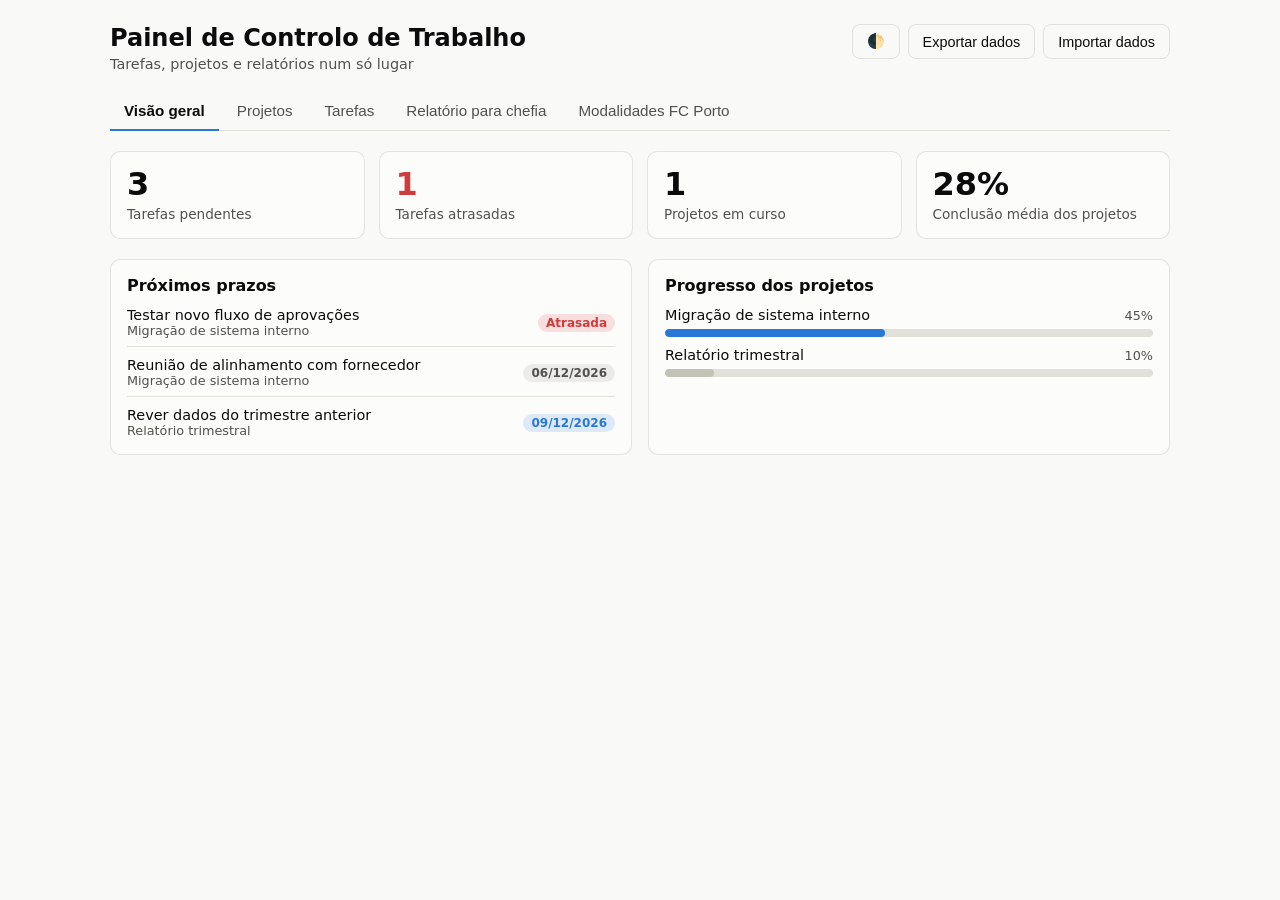
<file: index.html>
<!doctype html>
<html lang="pt-PT">
<head>
<meta charset="UTF-8" />
<meta name="viewport" content="width=device-width, initial-scale=1.0" />
<title>Painel de Controlo de Trabalho</title>
<link rel="stylesheet" href="css/styles.css" />
</head>
<body>
<div class="app">

  <header class="topbar">
    <div class="topbar-title">
      <h1>Painel de Controlo de Trabalho</h1>
      <p class="muted">Tarefas, projetos e relatórios num só lugar</p>
    </div>
    <div class="topbar-actions">
      <button id="btnTheme" class="btn btn-ghost" title="Alternar tema">🌓</button>
      <button id="btnExport" class="btn btn-ghost">Exportar dados</button>
      <button id="btnImport" class="btn btn-ghost">Importar dados</button>
      <input type="file" id="fileImport" accept="application/json" hidden />
    </div>
  </header>

  <nav class="tabs" role="tablist">
    <button class="tab active" data-tab="overview" role="tab" aria-selected="true">Visão geral</button>
    <button class="tab" data-tab="projects" role="tab" aria-selected="false">Projetos</button>
    <button class="tab" data-tab="tasks" role="tab" aria-selected="false">Tarefas</button>
    <button class="tab" data-tab="report" role="tab" aria-selected="false">Relatório para chefia</button>
    <button class="tab" data-tab="fcporto" role="tab" aria-selected="false">Modalidades FC Porto</button>
  </nav>

  <main>

    <!-- OVERVIEW -->
    <section id="tab-overview" class="tab-panel active">
      <div class="kpi-row" id="kpiRow"></div>

      <div class="grid-2">
        <div class="card">
          <h2>Próximos prazos</h2>
          <div id="upcomingList" class="list"></div>
        </div>
        <div class="card">
          <h2>Progresso dos projetos</h2>
          <div id="projectProgressList" class="list"></div>
        </div>
      </div>
    </section>

    <!-- PROJECTS -->
    <section id="tab-projects" class="tab-panel">
      <div class="section-head">
        <h2>Projetos</h2>
        <button id="btnNewProject" class="btn btn-primary">+ Novo projeto</button>
      </div>
      <div id="projectsGrid" class="cards-grid"></div>
    </section>

    <!-- TASKS -->
    <section id="tab-tasks" class="tab-panel">
      <div class="section-head">
        <h2>Tarefas</h2>
        <button id="btnNewTask" class="btn btn-primary">+ Nova tarefa</button>
      </div>

      <div class="filters">
        <select id="filterProject"><option value="">Todos os projetos</option></select>
        <select id="filterStatus">
          <option value="">Todos os estados</option>
          <option value="pendente">Pendente</option>
          <option value="em-curso">Em curso</option>
          <option value="concluida">Concluída</option>
          <option value="bloqueada">Bloqueada</option>
        </select>
        <select id="filterPriority">
          <option value="">Todas as prioridades</option>
          <option value="alta">Alta</option>
          <option value="media">Média</option>
          <option value="baixa">Baixa</option>
        </select>
      </div>

      <div class="table-wrap">
        <table class="task-table">
          <thead>
            <tr>
              <th>Tarefa</th>
              <th>Projeto</th>
              <th>Prioridade</th>
              <th>Prazo</th>
              <th>Estado</th>
              <th></th>
            </tr>
          </thead>
          <tbody id="taskTableBody"></tbody>
        </table>
      </div>
    </section>

    <!-- REPORT -->
    <section id="tab-report" class="tab-panel">
      <div class="section-head no-print">
        <h2>Relatório para chefia</h2>
        <button id="btnPrint" class="btn btn-primary">Imprimir / Exportar PDF</button>
      </div>
      <div id="reportView" class="report"></div>
    </section>

    <!-- FC PORTO MODALITIES -->
    <section id="tab-fcporto" class="tab-panel">
      <div class="section-head">
        <h2>Modalidades FC Porto</h2>
      </div>

      <div class="modality-pills" id="modalityPills"></div>

      <div id="modalityContent"></div>
    </section>

  </main>
</div>

<!-- MANUAL PLAYER MODAL (Futsal / Voleibol) -->
<div id="manualPlayerModal" class="modal-backdrop hidden">
  <div class="modal">
    <h2 id="manualPlayerModalTitle">Novo jogador</h2>
    <form id="manualPlayerForm">
      <input type="hidden" id="manualPlayerId" />
      <label>Número
        <input type="text" id="manualPlayerNumber" />
      </label>
      <label>Nome
        <input type="text" id="manualPlayerName" required />
      </label>
      <label>Posição
        <input type="text" id="manualPlayerPosition" />
      </label>
      <div class="modal-actions">
        <button type="button" class="btn btn-ghost" id="manualPlayerDelete" hidden>Eliminar</button>
        <div class="spacer"></div>
        <button type="button" class="btn btn-ghost" id="manualPlayerCancel">Cancelar</button>
        <button type="submit" class="btn btn-primary">Guardar</button>
      </div>
    </form>
  </div>
</div>

<!-- MANUAL MATCH MODAL (Futsal / Voleibol) -->
<div id="manualMatchModal" class="modal-backdrop hidden">
  <div class="modal">
    <h2 id="manualMatchModalTitle">Novo jogo</h2>
    <form id="manualMatchForm">
      <input type="hidden" id="manualMatchId" />
      <label>Data
        <input type="date" id="manualMatchDate" required />
      </label>
      <label>Adversário
        <input type="text" id="manualMatchOpponent" required />
      </label>
      <div class="form-row">
        <label>Local
          <select id="manualMatchVenue">
            <option value="casa">Casa</option>
            <option value="fora">Fora</option>
          </select>
        </label>
        <label>Competição
          <input type="text" id="manualMatchCompetition" />
        </label>
      </div>
      <label>Resultado (opcional)
        <input type="text" id="manualMatchResult" placeholder="ex: 28-24" />
      </label>
      <div class="modal-actions">
        <button type="button" class="btn btn-ghost" id="manualMatchDelete" hidden>Eliminar</button>
        <div class="spacer"></div>
        <button type="button" class="btn btn-ghost" id="manualMatchCancel">Cancelar</button>
        <button type="submit" class="btn btn-primary">Guardar</button>
      </div>
    </form>
  </div>
</div>

<!-- PERFORMANCE MODAL (histórico por competição/época) -->
<div id="performanceModal" class="modal-backdrop hidden">
  <div class="modal">
    <h2 id="performanceModalTitle">Novo registo de época</h2>
    <form id="performanceForm">
      <input type="hidden" id="performanceId" />
      <div class="form-row">
        <label>Época
          <input type="text" id="performanceSeason" placeholder="ex: 2024/2025" required />
        </label>
        <label>Competição
          <input type="text" id="performanceCompetition" placeholder="ex: Campeonato Andebol 1" required />
        </label>
      </div>
      <label>Resultado final
        <input type="text" id="performanceResult" placeholder="ex: 3º lugar, Campeão, Eliminado nas meias-finais" required />
      </label>
      <div class="form-row">
        <label>Vitórias
          <input type="number" id="performanceWon" min="0" />
        </label>
        <label>Empates
          <input type="number" id="performanceDrawn" min="0" />
        </label>
        <label>Derrotas
          <input type="number" id="performanceLost" min="0" />
        </label>
      </div>
      <div class="modal-actions">
        <button type="button" class="btn btn-ghost" id="performanceDelete" hidden>Eliminar</button>
        <div class="spacer"></div>
        <button type="button" class="btn btn-ghost" id="performanceCancel">Cancelar</button>
        <button type="submit" class="btn btn-primary">Guardar</button>
      </div>
    </form>
  </div>
</div>

<!-- PROJECT MODAL -->
<div id="projectModal" class="modal-backdrop hidden">
  <div class="modal">
    <h2 id="projectModalTitle">Novo projeto</h2>
    <form id="projectForm">
      <input type="hidden" id="projectId" />
      <label>Nome
        <input type="text" id="projectName" required />
      </label>
      <label>Descrição
        <textarea id="projectDesc" rows="2"></textarea>
      </label>
      <div class="form-row">
        <label>Estado
          <select id="projectStatus">
            <option value="planeamento">Planeamento</option>
            <option value="em-curso">Em curso</option>
            <option value="concluido">Concluído</option>
            <option value="bloqueado">Bloqueado</option>
          </select>
        </label>
        <label>Progresso (%)
          <input type="number" id="projectProgress" min="0" max="100" value="0" />
        </label>
      </div>
      <label>Prazo
        <input type="date" id="projectDeadline" />
      </label>
      <div class="modal-actions">
        <button type="button" class="btn btn-ghost" id="projectDelete" hidden>Eliminar</button>
        <div class="spacer"></div>
        <button type="button" class="btn btn-ghost" id="projectCancel">Cancelar</button>
        <button type="submit" class="btn btn-primary">Guardar</button>
      </div>
    </form>
  </div>
</div>

<!-- TASK MODAL -->
<div id="taskModal" class="modal-backdrop hidden">
  <div class="modal">
    <h2 id="taskModalTitle">Nova tarefa</h2>
    <form id="taskForm">
      <input type="hidden" id="taskId" />
      <label>Título
        <input type="text" id="taskTitle" required />
      </label>
      <label>Projeto
        <select id="taskProject"><option value="">— Sem projeto —</option></select>
      </label>
      <div class="form-row">
        <label>Prioridade
          <select id="taskPriority">
            <option value="alta">Alta</option>
            <option value="media" selected>Média</option>
            <option value="baixa">Baixa</option>
          </select>
        </label>
        <label>Estado
          <select id="taskStatus">
            <option value="pendente">Pendente</option>
            <option value="em-curso">Em curso</option>
            <option value="concluida">Concluída</option>
            <option value="bloqueada">Bloqueada</option>
          </select>
        </label>
      </div>
      <label>Prazo
        <input type="date" id="taskDeadline" />
      </label>
      <label>Notas
        <textarea id="taskNotes" rows="2"></textarea>
      </label>
      <div class="modal-actions">
        <button type="button" class="btn btn-ghost" id="taskDelete" hidden>Eliminar</button>
        <div class="spacer"></div>
        <button type="button" class="btn btn-ghost" id="taskCancel">Cancelar</button>
        <button type="submit" class="btn btn-primary">Guardar</button>
      </div>
    </form>
  </div>
</div>

<script src="js/app.js"></script>
<script src="js/modalidades.js"></script>
</body>
</html>
</file>
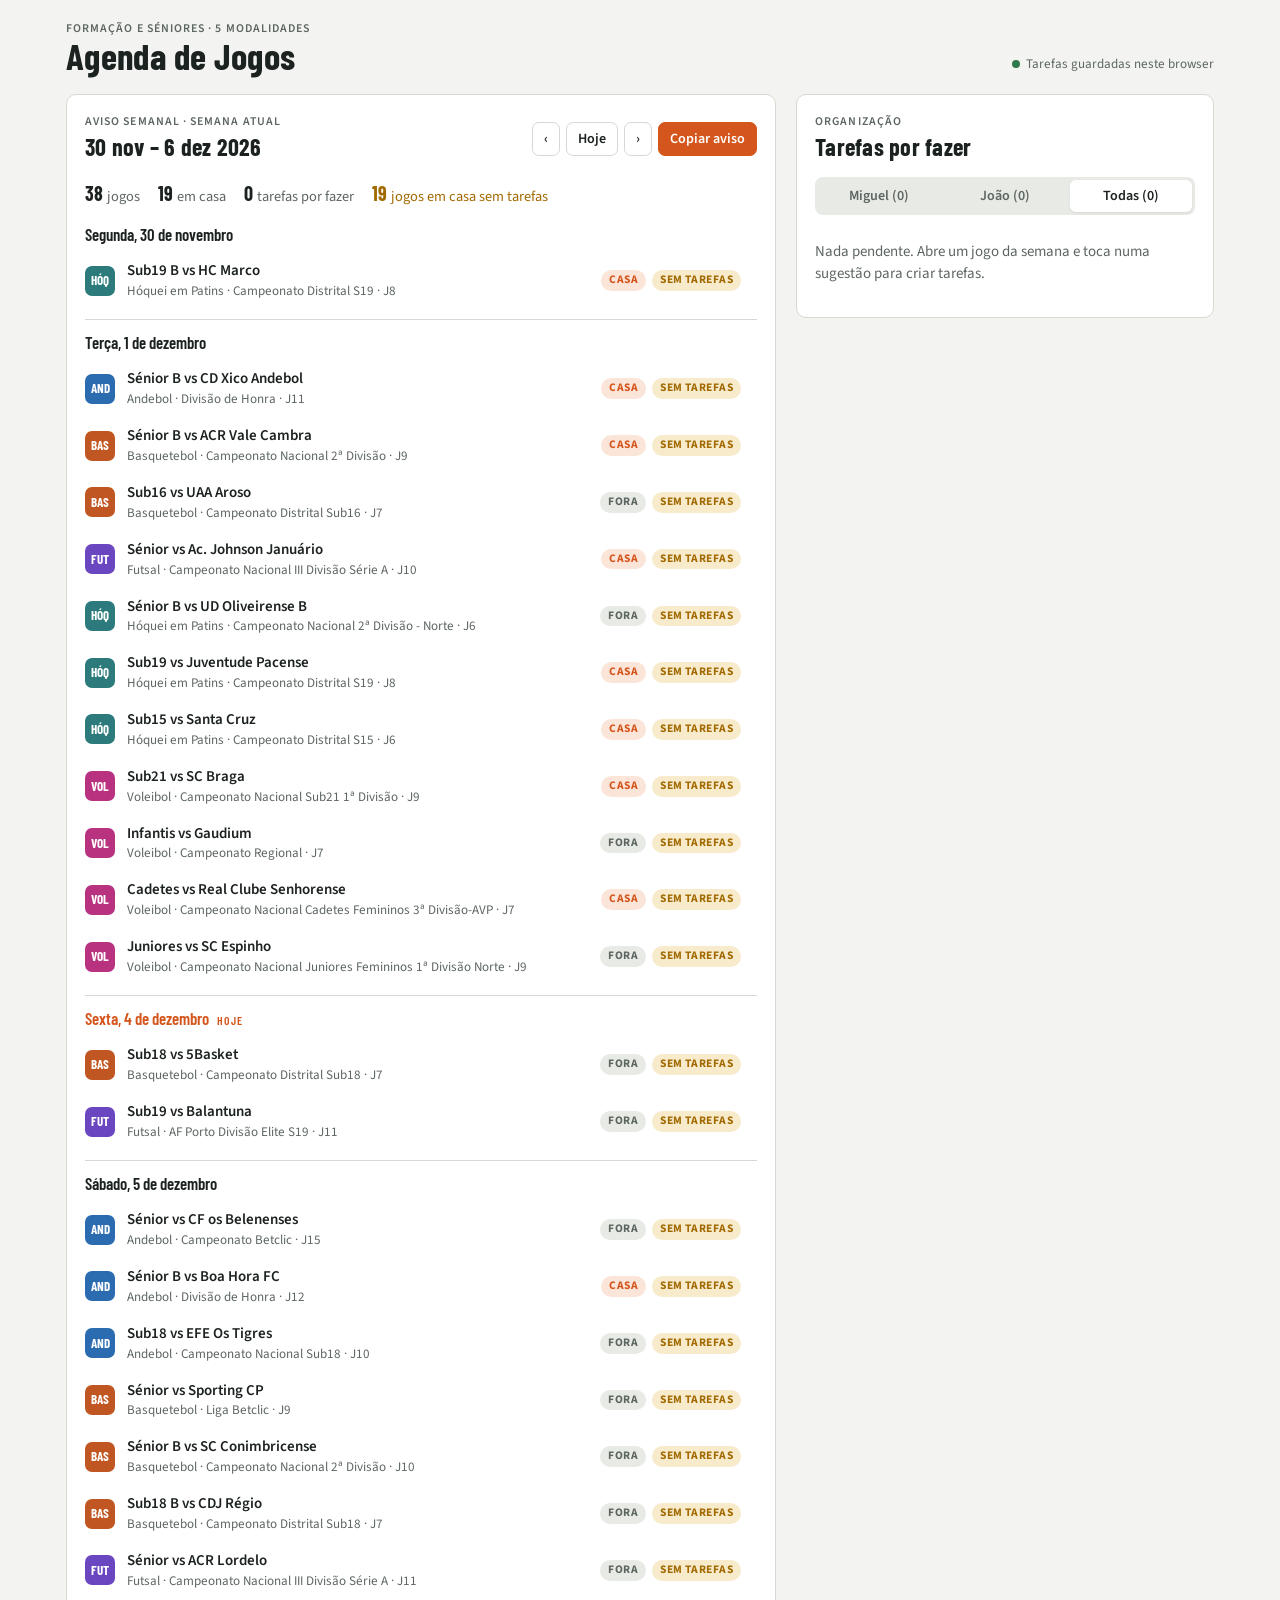
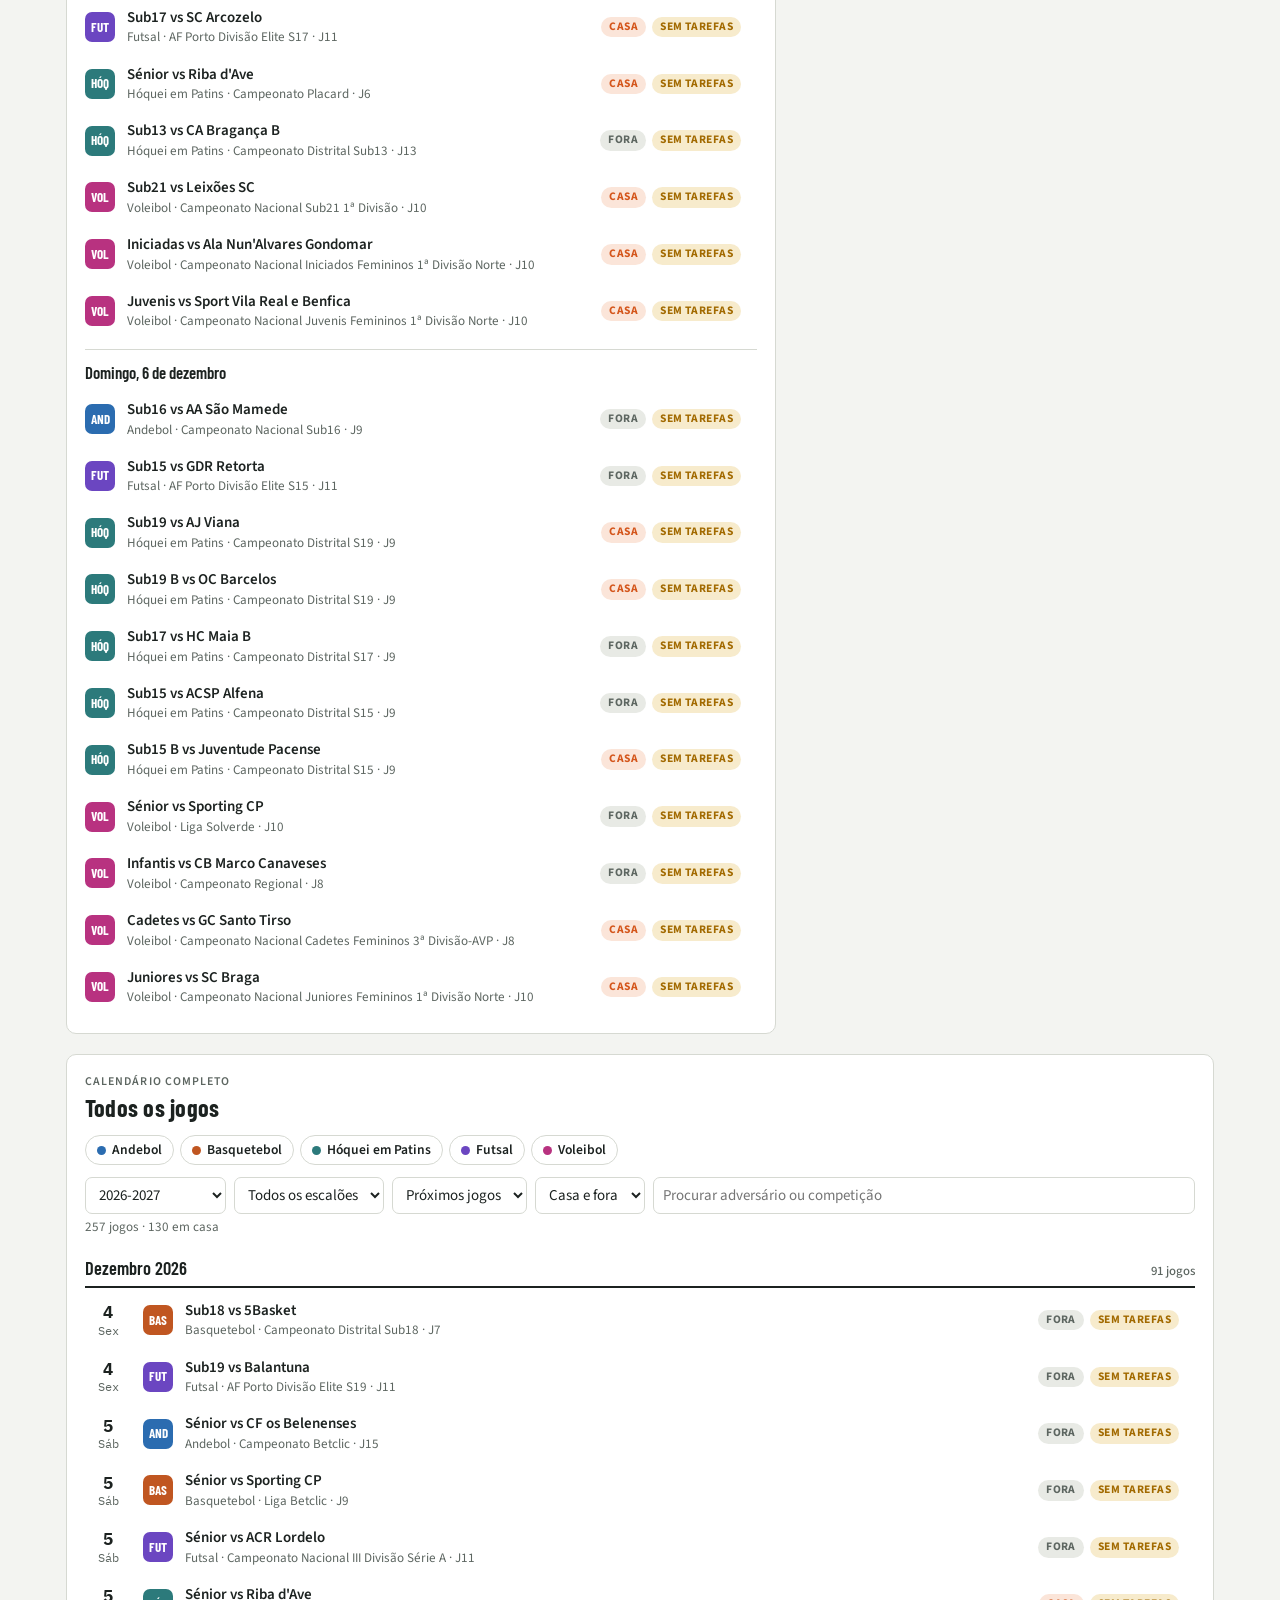
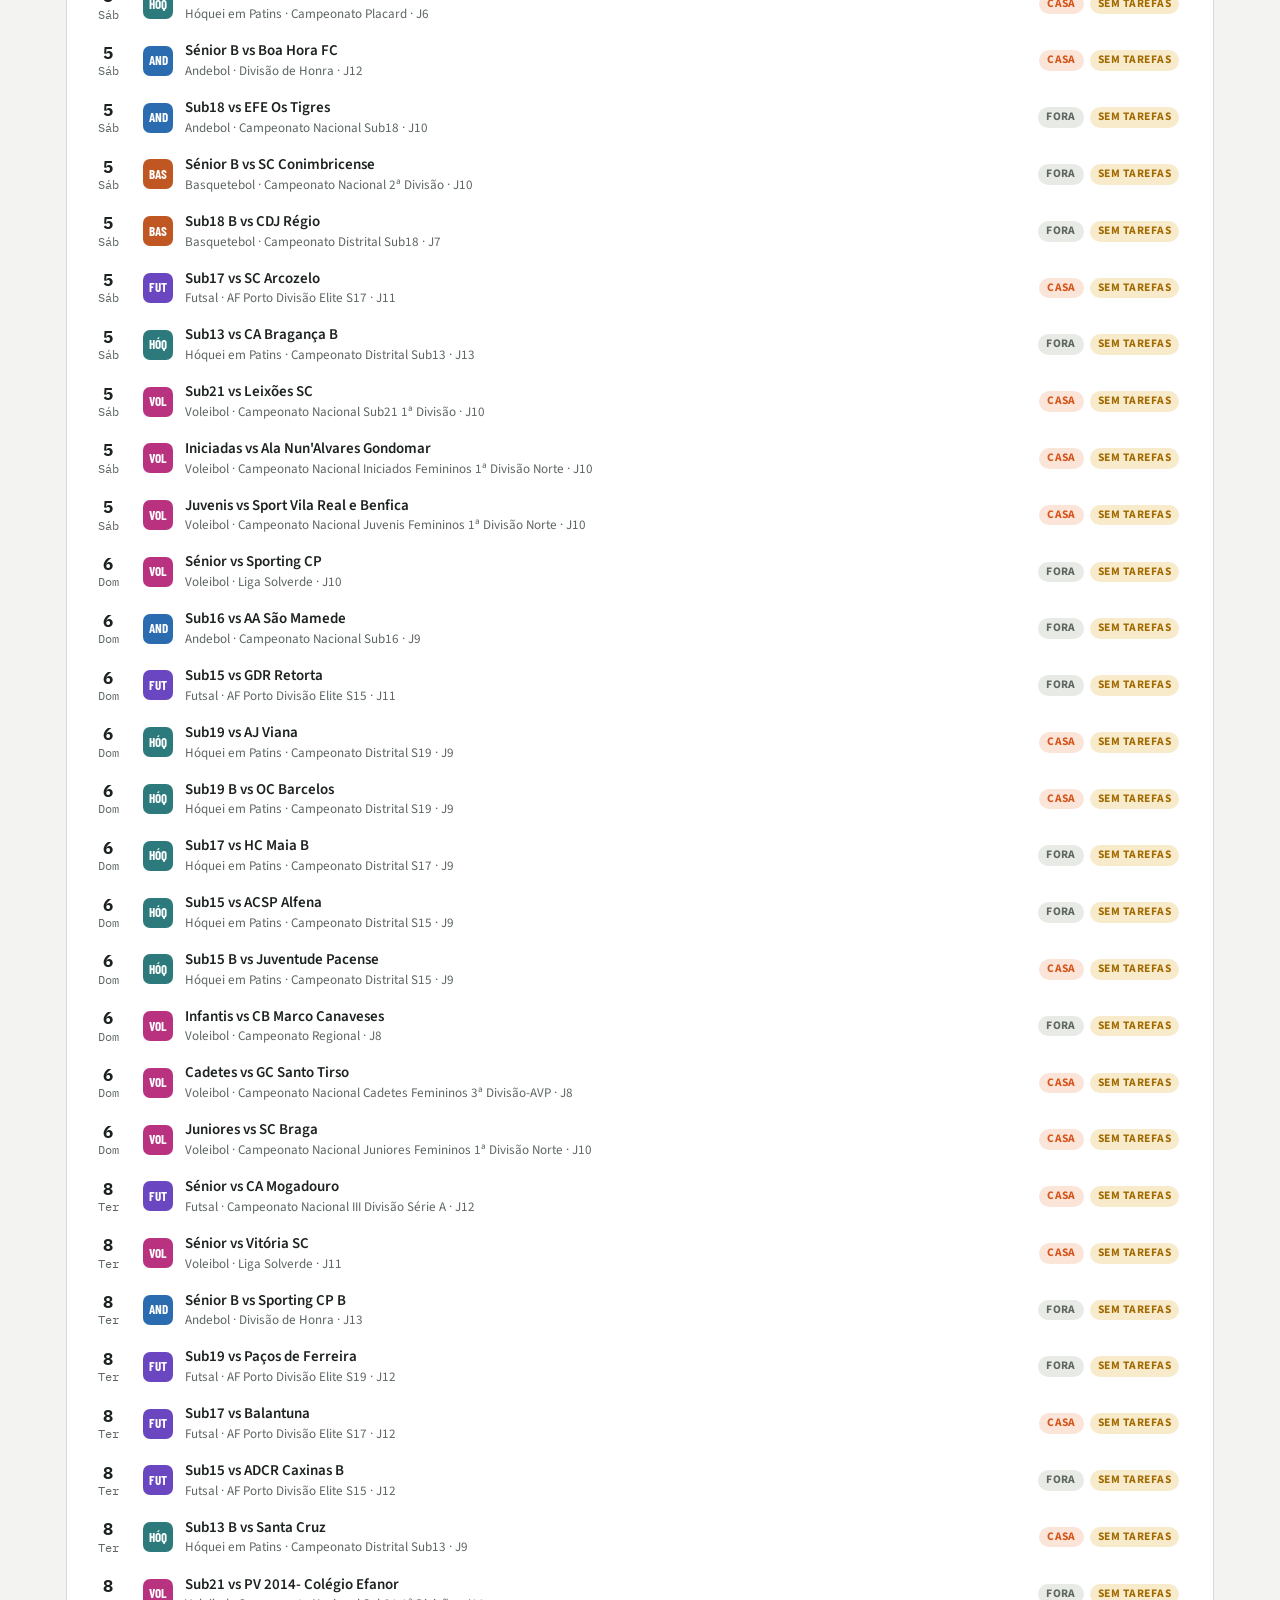
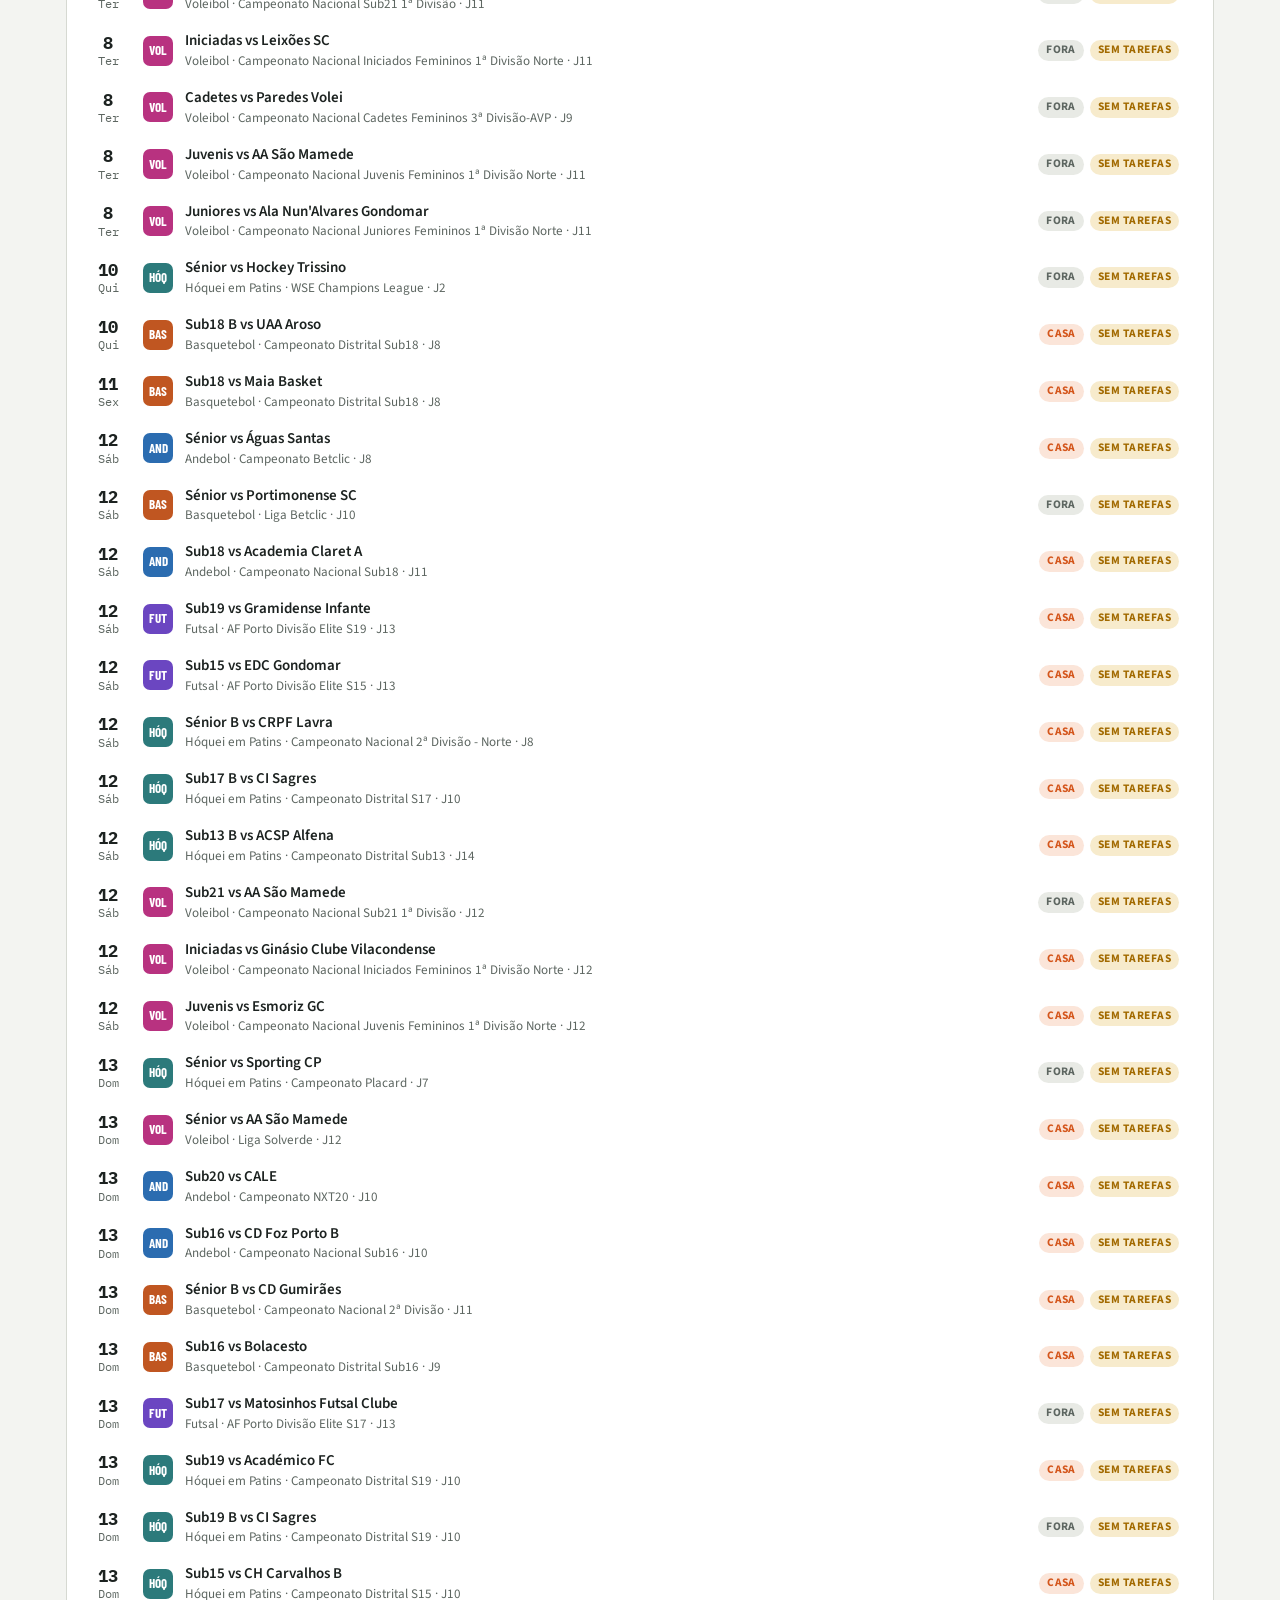
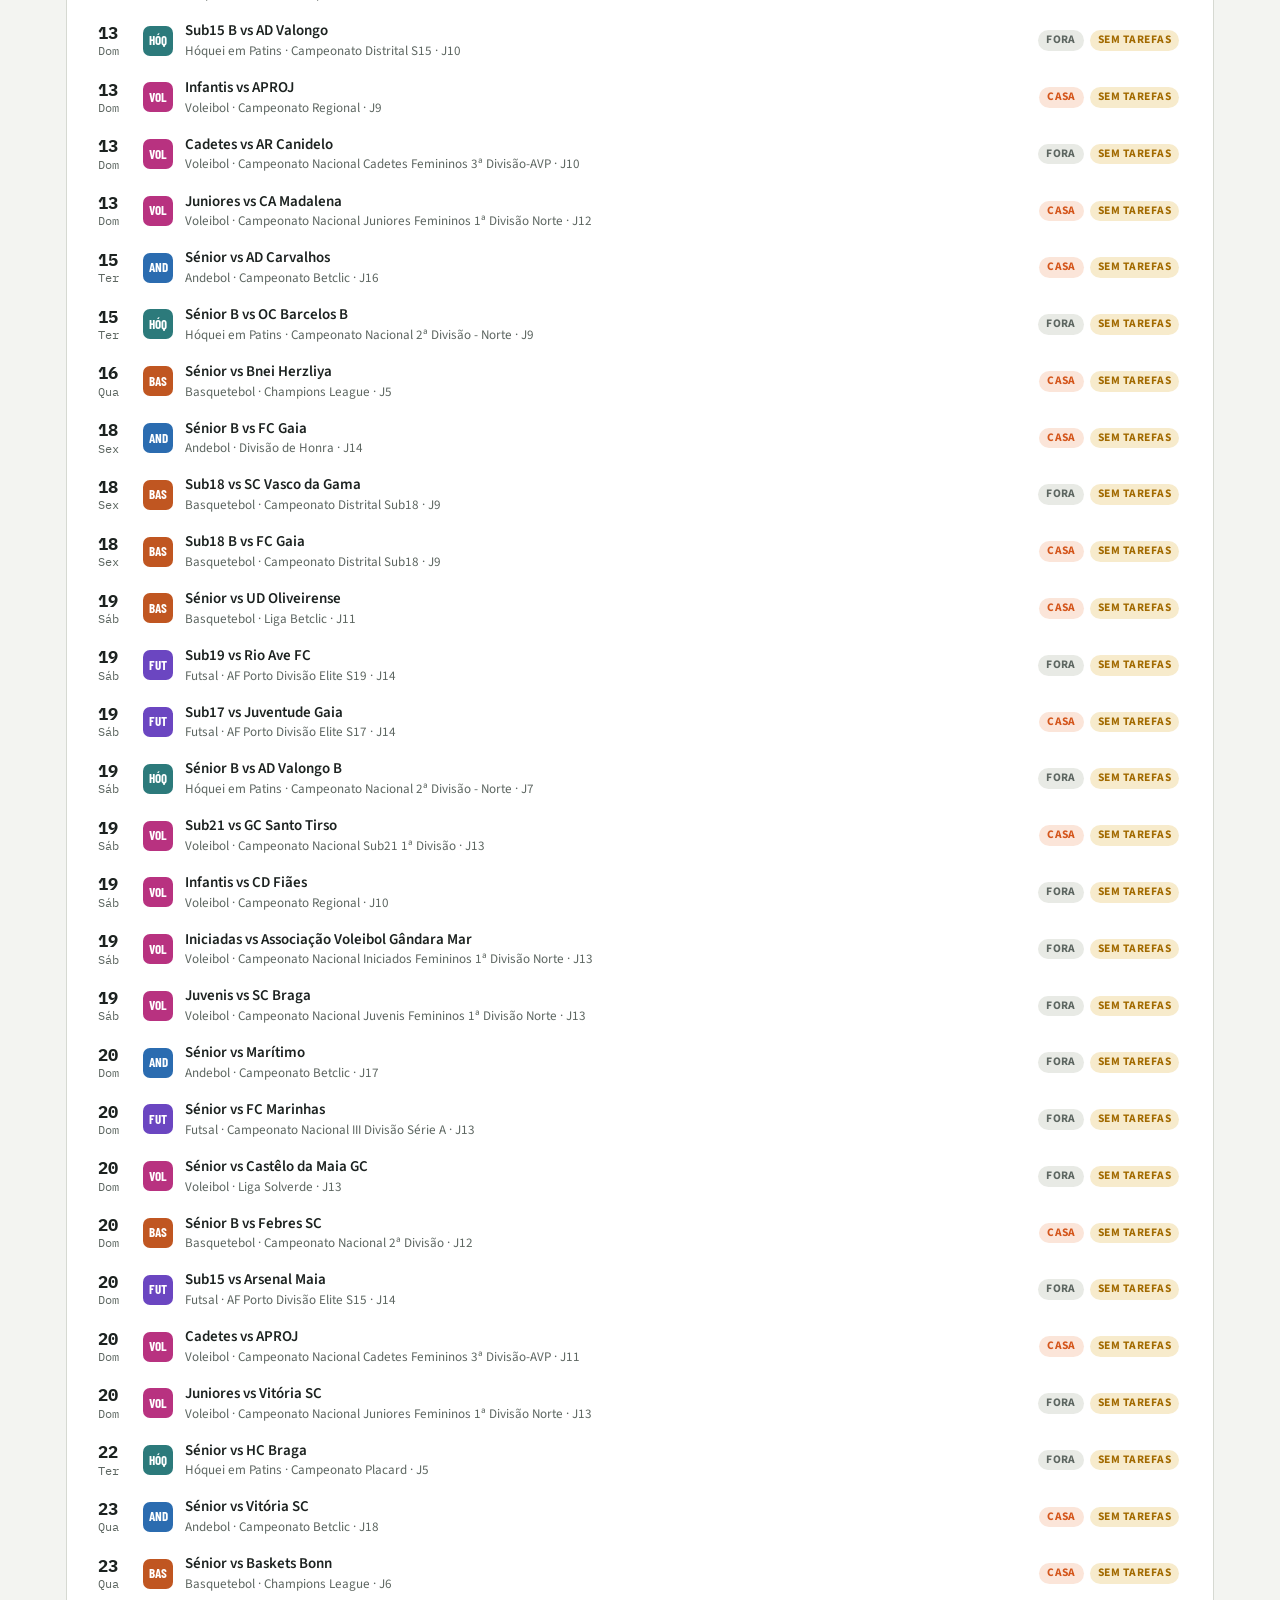
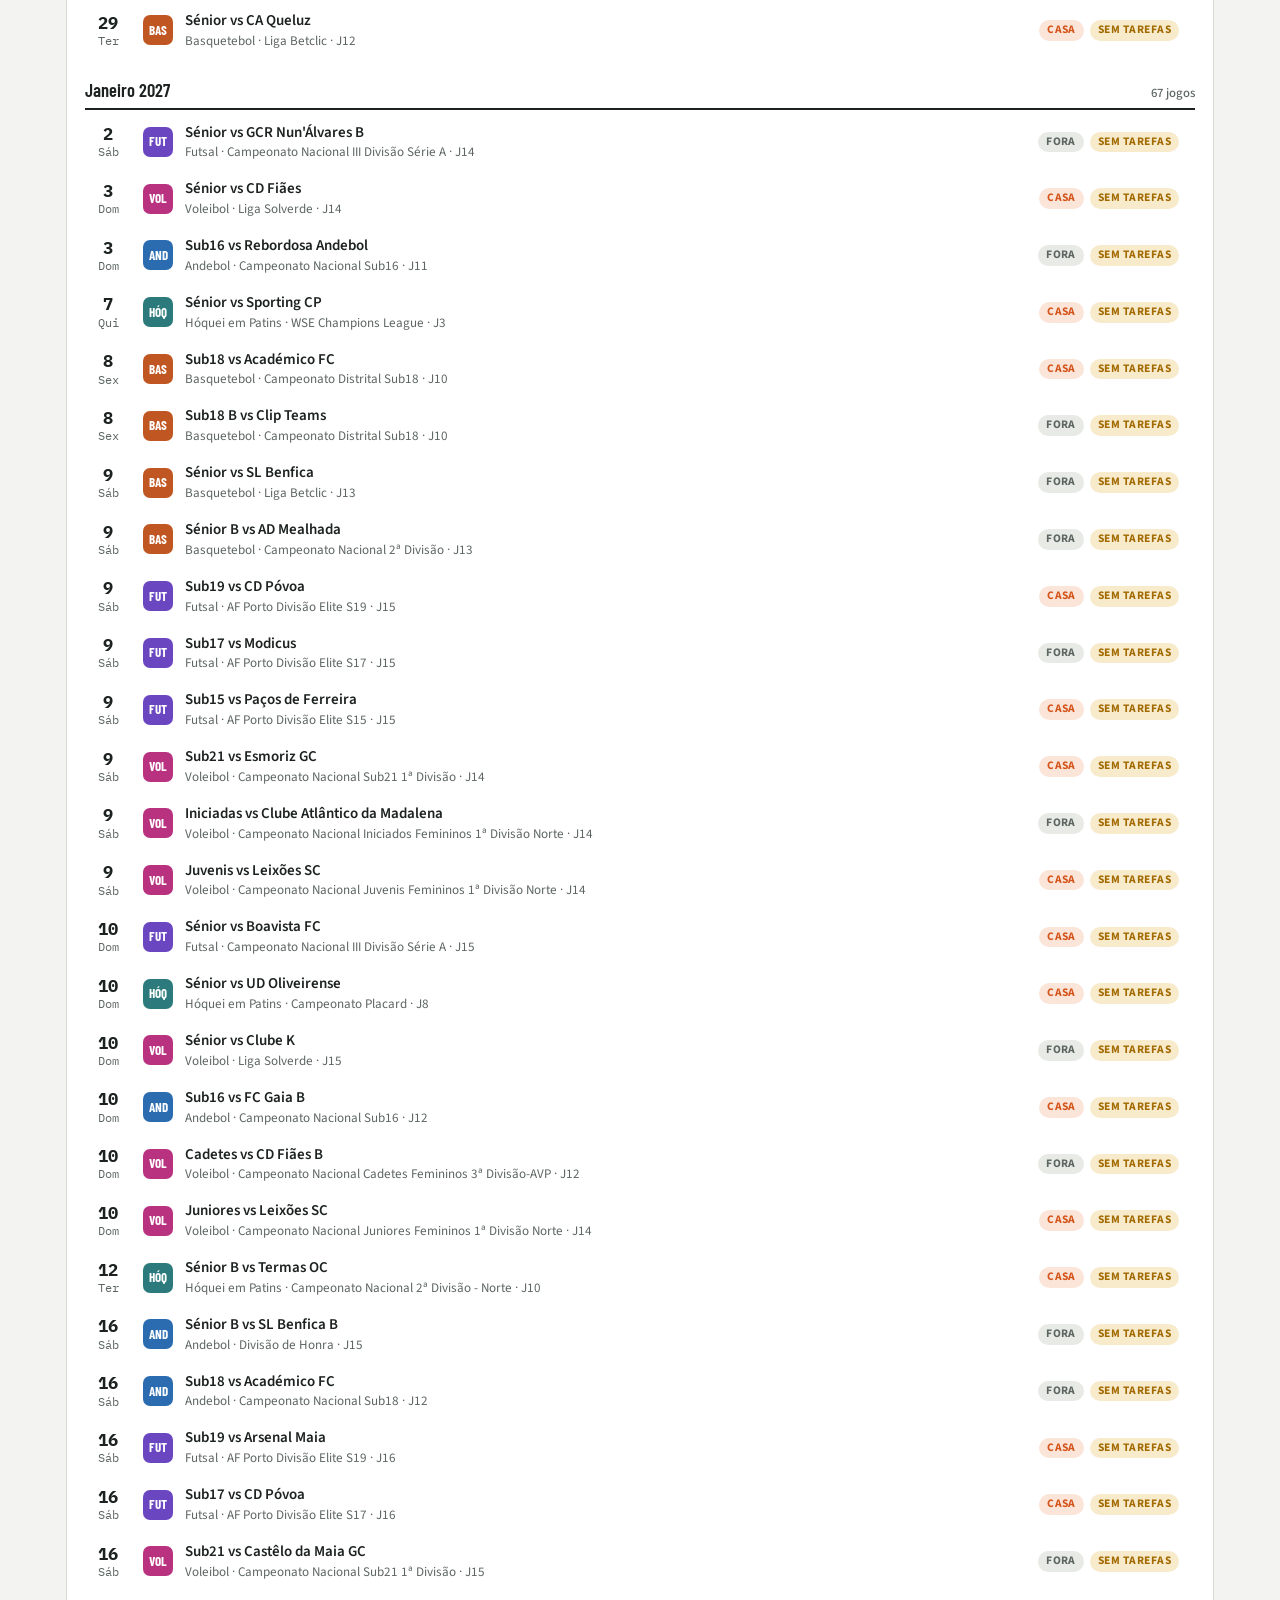
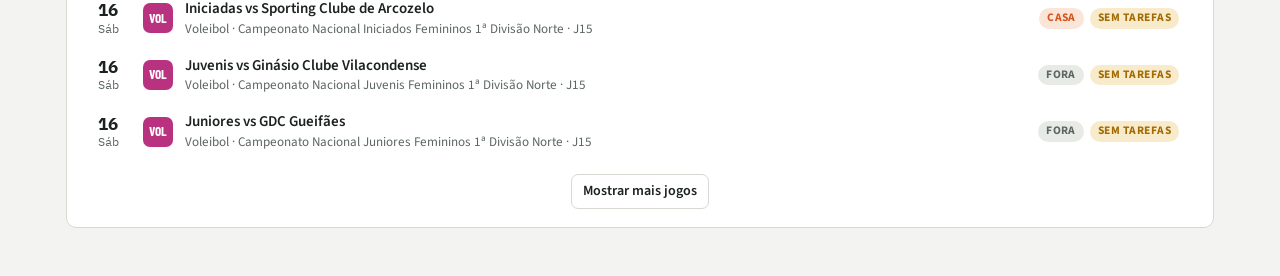
<file: agenda-jogos/index.html>
<!doctype html>
<html lang="pt-PT">
<head>
<meta charset="utf-8">
<meta name="viewport" content="width=device-width,initial-scale=1,viewport-fit=cover">
<style>body{margin:0}[hidden]{display:none!important}</style>
</head>
<body>
<title>Agenda de Jogos</title>
<meta name="claude:viewport-fit-sides" content="cover">
<link rel="preconnect" href="https://fonts.googleapis.com">
<link rel="stylesheet" href="https://fonts.googleapis.com/css2?family=Barlow+Condensed:wght@500;600;700&family=Source+Sans+3:wght@400;500;600;700&family=IBM+Plex+Mono:wght@500&display=swap">
<style>
/* Layout: operations board. Weekly brief on top, task queue beside it, full fixture list below. */
:root{
  --bg:#f3f4f1; --surface:#ffffff; --sunk:#e8eae5; --line:#d6d9d2;
  --fg:#1c2220; --muted:#5d6661; --accent:#d4561c; --accent-ink:#ffffff; --accent-soft:#fbe5d9;
  --ok:#2f7a4b; --ok-soft:#ddefe2; --warn:#a26a00; --warn-soft:#f7ebcc; --bad:#b0352f;
  --m-and:#2b6cb0; --m-bas:#c05621; --m-hoq:#2c7a7b; --m-fut:#6b46c1; --m-vol:#b83280;
  --display:"Barlow Condensed","Arial Narrow",system-ui,sans-serif;
  --body:"Source Sans 3",system-ui,-apple-system,"Segoe UI",sans-serif;
  --mono:"IBM Plex Mono",ui-monospace,Menlo,monospace;
}
@media (prefers-color-scheme:dark){:root:not([data-theme="light"]){
  --bg:#141816; --surface:#1d2220; --sunk:#252b28; --line:#333a36;
  --fg:#e9ece8; --muted:#9aa49e; --accent:#f07a3e; --accent-ink:#1a0e07; --accent-soft:#3a2418;
  --ok:#6cc58c; --ok-soft:#1d3426; --warn:#e3b04b; --warn-soft:#3a2f14; --bad:#ec7a73;
  --m-and:#74a8e6; --m-bas:#f0975a; --m-hoq:#5fc4c2; --m-fut:#a88bec; --m-vol:#e87bb8;
  color-scheme:dark}}
:root[data-theme="dark"]{
  --bg:#141816; --surface:#1d2220; --sunk:#252b28; --line:#333a36;
  --fg:#e9ece8; --muted:#9aa49e; --accent:#f07a3e; --accent-ink:#1a0e07; --accent-soft:#3a2418;
  --ok:#6cc58c; --ok-soft:#1d3426; --warn:#e3b04b; --warn-soft:#3a2f14; --bad:#ec7a73;
  --m-and:#74a8e6; --m-bas:#f0975a; --m-hoq:#5fc4c2; --m-fut:#a88bec; --m-vol:#e87bb8;
  color-scheme:dark}
*{box-sizing:border-box}
body{background:var(--bg);color:var(--fg);font-family:var(--body);font-size:15px;line-height:1.45}
.wrap{max-width:1180px;margin:0 auto;padding-block:20px 48px;padding-left:max(16px,env(safe-area-inset-left,0px));padding-right:max(16px,env(safe-area-inset-right,0px))}
h1,h2,h3{font-family:var(--display);font-weight:700;text-wrap:balance;margin:0;letter-spacing:.01em}
h1{font-size:2.3rem;line-height:1}
h2{font-size:1.5rem}
.eyebrow{font-size:.74rem;text-transform:uppercase;letter-spacing:.09em;color:var(--muted);font-weight:600}
.mono{font-family:var(--mono);font-variant-numeric:tabular-nums}
button,select,input{font:inherit;color:inherit}
button{cursor:pointer}
:focus-visible{outline:2px solid var(--accent);outline-offset:2px}
header.top{display:flex;flex-wrap:wrap;align-items:flex-end;justify-content:space-between;gap:12px 24px;margin-bottom:20px}
.sync{font-size:.82rem;color:var(--muted);display:flex;align-items:center;gap:6px}
.dot{width:8px;height:8px;border-radius:50%;background:var(--muted)}
.dot.on{background:var(--ok)} .dot.off{background:var(--bad)}

.grid{display:grid;grid-template-columns:minmax(0,1.7fr) minmax(0,1fr);gap:20px;align-items:start}
@media (max-width:880px){.grid{grid-template-columns:minmax(0,1fr)}}
.panel{background:var(--surface);border:1px solid var(--line);border-radius:10px;padding:18px;min-width:0}

/* weekly brief */
.week-head{display:flex;flex-wrap:wrap;align-items:center;justify-content:space-between;gap:10px;margin-bottom:14px}
.week-nav{display:flex;gap:6px;align-items:center}
.btn{border:1px solid var(--line);background:var(--surface);border-radius:7px;padding:6px 11px;font-weight:600;font-size:.88rem}
.btn:hover{background:var(--sunk)}
.btn.primary{background:var(--accent);border-color:var(--accent);color:var(--accent-ink)}
.btn.primary:hover{filter:brightness(1.07)}
.stats{display:flex;flex-wrap:wrap;gap:8px 18px;margin-bottom:14px;font-size:.9rem;color:var(--muted)}
.stats b{color:var(--fg);font-family:var(--display);font-size:1.25rem;margin-right:4px}
.day{border-top:1px solid var(--line);padding-top:10px;margin-top:10px}
.day:first-of-type{border-top:0;margin-top:0;padding-top:0}
.day-label{font-family:var(--display);font-weight:600;font-size:1.05rem;margin-bottom:6px;display:flex;gap:8px;align-items:baseline}
.day-label.today{color:var(--accent)}
.empty{color:var(--muted);padding:14px 0}

.game{display:grid;grid-template-columns:auto minmax(0,1fr) auto;gap:4px 12px;align-items:center;width:100%;text-align:left;background:transparent;border:0;border-radius:8px;padding:8px 8px;margin:0 -8px}
.game:hover{background:var(--sunk)}
.sport{width:30px;height:30px;border-radius:7px;display:grid;place-items:center;font-family:var(--display);font-weight:700;font-size:.82rem;color:#fff;background:var(--c)}
.g-main{min-width:0}
.g-title{display:block;font-weight:600;overflow:hidden;text-overflow:ellipsis;white-space:nowrap}
.g-sub{display:block;font-size:.82rem;color:var(--muted);overflow:hidden;text-overflow:ellipsis;white-space:nowrap}
.g-side{display:flex;gap:6px;align-items:center;justify-content:flex-end;flex-wrap:wrap}
.pill{font-size:.72rem;font-weight:700;letter-spacing:.04em;text-transform:uppercase;border-radius:999px;padding:2px 8px;white-space:nowrap}
.pill.casa{background:var(--accent-soft);color:var(--accent)}
.pill.fora,.pill.neutro{background:var(--sunk);color:var(--muted)}
.pill.t-none{background:var(--warn-soft);color:var(--warn)}
.pill.t-open{background:var(--sunk);color:var(--fg)}
.pill.t-done{background:var(--ok-soft);color:var(--ok)}
.res{font-family:var(--mono);font-size:.85rem}
.res.w{color:var(--ok)} .res.l{color:var(--bad)} .res.d{color:var(--warn)}

/* task queue */
.tabs{display:flex;gap:4px;background:var(--sunk);padding:3px;border-radius:8px;margin:12px 0}
.tabs button{flex:1;border:0;background:transparent;border-radius:6px;padding:6px 8px;font-weight:600;font-size:.88rem;color:var(--muted)}
.tabs button[aria-pressed="true"]{background:var(--surface);color:var(--fg);box-shadow:0 1px 2px rgb(0 0 0 / .08)}
.q-item{display:grid;grid-template-columns:auto minmax(0,1fr);gap:10px;padding:8px 0;border-top:1px solid var(--line)}
.q-item:first-child{border-top:0}
.q-game{font-size:.8rem;color:var(--muted);background:none;border:0;padding:0;text-align:left;text-decoration:underline;text-decoration-color:var(--line);text-underline-offset:3px}
.chk{width:20px;height:20px;accent-color:var(--ok);margin-top:2px}
.who{font-size:.72rem;font-weight:700;border-radius:4px;padding:1px 6px;margin-left:6px;white-space:nowrap}
.who.Miguel{background:var(--accent-soft);color:var(--accent)}
.who.João{background:color-mix(in srgb,var(--m-and) 18%,transparent);color:var(--m-and)}
.who.Ambos{background:var(--sunk);color:var(--fg)}
.done-t{text-decoration:line-through;color:var(--muted)}

/* all fixtures */
.fixtures{margin-top:20px}
.filters{display:flex;flex-wrap:wrap;gap:8px;margin:12px 0 4px}
.filters select,.filters input{border:1px solid var(--line);background:var(--surface);border-radius:7px;padding:6px 9px;min-width:0}
.filters input{flex:1 1 180px}
.chips{display:flex;flex-wrap:wrap;gap:6px;margin:10px 0}
.chip{border:1px solid var(--line);background:var(--surface);border-radius:999px;padding:4px 11px;font-size:.85rem;font-weight:600;display:inline-flex;align-items:center;gap:6px}
.chip i{width:9px;height:9px;border-radius:50%;background:var(--c)}
.chip[aria-pressed="true"]{border-color:var(--fg);background:var(--fg);color:var(--bg)}
.month{font-family:var(--display);font-weight:600;font-size:1.15rem;margin:18px 0 4px;padding-bottom:4px;border-bottom:2px solid var(--fg);display:flex;justify-content:space-between;align-items:baseline}
.month span{font-family:var(--body);font-size:.8rem;color:var(--muted);font-weight:500}
.row-date{font-family:var(--mono);font-size:.78rem;color:var(--muted);width:46px;text-align:center;line-height:1.15}
.row-date b{display:block;font-size:1.05rem;color:var(--fg)}
.game.rowg{grid-template-columns:auto auto minmax(0,1fr) auto}
.more{margin:14px auto 0;display:block}

/* dialog */
dialog{border:1px solid var(--line);border-radius:12px;padding:0;background:var(--surface);color:var(--fg);width:min(560px,calc(100vw - 24px));max-height:calc(100dvh - 32px)}
dialog::backdrop{background:rgb(10 14 12 / .45)}
.dlg-h{padding:18px 18px 12px;border-bottom:1px solid var(--line);display:flex;gap:12px;align-items:flex-start}
.dlg-b{padding:14px 18px 20px;display:grid;gap:14px}
.meta{display:grid;grid-template-columns:auto 1fr;gap:3px 12px;font-size:.88rem}
.meta dt{color:var(--muted)} .meta dd{margin:0}
.x{margin-left:auto;border:0;background:transparent;font-size:1.5rem;line-height:1;padding:2px 6px;color:var(--muted)}
.tpl{display:flex;flex-wrap:wrap;gap:6px}
.tpl button{border:1px dashed var(--line);background:transparent;border-radius:6px;padding:4px 9px;font-size:.84rem}
.tpl button:hover{border-style:solid;border-color:var(--accent);color:var(--accent)}
.tpl button:disabled{opacity:.4;cursor:default;border-style:solid;color:var(--muted)}
.add{display:flex;flex-wrap:wrap;gap:6px}
.add input{flex:1 1 200px;border:1px solid var(--line);background:var(--bg);border-radius:7px;padding:7px 10px;min-width:0}
.seg{display:inline-flex;border:1px solid var(--line);border-radius:7px;overflow:hidden}
.seg button{border:0;background:var(--surface);padding:6px 10px;font-weight:600;font-size:.85rem;border-left:1px solid var(--line)}
.seg button:first-child{border-left:0}
.seg button[aria-pressed="true"]{background:var(--fg);color:var(--bg)}
.task{display:grid;grid-template-columns:auto minmax(0,1fr) auto auto;gap:8px;align-items:center;padding:7px 0;border-top:1px solid var(--line)}
.task:first-child{border-top:0}
.task select{border:1px solid var(--line);background:var(--surface);border-radius:6px;padding:3px 4px;font-size:.8rem}
.del{border:0;background:transparent;color:var(--muted);font-size:1.1rem;padding:0 4px}
.del:hover{color:var(--bad)}
.note{font-size:.82rem;color:var(--muted)}
.toast{position:fixed;left:50%;bottom:calc(20px + env(safe-area-inset-bottom,0px));transform:translateX(-50%);background:var(--fg);color:var(--bg);padding:8px 14px;border-radius:8px;font-weight:600;font-size:.9rem;z-index:20}
@media (prefers-reduced-motion:no-preference){.game,.btn,.chip{transition:background .12s,border-color .12s}}
</style>

<div class="wrap">
  <header class="top">
    <div>
      <div class="eyebrow">Formação e Séniores · 5 modalidades</div>
      <h1>Agenda de Jogos</h1>
    </div>
    <div class="sync"><span class="dot" id="syncDot"></span><span id="syncTxt">A ligar às tarefas partilhadas…</span></div>
  </header>

  <div class="grid">
    <section class="panel" aria-labelledby="wkTitle">
      <div class="week-head">
        <div>
          <div class="eyebrow" id="wkEyebrow">Aviso semanal</div>
          <h2 id="wkTitle">Esta semana</h2>
        </div>
        <div class="week-nav">
          <button class="btn" id="wkPrev" aria-label="Semana anterior">‹</button>
          <button class="btn" id="wkNow">Hoje</button>
          <button class="btn" id="wkNext" aria-label="Semana seguinte">›</button>
          <button class="btn primary" id="wkCopy">Copiar aviso</button>
        </div>
      </div>
      <div class="stats" id="wkStats"></div>
      <div id="wkList"></div>
    </section>

    <aside class="panel" aria-labelledby="qTitle">
      <div class="eyebrow">Organização</div>
      <h2 id="qTitle">Tarefas por fazer</h2>
      <div class="tabs" role="group" aria-label="Pessoa">
        <button data-q="Miguel" aria-pressed="false">Miguel <span id="cM"></span></button>
        <button data-q="João" aria-pressed="false">João <span id="cJ"></span></button>
        <button data-q="all" aria-pressed="true">Todas <span id="cA"></span></button>
      </div>
      <div id="qList"></div>
    </aside>
  </div>

  <section class="panel fixtures" aria-labelledby="fxTitle">
    <div class="eyebrow">Calendário completo</div>
    <h2 id="fxTitle">Todos os jogos</h2>
    <div class="chips" id="modChips" role="group" aria-label="Modalidade"></div>
    <div class="filters">
      <select id="fSeason" aria-label="Época"></select>
      <select id="fTeam" aria-label="Escalão"></select>
      <select id="fState" aria-label="Estado">
        <option value="next">Próximos jogos</option>
        <option value="past">Já realizados</option>
        <option value="all">Todos</option>
      </select>
      <select id="fVenue" aria-label="Local">
        <option value="">Casa e fora</option>
        <option value="Casa">Só em casa</option>
        <option value="Fora">Só fora</option>
        <option value="Neutro">Neutro</option>
      </select>
      <input id="fSearch" type="search" placeholder="Procurar adversário ou competição">
    </div>
    <div class="note" id="fxCount"></div>
    <div id="fxList"></div>
    <button class="btn more" id="fxMore" hidden>Mostrar mais jogos</button>
  </section>
</div>

<dialog id="dlg" aria-labelledby="dTitle">
  <div class="dlg-h">
    <span class="sport" id="dSport"></span>
    <div style="min-width:0">
      <div class="eyebrow" id="dEyebrow"></div>
      <h2 id="dTitle"></h2>
    </div>
    <button class="x" id="dClose" aria-label="Fechar">×</button>
  </div>
  <div class="dlg-b">
    <dl class="meta" id="dMeta"></dl>
    <div>
      <div class="eyebrow" style="margin-bottom:6px">Tarefas do jogo</div>
      <div id="dTasks"></div>
    </div>
    <div>
      <div class="eyebrow" style="margin-bottom:6px">Atribuir a</div>
      <div class="seg" id="dWho" role="group" aria-label="Responsável">
        <button data-w="Miguel" aria-pressed="true">Miguel</button>
        <button data-w="João" aria-pressed="false">João</button>
        <button data-w="Ambos" aria-pressed="false">Ambos</button>
      </div>
    </div>
    <div>
      <div class="eyebrow" style="margin-bottom:6px">Sugestões — toca para criar</div>
      <div class="tpl" id="dTpl"></div>
    </div>
    <form class="add" id="dAdd">
      <input id="dNew" placeholder="Outra tarefa, ex.: levar bolas extra" maxlength="120" autocomplete="off">
      <button class="btn primary" type="submit">Adicionar</button>
    </form>
    <div class="note" id="dNote"></div>
  </div>
</dialog>

<div class="toast" id="toast" hidden></div>

<script>
const RAW = [["6f8d8a6456","Andebol","2024-2025","Sénior","Supertaça Portugal","Meia Final","-","sl benfica","2024-08-24","Neutro","31-34","Derrotado",""],["b44cee9742","Andebol","2024-2025","Sénior","Supertaça Ibérica","Meia Final","-","Barcelona","2024-08-31","Neutro","39-31","Vencedor",""],["427ee73a43","Andebol","2024-2025","Sénior","Supertaça Ibérica","3º e 4º","-","CB Torrelavega","2024-09-01","Neutro","27-30","Derrotado",""],["a64dab6e1c","Andebol","2024-2025","Sénior","Andebol 1","1ª Fase","2","sl benfica","2024-09-07","Fora","24-27","Vencedor",""],["ddf348bf50","Andebol","2024-2025","Sénior","Andebol 1","1ª Fase","1","Vitória SC","2024-09-11","Casa","42-22","Vencedor",""],["fb3dc85bc5","Andebol","2024-2025","Sénior","Andebol 1","1ª Fase","3","SC Horta","2024-09-14","Casa","35-26","Vencedor",""],["dd79c90ea9","Andebol","2024-2025","Sénior","Andebol 1","1ª Fase","4","Póvoa AC","2024-09-19","Fora","21-36","Vencedor",""],["8974488b90","Voleibol","2024-2025","Sénior","Taça Ibérica","Meia Final","-","Avarca de Menorca","2024-09-21","Neutro","1-3","Derrotado",""],["ba311a9410","Voleibol","2024-2025","Sénior","Taça Ibérica","Final","-","sl benfica","2024-09-22","Neutro","3-1","Vencedor","Vencedor competição"],["3738d1e319","Andebol","2024-2025","Sénior","Andebol 1","1ª Fase","5","Dom Fuas AC","2024-09-27","Casa","44-22","Vencedor",""],["46f849de26","Voleibol","2024-2025","Sénior","Supertaça Portugal","Final","-","sl benfica","2024-09-28","Neutro","1-3","Derrotado",""],["5c35fd8d91","Basquetebol","2024-2025","Sénior","Supertaça Portugal","Final","-","sl benfica","2024-09-28","Neutro","93-97","Derrotado",""],["7434637f40","Voleibol","2024-2025","Sénior","CEV Champions League","Qualificação","1ª Mão","Gran Canária","2024-10-01","Casa","3-0","Vencedor",""],["064dd1c2a2","Andebol","2024-2025","Sénior","Andebol 1","1ª Fase","6","AA Águas Santas","2024-10-02","Fora","24-36","Vencedor",""],["f64b0935b0","Andebol","2024-2025","Sénior","Andebol 1","1ª Fase","7","AA Avanca","2024-10-05","Casa","30-24","Vencedor",""],["eb51d05477","Voleibol","2024-2025","Sénior","I Divisão Feminina","1ª Fase","1","sl benfica","2024-10-06","Casa","3-2","Vencedor",""],["4bdda43d79","Andebol","2024-2025","Sénior","Liga Europeia","Fase de Grupos","1","MT Melsungen","2024-10-08","Casa","24-29","Derrotado",""],["ca5b4f74f2","Voleibol","2024-2025","Sénior","CEV Champions League","Qualificação","2ª Mão","Gran Canária","2024-10-09","Fora","2-3","Vencedor",""],["853de3b1a5","Basquetebol","2024-2025","Sénior","Fiba Europe Cup","Fase de Grupos","1","Szolnoki Olaj","2024-10-09","Casa","77-68","Vencedor",""],["5dcb9548e4","Hóquei em Patins","2024-2025","Sénior","Elite Cup","Quartos de Final","-","OC Barcelos","2024-10-11","Neutro","6-1","Vencedor",""],["e1f40790af","Andebol","2024-2025","Sénior","Andebol 1","1ª Fase","8","Belenenses","2024-10-12","Fora","23-28","Vencedor",""],["018eb22ddc","Hóquei em Patins","2024-2025","Sénior","Elite Cup","Meia Final","-","UD Oliveirense","2024-10-12","Neutro","2-3","Derrotado",""],["b22377080a","Voleibol","2024-2025","Sénior","I Divisão Feminina","1ª Fase","2","Avense 78","2024-10-13","Fora","1-3","Vencedor",""],["f4abab9c54","Andebol","2024-2025","Sénior","Liga Europeia","Fase de Grupos","2","Valur","2024-10-15","Fora","27-27","Empatado",""],["c4c177fde7","Basquetebol","2024-2025","Sénior","Fiba Europe Cup","Fase de Grupos","2","PAOK","2024-10-16","Fora","89-70","Derrotado",""],["472377acae","Basquetebol","2024-2025","Sénior","LPB","1ª Fase","3","Vitória SC","2024-10-19","Casa","88-80","Vencedor",""],["c1a0526907","Andebol","2024-2025","Sénior","Andebol 1","1ª Fase","9","ABC","2024-10-19","Casa","38-28","Vencedor",""],["31e358062d","Hóquei em Patins","2024-2025","Sénior","Supertaça Portugal","Final","-","OC Barcelos","2024-10-19","Neutro","2-3","Derrotado",""],["bb4cb3d100","Voleibol","2024-2025","Sénior","I Divisão Feminina","1ª Fase","3","Clube K","2024-10-20","Casa","3-0","Vencedor",""],["8e48b650a0","Andebol","2024-2025","Sénior","Liga Europeia","Fase de Grupos","3","RK Vardar","2024-10-22","Fora","22-26","Vencedor",""],["40b414ed44","Hóquei em Patins","2024-2025","Sénior","Campeonato Placard","1ª Fase","1","OC Barcelos","2024-10-23","Fora","3-0","Derrotado",""],["55d41d8e50","Basquetebol","2024-2025","Sénior","Fiba Europe Cup","Fase de Grupos","3","Limburg United","2024-10-23","Casa","80-61","Vencedor",""],["a62acf2b27","Basquetebol","2024-2025","Sénior","LPB","1ª Fase","1","CD Póvoa","2024-10-26","Casa","76-64","Vencedor",""],["773221f6ff","Andebol","2024-2025","Sénior","Andebol 1","1ª Fase","10","Marítimo","2024-10-26","Fora","27-40","Vencedor",""],["9e30403ca6","Voleibol","2024-2025","Sénior","I Divisão Feminina","1ª Fase","4","SC Braga","2024-10-27","Fora","3-1","Derrotado",""],["25fcad2aff","Andebol","2024-2025","Sénior","Liga Europeia","Fase de Grupos","4","RK Vardar","2024-10-29","Casa","37-24","Vencedor",""],["1941d8e1e8","Hóquei em Patins","2024-2025","Sénior","Campeonato Placard","1ª Fase","2","UD Oliveirense","2024-10-30","Casa","5-1","Vencedor",""],["468781a7fd","Basquetebol","2024-2025","Sénior","Fiba Europe Cup","Fase de Grupos","4","Szolnoki Olaj","2024-10-30","Fora","71-88","Vencedor",""],["48de2f6a54","Voleibol","2024-2025","Sénior","I Divisão Feminina","1ª Fase","5","Vitória SC","2024-11-01","Casa","3-0","Vencedor",""],["576910dee9","Basquetebol","2024-2025","Sénior","LPB","1ª Fase","4","sl benfica","2024-11-02","Fora","82-77","Derrotado",""],["f718932cb9","Andebol","2024-2025","Sénior","Andebol 1","1ª Fase","11","sporting cp","2024-11-02","Casa","30-31","Derrotado",""],["5c01bb866a","Voleibol","2024-2025","Sénior","I Divisão Feminina","1ª Fase","6","Castêlo da Maia","2024-11-02","Fora","0-3","Vencedor",""],["c4dfe10e97","Hóquei em Patins","2024-2025","Sénior","Campeonato Placard","1ª Fase","3","Riba D´Ave","2024-11-06","Fora","1-2","Vencedor",""],["21b60ae14d","Basquetebol","2024-2025","Sénior","Fiba Europe Cup","Fase de Grupos","5","PAOK","2024-11-06","Casa","99-64","Vencedor",""],["f1b0820123","Voleibol","2024-2025","Sénior","CEV Champions League","Fase de Grupos","1","Vero Volley","2024-11-07","Fora","3-0","Derrotado",""],["7008095841","Hóquei em Patins","2024-2025","Sénior","Campeonato Placard","1ª Fase","5","GRF Murches","2024-11-09","Casa","7-1","Vencedor",""],["908d4c98af","Basquetebol","2024-2025","Sénior","LPB","1ª Fase","5","UD Oliveirense","2024-11-09","Casa","98-95","Vencedor",""],["c2e70555dd","Voleibol","2024-2025","Sénior","I Divisão Feminina","1ª Fase","7","CD Fiães","2024-11-10","Fora","1-3","Vencedor",""],["40e47be9cb","Voleibol","2024-2025","Sénior","CEV Champions League","Fase de Grupos","2","Vakifbank SK","2024-11-12","Casa","0-3","Derrotado",""],["6789debb0e","Basquetebol","2024-2025","Sénior","Fiba Europe Cup","Fase de Grupos","6","Limburg United","2024-11-12","Fora","76-83","Vencedor",""],["d477750f73","Hóquei em Patins","2024-2025","Sénior","Campeonato Placard","1ª Fase","4","SC Tomar","2024-11-13","Casa","2-1","Vencedor",""],["d84c74e868","Hóquei em Patins","2024-2025","Sénior","Campeonato Placard","1ª Fase","6","HC Braga","2024-11-16","Fora","3-8","Vencedor",""],["85f9e39ece","Andebol","2024-2025","Sénior","Andebol 1","1ª Fase","12","Vitória SC","2024-11-16","Fora","21-36","Vencedor",""],["f7a756f35b","Basquetebol","2024-2025","Sénior","LPB","1ª Fase","6","Imortal","2024-11-16","Fora","79-93","Vencedor",""],["cae1f26352","Voleibol","2024-2025","Sénior","I Divisão Feminina","1ª Fase","8","GC Vilacondense","2024-11-17","Casa","3-0","Vencedor",""],["2722f83d60","Andebol","2024-2025","Sénior","Liga Europeia","Fase de Grupos","5","MT Melsungen","2024-11-19","Fora","32-27","Derrotado",""],["2b8a191ecd","Hóquei em Patins","2024-2025","Sénior","WSE Champions League","Fase de Grupos","1","OC Barcelos","2024-11-21","Casa","1-4","Derrotado",""],["31f00627e5","Voleibol","2024-2025","Sénior","I Divisão Feminina","1ª Fase","9","PV Colégio Efanor","2024-11-24","Fora","0-3","Vencedor",""],["19ea088696","Hóquei em Patins","2024-2025","Sénior","Campeonato Placard","1ª Fase","7","sl benfica","2024-11-24","Casa","3-2","Vencedor",""],["34f7823f5a","Andebol","2024-2025","Sénior","Liga Europeia","Fase de Grupos","6","Valur","2024-11-26","Casa","37-29","Vencedor",""],["014e1a071b","Voleibol","2024-2025","Sénior","CEV Champions League","Fase de Grupos","3","Calcit kamnik","2024-11-28","Casa","3-0","Vencedor",""],["5ed1ff5a75","Hóquei em Patins","2024-2025","Sénior","WSE Champions League","Fase de Grupos","2","SCRA Saint-Omer","2024-11-28","Fora","2-3","Vencedor",""],["6eb376a24b","Basquetebol","2024-2025","Sénior","LPB","1ª Fase","2","sporting cp","2024-11-30","Fora","83-87","Vencedor",""],["76144b4aa4","Andebol","2024-2025","Sénior","Andebol 1","1ª Fase","13","SC Horta","2024-11-30","Fora","27-38","Vencedor",""],["a814caf49f","Voleibol","2024-2025","Sénior","I Divisão Feminina","1ª Fase","10","sporting cp","2024-12-01","Casa","0-3","Derrotado",""],["edd9704a88","Hóquei em Patins","2024-2025","Sénior","Taça de Portugal","32 Avos de Final","-","Alenquer e Benfica","2024-12-01","Fora","2-9","Vencedor",""],["55413aab98","Basquetebol","2024-2025","Sénior","Fiba Europe Cup","2ª Ronda","1","Casademont Zaragoza","2024-12-03","Fora","86-70","Derrotado",""],["9f19c2dc0d","Andebol","2024-2025","Sénior","Andebol 1","1ª Fase","14","sl benfica","2024-12-04","Casa","35-29","Vencedor",""],["d149681cc5","Hóquei em Patins","2024-2025","Sénior","WSE Champions League","Fase de Grupos","3","CE Noia","2024-12-05","Fora","4-2","Derrotado",""],["0663bb4a3d","Voleibol","2024-2025","Sénior","I Divisão Feminina","1ª Fase","11","Leixões","2024-12-06","Casa","3-0","Vencedor",""],["e7c946f760","Andebol","2024-2025","Sénior","Andebol 1","1ª Fase","15","Póvoa AC","2024-12-07","Casa","42-22","Vencedor",""],["922090af37","Basquetebol","2024-2025","Sénior","LPB","1ª Fase","7","AD Galomar","2024-12-07","Fora","66-80","Vencedor",""],["b9ab42d56c","Hóquei em Patins","2024-2025","Sénior","Campeonato Placard","1ª Fase","8","Juventude de Viana","2024-12-08","Fora","1-7","Vencedor",""],["9e31b93bcb","Voleibol","2024-2025","Sénior","CEV Champions League","Fase de Grupos","4","Vakifbank SK","2024-12-10","Fora","3-0","Derrotado",""],["406e863d8c","Andebol","2024-2025","Sénior","Andebol 1","1ª Fase","16","Dom Fuas AC","2024-12-11","Fora","29-38","Vencedor",""],["848a24c30a","Basquetebol","2024-2025","Sénior","Fiba Europe Cup","2ª Ronda","2","Tofas","2024-12-11","Casa","87-95","Derrotado",""],["8d64fd9d9f","Hóquei em Patins","2024-2025","Sénior","WSE Champions League","Fase de Grupos","4","Barcelona","2024-12-13","Casa","6-2","Vencedor",""],["bb41afb563","Andebol","2024-2025","Sénior","Andebol 1","1ª Fase","17","AA Águas Santas","2024-12-14","Casa","39-24","Vencedor",""],["dd8e59b8a5","Basquetebol","2024-2025","Sénior","LPB","1ª Fase","8","Esgueira","2024-12-14","Casa","94-83","Vencedor",""],["ccbcdf1672","Voleibol","2024-2025","Sénior","I Divisão Feminina","1ª Fase","12","sl benfica","2024-12-15","Fora","3-0","Derrotado",""],["e2c4ff1ea8","Basquetebol","2024-2025","Sénior","Taça Hugo dos Santos","Fase de Grupos","2","CA Queluz","2024-12-17","Casa","89-75","Vencedor",""],["909dcb616c","Hóquei em Patins","2024-2025","Sénior","Campeonato Placard","1ª Fase","9","AD Sanjoanense","2024-12-19","Casa","5-2","Vencedor",""],["456c8af6d9","Andebol","2024-2025","Sénior","Taça de Portugal","16 avos de Final","-","Alavarium","2024-12-21","Neutro","29-55","Derrotado",""],["9f3ccab5d0","Basquetebol","2024-2025","Sénior","LPB","1ª Fase","9","CA Queluz","2024-12-21","Fora","62-81","Vencedor",""],["7a3d85d79d","Voleibol","2024-2025","Sénior","I Divisão Feminina","1ª Fase","14","Clube K","2025-01-04","Fora","3-2","Derrotado",""],["bd138b1208","Basquetebol","2024-2025","Sénior","LPB","1ª Fase","11","Galitos","2025-01-04","Fora","80-93","Vencedor",""],["769322c64a","Hóquei em Patins","2024-2025","Sénior","Campeonato Placard","1ª Fase","10","AD Valongo","2025-01-04","Fora","4-2","Derrotado",""],["581f173285","Voleibol","2024-2025","Sénior","CEV Champions League","Fase de Grupos","5","Vero Volley","2025-01-08","Casa","0-3","Derrotado",""],["481bb21633","Basquetebol","2024-2025","Sénior","Fiba Europe Cup","2ª Ronda","3","Marousi","2025-01-08","Fora","82-81","Derrotado",""],["65dd70d9ff","Hóquei em Patins","2024-2025","Sénior","WSE Champions League","Fase de Grupos","5","Reus Deportiu","2025-01-09","Fora","5-2","Derrotado",""],["d343a164aa","Voleibol","2024-2025","Sénior","Taça de Portugal","Oitavos de Final","-","Castêlo da Maia","2025-01-10","Casa","3-0","Vencedor",""],["b09731fe56","Basquetebol","2024-2025","Sénior","LPB","1ª Fase","12","CD Póvoa","2025-01-11","Fora","53-93","Vencedor",""],["be00c72d58","Voleibol","2024-2025","Sénior","I Divisão Feminina","1ª Fase","15","SC Braga","2025-01-12","Casa","3-0","Vencedor",""],["53b579d8ad","Hóquei em Patins","2024-2025","Sénior","Taça de Portugal","16 Avos de Final","-","CENAP","2025-01-12","Fora","1-19","Vencedor",""],["81969712ca","Basquetebol","2024-2025","Sénior","Fiba Europe Cup","2ª Ronda","4","Casademont Zaragoza","2025-01-14","Casa","86-75","Vencedor",""],["8c34d7aa30","Voleibol","2024-2025","Sénior","I Divisão Feminina","1ª Fase","13","Avense 78","2025-01-15","Casa","3-0","Vencedor",""],["2e6d7c368a","Hóquei em Patins","2024-2025","Sénior","WSE Champions League","Fase de Grupos","6","Reus Deportiu","2025-01-16","Casa","3-2","Vencedor",""],["5a4ab2361f","Voleibol","2024-2025","Sénior","I Divisão Feminina","1ª Fase","16","Vitória SC","2025-01-19","Fora","3-1","Derrotado",""],["402e2fc182","Basquetebol","2024-2025","Sénior","Taça de Portugal","Oitavos de Final","-","CD Póvoa","2025-01-19","Casa","82-60","Vencedor",""],["8874021bfa","Hóquei em Patins","2024-2025","Sénior","Campeonato Placard","1ª Fase","11","Juventude Pacense","2025-01-19","Casa","5-3","Vencedor",""],["b210f27ce4","Voleibol","2024-2025","Sénior","CEV Champions League","Fase de Grupos","6","Calcit kamnik","2025-01-22","Fora","2-3","Vencedor",""],["18cbd606f0","Basquetebol","2024-2025","Sénior","LPB","1ª Fase","13","sporting cp","2025-01-25","Casa","83-78","Vencedor",""],["9bba5f4452","Hóquei em Patins","2024-2025","Sénior","Campeonato Placard","1ª Fase","12","sporting cp","2025-01-25","Fora","4-0","Derrotado",""],["918cd2cb4b","Voleibol","2024-2025","Sénior","I Divisão Feminina","1ª Fase","17","Castêlo da Maia","2025-01-26","Casa","3-0","Vencedor",""],["a4271f91d4","Basquetebol","2024-2025","Sénior","Fiba Europe Cup","2ª Ronda","5","Tofas","2025-01-29","Fora","82-90","Vencedor",""],["fbe7fffc39","Hóquei em Patins","2024-2025","Sénior","WSE Champions League","Fase de Grupos","7","Barcelona","2025-01-30","Fora","3-3","Empatado",""],["55bdac1469","Voleibol","2024-2025","Sénior","I Divisão Feminina","1ª Fase","18","CD Fiães","2025-02-01","Casa","3-0","Vencedor",""],["4d92efbfba","Basquetebol","2024-2025","Sénior","LPB","1ª Fase","14","Vitória SC","2025-02-02","Fora","100-97","Derrotado",""],["75776211f5","Hóquei em Patins","2024-2025","Sénior","Campeonato Placard","1ª Fase","13","Candelária","2025-02-02","Casa","5-0","Vencedor",""],["0321d5e166","Voleibol","2024-2025","Sénior","CEV CUP","Quartos de Final","1ª Mão","Alba Blaj","2025-02-04","Casa","0-3","Derrotado",""],["7beea8a28c","Basquetebol","2024-2025","Sénior","Fiba Europe Cup","2ª Ronda","6","Marousi","2025-02-05","Casa","80-76","Vencedor",""],["f8f78e65cf","Hóquei em Patins","2024-2025","Sénior","WSE Champions League","Fase de Grupos","8","CE Noia","2025-02-06","Casa","4-3","Vencedor",""],["ec88938a72","Andebol","2024-2025","Sénior","Andebol 1","1ª Fase","19","Belenenses","2025-02-08","Casa","41-33","Vencedor",""],["e79bbffdef","Voleibol","2024-2025","Sénior","I Divisão Feminina","1ª Fase","19","GC Vilacondense","2025-02-09","Fora","1-3","Vencedor",""],["9ea8291b94","Basquetebol","2024-2025","Sénior","Taça de Portugal","Oitavos de Final","-","Ovarense","2025-02-09","Casa","88-77","Vencedor",""],["310bb6694a","Hóquei em Patins","2024-2025","Sénior","Campeonato Placard","1ª Fase","14","OC Barcelos","2025-02-09","Casa","3-0","Vencedor",""],["9dc1c00350","Andebol","2024-2025","Sénior","Liga Europeia","Fase Principal","1","Vojvodina","2025-02-11","Casa","29-20","Vencedor",""],["8a9b846dd9","Voleibol","2024-2025","Sénior","Taça de Portugal","Quartos de Final","-","sporting cp","2025-02-14","Fora","3-1","Derrotado",""],["7b1e29211f","Hóquei em Patins","2024-2025","Sénior","Taça de Portugal","Oitavos de Final","-","Juventude Pacense","2025-02-14","Casa","3-4","Derrotado",""],["27c81bffca","Andebol","2024-2025","Sénior","Andebol 1","1ª Fase","20","ABC","2025-02-15","Fora","22-31","Vencedor",""],["c7705cbea8","Basquetebol","2024-2025","Sénior","LPB","1ª Fase","15","sl benfica","2025-02-15","Casa","103-89","Vencedor",""],["2ab1a7e15f","Voleibol","2024-2025","Sénior","I Divisão Feminina","1ª Fase","20","PV Colégio Efanor","2025-02-16","Casa","3-1","Vencedor",""],["d859c8f9b3","Andebol","2024-2025","Sénior","Liga Europeia","Fase Principal","2","Kiel","2025-02-18","Fora","32-22","Derrotado",""],["ed327eb563","Voleibol","2024-2025","Sénior","CEV CUP","Quartos de Final","2ª Mão","Alba Blaj","2025-02-20","Fora","3-1","Derrotado",""],["3d3406423e","Hóquei em Patins","2024-2025","Sénior","WSE Champions League","Fase de Grupos","9","SCRA Saint-Omer","2025-02-20","Casa","4-1","Vencedor",""],["f085a50039","Andebol","2024-2025","Sénior","Andebol 1","1ª Fase","21","Marítimo","2025-02-22","Casa","39-26","Vencedor",""],["0e279b344b","Hóquei em Patins","2024-2025","Sénior","Campeonato Placard","1ª Fase","15","UD Oliveirense","2025-02-23","Fora","1-2","Vencedor",""],["3f76f13a03","Voleibol","2024-2025","Sénior","I Divisão Feminina","1ª Fase","21","sporting cp","2025-02-24","Fora","3-0","Derrotado",""],["1489d51d73","Andebol","2024-2025","Sénior","Liga Europeia","Fase Principal","3","Kiel","2025-02-25","Casa","30-35","Derrotado",""],["a911625672","Hóquei em Patins","2024-2025","Sénior","WSE Champions League","Fase de Grupos","10","OC Barcelos","2025-02-27","Fora","1-1","Empatado",""],["272657767b","Basquetebol","2024-2025","Sénior","Taça Hugo dos Santos","Fase de Grupos","1","Imortal","2025-03-01","Fora","84-94","Vencedor",""],["130d4e7b73","Andebol","2024-2025","Sénior","Andebol 1","1ª Fase","22","sporting cp","2025-03-01","Fora","30-30","Empatado",""],["c0c970ce53","Voleibol","2024-2025","Sénior","I Divisão Feminina","1ª Fase","22","Leixões","2025-03-02","Fora","0-3","Vencedor",""],["562b88cc22","Andebol","2024-2025","Sénior","Liga Europeia","Fase Principal","4","Vojvodina","2025-03-04","Fora","30-38","Vencedor",""],["1919aa8a7f","Hóquei em Patins","2024-2025","Sénior","Campeonato Placard","1ª Fase","17","SC Tomar","2025-03-05","Fora","2-3","Vencedor",""],["e9bb5b186c","Andebol","2024-2025","Sénior","Andebol 1","1ª Fase","18","AA Avanca","2025-03-08","Fora","19-37","Vencedor",""],["ecde7d6ab5","Basquetebol","2024-2025","Sénior","LPB","1ª Fase","16","UD Oliveirense","2025-03-08","Fora","78-86","Vencedor",""],["771193fc1e","Hóquei em Patins","2024-2025","Sénior","Campeonato Placard","1ª Fase","18","GRF Murches","2025-03-09","Casa","1-8","Derrotado",""],["68a6a604a8","Hóquei em Patins","2024-2025","Sénior","Campeonato Placard","1ª Fase","16","Riba D´Ave","2025-03-13","Casa","8-1","Vencedor",""],["32442d8c19","Basquetebol","2024-2025","Sénior","LPB","1ª Fase","17","Imortal","2025-03-15","Casa","90-83","Vencedor",""],["d57f153c7c","Voleibol","2024-2025","Sénior","I Divisão Feminina","Play-off Quartos final","1","PV Colégio Efanor","2025-03-16","Casa","3-0","Vencedor",""],["b74fe5dc96","Basquetebol","2024-2025","Sénior","LPB","1ª Fase","10","Ovarense","2025-03-18","Casa","75-77","Derrotado",""],["aaaf8a8dda","Hóquei em Patins","2024-2025","Sénior","Campeonato Placard","1ª Fase","19","HC Braga","2025-03-19","Casa","3-1","Vencedor",""],["6629481bc6","Basquetebol","2024-2025","Sénior","Taça de Portugal","Meia Final","-","sl benfica","2025-03-22","Neutro","94-84","Vencedor",""],["ceb44d62ff","Hóquei em Patins","2024-2025","Sénior","Campeonato Placard","1ª Fase","20","sl benfica","2025-03-22","Fora","6-0","Derrotado",""],["86495c08a3","Voleibol","2024-2025","Sénior","I Divisão Feminina","Play-off Quartos final","2","PV Colégio Efanor","2025-03-23","Fora","1-3","Vencedor",""],["fa79540d97","Basquetebol","2024-2025","Sénior","Taça de Portugal","Final","-","sporting cp","2025-03-23","Neutro","94-73","Vencedor","Vencedor competição"],["b0627b8dfd","Andebol","2024-2025","Sénior","Taça de Portugal","Oitavos de Final","-","São Bernardo","2025-03-22","Fora","23-42","Vencedor",""],["159abb21d9","Andebol","2024-2025","Sénior","Liga Europeia","Play-off","1ª Mão","Fenix Toulouse","2025-03-25","Casa","35-28","Vencedor",""],["c0d882daae","Hóquei em Patins","2024-2025","Sub19","Campeonato Distrital S19","Meia Final","-","OC Barcelos","2025-02-15","Neutro","4-6","Derrotado",""],["9d29486ccb","Hóquei em Patins","2024-2025","Sub19","Campeonato Distrital S19","Final","-","AD valongo","2025-02-16","Neutro","6-5","Vencedor","Apuramento campeonato nacional"],["d05198b8e5","Hóquei em Patins","2024-2025","Sub17","Campeonato Distrital S17","Meia Final","-","CH Carvalhos","2025-02-22","Neutro","0-2","Derrotado",""],["d2e0568124","Hóquei em Patins","2024-2025","Sub17","Campeonato Distrital S17","Final","-","AD valongo","2025-02-23","Neutro","2-6","Derrotado","Apuramento campeonato nacional"],["7154ed416b","Hóquei em Patins","2024-2025","Sub15","Campeonato Distrital S15","Meia Final","-","HC Carvalhos","2025-02-15","Neutro","1-2","Derrotado",""],["2b5282d0d7","Hóquei em Patins","2024-2025","Sub15","Campeonato Distrital S15","Final","-","CP Sobreira","2025-02-16","Neutro","1-4","Derrotado","Campeões Distritais"],["54924d43af","Hóquei em Patins","2024-2025","Sub13","Campeonato Distrital S13","Meia Final","-","CH Carvalhos","2025-02-22","Neutro","3-0","Vencedor",""],["bb73792a11","Hóquei em Patins","2024-2025","Sub13","Campeonato Distrital S13","Final","-","AD valongo","2025-02-23","Neutro","2-4","Derrotado","Apuramento campeonato nacional"],["b7b5ba64ce","Hóquei em Patins","2024-2025","Sub19","Campeonato Distrital S19","1ª Fase","1","CP Sobreira","2024-10-06","Fora","4-10","Vencedor",""],["95a4e489a0","Hóquei em Patins","2024-2025","Sub19","Campeonato Distrital S19","1ª Fase","2","CRPF Lavra","2024-10-13","Fora","0-10","Vencedor",""],["66043ffa04","Hóquei em Patins","2024-2025","Sub19","Campeonato Distrital S19","1ª Fase","3","HC Maia","2024-11-05","Casa","7-4","Vencedor",""],["472beacfb6","Hóquei em Patins","2024-2025","Sub19","Campeonato Distrital S19","1ª Fase","4","Académico FC","2024-10-25","Casa","16-2","Vencedor",""],["74bd8de2f6","Hóquei em Patins","2024-2025","Sub19","Campeonato Distrital S19","1ª Fase","5","AD valongo B","2024-11-03","Fora","1-10","Vencedor",""],["4347990587","Hóquei em Patins","2024-2025","Sub19","Campeonato Distrital S19","1ª Fase","6","CP Sobreira","2024-11-17","Casa","12-2","Vencedor",""],["29145eba23","Hóquei em Patins","2024-2025","Sub19","Campeonato Distrital S19","1ª Fase","7","CRPF Lavra","2024-11-23","Casa","16-1","Vencedor",""],["d37463fe88","Hóquei em Patins","2024-2025","Sub19","Campeonato Distrital S19","1ª Fase","8","HC Maia","2024-12-02","Fora","0-5","Vencedor",""],["9adb3cf201","Hóquei em Patins","2024-2025","Sub19","Campeonato Distrital S19","1ª Fase","9","Académico FC","2024-02-09","Fora","2-9","Vencedor",""],["9b39471aeb","Hóquei em Patins","2024-2025","Sub19","Campeonato Distrital S19","1ª Fase","10","AD valongo B","2024-12-15","Casa","2-2","Empatado",""],["eb8727febb","Hóquei em Patins","2024-2025","Sub19","Campeonato Distrital S19","2ª Fase","1","CH Carvalhos","2025-01-05","Casa","4-2","Vencedor",""],["358cc6d303","Hóquei em Patins","2024-2025","Sub19","Campeonato Distrital S19","2ª Fase","2","CI sagres","2025-01-21","Fora","4-5","Vencedor",""],["3845ff1696","Hóquei em Patins","2024-2025","Sub19","Campeonato Distrital S19","2ª Fase","3","AA Espinho","2025-01-17","Casa","8-1","Vencedor",""],["3d11d645e9","Hóquei em Patins","2024-2025","Sub19","Campeonato Distrital S19","2ª Fase","4","CH Carvalhos","2025-02-05","Fora","2-1","Derrotado",""],["29f26f9935","Hóquei em Patins","2024-2025","Sub19","Campeonato Distrital S19","2ª Fase","5","CI sagres","2025-02-04","Casa","3-0","Vencedor",""],["8f025f80e4","Hóquei em Patins","2024-2025","Sub19","Campeonato Distrital S19","2ª Fase","6","AA Espinho","2025-02-09","Fora","0-0","Empatado",""],["4d9feb0054","Hóquei em Patins","2024-2025","Sub17","Campeonato Distrital S17","1ª Fase","1","HC Penafiel","2024-09-28","Fora","0-5","Vencedor",""],["e5b9c13d53","Hóquei em Patins","2024-2025","Sub17","Campeonato Distrital S17","1ª Fase","2","Paredes A","2024-10-08","Casa","8-0","Vencedor",""],["e9e6fa4907","Hóquei em Patins","2024-2025","Sub17","Campeonato Distrital S17","1ª Fase","3","Gulpilhares A","2024-10-12","Fora","2-5","Vencedor",""],["ff98360e44","Hóquei em Patins","2024-2025","Sub17","Campeonato Distrital S17","1ª Fase","4","HC Marco","2024-10-19","Casa","8-0","Vencedor",""],["bf56270c88","Hóquei em Patins","2024-2025","Sub17","Campeonato Distrital S17","1ª Fase","5","AD Valongo B","2024-10-26","Fora","2-5","Vencedor",""],["859a6cb8ff","Hóquei em Patins","2024-2025","Sub17","Campeonato Distrital S17","1ª Fase","6","HC Maia B","2024-11-01","Casa","8-0","Vencedor",""],["17752e1bc4","Hóquei em Patins","2024-2025","Sub17","Campeonato Distrital S17","1ª Fase","7","HC Penafiel","2024-11-10","Casa","9-1","Vencedor",""],["90962d1d5f","Hóquei em Patins","2024-2025","Sub17","Campeonato Distrital S17","1ª Fase","8","Paredes A","2024-11-17","Fora","2-13","Vencedor",""],["f98e73ae77","Hóquei em Patins","2024-2025","Sub17","Campeonato Distrital S17","1ª Fase","9","Gulpilhares A","2024-11-27","Casa","3-2","Vencedor",""],["0bf7df8936","Hóquei em Patins","2024-2025","Sub17","Campeonato Distrital S17","1ª Fase","10","HC Marco","2024-12-02","Fora","2-12","Vencedor",""],["0ba8695401","Hóquei em Patins","2024-2025","Sub17","Campeonato Distrital S17","1ª Fase","11","AD Valongo B","2024-11-29","Casa","12-5","Vencedor",""],["c5dddee3ef","Hóquei em Patins","2024-2025","Sub17","Campeonato Distrital S17","1ª Fase","12","HC Maia B","2024-12-07","Fora","2-13","Vencedor",""],["72357f34af","Hóquei em Patins","2024-2025","Sub17","Campeonato Distrital S17","2ª Fase","1","HC Maia A","2025-01-04","Casa","3-0","Vencedor",""],["f93313e3a8","Hóquei em Patins","2024-2025","Sub17","Campeonato Distrital S17","2ª Fase","2","CI sagres A","2025-01-11","Fora","1-12","Vencedor",""],["f1d5e0a4b6","Hóquei em Patins","2024-2025","Sub17","Campeonato Distrital S17","2ª Fase","3","GDC Fanzeres","2025-01-19","Casa","12-0","Vencedor",""],["f526466a20","Hóquei em Patins","2024-2025","Sub17","Campeonato Distrital S17","2ª Fase","4","HC Maia A","2025-01-26","Casa","1-1","Empatado",""],["07cdab6c99","Hóquei em Patins","2024-2025","Sub17","Campeonato Distrital S17","2ª Fase","5","CI sagres A","2025-02-01","Fora","3-1","Derrotado",""],["fbfaaac46e","Hóquei em Patins","2024-2025","Sub17","Campeonato Distrital S17","2ª Fase","6","GDC Fanzeres","2025-02-08","Casa","0-1","Derrotado",""],["28180de414","Hóquei em Patins","2024-2025","Sub15","Campeonato Distrital S15","1ª Fase","1","USC Paredes","2024-10-06","Fora","0-12","Vencedor",""],["358ef37e13","Hóquei em Patins","2024-2025","Sub15","Campeonato Distrital S15","1ª Fase","2","Santa Cruz","2024-10-12","Casa","27-0","Vencedor",""],["8977a90ef9","Hóquei em Patins","2024-2025","Sub15","Campeonato Distrital S15","1ª Fase","3","CA Bragança","2024-10-19","Fora","1-20","Vencedor",""],["37b450c5d5","Hóquei em Patins","2024-2025","Sub15","Campeonato Distrital S15","1ª Fase","4","AA Espinho B","2024-10-26","Casa","17-0","Vencedor",""],["14f9f0d74f","Hóquei em Patins","2024-2025","Sub15","Campeonato Distrital S15","1ª Fase","5","HC Maia B","2024-11-03","Fora","0-7","Vencedor",""],["8b5c3e94fc","Hóquei em Patins","2024-2025","Sub15","Campeonato Distrital S15","1ª Fase","6","USC Paredes","2024-11-17","Casa","12-0","Vencedor",""],["35487a2ec0","Hóquei em Patins","2024-2025","Sub15","Campeonato Distrital S15","1ª Fase","7","Santa Cruz","2024-11-21","Fora","2-13","Vencedor",""],["a242305d21","Hóquei em Patins","2024-2025","Sub15","Campeonato Distrital S15","1ª Fase","8","CA Bragança","2024-11-30","Casa","16-0","Vencedor",""],["fba27f0023","Hóquei em Patins","2024-2025","Sub15","Campeonato Distrital S15","1ª Fase","9","AA Espinho B","2024-12-06","Fora","0-11","Vencedor",""],["b03d456e9d","Hóquei em Patins","2024-2025","Sub15","Campeonato Distrital S15","1ª Fase","10","HC Maia B","2024-12-15","Casa","15-0","Vencedor",""],["f1bd2fdad1","Hóquei em Patins","2024-2025","Sub15","Campeonato Distrital S15","2ª Fase","1","AD valongo","2025-01-10","Casa","3-2","Vencedor",""],["9beb93e5de","Hóquei em Patins","2024-2025","Sub15","Campeonato Distrital S15","2ª Fase","2","CP Sobreira","2025-01-12","Fora","5-1","Derrotado",""],["30b1046b34","Hóquei em Patins","2024-2025","Sub15","Campeonato Distrital S15","2ª Fase","3","Juventude Pacense","2025-01-19","Casa","8-0","Vencedor",""],["a81680a8f0","Hóquei em Patins","2024-2025","Sub15","Campeonato Distrital S15","2ª Fase","4","AD valongo","2025-01-26","Casa","1-6","Derrotado",""],["94e7274b81","Hóquei em Patins","2024-2025","Sub15","Campeonato Distrital S15","2ª Fase","5","CP Sobreira","2025-02-02","Fora","7-1","Derrotado",""],["8b50ad2649","Hóquei em Patins","2024-2025","Sub15","Campeonato Distrital S15","2ª Fase","6","Juventude Pacense","2025-02-09","Casa","0-8","Derrotado",""],["0825a86514","Hóquei em Patins","2024-2025","Sub13","Campeonato Distrital S13","1ª Fase","1","VB Bispo","2024-10-05","Fora","2-5","Vencedor",""],["345bc429c9","Hóquei em Patins","2024-2025","Sub13","Campeonato Distrital S13","1ª Fase","2","HC Penafiel","2024-10-12","Casa","27-0","Vencedor",""],["ce2127eca0","Hóquei em Patins","2024-2025","Sub13","Campeonato Distrital S13","1ª Fase","3","ACSP Alfena","2024-10-19","Fora","0-15","Vencedor",""],["c30f623815","Hóquei em Patins","2024-2025","Sub13","Campeonato Distrital S13","1ª Fase","4","CI Sagres B","2024-10-26","Casa","13-1","Vencedor",""],["029d310961","Hóquei em Patins","2024-2025","Sub13","Campeonato Distrital S13","1ª Fase","5","AD valongo B","2024-11-01","Fora","3-3","Empatado",""],["47ab224fb6","Hóquei em Patins","2024-2025","Sub13","Campeonato Distrital S13","1ª Fase","6","VB Bispo","2024-11-16","Casa","6-1","Vencedor",""],["1f3b657887","Hóquei em Patins","2024-2025","Sub13","Campeonato Distrital S13","1ª Fase","7","HC Penafiel","2024-11-23","Fora","1-14","Vencedor",""],["29af1475f8","Hóquei em Patins","2024-2025","Sub13","Campeonato Distrital S13","1ª Fase","8","ACSP Alfena","2024-11-30","Casa","10-1","Vencedor",""],["27c5dd4694","Hóquei em Patins","2024-2025","Sub13","Campeonato Distrital S13","1ª Fase","9","CI Sagres B","2024-12-07","Fora","0-1","Vencedor",""],["3532ef09e3","Hóquei em Patins","2024-2025","Sub13","Campeonato Distrital S13","1ª Fase","10","AD valongo B","2024-12-14","Casa","8-0","Vencedor",""],["7e427b7dbc","Hóquei em Patins","2024-2025","Sub13","Campeonato Distrital S13","2ª Fase","1","HC Maia","2025-01-08","Casa","8-0","Vencedor",""],["2f02605739","Hóquei em Patins","2024-2025","Sub13","Campeonato Distrital S13","2ª Fase","2","AD Valongo A","2025-01-11","Casa","7-5","Vencedor",""],["35b941172f","Hóquei em Patins","2024-2025","Sub13","Campeonato Distrital S13","2ª Fase","3","CD Póvoa","2025-01-21","Casa","10-0","Vencedor",""],["ec6acc5048","Hóquei em Patins","2024-2025","Sub13","Campeonato Distrital S13","2ª Fase","4","HC Maia","2025-01-29","Fora","1-9","Vencedor",""],["350a026e8c","Hóquei em Patins","2024-2025","Sub13","Campeonato Distrital S13","2ª Fase","5","AD Valongo A","2025-02-01","Fora","4-3","Derrotado",""],["8754868420","Hóquei em Patins","2024-2025","Sub13","Campeonato Distrital S13","2ª Fase","6","CD Póvoa","2025-02-08","Fora","0-9","Vencedor",""],["cbc21bc897","Hóquei em Patins","2024-2025","Sénior B","Campeonato Nacional 3ª Divisão","Zona Norte","1","GDC Fânzeres","2024-10-05","Fora","2-5","",""],["139fdc02e5","Hóquei em Patins","2024-2025","Sénior B","Campeonato Nacional 3ª Divisão","Zona Norte","2","CRPF Lavra","2024-10-15","Casa","5-6","Derrotado",""],["f09a60385c","Hóquei em Patins","2024-2025","Sénior B","Campeonato Nacional 3ª Divisão","Zona Norte","3","HC Penafiel","2024-10-22","Casa","4-3","Vencedor",""],["6e7d689405","Hóquei em Patins","2024-2025","Sénior B","Campeonato Nacional 3ª Divisão","Zona Norte","4","ED Viana","2024-10-29","Fora","7-8","Vencedor",""],["aaeed6c379","Hóquei em Patins","2024-2025","Sénior B","Campeonato Nacional 3ª Divisão","Zona Norte","5","Académico FC","2024-11-01","Casa","8-4","Vencedor",""],["73be39d435","Hóquei em Patins","2024-2025","Sénior B","Campeonato Nacional 3ª Divisão","Zona Norte","6","Juventude Pacense B","2024-11-10","Fora","6-12","Vencedor",""],["3b4a530dc5","Hóquei em Patins","2024-2025","Sénior B","Campeonato Nacional 3ª Divisão","Zona Norte","7","HC Marco","2024-11-20","Casa","7-5","Vencedor",""],["3349da9761","Hóquei em Patins","2024-2025","Sénior B","Campeonato Nacional 3ª Divisão","Zona Norte","8","HC Fão","2024-11-24","Fora","2-10","Vencedor",""],["1409a77b0a","Hóquei em Patins","2024-2025","Sénior B","Campeonato Nacional 3ª Divisão","Zona Norte","10","HC Maia","2025-01-13","Fora","3-7","Vencedor",""],["e01bc03741","Hóquei em Patins","2024-2025","Sénior B","Campeonato Nacional 3ª Divisão","Zona Norte","11","CAR Taipense","2025-01-07","Casa","5-3","Vencedor",""],["be2106c04f","Hóquei em Patins","2024-2025","Sénior B","Campeonato Nacional 3ª Divisão","Zona Norte","12","USC Paredes B","2025-01-18","Fora","4-7","Vencedor",""],["2b37b94c01","Hóquei em Patins","2024-2025","Sénior B","Campeonato Nacional 3ª Divisão","Zona Norte","13","Riba D´Ave B","2025-02-18","Casa","4-2","Vencedor",""],["4533908041","Hóquei em Patins","2024-2025","Sénior B","Campeonato Nacional 3ª Divisão","Zona Norte","14","OC Barcelos B","2025-01-31","Fora","2-2","Empatado",""],["111503d534","Hóquei em Patins","2024-2025","Sénior B","Campeonato Nacional 3ª Divisão","Zona Norte","15","ADJ Vila Praia","2025-02-11","Casa","2-3","Derrotado",""],["327ef2ecfd","Hóquei em Patins","2024-2025","Sénior B","Campeonato Nacional 3ª Divisão","Zona Norte","16","GDC Fânzeres","2025-02-25","Casa","11-1","Vencedor",""],["e7f2bd351e","Hóquei em Patins","2024-2025","Sénior B","Campeonato Nacional 3ª Divisão","Zona Norte","17","CRPF Lavra","2025-03-02","Fora","3-3","Empatado",""],["7743d89173","Hóquei em Patins","2024-2025","Sénior B","Campeonato Nacional 3ª Divisão","Zona Norte","18","HC Penafiel","2025-03-04","Fora","2-4","Vencedor",""],["90101a8e55","Hóquei em Patins","2024-2025","Sénior B","Campeonato Nacional 3ª Divisão","Zona Norte","19","ED Viana","2025-03-11","Casa","9-4","Vencedor",""],["e4cdb8fd15","Hóquei em Patins","2024-2025","Sénior B","Campeonato Nacional 3ª Divisão","Zona Norte","20","Académico FC","2025-03-23","Fora","1-8","Vencedor",""],["1929acb3a8","Basquetebol","2024-2025","Sub18","Campeonato Distrital Sub18","1ª Fase","1","GD Bolacesto","2024-09-26","Casa","97-15","Vencedor",""],["bf602df98a","Basquetebol","2024-2025","Sub18","Campeonato Distrital Sub18","1ª Fase","2","CD Aves 1930","2024-10-06","Fora","15-103","Vencedor",""],["2471a3680c","Basquetebol","2024-2025","Sub18","Campeonato Distrital Sub18","1ª Fase","3","CD José Régio","2024-10-10","Casa","87-55","Vencedor",""],["3b6804f8ce","Basquetebol","2024-2025","Sub18","Campeonato Distrital Sub18","2ª Fase","1","CLIP Teams","2025-10-25","Casa","80-52","Vencedor",""],["5b9aa2f0d5","Basquetebol","2024-2025","Sub18","Campeonato Distrital Sub18","2ª Fase","2","Club 5Basket Materfut","2024-10-31","Fora","51-50","Derrotado",""],["55f8a5ff03","Basquetebol","2024-2025","Sub18","Campeonato Distrital Sub18","2ª Fase","3","SC Vasco da Gama","2024-11-08","Fora","86-80","Derrotado",""],["7583c3f022","Basquetebol","2024-2025","Sub18","Campeonato Distrital Sub18","2ª Fase","4","FC Gaia","2024-11-14","Casa","85-57","Vencedor",""],["49b1c108db","Basquetebol","2024-2025","Sub18","Campeonato Distrital Sub18","2ª Fase","5","Maia BC","2024-11-22","Fora","57-55","Derrotado",""],["b24b71f81e","Basquetebol","2024-2025","Sub18","Campeonato Distrital Sub18","2ª Fase","6","CLIP Teams","2024-11-27","Fora","54-67","Vencedor",""],["4b82024d82","Basquetebol","2024-2025","Sub18","Campeonato Distrital Sub18","2ª Fase","7","Club 5Basket Materfut","2024-12-05","Casa","85-35","Vencedor",""],["67cad3887c","Basquetebol","2024-2025","Sub18","Campeonato Distrital Sub18","2ª Fase","8","SC Vasco da Gama","2024-12-13","Casa","60-64","Derrotado",""],["1dcb492070","Basquetebol","2024-2025","Sub18","Campeonato Distrital Sub18","2ª Fase","9","FC Gaia","2025-01-03","Fora","63-73","Vencedor",""],["3c7463803d","Basquetebol","2024-2025","Sub18","Campeonato Distrital Sub18","2ª Fase","10","Maia BC","2025-01-10","Casa","51-50","Vencedor",""],["a47b23123b","Basquetebol","2024-2025","Sub18","Campeonato Distrital Sub18","Fase Final Distrital","Quartos de Final","FC Gaia","2025-01-16","Neutro","66-64","Vencedor",""],["c100d71ab5","Basquetebol","2024-2025","Sub18","Campeonato Distrital Sub18","Fase Final Distrital","Meia Final","Maia BC","2025-01-18","Neutro","51-50","Vencedor",""],["521a34e9da","Basquetebol","2024-2025","Sub18","Campeonato Distrital Sub18","Fase Final Distrital","3º e 4º","Club 5Basket Materfut","2025-01-19","Neutro","67-82","Derrotado","Qualificado Taça Nacional S18"],["4908b56ebe","Basquetebol","2024-2025","Sub18","Taça Nacional Sub18","1ª Fase","1","Basket Club Vila Real","2025-02-01","Fora","34-84","Vencedor",""],["1932f65c01","Basquetebol","2024-2025","Sub18","Taça Nacional Sub18","1ª Fase","2","Mirandela BC","2025-02-08","Casa","100-36","Vencedor",""],["26178d14f6","Basquetebol","2024-2025","Sub18","Taça Nacional Sub18","1ª Fase","3","Galitos Smartthink","2025-02-15","Casa","53-47","Vencedor",""],["177fa2d5be","Basquetebol","2024-2025","Sub18","Taça Nacional Sub18","1ª Fase","4","Basket Club Vila Real","2025-02-22","Casa","107-33","Vencedor",""],["2ba6bdfcd9","Basquetebol","2024-2025","Sub18","Taça Nacional Sub18","1ª Fase","5","Mirandela BC","2025-02-23","Fora","48-116","Vencedor",""],["b9f59a12e1","Basquetebol","2024-2025","Sub18","Taça Nacional Sub18","1ª Fase","6","Galitos Smartthink","2025-03-09","Fora","71-67","Derrotado",""],["41d0749794","Basquetebol","2024-2025","Sub18","Taça Nacional Sub18","2ª Fase","1","ESGUEIRA OLI","2025-03-21","Casa","70-66","Vencedor",""],["5629ad5d54","Basquetebol","2024-2025","Sub18","Taça Nacional Sub18","2ª Fase","2","CLIP Teams","2025-03-27","Casa","84-79","Vencedor",""],["595da1478e","Basquetebol","2024-2025","Sub16","Campeonato Distrital Sub16","1ª Fase","1","GD Bolacesto","2024-09-28","Casa","141-18","Vencedor",""],["7a7f508595","Basquetebol","2024-2025","Sub16","Campeonato Distrital Sub16","1ª Fase","2","CAA Salesianos","2024-10-06","Fora","22-122","Vencedor",""],["072ef7a947","Basquetebol","2024-2025","Sub16","Campeonato Distrital Sub16","1ª Fase","3","CD José Régio","2024-10-13","Casa","93-25","Vencedor",""],["ab7ee118ed","Basquetebol","2024-2025","Sub16","Campeonato Distrital Sub16","2ª Fase","1","Club 5Basket Materfut","2024-10-26","Casa","77-43","Vencedor",""],["c457e0a59b","Basquetebol","2024-2025","Sub16","Campeonato Distrital Sub16","2ª Fase","2","Guifões SC","2024-11-02","Fora","59-83","Vencedor",""],["b764fb278a","Basquetebol","2024-2025","Sub16","Campeonato Distrital Sub16","2ª Fase","3","FC Gaia","2024-11-09","Casa","83-50","Vencedor",""],["fc7158a069","Basquetebol","2024-2025","Sub16","Campeonato Distrital Sub16","2ª Fase","4","Académico FC","2024-11-17","Fora","51-76","Vencedor",""],["38438fd861","Basquetebol","2024-2025","Sub16","Campeonato Distrital Sub16","2ª Fase","5","SC Vasco da Gama","2024-11-23","Casa","101-51","Vencedor",""],["4d4ad04aaf","Basquetebol","2024-2025","Sub16","Campeonato Distrital Sub16","2ª Fase","6","Club 5Basket Materfut","2024-12-01","Fora","31-89","Vencedor",""],["1b99340e2f","Basquetebol","2024-2025","Sub16","Campeonato Distrital Sub16","2ª Fase","7","Guifões SC","2024-12-08","Casa","100-50","Vencedor",""],["d622e4be78","Basquetebol","2024-2025","Sub16","Campeonato Distrital Sub16","2ª Fase","8","FC Gaia","2024-12-15","Fora","62-72","Vencedor",""],["0addbadcd4","Basquetebol","2024-2025","Sub16","Campeonato Distrital Sub16","2ª Fase","9","Académico FC","2025-01-05","Casa","91-49","Vencedor",""],["4c38052222","Basquetebol","2024-2025","Sub16","Campeonato Distrital Sub16","2ª Fase","10","SC Vasco da Gama","2025-01-12","Fora","88-67","Derrotado",""],["b854d39959","Basquetebol","2024-2025","Sub16","Campeonato Distrital Sub16","Fase Final Distrital","Meia Final","FC Gaia","2025-01-25","Neutro","84-41","Vencedor",""],["5f2888bf30","Basquetebol","2024-2025","Sub16","Campeonato Distrital Sub16","Fase Final Distrital","Final","Académico FC","2025-01-26","Neutro","50-85","Derrotado","Campeões distritais sub16"],["f0252d3e69","Basquetebol","2024-2025","Sub16","Campeonato Nacional Sub16","Zona Norte","1","FC Gaia","2025-02-09","Casa","81-74","Vencedor",""],["f1ec69c753","Basquetebol","2024-2025","Sub16","Campeonato Nacional Sub16","Zona Norte","2","UD Oliveirense","2025-02-15","Fora","55-76","Vencedor",""],["6b331d31f1","Basquetebol","2024-2025","Sub16","Campeonato Nacional Sub16","Zona Norte","3","Vitória SC","2025-02-16","Casa","89-32","Vencedor",""],["af58680d92","Basquetebol","2024-2025","Sub16","Campeonato Nacional Sub16","Zona Norte","4","Ginásio Figueirense","2025-02-22","Casa","87-54","Vencedor",""],["2775a97fa0","Basquetebol","2024-2025","Sub16","Campeonato Nacional Sub16","Zona Norte","5","SC Vasco da Gama","2025-03-07","Fora","76-71","Derrotado",""],["9123cc8162","Basquetebol","2024-2025","Sub16","Campeonato Nacional Sub16","Zona Norte","6","SC Beira-Mar","2025-03-15","Casa","88-69","Vencedor",""],["60a67ab28d","Basquetebol","2024-2025","Sub16","Campeonato Nacional Sub16","Zona Norte","7","Académico FC","2025-03-22","Fora","46-65","Vencedor",""],["680a3903f6","Basquetebol","2024-2025","Sub16","Campeonato Nacional Sub16","Zona Norte","8","FC Gaia","2025-03-23","Fora","62-75","Vencedor",""],["b05bc9c417","Basquetebol","2024-2025","Sub16","Campeonato Nacional Sub16","Zona Norte","9","UD Oliveirense","2025-03-29","Casa","81-37","Vencedor",""],["d081fc55a0","Basquetebol","2024-2025","Sub14","Campeonato Distrital Sub14","1ª Fase","1","GD Bolacesto","2024-09-28","Casa","83-24","Vencedor",""],["a5771933e7","Basquetebol","2024-2025","Sub14","Campeonato Distrital Sub14","1ª Fase","2","Juvemaia","2024-10-05","Fora","21-123","Vencedor",""],["b56bb94859","Basquetebol","2024-2025","Sub14","Campeonato Distrital Sub14","1ª Fase","3","Zora Basket","2024-10-12","Casa","128-6","Vencedor",""],["d6d589dada","Basquetebol","2024-2025","Sub14","Campeonato Distrital Sub14","1ª Fase","4","SC Vasco da Gama","2024-10-13","Casa","108-22","Vencedor",""],["584a72bb1c","Basquetebol","2024-2025","Sub14","Campeonato Distrital Sub14","1ª Fase","5","UAA Aroso","2024-10-19","Fora","47-86","Vencedor",""],["daf948b84a","Basquetebol","2024-2025","Sub14","Campeonato Distrital Sub14","2ª Fase","1","CD Póvoa","2024-11-01","Fora","21-83","Vencedor",""],["f56746f5e1","Basquetebol","2024-2025","Sub14","Campeonato Distrital Sub14","2ª Fase","2","Maia BC","2024-11-02","Casa","58-52","Vencedor",""],["e5e97f5565","Basquetebol","2024-2025","Sub14","Campeonato Distrital Sub14","2ª Fase","3","Club 5Basket Materfut","2024-11-10","Fora","28-93","Vencedor",""],["c7e5f3fc3c","Basquetebol","2024-2025","Sub14","Campeonato Distrital Sub14","2ª Fase","4","CD Póvoa","2024-11-16","Casa","93-25","Vencedor",""],["20dc02be24","Basquetebol","2024-2025","Sub14","Campeonato Distrital Sub14","2ª Fase","5","Maia BC","2024-11-23","Fora","59-67","Vencedor",""],["197b80a2b7","Basquetebol","2024-2025","Sub14","Campeonato Distrital Sub14","2ª Fase","6","Club 5Basket Materfut","2024-12-01","Casa","81-24","Vencedor",""],["c3aec68c22","Basquetebol","2024-2025","Sub14","Campeonato Distrital Sub14","3ª Fase","1","Académico FC","2024-12-14","Casa","85-41","Vencedor",""],["ea5af70558","Basquetebol","2024-2025","Sub14","Campeonato Distrital Sub14","3ª Fase","2","Club 5Basket Materfut","2024-12-15","Fora","41-76","Vencedor",""],["226c24454f","Basquetebol","2024-2025","Sub14","Campeonato Distrital Sub14","3ª Fase","3","Maia BC","2025-01-05","Casa","60-51","Vencedor",""],["46d8be2ba8","Basquetebol","2024-2025","Sub14","Campeonato Distrital Sub14","3ª Fase","4","Académico FC","2025-01-11","Fora","40-68","Vencedor",""],["1ada6572ed","Basquetebol","2024-2025","Sub14","Campeonato Distrital Sub14","3ª Fase","5","Club 5Basket Materfut","2025-01-12","Casa","92-15","Vencedor",""],["eae69fed51","Basquetebol","2024-2025","Sub14","Campeonato Distrital Sub14","3ª Fase","6","Maia BC","2025-01-18","Fora","43-47","Vencedor",""],["9955342453","Basquetebol","2024-2025","Sub14","Campeonato Distrital Sub14","Final Four","1","Club 5Basket Materfut","2025-01-31","Neutro","78-35","Vencedor",""],["1104e037bb","Basquetebol","2024-2025","Sub14","Campeonato Distrital Sub14","Final Four","2","Académico FC","2025-02-01","Neutro","31-68","Derrotado",""],["2af90616de","Basquetebol","2024-2025","Sub14","Campeonato Distrital Sub14","Final Four","3","Maia BC","2025-02-02","Neutro","51-35","Vencedor","Campeões distritais sub14"],["b3b79a092a","Basquetebol","2024-2025","Sub14","Campeonato Nacional Sub14","Zona Norte F1","1","GDAS","2025-02-16","Casa","69-40","Vencedor",""],["90fe3e705f","Basquetebol","2024-2025","Sub14","Campeonato Nacional Sub14","Zona Norte F1","2","Académico FC","2025-02-23","Fora","37-75","Vencedor",""],["72a8120b54","Basquetebol","2024-2025","Sub14","Campeonato Nacional Sub14","Zona Norte F1","3","Famalicense AC","2025-03-09","Fora","25-93","Vencedor",""],["0800d38a62","Basquetebol","2024-2025","Sub14","Campeonato Nacional Sub14","Zona Norte F1","4","GDAS","2025-03-15","Fora","30-78","Vencedor",""],["807d6f50bf","Basquetebol","2024-2025","Sub14","Campeonato Nacional Sub14","Zona Norte F1","5","Académico FC","2025-03-23","Casa","74-29","Vencedor",""],["7ee225474b","Basquetebol","2024-2025","Sub14","Campeonato Nacional Sub14","Zona Norte F1","6","Famalicense AC","2025-03-30","Casa","99-21","Vencedor",""],["95ed415503","Basquetebol","2024-2025","Sub14","Campeonato Nacional Sub14","Zona Norte F1","1","Maia BC","","Fora","48-52","Vencedor",""],["8c79e4d0d6","Basquetebol","2024-2025","Sub14","Campeonato Nacional Sub14","Zona Norte 2ª Fase","2","Galitos","","Casa","69-63","Vencedor",""],["e779c3db74","Basquetebol","2024-2025","Sub14","Campeonato Nacional Sub14","Zona Norte 2ª Fase","3","SC Beira-Mar","","Fora","47-101","Vencedor",""],["e9d43e00c4","Basquetebol","2024-2025","Sub14","Campeonato Nacional Sub14","Zona Norte 2ª Fase","4","Esgueira","","Casa","73-60","Vencedor",""],["7ab2d7d975","Andebol","2024-2025","Sénior","Divisão de Honra","1ª Fase","1","Almada AC","2024-09-14","Fora","30-22","Derrotado",""],["1d846a2dee","Andebol","2024-2025","Sénior","Divisão de Honra","1ª Fase","2","Boavista FC","2024-09-25","Casa","34-28","Vencedor",""],["88041c3261","Andebol","2024-2025","Sénior","Divisão de Honra","1ª Fase","3","Académico C Funchal","2024-09-29","Casa","32-26","Vencedor",""],["99260e5349","Andebol","2024-2025","Sénior","Divisão de Honra","1ª Fase","4","Arsenal C Devesa","2024-10-05","Fora","43-40","Derrotado",""],["161e15bc5d","Andebol","2024-2025","Sénior","Divisão de Honra","1ª Fase","5","AD Sanjoanense","2024-10-11","Casa","32-27","Vencedor",""],["5c4a9acf72","Andebol","2024-2025","Sénior","Divisão de Honra","1ª Fase","6","Boa Hora FC","2025-10-19","Fora","27-29","Vencedor",""],["1e6038fb82","Andebol","2024-2025","Sénior","Divisão de Honra","1ª Fase","7","Xico Andebol","2024-10-25","Casa","35-31","Vencedor",""],["d2728b3e4a","Andebol","2024-2025","Sénior","Divisão de Honra","1ª Fase","8","São Bernardo","2024-11-01","Fora","33-26","Derrotado",""],["5c79a60efd","Andebol","2024-2025","Sénior","Divisão de Honra","1ª Fase","9","sporting cp \"b\"","2024-11-15","Casa","25-26","Derrotado",""],["71aea7221c","Andebol","2024-2025","Sénior","Divisão de Honra","1ª Fase","10","GC Santo Tirso","2024-11-19","Fora","28-27","Derrotado",""],["82da766ab0","Andebol","2024-2025","Sénior","Divisão de Honra","1ª Fase","11","FC Gaia","2024-11-22","Casa","26-32","Derrotado",""],["c1bc766c42","Andebol","2024-2025","Sénior","Divisão de Honra","1ª Fase","12","Almada AC","2024-12-07","Casa","39-29","Vencedor",""],["e8eb2ce846","Andebol","2024-2025","Sénior","Divisão de Honra","1ª Fase","13","Boavista FC","2024-12-13","Fora","30-25","Derrotado",""],["5ed190d979","Andebol","2024-2025","Sénior","Divisão de Honra","1ª Fase","14","Arsenal C Devesa","2024-12-15","Casa","29-25","Vencedor",""],["76768e9155","Andebol","2024-2025","Sénior","Divisão de Honra","1ª Fase","15","Académico C Funchal","2025-01-24","Fora","33-24","Derrotado",""],["fff761e374","Andebol","2024-2025","Sénior","Divisão de Honra","1ª Fase","16","Boa Hora FC","2025-01-26","Casa","24-27","Derrotado",""],["8348fe0ad2","Andebol","2024-2025","Sénior","Divisão de Honra","1ª Fase","17","Xico Andebol","2025-02-01","Casa","35-24","Vencedor",""],["2b76b92066","Andebol","2024-2025","Sénior","Divisão de Honra","1ª Fase","18","São Bernardo","2025-02-08","Fora","26-26","Empatado",""],["4afd65766a","Andebol","2024-2025","Sénior","Divisão de Honra","1ª Fase","19","FC Gaia","2025-02-14","Casa","30-24","Vencedor",""],["f6d1332f8b","Andebol","2024-2025","Sénior","Divisão de Honra","1ª Fase","20","sporting cp \"b\"","2025-02-22","Fora","22-27","Vencedor",""],["55ab664712","Andebol","2024-2025","Sénior","Divisão de Honra","1ª Fase","21","GC Santo Tirso","2025-02-28","Casa","31-22","Vencedor",""],["294af5aaef","Andebol","2024-2025","Sénior","Divisão de Honra","1ª Fase","22","FC Gaia","2025-03-08","Fora","23-22","Derrotado","Qualificado Fase campeão"],["84685013ee","Andebol","2024-2025","Sénior","Divisão de Honra","2ª Fase","1","GC Santo Tirso","2025-03-29","Fora","31-25","Derrotado",""],["29604da1c8","Andebol","2024-2025","Sénior","Divisão de Honra","2ª Fase","2","FC Gaia","2025-04-04","Casa","26-27","Derrotado",""],["3fd3e69f17","Andebol","2024-2025","Sénior","Divisão de Honra","2ª Fase","3","Arsenal C Devesa","2025-04-12","Fora","30-27","Derrotado",""],["460dbe3bf6","Andebol","2024-2025","Sénior","Divisão de Honra","2ª Fase","4","Almada AC","2025-04-26","Fora","28-25","Derrotado",""],["7682f03126","Andebol","2024-2025","Sénior","Divisão de Honra","2ª Fase","5","sporting cp \"b\"","2025-05-01","Casa","38-26","Vencedor",""],["e0999e3532","Andebol","2024-2025","Sénior","Divisão de Honra","2ª Fase","6","GC Santo Tirso","2025-05-03","Casa","29-31","Derrotado",""],["a3f94d436f","Andebol","2024-2025","Sénior","Divisão de Honra","2ª Fase","7","FC Gaia","2025-05-20","Fora","38-20","Derrotado",""],["c904dfb764","Andebol","2024-2025","Sénior","Divisão de Honra","2ª Fase","8","Arsenal C Devesa","2025-05-23","Casa","22-29","Derrotado",""],["51ce0cf58d","Andebol","2024-2025","Sénior","Divisão de Honra","2ª Fase","9","Almada AC","2025-05-31","Casa","31-26","Vencedor",""],["35d3beb39e","Andebol","2024-2025","Sénior","Divisão de Honra","2ª Fase","10","sporting cp \"b\"","2025-06-07","Fora","26-27","Vencedor",""],["406ec8b697","Andebol","2024-2025","Sénior","Andebol 1","2ªFase","1","Marítimo","2025-03-28","Casa","36-29","Vencedor",""],["0b17fa9e68","Andebol","2024-2025","Sénior","Andebol 1","2ªFase","2","sl benfica","2025-04-05","Fora","29-30","Vencedor",""],["7fefd59c07","Andebol","2024-2025","Sénior","Andebol 1","2ªFase","3","sporting cp","2025-04-12","Casa","32-35","Derrotado",""],["f5fd790623","Andebol","2024-2025","Sénior","Andebol 1","2ªFase","4","Marítimo","2025-05-04","Fora","27-27","Empatado",""],["39b94a1991","Andebol","2024-2025","Sénior","Andebol 1","2ªFase","5","sl benfica","2025-05-24","Casa","37-34","Vencedor",""],["24b153d1ac","Andebol","2024-2025","Sénior","Andebol 1","2ªFase","6","sporting cp","2025-05-31","Fora","39-36","Derrotado","Terminamos o campeonato em 2º Lugar"],["80d5c42164","Andebol","2024-2025","Sénior","Taça de Portugal","Quartos de Final","-","Marítimo","2025-04-18","Fora","27-31","Vencedor",""],["b7595c4ccd","Andebol","2024-2025","Sénior","Taça de Portugal","Meia Final","1ª Mão","AA Avanca","2025-05-15","Casa","37-21","Vencedor",""],["d345535586","Andebol","2024-2025","Sénior","Taça de Portugal","Meia Final","2ª Mão","AA Avanca","2025-05-18","Fora","32-47","Vencedor",""],["e17c869dd7","Andebol","2024-2025","Sénior","Taça de Portugal","Final","-","sporting cp","2025-06-07","Neutro","27-28","Derrotado","Finalistas vencidos"],["0df1fb1c56","Andebol","2024-2025","Sénior","Liga Europeia","Play-off","2ª Mão","Fenix Toulouse","2025-04-01","Fora","28-30","Vencedor",""],["acf8e8a3dd","Andebol","2024-2025","Sénior","Liga Europeia","Play-off","1ª Mão","Montpellier","2025-04-22","Casa","29-30","Derrotado",""],["0ad729a751","Andebol","2024-2025","Sénior","Liga Europeia","Play-off","2ª Mão","Montpellier","2025-04-29","Casa","35-32","Vencedor","Derrotados nos quartos de final"],["d0b3ac1859","Andebol","2024-2025","Sub20","Campeonato NXT20","2ªFase","1","FC Gaia","2024-12-16","Casa","32-26","Vencedor",""],["249466f92b","Andebol","2024-2025","Sub20","Campeonato NXT20","2ªFase","2","AA Aguas Santas","2024-11-24","Fora","27-35","Vencedor",""],["f9bc42301b","Andebol","2024-2025","Sub20","Campeonato NXT20","2ªFase","3","Povoa AC","2024-12-01","Casa","42-27","Vencedor",""],["fa0c9d99cb","Andebol","2024-2025","Sub20","Campeonato NXT20","2ªFase","4","AA São Mamede","2024-12-08","Fora","26-36","Vencedor",""],["c6bd348646","Andebol","2024-2025","Sub20","Campeonato NXT20","2ªFase","5","Académico FC","2024-12-20","Casa","45-21","Vencedor",""],["b095a4ea02","Andebol","2024-2025","Sub20","Campeonato NXT20","2ªFase","6","Padroense FC","2024-12-29","Fora","22-37","Vencedor",""],["727179699c","Andebol","2024-2025","Sub20","Campeonato NXT20","2ªFase","7","FC Gaia","2025-01-05","Casa","28-21","Vencedor",""],["c0dc66041f","Andebol","2024-2025","Sub20","Campeonato NXT20","2ªFase","8","AA Aguas Santas","2025-01-12","Casa","30-23","Vencedor",""],["f38e61351e","Andebol","2024-2025","Sub20","Campeonato NXT20","2ªFase","9","Povoa AC","2025-01-17","Fora","21-48","Vencedor",""],["ecde2a3560","Andebol","2024-2025","Sub20","Campeonato NXT20","2ªFase","10","AA São Mamede","2025-01-27","Casa","35-25","Vencedor",""],["971fa04596","Andebol","2024-2025","Sub20","Campeonato NXT20","2ªFase","11","Académico FC","2025-02-01","Fora","24-40","Vencedor",""],["a246d6efee","Andebol","2024-2025","Sub20","Campeonato NXT20","2ªFase","12","Padroense FC","2025-02-02","Casa","36-19","Vencedor","Classificados"],["4625782e94","Andebol","2024-2025","Sub20","Campeonato NXT20","1ªFase","1","Gondomar Cultural","2024-10-16","Fora","16-44","Vencedor",""],["7058b1de78","Andebol","2024-2025","Sub20","Campeonato NXT20","1ªFase","2","AA Aguas Santas","2024-10-06","Casa","32-35","Derrotado",""],["d939a94ce1","Andebol","2024-2025","Sub20","Campeonato NXT20","1ªFase","3","AD Modicus","2024-10-20","Fora","11-59","Vencedor",""],["52b344c11c","Andebol","2024-2025","Sub20","Campeonato NXT20","1ªFase","4","FC Infesta","2024-10-27","Casa","62-20","Vencedor",""],["6fadefb4f6","Andebol","2024-2025","Sub20","Campeonato NXT20","1ªFase","5","AA São Mamede","2024-11-01","Fora","23-35","Vencedor",""],["59e62624c2","Andebol","2024-2025","Sub20","Campeonato NXT20","1ªFase","6","Boavista FC","2024-11-03","Casa","41-22","Vencedor",""],["b0d333387f","Andebol","2024-2025","Sub20","Campeonato NXT20","Fase Final Regional","Meia Final","Padroense FC","2025-02-15","Neutro","39-25","Vencedor",""],["ee92151196","Andebol","2024-2025","Sub20","Campeonato NXT20","Fase Final Regional","Final","FC Gaia","2025-02-16","Neutro","30-24","Vencedor","Campeão Regional Sub20"],["48d7f99396","Andebol","2024-2025","Sub20","Campeonato NXT20","Fase Nacional","2ª Fase","CD Feirense","2025-02-23","Casa","37-21","Vencedor",""],["24363c7d86","Andebol","2024-2025","Sub20","Campeonato NXT20","Fase Nacional","2ª Fase","ABC","2025-03-19","Casa","38-20","Vencedor",""],["1762ffc475","Andebol","2024-2025","Sub20","Campeonato NXT20","Fase Nacional","2ª Fase","AA Aguas Santas","2025-03-09","Fora","22-34","Vencedor",""],["5fe9dbc320","Andebol","2024-2025","Sub20","Campeonato NXT20","Fase Nacional","2ª Fase","CD Feirense","2025-03-23","Fora","25-41","Vencedor",""],["3ed9dd0ee4","Andebol","2024-2025","Sub20","Campeonato NXT20","Fase Nacional","2ª Fase","ABC","2025-03-30","Fora","24-34","Vencedor",""],["9a2beace7f","Andebol","2024-2025","Sub20","Campeonato NXT20","Fase Nacional","2ª Fase","AA Aguas Santas","2025-04-06","Casa","23-19","Vencedor","Acesso grupo final campeonato nacional"],["0677258a74","Andebol","2024-2025","Sub20","Campeonato NXT20","Fase Nacional","Fase Final","sl benfica","2025-04-27","Fora","21-34","Vencedor",""],["494c52026a","Andebol","2024-2025","Sub20","Campeonato NXT20","Fase Nacional","Fase Final","sporting cp","2025-05-01","Fora","23-27","Vencedor",""],["a920f0bf0e","Andebol","2024-2025","Sub20","Campeonato NXT20","Fase Nacional","Fase Final","FC Gaia","2025-05-04","Casa","40-24","Vencedor",""],["6a97f8a313","Andebol","2024-2025","Sub20","Campeonato NXT20","Fase Nacional","Fase Final","sl benfica","2025-05-18","Casa","32-32","Empatado",""],["1293e91370","Andebol","2024-2025","Sub20","Campeonato NXT20","Fase Nacional","Fase Final","sporting cp","2025-05-25","Casa","28-27","Vencedor",""],["54a74a9eaf","Andebol","2024-2025","Sub20","Campeonato NXT20","Fase Nacional","Fase Final","FC Gaia","2025-06-01","Fora","41-42","Vencedor","Campeão Nacional de sub20"],["d31c2f85e7","Andebol","2024-2025","Sub18","Campeonato nacional s18","1ªFase","1","CD Feirense","2024-09-28","Fora","16-31","Vencedor",""],["17c2b8f299","Andebol","2024-2025","Sub18","Campeonato nacional s18","1ªFase","2","NA Penedono","2024-10-05","Casa","47-19","Vencedor",""],["ac89437f3e","Andebol","2024-2025","Sub18","Campeonato nacional s18","1ªFase","3","CICarvalhos","2024-10-12","Fora","22-35","Vencedor",""],["fba1739a8e","Andebol","2024-2025","Sub18","Campeonato nacional s18","1ªFase","4","FC Gaia","2024-10-19","Casa","36-27","Vencedor",""],["caf044cc90","Andebol","2024-2025","Sub18","Campeonato nacional s18","1ªFase","5","Estrela Vigorosa Sport","2024-10-26","Fora","28-40","Vencedor",""],["0f5d5b3ec9","Andebol","2024-2025","Sub18","Campeonato nacional s18","1ªFase","6","AC lamego","2024-11-02","Casa","27-19","Vencedor",""],["34b9a82328","Andebol","2024-2025","Sub18","Campeonato nacional s18","1ªFase","7","Boavista FC","2024-11-16","Fora","29-38","Vencedor",""],["24d0288765","Andebol","2024-2025","Sub18","Campeonato nacional s18","1ªFase","8","CD Feirense","2024-11-23","Casa","39-27","Vencedor",""],["e8d37d4ffe","Andebol","2024-2025","Sub18","Campeonato nacional s18","1ªFase","9","NA Penedono","2024-10-30","Fora","26-37","Vencedor",""],["fdd18f4465","Andebol","2024-2025","Sub18","Campeonato nacional s18","1ªFase","10","CICarvalhos","2024-12-09","Casa","36-20","Vencedor",""],["64ecf7856f","Andebol","2024-2025","Sub18","Campeonato nacional s18","1ªFase","11","FC Gaia","2024-12-14","Fora","34-34","Empatado",""],["d832c0db4e","Andebol","2024-2025","Sub18","Campeonato nacional s18","1ªFase","12","Estrela Vigorosa Sport","2025-01-11","Casa","33-28","Vencedor",""],["ea7e60b126","Andebol","2024-2025","Sub18","Campeonato nacional s18","1ªFase","13","AC lamego","2025-01-18","Fora","18-32","Vencedor",""],["dd1098cf73","Andebol","2024-2025","Sub18","Campeonato nacional s18","1ªFase","14","Boavista FC","2025-01-25","Casa","44-28","Vencedor",""],["a406e9955a","Andebol","2024-2025","Sub18","Campeonato nacional s18","2ªFase","1","Arsenal C Devesa","2025-02-15","Casa","31-29","Vencedor",""],["c05e021375","Andebol","2024-2025","Sub18","Campeonato nacional s18","2ªFase","2","ABC","2025-02-22","Fora","20-27","Vencedor",""],["2fe61aaea1","Andebol","2024-2025","Sub18","Campeonato nacional s18","2ªFase","3","CCR Fermentões","2025-03-08","Casa","32-21","Vencedor",""],["3115ca35e6","Andebol","2024-2025","Sub18","Campeonato nacional s18","2ªFase","4","AA Aguas Santas","2025-03-22","Fora","27-28","Vencedor",""],["d33c909a46","Andebol","2024-2025","Sub18","Campeonato nacional s18","2ªFase","5","Arsenal C Devesa","2025-03-29","Fora","34-34","Empatado",""],["9b77a4bcd5","Andebol","2024-2025","Sub18","Campeonato nacional s18","2ªFase","6","ABC","2025-04-05","Casa","39-24","Vencedor",""],["64a8468a92","Andebol","2024-2025","Sub18","Campeonato nacional s18","2ªFase","7","CCR Fermentões","2025-04-25","Fora","21-38","Vencedor",""],["0da442da3e","Andebol","2024-2025","Sub18","Campeonato nacional s18","2ªFase","8","AA Aguas Santas","2025-05-03","Casa","31-28","Vencedor",""],["56edafb7c1","Andebol","2024-2025","Sub18","Campeonato nacional s18","3ªFase","1","CE Levada","2025-05-16","Neutro","25-33","Derrotado",""],["39a783c75c","Andebol","2024-2025","Sub18","Campeonato nacional s18","3ªFase","2","AA Aguas Santas","2025-05-17","Neutro","17-13","Vencedor",""],["d09ca0936f","Andebol","2024-2025","Sub18","Campeonato nacional s18","3ªFase","3","FC Gaia","2025-05-18","Neutro","30-31","Derrotado",""],["0c1e4804b0","Andebol","2024-2025","Sub18","Campeonato nacional s18","Fase Final","1","sl benfica","2025-05-30","Neutro","27-25","Vencedor",""],["79cae983e9","Andebol","2024-2025","Sub18","Campeonato nacional s18","Fase Final","2","sporting cp","2025-05-31","Neutro","21-22","Derrotado",""],["3d23890c11","Andebol","2024-2025","Sub18","Campeonato nacional s18","Fase Final","3","AA Aguas Santas","2025-06-01","Neutro","26-22","Vencedor","3º Lugar campeonato nacional sub18"],["d4df232ad4","Andebol","2024-2025","Sub16","Campeontao Regional S16","1ªFase","1","CALE","2024-09-29","Fora","16-56","Vencedor",""],["0e838d257b","Andebol","2024-2025","Sub16","Campeontao Regional S16","1ªFase","2","FC Infesta","2024-10-06","Casa","61-6","Vencedor",""],["87699d208b","Andebol","2024-2025","Sub16","Campeontao Regional S16","1ªFase","3","Estrela Vigorosa Sport","2025-10-13","Fora","14-52","Vencedor",""],["fbf1079a40","Andebol","2024-2025","Sub16","Campeontao Regional S16","1ªFase","4","Boavista FC","2024-10-20","Casa","74-08","Vencedor",""],["ba4101ee47","Andebol","2024-2025","Sub16","Campeontao Regional S16","1ªFase","5","AA São Mamede","2024-10-27","Fora","42-52","Vencedor",""],["6cac7943dc","Andebol","2024-2025","Sub16","Campeontao Regional S16","1ªFase","6","Ginásio C S Tirso","2024-11-03","Casa","56-28","Vencedor",""],["3a83e89159","Andebol","2024-2025","Sub16","Campeontao Regional S16","2ªFase","1","CA Baltar","2024-11-24","Casa","64-24","Vencedor",""],["17b726657c","Andebol","2024-2025","Sub16","Campeontao Regional S16","2ªFase","2","FC Gaia \"B\"","2024-11-30","Fora","17-45","Vencedor",""],["82670a25f2","Andebol","2024-2025","Sub16","Campeontao Regional S16","2ªFase","3","FC Gaia","2024-12-01","Casa","51-21","Vencedor",""],["8b49635c38","Andebol","2024-2025","Sub16","Campeontao Regional S16","2ªFase","4","Boavista FC","2024-12-11","Casa","37-27","Vencedor",""],["f44f138a98","Andebol","2024-2025","Sub16","Campeontao Regional S16","2ªFase","5","Académico FC","2024-12-14","Fora","22-44","Vencedor",""],["9b7c51bd7a","Andebol","2024-2025","Sub16","Campeontao Regional S16","2ªFase","6","Padroense FC","2024-12-15","Casa","46-29","Vencedor",""],["d37d51bfab","Andebol","2024-2025","Sub16","Campeontao Regional S16","2ªFase","7","Ginásio C S Tirso","2025-01-05","Fora","29-52","Vencedor",""],["547d35a78d","Andebol","2024-2025","Sub16","Campeontao Regional S16","2ªFase","8","CA Baltar","2025-01-12","Fora","16-55","Vencedor",""],["3f5526c2fd","Andebol","2024-2025","Sub16","Campeontao Regional S16","2ªFase","9","FC Gaia \"B\"","2025-01-19","Casa","60-22","Vencedor",""],["3588c390e9","Andebol","2024-2025","Sub16","Campeontao Regional S16","2ªFase","10","FC Gaia","2025-01-26","Fora","36-43","Vencedor",""],["6fb0ccb976","Andebol","2024-2025","Sub16","Campeontao Regional S16","2ªFase","11","Boavista FC","2025-02-02","Fora","24-50","Vencedor",""],["fdd14ec5a3","Andebol","2024-2025","Sub16","Campeontao Regional S16","2ªFase","12","Académico FC","2025-02-10","Casa","35-26","Vencedor",""],["60332713d5","Andebol","2024-2025","Sub16","Campeontao Regional S16","2ªFase","13","Padroense FC","2025-02-09","Fora","18-52","Vencedor",""],["274f7e8d13","Andebol","2024-2025","Sub16","Campeontao Regional S16","2ªFase","14","Ginásio C S Tirso","2025-02-16","Casa","50-22","Vencedor",""],["0083076cf6","Andebol","2024-2025","Sub16","Campeontao Regional S16","Meia Final","-","CICarvalhos","2025-01-31","Neutro","42-41","Vencedor",""],["70dde12737","Andebol","2024-2025","Sub16","Campeontao Regional S16","Final","-","AA Aguas Santas","2025-06-01","Neutro","30-28","Vencedor","Segunda classificado Campeonato Regional"],["fc0f35d2f4","Andebol","2024-2025","Sub16","Campeonato Nacional s16","1ªFase","1","CICarvalhos","2025-03-09","Fora","31-33","Vencedor",""],["30753922dc","Andebol","2024-2025","Sub16","Campeonato Nacional s16","1ªFase","2","Ginásio C S Tirso","2025-03-16","Casa","60-25","Vencedor",""],["a7a07fe0c5","Andebol","2024-2025","Sub16","Campeonato Nacional s16","1ªFase","3","GC Tarouca","2025-03-23","Fora","25-43","Vencedor",""],["e0ca966211","Andebol","2024-2025","Sub16","Campeonato Nacional s16","1ªFase","4","ABC","2025-03-30","Casa","34-27","Vencedor",""],["ff18365972","Andebol","2024-2025","Sub16","Campeonato Nacional s16","1ªFase","5","Académico FC","2025-04-06","Fora","15-46","Vencedor",""],["66a86da4df","Andebol","2024-2025","Sub16","Campeonato Nacional s16","1ªFase","6","CICarvalhos","2025-04-27","Casa","39-33","Vencedor",""],["7fbdd1b3dc","Andebol","2024-2025","Sub16","Campeonato Nacional s16","1ªFase","7","Ginásio C S Tirso","2025-05-01","Fora","32-62","Vencedor",""],["44a84fbeb9","Andebol","2024-2025","Sub16","Campeonato Nacional s16","1ªFase","8","GC Tarouca","2025-05-04","Casa","52-26","Vencedor",""],["094114cd67","Andebol","2024-2025","Sub16","Campeonato Nacional s16","1ªFase","9","ABC","2025-05-11","Fora","22-27","Vencedor",""],["7472f1a494","Andebol","2024-2025","Sub16","Campeonato Nacional s16","1ªFase","10","Académico FC","2025-05-18","Casa","49-28","Vencedor",""],["12fcadd603","Andebol","2024-2025","Sub16","Campeonato Nacional s16","Encontro Nacional","1","Lagoa AC","2025-06-07","Neutro","27-23","Vencedor",""],["ceb59f483a","Andebol","2024-2025","Sub16","Campeonato Nacional s16","Encontro Nacional","2","NA Penedono","2025-06-08","Neutro","16-30","Derrotado",""],["02bb1294e7","Andebol","2024-2025","Sub16","Campeonato Nacional s16","Encontro Nacional","3","BECA","2025-06-08","Neutro","30-18","Vencedor",""],["534da66e52","Andebol","2024-2025","Sub16","Campeonato Nacional s16","Encontro Nacional","Quartos Final","sl benfica","2025-06-09","Neutro","30-22","Vencedor",""],["3587cd41ac","Andebol","2024-2025","Sub16","Campeonato Nacional s16","Encontro Nacional","Meia Final","sporting cp","2025-06-09","Neutro","20-28","Derrotado",""],["02cbdb48ac","Andebol","2024-2025","Sub16","Campeonato Nacional s16","Encontro Nacional","Final","AA Aguas Santas","2025-06-10","Neutro","25-21","Vencedor","Segundo Lugar Campeonato Nacional S16"],["9f4af3e082","Basquetebol","2024-2025","Sénior","LPB","1ª Fase","18","AD Galomar","2025-03-29","Casa","82-78","Vencedor",""],["48677155b1","Basquetebol","2024-2025","Sénior","LPB","1ª Fase","19","Esgueira","2025-04-05","Fora","81-96","Vencedor",""],["442f9697e2","Basquetebol","2024-2025","Sénior","LPB","1ª Fase","20","CA Queluz","2025-04-13","Casa","93-80","Vencedor",""],["3826897453","Basquetebol","2024-2025","Sénior","LPB","1ª Fase","21","Ovarense","2025-04-19","Casa","66-94","Derrotado",""],["6239de4b31","Basquetebol","2024-2025","Sénior","LPB","1ª Fase","22","Galitos","2025-04-26","Casa","87-82","Vencedor",""],["e667322ac6","Basquetebol","2024-2025","Sénior","LPB","Play-off","Quartos Final","Imortal","2025-05-11","Casa","88-74","Vencedor",""],["a15a8f310b","Basquetebol","2024-2025","Sénior","LPB","Play-off","Quartos Final","Imortal","2025-05-15","Fora","84-95","Vencedor",""],["aafac09509","Basquetebol","2024-2025","Sénior","LPB","Play-off","Meia Final","sporting cp","2025-05-23","Casa","91-81","Vencedor",""],["45ad865ef4","Basquetebol","2024-2025","Sénior","LPB","Play-off","Meia Final","sporting cp","2025-05-25","Casa","83-64","Vencedor",""],["e5cb780c78","Basquetebol","2024-2025","Sénior","LPB","Play-off","Meia Final","sporting cp","2025-05-30","Fora","74-78","Vencedor",""],["8ab05fff3d","Basquetebol","2024-2025","Sénior","LPB","Play-off","Final","sl benfica","2025-06-08","Fora","95-94","Derrotado",""],["6cdcd86253","Basquetebol","2024-2025","Sénior","LPB","Play-off","Final","sl benfica","2025-06-10","Fora","89-81","Derrotado",""],["8bae39b2c5","Basquetebol","2024-2025","Sénior","LPB","Play-off","Final","sl benfica","2025-06-13","Casa","82-75","Vencedor",""],["b494390fb4","Basquetebol","2024-2025","Sénior","LPB","Play-off","Final","sl benfica","2025-06-15","Casa","71-93","Derrotado","Vice-campeões nacionais"],["e723d45202","Basquetebol","2024-2025","Sénior","Taça Hugo dos Santos","Quartos de Final","-","Galitos","2025-05-01","Neutro","99-67","Vencedor",""],["d69c279ae5","Basquetebol","2024-2025","Sénior","Taça Hugo dos Santos","Fase de Grupos","3","Sporting CP","2025-04-09","Casa","82-72","Vencedor",""],["d7b105bd25","Basquetebol","2024-2025","Sénior","Taça Hugo dos Santos","Meia Final","-","sl benfica","2025-05-03","Neutro","95-104","Derrotado",""],["95507a848c","Basquetebol","2024-2025","Sénior","Taça Hugo dos Santos","Final","-","Oliveirense","2025-05-04","Neutro","83-78","Vencedor","Finalista vencido"],["48d02b75f1","Basquetebol","2024-2025","Sub18","Taça Nacional Sub18","2ª Fase","3","Ginásio Figueirense","2025-03-30","Fora","50-77","Vencedor",""],["04c8bf12ed","Basquetebol","2024-2025","Sub18","Taça Nacional Sub18","2ª Fase","4","Club 5Basket Materfut","2025-04-18","Casa","74-51","Vencedor",""],["8d0dc3e33d","Basquetebol","2024-2025","Sub18","Taça Nacional Sub18","2ª Fase","5","ESGUEIRA OLI","2025-04-25","Fora","63-71","Vencedor",""],["d18b2c2f0a","Basquetebol","2024-2025","Sub18","Taça Nacional Sub18","2ª Fase","6","CLIP Teams","2025-04-27","Fora","53-74","Vencedor",""],["b805770115","Basquetebol","2024-2025","Sub18","Taça Nacional Sub18","2ª Fase","7","Ginásio Figueirense","2025-05-01","Casa","71-65","Vencedor",""],["f8c59ae113","Basquetebol","2024-2025","Sub18","Taça Nacional Sub18","2ª Fase","8","Club 5Basket Materfut","2025-05-10","Fora","55-78","Vencedor",""],["75a79e42a7","Basquetebol","2024-2025","Sub18","Taça Nacional Sub18","Fase Final","Meia Final","CAB Madeira","2025-05-24","Neutro","83-52","Vencedor",""],["41f633cc86","Basquetebol","2024-2025","Sub18","Taça Nacional Sub18","Fase Final","Final","Seixal","2025-05-25","Neutro","65-80","Derrotado","2º classificado Taça Nacional s18"],["b85691c42d","Basquetebol","2024-2025","Sub16","Campeonato Nacional Sub16","Zona Norte","10","Vitória SC","2025-04-19","Fora","46-91","Vencedor",""],["7033aa1c93","Basquetebol","2024-2025","Sub16","Campeonato Nacional Sub16","Zona Norte","11","Ginásio Figueirense","2025-04-26","Fora","53-113","Vencedor",""],["a6d7445939","Basquetebol","2024-2025","Sub16","Campeonato Nacional Sub16","Zona Norte","12","SC Vasco da Gama","2025-05-04","Casa","57-52","Vencedor",""],["6c45aa1dcb","Basquetebol","2024-2025","Sub16","Campeonato Nacional Sub16","Zona Norte","13","SC Beira-Mar","2025-05-11","Fora","52-94","Vencedor",""],["ea4c84e45d","Basquetebol","2024-2025","Sub16","Campeonato Nacional Sub16","Zona Norte","14","Académico FC","2025-05-18","Casa","79-40","Vencedor",""],["3ed091375f","Basquetebol","2024-2025","Sub16","Campeonato Nacional Sub16","Fase Final","Jogo 1","Portimonense SC","2025-05-30","Neutro","85-79","Vencedor",""],["ec16a63235","Basquetebol","2024-2025","Sub16","Campeonato Nacional Sub16","Fase Final","Jogo 2","SC Vasco da Gama","2025-05-31","Neutro","54-62","Derrotado",""],["0732803044","Basquetebol","2024-2025","Sub16","Campeonato Nacional Sub16","Fase Final","Jogo 3","Paço de Arcos","2025-05-01","Neutro","52-62","Derrotado","Campeão Nacional de sub16"],["2bd0e60d57","Basquetebol","2024-2025","Sub14","Campeonato Nacional Sub14","Zona Norte 2ª Fase","5","Maia BC","","Casa","62-50","Vencedor",""],["64f71106b8","Basquetebol","2024-2025","Sub14","Campeonato Nacional Sub14","Zona Norte 2ª Fase","6","Galitos","","Fora","45-63","Vencedor",""],["0d21cc67f3","Basquetebol","2024-2025","Sub14","Campeonato Nacional Sub14","Zona Norte 2ª Fase","7","SC Beira-Mar","","Casa","81-45","Vencedor",""],["ef8b7755ae","Basquetebol","2024-2025","Sub14","Campeonato Nacional Sub14","Zona Norte 2ª Fase","8","Esgueira","","Fora","60-79","Vencedor",""],["5159c828d0","Basquetebol","2024-2025","Sub14","Campeonato Nacional Sub14","Fase Final","Jogo 1","sporting cp","","Neutro","57-89","Derrotado",""],["c50688f252","Basquetebol","2024-2025","Sub14","Campeonato Nacional Sub14","Fase Final","Jogo 2","Tubarões Albufeira","","Neutro","76-80","Derrotado",""],["9d1cd59039","Basquetebol","2024-2025","Sub14","Campeonato Nacional Sub14","Fase Final","Jogo 3","Maia BC","","Neutro","69-56","Vencedor","4º classificado no campeonato nacional s14"],["63b87254a7","Hóquei em Patins","2024-2025","Sénior B","Campeonato Nacional 3ª Divisão","Zona Norte","21","Juventude Pacense B","2025-04-01","Casa","5-3","Vencedor",""],["b4d51d09b4","Hóquei em Patins","2024-2025","Sénior B","Campeonato Nacional 3ª Divisão","Zona Norte","22","HC Marco","2025-04-05","Fora","0-7","Vencedor",""],["f82d2cb7d1","Hóquei em Patins","2024-2025","Sénior B","Campeonato Nacional 3ª Divisão","Zona Norte","23","HC Fão","2025-04-12","Casa","6-4","Vencedor",""],["b512013d15","Hóquei em Patins","2024-2025","Sénior B","Campeonato Nacional 3ª Divisão","Zona Norte","24","HC Maia","2025-04-29","Casa","4-4","Empatado",""],["b2a792488b","Hóquei em Patins","2024-2025","Sénior B","Campeonato Nacional 3ª Divisão","Zona Norte","25","CAR Taipense","2025-05-04","Fora","3-5","Vencedor",""],["5ecc7ef92c","Hóquei em Patins","2024-2025","Sénior B","Campeonato Nacional 3ª Divisão","Zona Norte","26","USC Paredes B","2025-05-13","Casa","10-2","Vencedor",""],["ddb5fc5f34","Hóquei em Patins","2024-2025","Sénior B","Campeonato Nacional 3ª Divisão","Zona Norte","27","Riba D´Ave B","2025-05-18","Fora","2-1","Derrotado",""],["ea94348676","Hóquei em Patins","2024-2025","Sénior B","Campeonato Nacional 3ª Divisão","Zona Norte","28","OC Barcelos B","2025-05-27","Casa","7-3","Vencedor",""],["825d51c956","Hóquei em Patins","2024-2025","Sénior B","Campeonato Nacional 3ª Divisão","Zona Norte","29","ADJ Vila Praia","2025-05-01","Fora","6-4","Derrotado",""],["7cdf5afe75","Hóquei em Patins","2024-2025","Sénior B","Campeonato Nacional 3ª Divisão","Liguilha Subida","1","Termas OC","2025-06-07","Fora","3-2","Derrotado",""],["18af009abb","Hóquei em Patins","2024-2025","Sénior B","Campeonato Nacional 3ª Divisão","Liguilha Subida","2","UD Vilafranquense","2025-06-10","Casa","8-1","Vencedor",""],["48bdcb73e5","Hóquei em Patins","2024-2025","Sénior B","Campeonato Nacional 3ª Divisão","Liguilha Subida","3","GD Sesimbra","2025-06-15","Fora","5-5","Empatado",""],["09c2d8ce8f","Hóquei em Patins","2024-2025","Sénior B","Campeonato Nacional 3ª Divisão","Liguilha Subida","4","Termas OC","2025-06-22","Casa","3-7","Derrotado",""],["3462aa2ca0","Hóquei em Patins","2024-2025","Sénior B","Campeonato Nacional 3ª Divisão","Liguilha Subida","5","UD Vilafranquense","2025-06-25","Fora","0-4","Vencedor",""],["e7424e6926","Hóquei em Patins","2024-2025","Sénior B","Campeonato Nacional 3ª Divisão","Liguilha Subida","6","GD Sesimbra","2025-06-29","Casa","5-2","Vencedor","Garantida a subida à 2ª Divisão"],["6c7be180e9","Hóquei em Patins","2024-2025","Sub19","Campeonato Nacional S19","Zona Norte","1","AD Sanjoanense","2025-03-07","Casa","3-1","Vencedor",""],["b5c6cd37af","Hóquei em Patins","2024-2025","Sub19","Campeonato Nacional S19","Zona Norte","2","UD Oliveirense","2025-03-16","Fora","3-2","Derrotado",""],["ddacf0904b","Hóquei em Patins","2024-2025","Sub19","Campeonato Nacional S19","Zona Norte","3","CH Carvalhos","2025-03-26","Casa","6-2","Vencedor",""],["5b8178c0eb","Hóquei em Patins","2024-2025","Sub19","Campeonato Nacional S19","Zona Norte","4","HC Maia","2025-04-02","Fora","2-5","Vencedor",""],["64757c453e","Hóquei em Patins","2024-2025","Sub19","Campeonato Nacional S19","Zona Norte","5","CI Sagres","2025-04-08","Casa","4-2","Vencedor",""],["34e033db5c","Hóquei em Patins","2024-2025","Sub19","Campeonato Nacional S19","Zona Norte","6","OC Barcelos","2025-04-11","Fora","2-5","Vencedor",""],["55204aa092","Hóquei em Patins","2024-2025","Sub19","Campeonato Nacional S19","Zona Norte","7","AD valongo","2025-04-23","Casa","5-3","Vencedor",""],["da073c8747","Hóquei em Patins","2024-2025","Sub19","Campeonato Nacional S19","Zona Norte","8","AD Sanjoanense","2025-04-24","Fora","1-9","Vencedor",""],["7383895710","Hóquei em Patins","2024-2025","Sub19","Campeonato Nacional S19","Zona Norte","9","UD Oliveirense","2025-05-12","Casa","3-4","Derrotado",""],["ab7a4ab629","Hóquei em Patins","2024-2025","Sub19","Campeonato Nacional S19","Zona Norte","10","CH Carvalhos","2025-05-01","Fora","2-3","Vencedor",""],["16cbc36374","Hóquei em Patins","2024-2025","Sub19","Campeonato Nacional S19","Zona Norte","11","HC Maia","2025-05-08","Casa","9-1","Vencedor",""],["c054c1e81a","Hóquei em Patins","2024-2025","Sub19","Campeonato Nacional S19","Zona Norte","12","CI Sagres","2025-05-21","Fora","2-5","Vencedor",""],["a0c2ef2d5f","Hóquei em Patins","2024-2025","Sub19","Campeonato Nacional S19","Zona Norte","13","OC Barcelos","2025-05-16","Casa","2-2","Empatado",""],["06df27a290","Hóquei em Patins","2024-2025","Sub19","Campeonato Nacional S19","Zona Norte","14","AD valongo","2025-05-25","Fora","6-5","Derrotado",""],["67d65fc537","Hóquei em Patins","2024-2025","Sub19","Campeonato Nacional S19","AP Campeão Grupo 1","Jogo 1","UD Oliveirense","2025-06-06","Neutro","1-9","Derrotado",""],["3338f5110c","Hóquei em Patins","2024-2025","Sub19","Campeonato Nacional S19","AP Campeão Grupo 1","Jogo 2","sl benfica","2025-06-07","Neutro","9-1","Vencedor",""],["6d3424a316","Hóquei em Patins","2024-2025","Sub19","Campeonato Nacional S19","AP Campeão Grupo 1","Jogo 3","sporting cp","2025-06-08","Neutro","4-5","Derrotado",""],["aa1ef318c6","Hóquei em Patins","2024-2025","Sub19","Campeonato Nacional S19","Fase Final","Quartos Final","OC Barcelos","2025-06-20","Neutro","3-2","Vencedor",""],["e5a2a11f9f","Hóquei em Patins","2024-2025","Sub19","Campeonato Nacional S19","Fase Final","Meia Final","UD Oliveirense","2025-06-21","Neutro","5-1","Vencedor",""],["77b0625f0f","Hóquei em Patins","2024-2025","Sub19","Campeonato Nacional S19","Fase Final","3º e 4º","sporting cp","2025-06-22","Neutro","9-2","Vencedor","4º classificado no campeonato nacional s19"],["560456021a","Hóquei em Patins","2024-2025","Sub17","Campeonato Nacional S17","Zona Norte","1","HA Cambra","2025-03-15","Fora","6-5","Derrotado",""],["d3e87b5343","Hóquei em Patins","2024-2025","Sub17","Campeonato Nacional S17","Zona Norte","2","AD valongo","2025-03-22","Casa","2-2","Empatado",""],["7f59c407b2","Hóquei em Patins","2024-2025","Sub17","Campeonato Nacional S17","Zona Norte","3","OC Barcelos","2025-03-29","Fora","1-2","Vencedor",""],["5e1acfb1e4","Hóquei em Patins","2024-2025","Sub17","Campeonato Nacional S17","Zona Norte","4","UD Oliveirense","2025-04-04","Casa","1-2","Derrotado",""],["8f85a07b7b","Hóquei em Patins","2024-2025","Sub17","Campeonato Nacional S17","Zona Norte","5","CH Carvalhos","2025-04-14","Fora","0-3","Vencedor",""],["aa6ec8a308","Hóquei em Patins","2024-2025","Sub17","Campeonato Nacional S17","Zona Norte","6","HC Maia","2025-04-22","Fora","1-3","Vencedor",""],["bcbfa917b4","Hóquei em Patins","2024-2025","Sub17","Campeonato Nacional S17","Zona Norte","7","Gulpilhares","2025-04-27","Casa","5-2","Vencedor",""],["66596cd255","Hóquei em Patins","2024-2025","Sub17","Campeonato Nacional S17","Zona Norte","8","HA Cambra","2025-05-02","Casa","9-1","Vencedor",""],["a30c764635","Hóquei em Patins","2024-2025","Sub17","Campeonato Nacional S17","Zona Norte","9","AD valongo","2025-05-07","Fora","2-2","Empatado",""],["ddc4bffb80","Hóquei em Patins","2024-2025","Sub17","Campeonato Nacional S17","Zona Norte","10","OC Barcelos","2025-05-19","Casa","3-1","Vencedor",""],["9922cfa19d","Hóquei em Patins","2024-2025","Sub17","Campeonato Nacional S17","Zona Norte","11","UD Oliveirense","2025-05-15","Fora","2-1","Derrotado",""],["7aafff7dd9","Hóquei em Patins","2024-2025","Sub17","Campeonato Nacional S17","Zona Norte","12","CH Carvalhos","2025-05-24","Casa","3-0","Vencedor",""],["3dd5abeddd","Hóquei em Patins","2024-2025","Sub17","Campeonato Nacional S17","Zona Norte","13","HC Maia","2025-05-22","Casa","3-2","Vencedor",""],["2a93a93646","Hóquei em Patins","2024-2025","Sub17","Campeonato Nacional S17","Zona Norte","14","Gulpilhares","2025-05-31","Fora","0-3","Vencedor",""],["bf8778ba7b","Hóquei em Patins","2024-2025","Sub17","Campeonato Nacional S17","AP Campeão Grupo 2","Jogo 1","Académica","2025-06-13","Neutro","4-2","Vencedor",""],["7f8a67709e","Hóquei em Patins","2024-2025","Sub17","Campeonato Nacional S17","AP Campeão Grupo 2","Jogo 2","HA Cambra","2025-06-14","Neutro","2-3","Derrotado",""],["cdac52fe52","Hóquei em Patins","2024-2025","Sub17","Campeonato Nacional S17","AP Campeão Grupo 2","Jogo 3","CD Paço de Arcos","2025-06-15","Neutro","1-4","Derrotado",""],["82792100ed","Hóquei em Patins","2024-2025","Sub17","Campeonato Nacional S17","Fase Final","Quartos Final","AD valongo","2025-06-27","Neutro","3-2","Vencedor",""],["8bb035c300","Hóquei em Patins","2024-2025","Sub17","Campeonato Nacional S17","Fase Final","5º-8º","Académica","2025-06-28","Neutro","2-0","Vencedor",""],["1e008fc435","Hóquei em Patins","2024-2025","Sub17","Campeonato Nacional S17","Fase Final","5º-6º","sporting cp","2025-06-29","Neutro","5-3","Vencedor","6º classificado no campeonato nacional s17"],["4f6462249e","Hóquei em Patins","2024-2025","Sub15","Campeonato Nacional S15","Zona Norte","1","AD valongo","2025-03-09","Casa","4-2","Vencedor",""],["f559b68471","Hóquei em Patins","2024-2025","Sub15","Campeonato Nacional S15","Zona Norte","2","HA Cambra","2025-03-16","Fora","4-2","Derrotado",""],["45aba76d3f","Hóquei em Patins","2024-2025","Sub15","Campeonato Nacional S15","Zona Norte","3","UD Oliveirense","2025-03-20","Fora","6-3","Derrotado",""],["3bdc26f9ec","Hóquei em Patins","2024-2025","Sub15","Campeonato Nacional S15","Zona Norte","4","HC Maia","2025-03-24","Fora","1-3","Vencedor",""],["f8030ce534","Hóquei em Patins","2024-2025","Sub15","Campeonato Nacional S15","Zona Norte","5","OC Barcelos","2025-03-30","Fora","1-1","Empatado",""],["ece2bf422e","Hóquei em Patins","2024-2025","Sub15","Campeonato Nacional S15","Zona Norte","6","CP Sobreira","2025-04-06","Casa","4-1","Vencedor",""],["ae66361159","Hóquei em Patins","2024-2025","Sub15","Campeonato Nacional S15","Zona Norte","7","HC Braga","2025-04-25","Fora","3-11","Vencedor",""],["5ac9c2e30b","Hóquei em Patins","2024-2025","Sub15","Campeonato Nacional S15","Zona Norte","8","AD valongo","2025-04-27","Fora","2-2","Empatado",""],["e51cad2295","Hóquei em Patins","2024-2025","Sub15","Campeonato Nacional S15","Zona Norte","9","HA Cambra","2025-05-01","Casa","4-0","Vencedor",""],["05223fafc0","Hóquei em Patins","2024-2025","Sub15","Campeonato Nacional S15","Zona Norte","10","UD Oliveirense","2025-05-03","Casa","2-2","Empatado",""],["036ce8d6f1","Hóquei em Patins","2024-2025","Sub15","Campeonato Nacional S15","Zona Norte","11","HC Maia","2025-05-09","Casa","6-0","Vencedor",""],["d746e763e0","Hóquei em Patins","2024-2025","Sub15","Campeonato Nacional S15","Zona Norte","12","OC Barcelos","2025-05-21","Casa","3-3","Empatado",""],["f18840568d","Hóquei em Patins","2024-2025","Sub15","Campeonato Nacional S15","Zona Norte","13","CP Sobreira","2025-05-23","Fora","1-2","Vencedor",""],["736dfa6124","Hóquei em Patins","2024-2025","Sub15","Campeonato Nacional S15","Zona Norte","14","HC Braga","2025-05-25","Casa","4-0","Vencedor",""],["aaf4633593","Hóquei em Patins","2024-2025","Sub15","Campeonato Nacional S15","AP Grupo 1","Jogo 1","UD Oliveirense","2025-06-06","Neutro","0-7","Derrotado",""],["8b396064fb","Hóquei em Patins","2024-2025","Sub15","Campeonato Nacional S15","AP Grupo 1","Jogo 2","sporting cp","2025-06-07","Neutro","5-1","Vencedor",""],["d6e5bb21b7","Hóquei em Patins","2024-2025","Sub15","Campeonato Nacional S15","AP Grupo 1","Jogo 3","CAC Ourique","2025-06-08","Neutro","4-3","Vencedor",""],["49e8d90c4f","Hóquei em Patins","2024-2025","Sub15","Campeonato Nacional S15","Fase Final","Quartos Final","sl benfica","2025-06-21","Neutro","1-4","Derrotado",""],["839171d604","Hóquei em Patins","2024-2025","Sub15","Campeonato Nacional S15","Fase Final","5º-8º","sporting cp","2025-06-22","Neutro","5-4","Vencedor",""],["db8013d170","Hóquei em Patins","2024-2025","Sub15","Campeonato Nacional S15","Fase Final","5º-6º","CAC Ourique","2025-06-23","Neutro","2-1","Vencedor","5º Lugar campeonato nacional de sub15"],["ad2105819f","Hóquei em Patins","2024-2025","Sub13","Campeonato Nacional S13","Zona Norte","1","OC Barcelos","2025-03-15","Fora","1-4","Vencedor",""],["4152b2ed02","Hóquei em Patins","2024-2025","Sub13","Campeonato Nacional S13","Zona Norte","2","CI Sagres","2025-03-22","Casa","4-1","Vencedor",""],["4f402a4919","Hóquei em Patins","2024-2025","Sub13","Campeonato Nacional S13","Zona Norte","3","AD valongo","2025-03-29","Fora","4-1","Derrotado",""],["c89d1c6220","Hóquei em Patins","2024-2025","Sub13","Campeonato Nacional S13","Zona Norte","4","CD Póvoa","2025-04-05","Casa","5-1","Vencedor",""],["7f9b466d43","Hóquei em Patins","2024-2025","Sub13","Campeonato Nacional S13","Zona Norte","5","CH Carvalhos","2025-04-12","Fora","3-3","Empatado",""],["d758b4443c","Hóquei em Patins","2024-2025","Sub13","Campeonato Nacional S13","Zona Norte","6","Vila Boa Bispo","2025-04-25","Fora","0-3","Vencedor",""],["4e174b60d9","Hóquei em Patins","2024-2025","Sub13","Campeonato Nacional S13","Zona Norte","7","UD Oliveirense","2025-04-27","Casa","5-5","Empatado",""],["2db04497db","Hóquei em Patins","2024-2025","Sub13","Campeonato Nacional S13","Zona Norte","8","OC Barcelos","2025-05-01","Casa","9-2","Vencedor",""],["e8d6c0e6ad","Hóquei em Patins","2024-2025","Sub13","Campeonato Nacional S13","Zona Norte","9","CI Sagres","2025-05-04","Fora","1-3","Vencedor",""],["06ac8c6d00","Hóquei em Patins","2024-2025","Sub13","Campeonato Nacional S13","Zona Norte","10","AD valongo","2025-05-12","Casa","4-3","Vencedor",""],["aa859345b8","Hóquei em Patins","2024-2025","Sub13","Campeonato Nacional S13","Zona Norte","11","CD Póvoa","2025-05-17","Fora","2-6","Vencedor",""],["a9203bbb8f","Hóquei em Patins","2024-2025","Sub13","Campeonato Nacional S13","Zona Norte","12","CH Carvalhos","2025-05-23","Casa","3-2","Vencedor",""],["864e98d360","Hóquei em Patins","2024-2025","Sub13","Campeonato Nacional S13","Zona Norte","13","Vila Boa Bispo","2025-05-28","Casa","3-1","Vencedor",""],["2ae93e9b69","Hóquei em Patins","2024-2025","Sub13","Campeonato Nacional S13","Zona Norte","14","UD Oliveirense","2025-05-31","Fora","3-2","Derrotado",""],["db71d27957","Hóquei em Patins","2024-2025","Sub13","Campeonato Nacional S13","FA Grupo 2","Jogo 1","CD Paço de Arcos","2025-06-13","Neutro","2-4","Derrotado",""],["029df95bcf","Hóquei em Patins","2024-2025","Sub13","Campeonato Nacional S13","FA Grupo 2","Jogo 2","AE Fisica","2025-06-14","Neutro","2-2","Empatado",""],["64f18f0049","Hóquei em Patins","2024-2025","Sub13","Campeonato Nacional S13","FA Grupo 2","Jogo 3","Vila Boa Bispo","2025-06-15","Neutro","0-3","Derrotado",""],["2f9eb44468","Hóquei em Patins","2024-2025","Sub13","Campeonato Nacional S13","Fase Final","Quartos de Final","sl benfica","2025-06-27","Neutro","2-3","Derrotado",""],["ac56d4edb4","Hóquei em Patins","2024-2025","Sub13","Campeonato Nacional S13","Fase Final","Meia Final","UD Oliveirense","2025-06-28","Neutro","4-3","Vencedor",""],["9de00bfbd3","Hóquei em Patins","2024-2025","Sub13","Campeonato Nacional S13","Fase Final","3º e 4º","AD Valongo","2025-06-29","Neutro","4-3","Vencedor","3º Lugar campeonato nacional sub13"],["43674eaca2","Voleibol","2024-2025","Sénior","I Divisão Feminina","Play-off Meia Final","1","sl benfica","2025-03-30","Fora","3-2","Derrotado",""],["8f34930214","Voleibol","2024-2025","Sénior","I Divisão Feminina","Play-off Meia Final","2","sl benfica","2025-04-06","Casa","0-3","Derrotado",""],["34b9ad01a1","Voleibol","2024-2025","Sénior","I Divisão Feminina","Play-off Meia Final","3","sl benfica","2025-04-10","Fora","3-1","Derrotado",""],["c846cdb605","Voleibol","2024-2025","Sénior","I Divisão Feminina","3º e 4º","1","sporting cp","2025-04-21","Fora","1-3","Vencedor",""],["f89670db1e","Voleibol","2024-2025","Sénior","I Divisão Feminina","3º e 4º","2","sporting cp","2025-04-25","Casa","1-3","Derrotado",""],["10f4af19ff","Voleibol","2024-2025","Sub21","Campeonato Nacional Sub21 JB","1ª","1","AA Avense 78","2024-11-02","Fora","0-3","Vencedor",""],["7d29ad8b60","Voleibol","2024-2025","Sub21","Campeonato Nacional Sub21 JB","1ª","2","GC Santo Tirso","2024-11-09","Casa","3-0","Vencedor",""],["92dca7a060","Voleibol","2024-2025","Sub21","Campeonato Nacional Sub21 JB","1ª","3","AA São Mamede","2024-11-16","Casa","3-0","Vencedor",""],["45d78c9769","Voleibol","2024-2025","Sub21","Campeonato Nacional Sub21 JB","1ª","4","FC Infesta","2024-11-23","Fora","0-3","Vencedor",""],["4b4b783df3","Voleibol","2024-2025","Sub21","Campeonato Nacional Sub21 JB","1ª","5","RC Senhorense","2024-11-30","Casa","3-0","Vencedor",""],["c09a96abca","Voleibol","2024-2025","Sub21","Campeonato Nacional Sub21 JB","1ª","6","AA Avense 78","2024-12-01","Casa","3-0","Vencedor",""],["2e0690cfc0","Voleibol","2024-2025","Sub21","Campeonato Nacional Sub21 JB","1ª","7","GC Santo Tirso","2024-12-07","Fora","3-1","Derrotado",""],["45f1e0c956","Voleibol","2024-2025","Sub21","Campeonato Nacional Sub21 JB","1ª","8","AA São Mamede","2024-12-14","Fora","0-3","Vencedor",""],["bc4b33580d","Voleibol","2024-2025","Sub21","Campeonato Nacional Sub21 JB","1ª","9","FC Infesta","2024-12-21","Casa","3-0","Vencedor",""],["0750d05b89","Voleibol","2024-2025","Sub21","Campeonato Nacional Sub21 JB","1ª","10","RC Senhorense","2025-01-04","Fora","0-3","Vencedor",""],["8003664e54","Voleibol","2024-2025","Sub21","Campeonato Nacional Sub21 JB","2ª","1","Esmoriz GC","2025-01-18","Fora","2-3","Vencedor",""],["e23ccb0774","Voleibol","2024-2025","Sub21","Campeonato Nacional Sub21 JB","2ª","2","GC Vilacondense","2025-02-12","Casa","3-0","Vencedor",""],["837fa78599","Voleibol","2024-2025","Sub21","Campeonato Nacional Sub21 JB","2ª","3","Pel Amora SC","2025-02-01","Casa","3-0","Vencedor",""],["01db5a00f0","Voleibol","2024-2025","Sub21","Campeonato Nacional Sub21 JB","2ª","4","CR Piedense","2025-02-08","Fora","0-3","Vencedor",""],["5f6029d5ac","Voleibol","2024-2025","Sub21","Campeonato Nacional Sub21 JB","2ª","5","AVC Famalicão","2025-02-15","Casa","3-1","Vencedor",""],["34787bcfa3","Voleibol","2024-2025","Sub21","Campeonato Nacional Sub21 JB","2ª","6","CSJ Brito","2025-02-16","Fora","0-3","Vencedor",""],["28a192e0a8","Voleibol","2024-2025","Sub21","Campeonato Nacional Sub21 JB","2ª","7","CF Belenenses","2025-02-22","Casa","3-0","Vencedor",""],["5b57e8f627","Voleibol","2024-2025","Sub21","Campeonato Nacional Sub21 JB","2ª","8","Esmoriz GC","2025-03-01","Casa","1-3","Derrotado",""],["22eac46a17","Voleibol","2024-2025","Sub21","Campeonato Nacional Sub21 JB","2ª","9","GC Vilacondense","2025-03-09","Fora","0-3","Vencedor",""],["09ff51618e","Voleibol","2024-2025","Sub21","Campeonato Nacional Sub21 JB","2ª","10","Pel Amora SC","2025-03-15","Fora","0-3","Vencedor",""],["5f1e429809","Voleibol","2024-2025","Sub21","Campeonato Nacional Sub21 JB","2ª","11","CR Piedense","2025-03-22","Casa","3-0","Vencedor",""],["f240eaffdf","Voleibol","2024-2025","Sub21","Campeonato Nacional Sub21 JB","2ª","12","AVC Famalicão","2025-03-29","Fora","0-3","Vencedor",""],["8b8a592073","Voleibol","2024-2025","Sub21","Campeonato Nacional Sub21 JB","2ª","13","CSJ Brito","2025-03-23","Casa","3-0","Vencedor",""],["9d7dce2f43","Voleibol","2024-2025","Sub21","Campeonato Nacional Sub21 JB","2ª","14","CF Belenenses","2025-04-12","Fora","0-3","Vencedor",""],["b7437a9df3","Voleibol","2024-2025","Sub21","Campeonato Nacional Sub21 JB","Fase Final","1ª","Clube K","2025-04-25","Neutro","2-3","Derrotado",""],["eb9ee88c20","Voleibol","2024-2025","Sub21","Campeonato Nacional Sub21 JB","Fase Final","2ª","CE Levada","2025-04-26","Neutro","3-0","Vencedor",""],["4c9f179210","Voleibol","2024-2025","Sub21","Campeonato Nacional Sub21 JB","Fase Final","3ª","Esmoriz GC","2025-04-27","Neutro","0-3","Derrotado","3º lugar campeonato nacional"],["700fb71f28","Voleibol","2024-2025","Sénior","I Divisão Feminina","3º e 4º","3","sporting cp","2025-05-01","Fora","2-3","Vencedor","3º lugar campeonato nacional"],["8b6a959870","Voleibol","2025-2026","Sénior","I Divisão Feminina","1ª Fase","1","Clube K","2025-10-11","Fora","0-3","Vencedor",""],["156c17e10c","Voleibol","2025-2026","Sénior","I Divisão Feminina","1ª Fase","2","Esmoriz GC","2025-10-19","Casa","3-0","Vencedor",""],["6bef9aa2b8","Voleibol","2025-2026","Sénior","I Divisão Feminina","1ª Fase","3","SL Benfica","2025-10-26","Fora","1-3","Vencedor",""],["c80bdf272e","Voleibol","2025-2026","Sénior","I Divisão Feminina","1ª Fase","4","Sporting CP","2025-11-02","Casa","3-0","Vencedor",""],["62d6fe4a4f","Voleibol","2025-2026","Sénior","I Divisão Feminina","1ª Fase","5","SC Braga","2025-11-09","Casa","3-0","Vencedor",""],["4dcf65ecd4","Voleibol","2025-2026","Sénior","I Divisão Feminina","1ª Fase","6","Castêlo da Maia GC","2025-11-16","Fora","0-3","Vencedor",""],["97ce3e3c57","Voleibol","2025-2026","Sénior","I Divisão Feminina","1ª Fase","7","CD Fiães","2025-11-23","Fora","0-3","Vencedor",""],["624da9806c","Voleibol","2025-2026","Sénior","CEV Cup","16 avos final","1ª mão","Galatasaray","2025-11-26","Casa","1-3","Derrotado",""],["a6344846be","Voleibol","2025-2026","Sénior","I Divisão Feminina","1ª Fase","8","PV Colégio Efanor","2025-11-30","Fora","1-3","Vencedor",""],["f0015516a8","Voleibol","2025-2026","Sénior","CEV Cup","16 avos final","2ª mão","Galatasaray","2025-12-03","Fora","3-0","Derrotado",""],["9255ab62e0","Voleibol","2025-2026","Sénior","I Divisão Feminina","1ª Fase","9","Leixões SC","2025-12-07","Casa","3-2","Vencedor",""],["9009361628","Voleibol","2025-2026","Sénior","I Divisão Feminina","1ª Fase","10","Vitória SC","2025-12-08","Casa","3-0","Vencedor",""],["add738034d","Voleibol","2025-2026","Sénior","I Divisão Feminina","1ª Fase","11","AA São Mamede","2025-12-14","Fora","0-3","Vencedor",""],["28ec370706","Voleibol","2025-2026","Sénior","I Divisão Feminina","1ª Fase","12","Clube K","2025-12-16","Casa","3-0","Vencedor",""],["809b598986","Voleibol","2025-2026","Sénior","I Divisão Feminina","1ª Fase","13","Esmoriz GC","2026-01-04","Fora","0-3","Vencedor",""],["d29229f433","Voleibol","2025-2026","Sénior","I Divisão Feminina","1ª Fase","14","SL Benfica","2026-01-11","Casa","3-0","Vencedor",""],["60a2673037","Voleibol","2025-2026","Sénior","Taça de Portugal","Oitavos de Final","","CE Levada","2026-01-27","Fora","0-3","Vencedor",""],["e45259a99e","Voleibol","2025-2026","Sénior","I Divisão Feminina","1ª Fase","15","Sporting CP","2026-01-18","Fora","3-0","Derrotado",""],["d4af4d69fa","Voleibol","2025-2026","Sénior","I Divisão Feminina","1ª Fase","16","SC Braga","2026-01-23","Fora","0-3","Vencedor",""],["60462f6851","Voleibol","2025-2026","Sénior","I Divisão Feminina","1ª Fase","17","Castêlo da Maia GC","2026-02-01","Casa","3-0","Vencedor",""],["7539b75dbb","Voleibol","2025-2026","Sénior","I Divisão Feminina","1ª Fase","18","CD Fiães","2026-03-05","Casa","3-0","Vencedor",""],["169c077346","Voleibol","2025-2026","Sénior","Taça de Portugal","Quartos de Final","_","Sporting CP","2026-02-15","Casa","3-2","Vencedor",""],["33fadb5bc2","Voleibol","2025-2026","Sénior","I Divisão Feminina","1ª Fase","19","PV Colégio Efanor","2026-02-23","Casa","3-0","Vencedor",""],["f268ad3917","Voleibol","2025-2026","Sénior","I Divisão Feminina","1ª Fase","20","Leixões SC","2026-02-22","Fora","3-1","Derrotado",""],["bcfe480812","Voleibol","2025-2026","Sénior","I Divisão Feminina","1ª Fase","21","Vitória SC","2026-03-01","Fora","1-3","Vencedor",""],["1959aee9eb","Voleibol","2025-2026","Sénior","I Divisão Feminina","1ª Fase","22","AA São Mamede","2026-03-08","Casa","3-1","Vencedor",""],["749ff0b651","Voleibol","2025-2026","Sénior","Taça de Portugal","Meia Final","_","PV Colégio Efanor","2026-03-13","Neutro","3-0","Vencedor",""],["34e4f5aae1","Voleibol","2025-2026","Sénior","Taça de Portugal","Final","_","SC Braga","2026-03-14","Neutro","3-1","Vencedor","VENCEDORES TAÇA PORTUGAL"],["db2c47aea8","Voleibol","2025-2026","Sénior","I Divisão Feminina","Quartos de Final","1","Vitória SC","2026-03-22","Casa","3-0","Vencedor",""],["9cefddd1dc","Voleibol","2025-2026","Sénior","I Divisão Feminina","Quartos de Final","2","Vitória SC","2026-03-29","Fora","0-3","Vencedor","Passagem Meia Final Playoff"],["3090188e5a","Voleibol","2025-2026","Sénior","I Divisão Feminina","Meia Final","1","SL Benfica","2026-04-04","Casa","2-3","Derrotado","0-1 Meia Final"],["a30ec07c6f","Voleibol","2025-2026","Sénior","I Divisão Feminina","Meia Final","2","SL Benfica","2026-04-10","Fora","0-3","Vencedor","1-1 Meia Final"],["87d0e7336e","Voleibol","2025-2026","Sénior","I Divisão Feminina","Meia Final","3","SL Benfica","2026-04-15","Casa","2-3","Derrotado","1-2 Meia Final"],["2ff583faef","Voleibol","2025-2026","Sénior","I Divisão Feminina","Meia Final","4","SL Benfica","2026-04-19","Fora","2-3","Vencedor","2-2 Meia Final"],["13f218c20e","Voleibol","2025-2026","Sénior","I Divisão Feminina","Meia Final","5","SL Benfica","2026-04-23","Casa","3-1","Vencedor","3-2 Meia Final- Passagem à Final"],["53ff9fdf36","Voleibol","2025-2026","Sénior","I Divisão Feminina","Final","1","SC Braga","2026-04-26","Casa","3-0","Vencedor","1-0 Final"],["d695149b77","Voleibol","2025-2026","Sénior","I Divisão Feminina","Final","2","SC Braga","2026-05-01","Fora","3-0","Derrotado","1-1 Final"],["3d44226e0f","Voleibol","2025-2026","Sénior","I Divisão Feminina","Final","3","SC Braga","2026-05-07","Casa","3-0","Vencedor","2-1 Final"],["0523ea8924","Voleibol","2025-2026","Sénior","I Divisão Feminina","Final","4","SC Braga","2026-05-10","Fora","0-3","Vencedor","3-1 Final- Campeão Nacional"],["2fb2da5de1","Voleibol","2025-2026","Sub21","Campeonato Nacional Sub21 JB1","1ª Fase","1","Sporting CP","2025-10-11","Casa","2-3","Derrotado",""],["263836213d","Voleibol","2025-2026","Sub21","Campeonato Nacional Sub21 JB1","1ª Fase","2","Castêlo da Maia GC","2025-10-18","Fora","3-2","Derrotado",""],["457e50a39e","Voleibol","2025-2026","Sub21","Campeonato Nacional Sub21 JB1","1ª Fase","3","Esmoriz GC","2025-10-25","Casa","3-1","Vencedor",""],["1febc95bbe","Voleibol","2025-2026","Sub21","Campeonato Nacional Sub21 JB1","1ª Fase","4","SC Braga","2025-11-01","Fora","3-1","Derrotado",""],["01d89fac4a","Voleibol","2025-2026","Sub21","Campeonato Nacional Sub21 JB1","1ª Fase","5","Leixões SC","2025-11-08","Fora","2-3","Vencedor",""],["079beb338f","Voleibol","2025-2026","Sub21","Campeonato Nacional Sub21 JB1","1ª Fase","6","SC Espinho","2025-11-15","Casa","3-0","Vencedor",""],["0cbfad14fd","Voleibol","2025-2026","Sub21","Campeonato Nacional Sub21 JB1","1ª Fase","7","ALA Gondomar","2025-11-19","Casa","3-0","Vencedor",""],["4b411a00c2","Voleibol","2025-2026","Sub21","Campeonato Nacional Sub21 JB1","1ª Fase","8","PV Colégio Efanor","2025-11-29","Fora","3-0","Derrotado",""],["d95b374187","Voleibol","2025-2026","Sub21","Campeonato Nacional Sub21 JB1","1ª Fase","9","SL Benfica","2025-12-01","Casa","3-0","Vencedor",""],["0bed5ac240","Voleibol","2025-2026","Sub21","Campeonato Nacional Sub21 JB1","1ª Fase","10","Castêlo da Maia GC","2025-12-06","Casa","0-3","Derrotado",""],["8f29a7527f","Voleibol","2025-2026","Sub21","Campeonato Nacional Sub21 JB1","1ª Fase","11","Esmoriz GC","2025-12-13","Fora","3-1","Derrotado",""],["dfed98b6a4","Voleibol","2025-2026","Sub21","Campeonato Nacional Sub21 JB1","1ª Fase","12","ALA Gondomar","2025-12-17","Fora","1-3","Vencedor",""],["694103c0d9","Voleibol","2025-2026","Sub21","Campeonato Nacional Sub21 JB1","1ª Fase","13","Leixões SC","2026-01-03","Casa","3-0","Vencedor",""],["270e1a49a4","Voleibol","2025-2026","Sub21","Campeonato Nacional Sub21 JB1","1ª Fase","14","SC Braga","2026-01-10","Casa","3-0","Vencedor",""],["fddfed0223","Voleibol","2025-2026","Sub21","Campeonato Nacional Sub21 JB1","1ª Fase","15","SC Espinho","2026-01-20","Fora","3-1","Derrotado",""],["b857a84fdb","Voleibol","2025-2026","Sub21","Campeonato Nacional Sub21 JB1","1ª Fase","16","Sporting CP","2026-01-24","Fora","3-2","Derrotado",""],["0da3d70a5d","Voleibol","2025-2026","Sub21","Campeonato Nacional Sub21 JB1","1ª Fase","17","PV Colégio Efanor","2026-01-31","Casa","0-3","Derrotado",""],["3e9b6d4a19","Voleibol","2025-2026","Sub21","Campeonato Nacional Sub21 JB1","1ª Fase","18","SL Benfica","2026-02-07","Fora","3-0","Derrotado",""],["c267d69bf9","Voleibol","2025-2026","Sub21","Campeonato Nacional Sub21 JB1","2ª Fase- Série Últimos","2","SC Espinho","2026-02-28","Fora","3-0","Derrotado",""],["e696ea7f01","Voleibol","2025-2026","Sub21","Campeonato Nacional Sub21 JB1","2ª Fase- Série Últimos","3","ALA Gondomar","2026-03-07","Casa","3-1","Vencedor",""],["4cd98d4edd","Voleibol","2025-2026","Sub21","Campeonato Nacional Sub21 JB1","2ª Fase- Série Últimos","4","Esmoriz GC","2026-03-21","Fora","2-3","Vencedor",""],["d914895d63","Voleibol","2025-2026","Sub21","Campeonato Nacional Sub21 JB1","2ª Fase- Série Últimos","5","Leixões SC","2026-03-28","Casa","2-3","Derrotado",""],["7cc32dba4e","Voleibol","2025-2026","Sub21","Campeonato Nacional Sub21 JB1","2ª Fase- Série Últimos","7","SC Espinho","2026-04-15","Casa","0-3","Derrotado",""],["7f73e6f163","Voleibol","2025-2026","Sub21","Campeonato Nacional Sub21 JB1","2ª Fase- Série Últimos","8","ALA Gondomar","2026-04-18","Fora","1-3","Vencedor",""],["fd79af1423","Voleibol","2025-2026","Sub21","Campeonato Nacional Sub21 JB1","2ª Fase- Série Últimos","9","Esmoriz GC","2026-04-25","Casa","3-2","Vencedor",""],["fb724e288f","Voleibol","2025-2026","Sub21","Campeonato Nacional Sub21 JB1","2ª Fase- Série Últimos","10","Leixões SC","2026-05-02","Fora","0-3","Vencedor","Manutenção 1ª Divisão Sub21"],["e734f29e93","Andebol","2025-2026","Sénior","Supertaça","Final","","Sporting CP","2025-08-23","Neutro","29-36","Derrotado",""],["b58a0f9aca","Andebol","2025-2026","Sénior","Supertaça Ibérica","Meia Final","","FC Barcelona","2025-08-30","Neutro","25-28","Derrotado",""],["80ddfdec0c","Andebol","2025-2026","Sénior","Supertaça Ibérica","3º e 4º","","Ademar Léon","2025-08-31","Neutro","28-23","Vencedor",""],["a5c11bac65","Andebol","2025-2026","Sénior","Andebol 1","1ª Fase","1","ABC Braga","2025-09-17","Fora","25-35","Vencedor",""],["8a4a1a31e0","Andebol","2025-2026","Sénior","Andebol 1","1ª Fase","2","Arsenal Devesa","2025-09-12","Fora","17-43","Vencedor",""],["5b74d122d6","Andebol","2025-2026","Sénior","Andebol 1","1ª Fase","3","CF Belenenses","2025-09-20","Casa","41-34","Vencedor",""],["6f91a15080","Andebol","2025-2026","Sénior","Andebol 1","1ª Fase","4","Sporting CP","2025-09-27","Fora","30-29","Derrotado",""],["a72f9e81dd","Andebol","2025-2026","Sénior","Andebol 1","1ª Fase","5","FC Gaia","2025-10-01","Casa","48-26","Vencedor",""],["16559bac66","Andebol","2025-2026","Sénior","Andebol 1","1ª Fase","6","Póvoa AC","2025-10-04","Fora","26-35","Vencedor",""],["e40320d8f7","Andebol","2025-2026","Sénior","Andebol 1","1ª Fase","7","Avanca","2025-10-10","Casa","46-30","Vencedor",""],["a82c75d9c4","Andebol","2025-2026","Sénior","EHF European League","Fase Grupos","1","Fram Reykjavik","2025-10-14","Fora","26-38","Vencedor",""],["584c11702b","Andebol","2025-2026","Sénior","Andebol 1","1ª Fase","8","Vitória SC","2025-10-18","Fora","22-38","Vencedor",""],["4841062bae","Andebol","2025-2026","Sénior","EHF European League","Fase Grupos","2","Kriens-Luzern","2025-10-21","Casa","44-31","Vencedor",""],["46fc0b9050","Andebol","2025-2026","Sénior","Andebol 1","1ª Fase","9","Águas Santas","2025-10-25","Casa","35-32","Vencedor",""],["76e18c46f5","Andebol","2025-2026","Sénior","Andebol 1","1ª Fase","10","CS Marítimo","2025-11-07","Fora","28-34","Vencedor",""],["134d37d105","Andebol","2025-2026","Sénior","EHF European League","Fase Grupos","3","Elverum","2025-11-11","Fora","25-29","Vencedor",""],["d3e10870a6","Andebol","2025-2026","Sénior","Andebol 1","1ª Fase","11","SL Benfica","2025-11-15","Casa","27-27","Empatado",""],["7bfa53bfc7","Andebol","2025-2026","Sénior","EHF European League","Fase Grupos","4","Elverum","2025-11-18","Casa","29-31","Derrotado",""],["b51d4b37d8","Andebol","2025-2026","Sénior","Andebol 1","1ª Fase","12","ABC Braga","2025-11-23","Casa","32-32","Empatado",""],["d1af639ed8","Andebol","2025-2026","Sénior","EHF European League","Fase Grupos","5","Fram Reykjavik","2025-11-25","Casa","44-30","Vencedor",""],["d96fcbb5ed","Andebol","2025-2026","Sénior","Andebol 1","1ª Fase","13","Arsenal Devesa","2025-11-27","Casa","51-26","Vencedor",""],["c239f4ff4d","Andebol","2025-2026","Sénior","EHF European League","Fase Grupos","6","Kriens-Luzern","2025-12-02","Fora","25-44","Vencedor",""],["5b58f0fa35","Andebol","2025-2026","Sénior","Andebol 1","1ª Fase","14","CF Belenenses","2025-12-06","Fora","20-39","Vencedor",""],["48c4187286","Andebol","2025-2026","Sénior","Andebol 1","1ª Fase","15","Sporting CP","2025-12-10","Casa","32-36","Derrotado",""],["b48d409cb0","Andebol","2025-2026","Sénior","Andebol 1","1ª Fase","16","FC Gaia","2025-12-13","Fora","27-45","Vencedor",""],["9103fc29ef","Andebol","2025-2026","Sénior","Andebol 1","1ª Fase","17","Póvoa AC","2025-12-17","Casa","39-30","Vencedor",""],["70c6cc6b0b","Andebol","2025-2026","Sénior","Taça de Portugal","Oitavos de Final","","Sporting CP","2026-02-07","Casa","35-40","Derrotado",""],["9ce640035e","Andebol","2025-2026","Sénior","Andebol 1","1ª Fase","18","Avanca","2026-03-14","Fora","30-41","Vencedor",""],["33197809e0","Andebol","2025-2026","Sénior","Andebol 1","1ª Fase","19","Vitória SC","2026-02-13","Casa","29-19","Vencedor",""],["7de8a82459","Andebol","2025-2026","Sénior","EHF European League","Main Round","1","Skanderborg AGF","2026-02-17","Casa","28-33","Derrotado",""],["7302c29469","Andebol","2025-2026","Sénior","Andebol 1","1ª Fase","20","Águas Santas","2026-02-21","Fora","22-28","Vencedor",""],["29b5590851","Andebol","2025-2026","Sénior","EHF European League","Main Round","2","Granollers","2026-02-24","Fora","27-29","Vencedor",""],["371b3b80e2","Andebol","2025-2026","Sénior","Andebol 1","1ª Fase","21","CS Marítimo","","Casa","15-0","Vencedor","Vitória na Secretaria"],["8f6ca2801c","Andebol","2025-2026","Sénior","EHF European League","Main Round","3","Granollers","2026-03-03","Casa","34-33","Vencedor",""],["6cd84932ab","Andebol","2025-2026","Sénior","Andebol 1","1ª Fase","22","SL Benfica","2026-03-07","Fora","29-29","Empatado",""],["c247126680","Andebol","2025-2026","Sénior","EHF European League","Main Round","4","Skanderborg AGF","2026-03-10","Fora","29-30","Vencedor","PASSAGEM AOS QUARTOS DE FINAL EHF"],["238a0e6a16","Andebol","2025-2026","Sénior","Andebol 1","Fase Final- Grupo A","1","Sporting CP","2026-03-28","Casa","30-33","Derrotado",""],["cce5309e68","Andebol","2025-2026","Sénior","Andebol 1","Fase Final- Grupo A","2","SL Benfica","2026-04-11","Casa","42-32","Vencedor",""],["2973204bd5","Andebol","2025-2026","Sénior","Andebol 1","Fase Final- Grupo A","3","Águas Santas","2026-04-24","Fora","24-41","Vencedor",""],["117aa02b76","Andebol","2025-2026","Sénior","EHF European League","Quartos de Final","1ª mão","MT Melsungen","2026-04-28","Fora","28-23","Derrotado",""],["662c203285","Andebol","2025-2026","Sénior","Andebol 1","Fase Final- Grupo A","4","Sporting CP","2026-05-02","Fora","36-29","Derrotado",""],["bb074de7fc","Andebol","2025-2026","Sénior","EHF European League","Quartos de Final","2ª mão","MT Melsungen","2026-05-05","Casa","23-19","Vencedor","Eliminação"],["3eb15166a9","Andebol","2025-2026","Sénior","Andebol 1","Fase Final- Grupo A","5","SL Benfica","2026-05-09","Fora","32-29","Derrotado",""],["1849f73ed6","Andebol","2025-2026","Sénior","Andebol 1","Fase Final- Grupo A","6","Águas Santas","2026-05-23","Casa","42-29","Vencedor","FIM CAMPEONATO"],["e8d7244acf","Andebol","2025-2026","Sénior B","Divisão de Honra","1ª Fase","1","Boa Hora","2025-09-13","Casa","27-28","Derrotado",""],["4f83bb2c68","Andebol","2025-2026","Sénior B","Divisão de Honra","1ª Fase","2","CD Feirense","2025-09-19","Casa","31-28","Vencedor",""],["0039ab56d9","Andebol","2025-2026","Sénior B","Divisão de Honra","1ª Fase","3","Académico Funchal","2025-09-27","Fora","30-41","Vencedor",""],["8da00c7aae","Andebol","2025-2026","Sénior B","Divisão de Honra","1ª Fase","4","SC Horta","2025-10-03","Casa","39-28","Vencedor",""],["38cb5cee2f","Andebol","2025-2026","Sénior B","Divisão de Honra","1ª Fase","5","AD Sanjoanense","2025-10-11","Fora","31-36","Vencedor",""],["0ece3dee66","Andebol","2025-2026","Sénior B","Divisão de Honra","1ª Fase","6","CD São Bernardo","2025-10-17","Casa","40-33","Vencedor",""],["bd5bc58112","Andebol","2025-2026","Sénior B","Divisão de Honra","1ª Fase","7","CD Xico Andebol","2025-10-25","Fora","26-28","Vencedor",""],["fac9be1916","Andebol","2025-2026","Sénior B","Divisão de Honra","1ª Fase","8","Almada AC","2025-11-08","Casa","29-25","Vencedor",""],["ad180604df","Andebol","2025-2026","Sénior B","Divisão de Honra","1ª Fase","9","GC Santo Tirso","2025-11-15","Fora","27-25","Derrotado",""],["02965617d2","Andebol","2025-2026","Sénior B","Divisão de Honra","1ª Fase","10","AD Carvalhos","2025-11-21","Casa","26-27","Derrotado",""],["e33cff6e07","Andebol","2025-2026","Sénior B","Divisão de Honra","1ª Fase","11","Sporting CP B","2025-11-29","Fora","25-25","Empatado",""],["90147b04bb","Andebol","2025-2026","Sénior B","Divisão de Honra","1ª Fase","12","Boa Hora","2025-12-06","Fora","34-38","Vencedor",""],["8192d2c362","Andebol","2025-2026","Sénior B","Divisão de Honra","1ª Fase","13","CD Feirense","2025-12-08","Fora","27-27","Empatado",""],["445c7b386b","Andebol","2025-2026","Sénior B","Divisão de Honra","1ª Fase","14","Académico Funchal","2026-02-07","Casa","29-25","Vencedor",""],["1aa35da67f","Andebol","2025-2026","Sénior B","Divisão de Honra","1ª Fase","15","SC Horta","2026-02-24","Fora","44-37","Derrotado",""],["ae4dd77887","Andebol","2025-2026","Sénior B","Divisão de Honra","1ª Fase","16","AD Sanjoanense","2026-01-16","Casa","40-24","Vencedor",""],["fa39710565","Andebol","2025-2026","Sénior B","Divisão de Honra","1ª Fase","17","CD São Bernardo","2026-01-24","Fora","28-34","Vencedor",""],["b5b0218f4c","Andebol","2025-2026","Sénior B","Divisão de Honra","1ª Fase","18","CD Xico Andebol","2026-01-30","Casa","30-30","Empatado",""],["a335af78e0","Andebol","2025-2026","Sénior B","Divisão de Honra","1ª Fase","19","Almada AC","2026-02-14","Fora","34-37","Vencedor",""],["867cd9bebd","Andebol","2025-2026","Sénior B","Divisão de Honra","1ª Fase","20","GC Santo Tirso","2026-02-20","Casa","29-31","Derrotado",""],["f03f1d6320","Andebol","2025-2026","Sénior B","Divisão de Honra","1ª Fase","21","AD Carvalhos","2026-02-28","Fora","31-32","Vencedor",""],["c13cd42230","Andebol","2025-2026","Sénior B","Divisão de Honra","1ª Fase","22","Sporting CP B","2026-03-07","Casa","33-34","Derrotado",""],["eb5c27bb6d","Andebol","2025-2026","Sénior B","Divisão de Honra","Fase Final","1","Sporting CP B","2026-03-28","Casa","34-31","Vencedor",""],["7445c82b1e","Andebol","2025-2026","Sénior B","Divisão de Honra","Fase Final","2","AD Carvalhos","2026-04-03","Fora","27-26","Derrotado",""],["9760fcf545","Andebol","2025-2026","Sénior B","Divisão de Honra","Fase Final","3","SC Horta","2026-04-11","Fora","29-29","Empatado",""],["1928cb656e","Andebol","2025-2026","Sénior B","Divisão de Honra","Fase Final","4","GC Santo Tirso","2026-04-15","Fora","25-30","Vencedor",""],["50dbc460db","Andebol","2025-2026","Sénior B","Divisão de Honra","Fase Final","5","Boa Hora","2026-04-25","Casa","32-28","Vencedor",""],["82b0ffb7f5","Andebol","2025-2026","Sénior B","Divisão de Honra","Fase Final","6","Sporting CP B","2026-05-02","Fora","25-36","Vencedor",""],["96cff91a06","Andebol","2025-2026","Sénior B","Divisão de Honra","Fase Final","7","AD Carvalhos","2026-05-08","Casa","25-30","Derrotado",""],["c348c9c746","Andebol","2025-2026","Sénior B","Divisão de Honra","Fase Final","8","SC Horta","2026-06-03","Casa","21-23","Derrotado",""],["07676bc4b6","Andebol","2025-2026","Sénior B","Divisão de Honra","Fase Final","9","GC Santo Tirso","2026-05-29","Casa","24-31","Derrotado",""],["7fc0bbe34d","Andebol","2025-2026","Sénior B","Divisão de Honra","Fase Final","10","Boa Hora","2026-06-06","Fora","39-27","Derrotado","FIM ÉPOCA"],["c82a79f7d1","Andebol","2025-2026","Sub18","Campeonato nacional s18","1ª Fase","2","CD Feirense","2025-10-04","Fora","21-38","Vencedor",""],["e589a52669","Andebol","2025-2026","Sub18","Campeonato nacional s18","1ª Fase","3","Estrela Vigorosa","2025-10-11","Casa","44-24","Vencedor",""],["48abda8d13","Andebol","2025-2026","Sub18","Campeonato nacional s18","1ª Fase","4","Academia Claret","2025-10-17","Fora","12-45","Vencedor",""],["36bc8b85e2","Andebol","2025-2026","Sub18","Campeonato nacional s18","1ª Fase","5","AC Lamego","2025-10-25","Casa","42-17","Vencedor",""],["d4d0c3dc7a","Andebol","2025-2026","Sub18","Campeonato nacional s18","1ª Fase","6","FC Gaia","2025-11-08","Fora","26-31","Vencedor",""],["3f858cd027","Andebol","2025-2026","Sub18","Campeonato nacional s18","1ª Fase","7","NA Penedono","2025-11-15","Casa","38-27","Vencedor",""],["7eea9be825","Andebol","2025-2026","Sub18","Campeonato nacional s18","1ª Fase","9","CD Feirense","2025-11-29","Casa","37-26","Vencedor",""],["891d222308","Andebol","2025-2026","Sub18","Campeonato nacional s18","1ª Fase","10","Estrela Vigorosa","2025-12-06","Fora","18-43","Vencedor",""],["ab0ecf797f","Andebol","2025-2026","Sub18","Campeonato nacional s18","1ª Fase","11","Academia Claret","2025-12-12","Casa","36-21","Vencedor",""],["341bb553c2","Andebol","2025-2026","Sub18","Campeonato nacional s18","1ª Fase","12","AC Lamego","2026-01-17","Fora","20-38","Vencedor",""],["0f7cc09af5","Andebol","2025-2026","Sub18","Campeonato nacional s18","1ª Fase","13","FC Gaia","2026-01-24","Casa","27-23","Vencedor",""],["320551fc23","Andebol","2025-2026","Sub18","Campeonato nacional s18","1ª Fase","14","NA Penedono","2026-01-31","Fora","31-42","Vencedor",""],["0493999c93","Andebol","2025-2026","Sub18","Campeonato nacional s18","2ª Fase","1","ABC Braga","2026-02-21","Casa","32-21","Vencedor",""],["c013e6fb98","Andebol","2025-2026","Sub18","Campeonato nacional s18","2ª Fase","2","CD Xico Andebol","2026-02-28","Fora","26-40","Vencedor",""],["d21abd907f","Andebol","2025-2026","Sub18","Campeonato nacional s18","2ª Fase","3","Póvoa AC","2026-03-07","Casa","29-22","Vencedor",""],["eb45ed286e","Andebol","2025-2026","Sub18","Campeonato nacional s18","2ª Fase","4","Águas Santas","2026-03-14","Fora","27-32","Vencedor",""],["c9bf664a43","Andebol","2025-2026","Sub18","Campeonato nacional s18","2ª Fase","5","ABC Braga","2026-03-28","Fora","29-36","Vencedor",""],["c57b9dda42","Andebol","2025-2026","Sub18","Campeonato nacional s18","2ª Fase","6","CD Xico Andebol","2026-04-18","Casa","47-29","Vencedor",""],["9ebffd86d8","Andebol","2025-2026","Sub18","Campeonato nacional s18","2ª Fase","7","Póvoa AC","2026-04-25","Fora","21-39","Vencedor",""],["3acf723b93","Andebol","2025-2026","Sub18","Campeonato nacional s18","2ª Fase","8","Águas Santas","2026-05-02","Casa","32-33","Derrotado",""],["a201b72969","Andebol","2025-2026","Sub18","Campeonato nacional s18","3ª Fase","1","CD Marienses","2026-05-22","Neutro","50-23","Vencedor",""],["cc0c6653d7","Andebol","2025-2026","Sub18","Campeonato nacional s18","3ª Fase","2","Águas Santas","2026-05-23","Neutro","26-25","Vencedor",""],["d05f3b8297","Andebol","2025-2026","Sub18","Campeonato nacional s18","3ª Fase","3","FC Gaia","2026-05-24","Neutro","27-28","Derrotado",""],["82758813d3","Andebol","2025-2026","Sub18","Campeonato nacional s18","Fase Final","1","Sporting CP","2026-06-05","Neutro","24-27","Derrotado",""],["ff44537d7a","Andebol","2025-2026","Sub18","Campeonato nacional s18","Fase Final","2","Águas Santas","2026-06-06","Neutro","28-33","Derrotado",""],["b1e03c38da","Andebol","2025-2026","Sub18","Campeonato nacional s18","Fase Final","3","CE Levada","2026-06-07","Neutro","32-31","Vencedor",""],["214101145a","Andebol","2025-2026","Sub18 B","Campeonato Regional Sub18","1ª Fase","1","Águas Santas B","2026-03-04","Fora","40-28","Derrotado",""],["6875286879","Andebol","2025-2026","Sub18 B","Campeonato Regional Sub18","1ª Fase","2","AA São Mamede B","2026-02-27","Casa","34-29","Vencedor",""],["9a7610c607","Andebol","2025-2026","Sub18 B","Campeonato Regional Sub18","1ª Fase","3","CDC Santana","2026-03-07","Fora","31-36","Vencedor",""],["f544730300","Andebol","2025-2026","Sub18 B","Campeonato Regional Sub18","1ª Fase","4","AD Afifense","2026-03-14","Casa","39-13","Vencedor",""],["532cddfc0c","Andebol","2025-2026","Sub18 B","Campeonato Regional Sub18","1ª Fase","5","CD Rio Tinto","2026-03-27","Fora","21-49","Vencedor",""],["f655cbdb4b","Andebol","2025-2026","Sub18 B","Campeonato Regional Sub18","1ª Fase","6","FC Gaia B","2026-04-10","Casa","35-26","Vencedor",""],["ad1ca57e07","Andebol","2025-2026","Sub18 B","Campeonato Regional Sub18","1ª Fase","7","AD Godim","2026-04-18","Casa","36-33","Vencedor",""],["6220968f02","Andebol","2025-2026","Sub18 B","Campeonato Regional Sub18","1ª Fase","8","CA Baltar","2026-04-25","Fora","30-37","Vencedor",""],["fcbfb36d9f","Andebol","2025-2026","Sub18 B","Campeonato Regional Sub18","1ª Fase","9","Padroense FC B","2026-05-01","Casa","50-26","Vencedor",""],["843a2bcbb5","Andebol","2025-2026","Sub18 B","Campeonato Regional Sub18","1ª Fase","10","CD Palmilheira","2026-05-09","Fora","23-47","Vencedor",""],["b2334af818","Andebol","2025-2026","Sub18 B","Campeonato Regional Sub18","1ª Fase","11","AC Vermoim","2026-05-15","Casa","33-36","Derrotado",""],["577ea98f30","Andebol","2025-2026","Sub18 B","Campeonato Regional Sub18","1ª Fase","12","AD Amarante","2026-05-23","Fora","30-37","Vencedor",""],["3bd7f5e1ac","Andebol","2025-2026","Sub18 B","Campeonato Regional Sub18","1ª Fase","13","FC Infesta","2026-06-06","Casa","50-30","Vencedor",""],["8675286f3a","Andebol","2025-2026","Sub20","Campeonato NXT20","1ª Fase","1","AA São Mamede","2025-09-28","Fora","24-49","Vencedor",""],["60662920f3","Andebol","2025-2026","Sub20","Campeonato NXT20","1ª Fase","2","Póvoa AC","2025-10-05","Casa","39-17","Vencedor",""],["73dca830c1","Andebol","2025-2026","Sub20","Campeonato NXT20","1ª Fase","3","Arsenal Devesa","2025-10-20","Fora","27-32","Vencedor",""],["c92838cf8f","Andebol","2025-2026","Sub20","Campeonato NXT20","1ª Fase","5","ABC Braga","2025-10-26","Casa","33-22","Vencedor",""],["a66ef80c7e","Andebol","2025-2026","Sub20","Campeonato NXT20","1ª Fase","6","GC Santo Tirso","2025-11-09","Fora","32-40","Vencedor",""],["2d64b06257","Andebol","2025-2026","Sub20","Campeonato NXT20","1ª Fase","7","Estrela Vigorosa","2025-11-16","Casa","39-23","Vencedor",""],["be67631eb0","Andebol","2025-2026","Sub20","Campeonato NXT20","1ª Fase","8","AA São Mamede","2025-11-23","Casa","50-9","Vencedor",""],["f7b97f0875","Andebol","2025-2026","Sub20","Campeonato NXT20","1ª Fase","9","Póvoa AC","2025-11-30","Fora","23-33","Vencedor",""],["942ffbd9c2","Andebol","2025-2026","Sub20","Campeonato NXT20","1ª Fase","10","Arsenal Devesa","2025-12-07","Casa","46-27","Vencedor",""],["10455a7402","Andebol","2025-2026","Sub20","Campeonato NXT20","1ª Fase","12","ABC Braga","2026-01-11","Fora","26-33","Vencedor",""],["d4f9c9715b","Andebol","2025-2026","Sub20","Campeonato NXT20","1ª Fase","13","GC Santo Tirso","2026-01-18","Casa","31-22","Vencedor",""],["3b4439dc6c","Andebol","2025-2026","Sub20","Campeonato NXT20","1ª Fase","14","Estrela Vigorosa","2026-01-25","Fora","29-38","Vencedor",""],["916c70d384","Andebol","2025-2026","Sub20","Campeonato NXT20","FINAL 4 REGIONAL","Meia Final","Águas Santas","2026-02-07","Neutro","30-32","Derrotado",""],["050095ffc6","Andebol","2025-2026","Sub20","Campeonato NXT20","2ª Fase","1","Estarreja AC","2026-02-22","Fora","22-32","Vencedor",""],["eb3bd50893","Andebol","2025-2026","Sub20","Campeonato NXT20","2ª Fase","2","Arsenal Devesa","2026-03-01","Casa","35-22","Vencedor",""],["93265ecffc","Andebol","2025-2026","Sub20","Campeonato NXT20","2ª Fase","3","Águas Santas","2026-03-08","Fora","25-32","Vencedor",""],["59ab02ff3e","Andebol","2025-2026","Sub20","Campeonato NXT20","2ª Fase","4","Estarreja AC","2026-03-15","Casa","39-29","Vencedor",""],["800f85e1ca","Andebol","2025-2026","Sub20","Campeonato NXT20","2ª Fase","5","Arsenal Devesa","2026-03-29","Fora","27-37","Vencedor",""],["ea4649f63d","Andebol","2025-2026","Sub20","Campeonato NXT20","2ª Fase","6","Águas Santas","2026-04-19","Casa","26-30","Derrotado",""],["bcbb924119","Andebol","2025-2026","Sub20","Campeonato NXT20","Fase Final","1","Sporting CP","2026-05-03","Fora","31-29","Derrotado",""],["aa8b77d325","Andebol","2025-2026","Sub20","Campeonato NXT20","Fase Final","2","SL Benfica","2026-05-10","Casa","37-37","Empatado",""],["548baf2f02","Andebol","2025-2026","Sub20","Campeonato NXT20","Fase Final","3","ABC Braga","2026-05-24","Fora","22-33","Vencedor",""],["6ff13de199","Andebol","2025-2026","Sub20","Campeonato NXT20","Fase Final","4","Sporting CP","2026-05-31","Casa","23-23","Empatado",""],["133f92415e","Andebol","2025-2026","Sub20","Campeonato NXT20","Fase Final","5","SL Benfica","2026-06-07","Fora","27-36","Vencedor",""],["8ffaa9b3d9","Andebol","2025-2026","Sub20","Campeonato NXT20","Fase Final","6","ABC Braga","2026-06-14","Casa","48-28","Vencedor","Fim Época"],["7c648f8253","Andebol","2025-2026","Sub16","Campeonato Regional","1ª Fase","3","Académico FC","2025-10-19","Casa","50-26","Vencedor",""],["ebe977f544","Andebol","2025-2026","Sub16","Campeonato Regional","1ª Fase","4","CALE","2025-10-26","Fora","24-37","Vencedor",""],["6d43732729","Andebol","2025-2026","Sub16","Campeonato Regional","1ª Fase","5","CD Rio Tinto","2025-11-02","Casa","51-14","Vencedor",""],["8a42b76520","Andebol","2025-2026","Sub16","Campeonato Regional","1ª Fase","6","Academia Claret","2025-11-09","Fora","23-28","Vencedor",""],["e1edaf56de","Andebol","2025-2026","Sub16","Campeonato Regional","1ª Fase","7","CDC Santana","2025-11-16","Casa","38-15","Vencedor",""],["a0d17e63cd","Andebol","2025-2026","Sub16","Campeonato Regional","1ª Fase","10","Académico FC","2026-01-04","Fora","19-39","Vencedor",""],["07f254c243","Andebol","2025-2026","Sub16","Campeonato Regional","1ª Fase","11","CALE","2025-12-14","Casa","30-22","Vencedor",""],["c5603e0532","Andebol","2025-2026","Sub16","Campeonato Regional","1ª Fase","12","CD Rio Tinto","2026-01-11","Fora","11-54","Vencedor",""],["470a76d8d3","Andebol","2025-2026","Sub16","Campeonato Regional","1ª Fase","13","Academia Claret","2026-01-22","Casa","30-28","Vencedor",""],["4680bdec2e","Andebol","2025-2026","Sub16","Campeonato Regional","1ª Fase","14","CDC Santana","2026-01-25","Fora","10-44","Vencedor",""],["84fb0cab83","Andebol","2025-2026","Sub16","Campeonato Nacional Sub16","2ª Fase","1","AC Lamego","2026-03-01","Casa","43-22","Vencedor",""],["fbf0305672","Andebol","2025-2026","Sub16","Campeonato Nacional Sub16","2ª Fase","2","Padroense FC","2026-04-12","Casa","45-19","Vencedor",""],["d3af46b621","Andebol","2025-2026","Sub16","Campeonato Nacional Sub16","2ª Fase","3","Póvoa AC","2026-03-15","Fora","24-47","Vencedor",""],["a7fd305544","Andebol","2025-2026","Sub16","Campeonato Nacional Sub16","2ª Fase","4","ABC Braga","2026-03-22","Casa","27-30","Derrotado",""],["25f3c1226c","Andebol","2025-2026","Sub16","Campeonato Nacional Sub16","2ª Fase","5","Gondomar Cultural","2026-03-25","Fora","26-30","Vencedor",""],["4c04a7e73d","Andebol","2025-2026","Sub16","Campeonato Nacional Sub16","2ª Fase","6","AC Lamego","2026-04-19","Fora","23-39","Vencedor",""],["0718104577","Andebol","2025-2026","Sub16","Campeonato Nacional Sub16","2ª Fase","7","Padroense FC","2026-04-26","Fora","31-35","Vencedor",""],["f43218ca10","Andebol","2025-2026","Sub16","Campeonato Nacional Sub16","2ª Fase","8","Póvoa AC","2026-05-03","Casa","40-31","Vencedor",""],["0709ce31b8","Andebol","2025-2026","Sub16","Campeonato Nacional Sub16","2ª Fase","9","ABC Braga","2026-05-10","Fora","19-29","Vencedor",""],["4cdd011d17","Andebol","2025-2026","Sub16","Campeonato Nacional Sub16","2ª Fase","10","Gondomar Cultural","2026-05-24","Casa","50-25","Vencedor",""],["4a4e9f3b1e","Andebol","2025-2026","Sub16","Final 4 Regional","_","1","AA São Mamede","2026-06-04","Casa","36-30","Vencedor","Final Regional 17 junho vs Águas Santas"],["4a0f6480c0","Andebol","2025-2026","Sub16","Final 4 Regional","_","2","Águas Santas","2026-06-17","Fora","34-30","Derrotado",""],["25615ec500","Andebol","2025-2026","Sub16","Campeonato Nacional Sub16","Encontro Nacional Zona 2","1","C Naval Setubalense","2026-06-11","Neutro","28-12","Vencedor",""],["759e580477","Andebol","2025-2026","Sub16","Campeonato Nacional Sub16","Encontro Nacional Zona 2","2","CD Marienses","2026-06-12","Neutro","13-32","Vencedor",""],["9d628f118e","Andebol","2025-2026","Sub16","Campeonato Nacional Sub16","Encontro Nacional Zona 2","3","Juve Lis A","2026-06-12","Neutro","28-16","Vencedor",""],["59d66a81c5","Andebol","2025-2026","Sub16","Campeonato Nacional Sub16","Encontro Nacional","Meia Final","CD Xico Andebol","2026-06-13","Neutro","36-32","Vencedor",""],["c3a248f759","Andebol","2025-2026","Sub16","Campeonato Nacional Sub16","Encontro Nacional","Final","Águas Santas","2026-06-14","Neutro","19-34","Derrotado",""],["62f0cdade9","Andebol","2025-2026","Sub14","Campeonato Regional","Onda 1","1","Padroense FC","2025-10-05","Fora","0-6","Vencedor",""],["008bf92f84","Andebol","2025-2026","Sub14","Campeonato Regional","Onda 1","2","GDC Azurara","2025-10-11","Casa","6-0","Vencedor",""],["cca47ea3b0","Andebol","2025-2026","Sub14","Campeonato Regional","Onda 1","3","CD Rio Tinto","2025-10-18","Fora","0-6","Vencedor",""],["bcc55195f0","Andebol","2025-2026","Sub14","Campeonato Regional","Onda 1","5","CA S.Félix Marinha","2025-10-31","Casa","6-0","Vencedor",""],["27f5d441df","Andebol","2025-2026","Sub14","Campeonato Regional","Onda 2","1","FC Gaia","2025-11-19","Casa","6-0","Vencedor",""],["971a412dc4","Andebol","2025-2026","Sub14","Campeonato Regional","Onda 2","2","Águas Santas","2025-11-23","Fora","4-2","Derrotado",""],["a3b25c0ffe","Andebol","2025-2026","Sub14","Campeonato Regional","Onda 2","3","Padroense FC","2025-12-01","Casa","6-0","Vencedor",""],["0c85e8a610","Andebol","2025-2026","Sub14","Campeonato Regional","Onda 2","4","Academia Claret","2025-12-03","Casa","4-2","Vencedor",""],["9ff675cd3c","Andebol","2025-2026","Sub14","Campeonato Regional","Onda 2","5","CD Rio Tinto","2025-12-13","Fora","0-6","Vencedor",""],["620b8eccc1","Andebol","2025-2026","Sub14","Campeonato Regional","Onda 3","1","CJ Garrett","2026-01-10","Casa","6-0","Vencedor",""],["f217b0515b","Andebol","2025-2026","Sub14","Campeonato Regional","Onda 3","2","Rebordosa A","2026-01-18","Fora","0-6","Vencedor",""],["26354a8746","Andebol","2025-2026","Sub14","Campeonato Regional","Onda 3","3","Academia Claret","2026-01-24","Casa","6-0","Vencedor",""],["0346cc77ae","Andebol","2025-2026","Sub14","Campeonato Regional","Onda 3","4","Padroense FC","2026-01-31","Fora","0-6","Vencedor",""],["c80c19e4f5","Andebol","2025-2026","Sub14","Campeonato Regional","Onda 3","6","CALE","2026-02-28","Casa","6-0","Vencedor",""],["000ebbd6a2","Andebol","2025-2026","Sub14","Campeonato Regional","Onda 3","7","Águas Santas","2026-03-01","Fora","0-6","Vencedor",""],["57ed031191","Andebol","2025-2026","Sub14","Campeonato Regional","Onda 4","1","FC Gaia","2026-03-14","Casa","6-0","Vencedor",""],["ab14190165","Andebol","2025-2026","Sub14","Campeonato Regional","Onda 4","2","P. Rebordosa Andebol","2026-03-21","Fora","0-6","Vencedor",""],["0051f1b40c","Andebol","2025-2026","Sub14","Campeonato Regional","Onda 4","3","Academia Claret","2026-03-28","Casa","4-2","Vencedor",""],["c7bb1cc37b","Andebol","2025-2026","Sub14","Campeonato Regional","Onda 4","4","Padroense FC","2026-03-23","Fora","0-6","Vencedor",""],["49e60860cb","Andebol","2025-2026","Sub14","Campeonato Regional","Onda 4","6","CD Rio Tinto","2026-04-18","Casa","6-0","Vencedor",""],["b8cb760261","Andebol","2025-2026","Sub14","Campeonato Regional","Onda 4","7","Académico FC","2026-04-25","Fora","0-6","Vencedor",""],["04b5a8da6a","Andebol","2025-2026","Sub14","Campeonato Regional","Onda 4","8","Águas Santas","2026-05-01","Casa","6-0","Vencedor",""],["a864b38a76","Andebol","2025-2026","Sub14","Campeonato Regional","Onda 4","9","CJ Garrett","2026-05-02","Fora","0-6","Vencedor",""],["e21704fed4","Andebol","2025-2026","Sub14","Campeonato Regional","Onda 5","1","Padroense FC","2026-05-16","Casa","6-0","Vencedor",""],["d90e6155ae","Andebol","2025-2026","Sub14","Campeonato Regional","Onda 5","2","Academia Claret","2026-05-22","Casa","3-3","Empatado",""],["f47d59d72c","Andebol","2025-2026","Sub14","Campeonato Regional","Onda 5","3","Águas Santas","2026-05-29","Fora","0-6","Vencedor",""],["c6e40bd47b","Basquetebol","2025-2026","Sénior","Champions League","Qualificação","Quartos de Final","Falco Szombathely","2025-09-20","Neutro","83-79","Vencedor",""],["3e83380be3","Basquetebol","2025-2026","Sénior","Champions League","Qualificação","Meia Final","Élan Chalon","2025-09-22","Neutro","79-100","Derrotado",""],["de338e2ec8","Basquetebol","2025-2026","Sénior","LPB","1ª Fase","1","Vasco da Gama","2025-10-04","Casa","95-73","Vencedor",""],["a32dbd6be7","Basquetebol","2025-2026","Sénior","LPB","1ª Fase","2","Oliveirense","2025-10-11","Fora","104-93","Derrotado",""],["48ef168b30","Basquetebol","2025-2026","Sénior","FIBA Europe Cup","Fase de Grupos","1","Antwerp Giants","2025-10-14","Casa","80-79","Vencedor",""],["38f5e30c8f","Basquetebol","2025-2026","Sénior","LPB","1ª Fase","3","Sporting CP","2025-10-18","Casa","76-82","Derrotado",""],["d7489914c1","Basquetebol","2025-2026","Sénior","FIBA Europe Cup","Fase de Grupos","2","Tartu Ulikool","2025-10-22","Fora","94-78","Derrotado",""],["5410c0af72","Basquetebol","2025-2026","Sénior","Taça Hugo dos Santos","Fase de Grupos","1","Sporting CP","2025-10-25","Casa","88-108","Derrotado",""],["7ee85493a0","Basquetebol","2025-2026","Sénior","FIBA Europe Cup","Fase de Grupos","3","Rostock","2025-10-28","Casa","87-75","Vencedor",""],["09de48b3d9","Basquetebol","2025-2026","Sénior","LPB","1ª Fase","4","Imortal","2025-11-01","Fora","92-93","Vencedor",""],["e79d8b5bba","Basquetebol","2025-2026","Sénior","FIBA Europe Cup","Fase de Grupos","4","Antwerp Giants","2025-11-05","Fora","81-72","Derrotado",""],["73f53ede10","Basquetebol","2025-2026","Sénior","LPB","1ª Fase","5","Vitória SC","2025-11-08","Casa","105-85","Vencedor",""],["3dc30b0ab1","Basquetebol","2025-2026","Sénior","FIBA Europe Cup","Fase de Grupos","5","Tartu Ulikool","2025-11-12","Casa","71-90","Derrotado",""],["cde20997ea","Basquetebol","2025-2026","Sénior","LPB","1ª Fase","6","SL Benfica","2025-11-15","Fora","109-80","Derrotado",""],["5c6a65779f","Basquetebol","2025-2026","Sénior","FIBA Europe Cup","Fase de Grupos","6","Rostock","2025-11-19","Fora","96-68","Derrotado",""],["de774b29a4","Basquetebol","2025-2026","Sénior","Taça Hugo dos Santos","Fase de Grupos","2","Galitos Barreiro","2025-11-22","Fora","90-89","Derrotado",""],["f303302138","Basquetebol","2025-2026","Sénior","LPB","1ª Fase","7","CA Queluz","2025-12-06","Fora","97-103","Vencedor",""],["6f6502332e","Basquetebol","2025-2026","Sénior","Supertaça","Final","Final","SL Benfica","2025-12-21","Neutro","65-91","Derrotado",""],["5d8e0ccbd0","Basquetebol","2025-2026","Sénior","LPB","1ª Fase","8","Galitos Barreiro","2025-12-27","Fora","78-103","Vencedor",""],["5002b1439b","Basquetebol","2025-2026","Sénior","LPB","1ª Fase","9","SC Braga","2026-01-03","Casa","98-79","Vencedor",""],["5b2ca6a70c","Basquetebol","2025-2026","Sénior","LPB","1ª Fase","10","Ovarense","2026-01-06","Casa","74-62","Vencedor",""],["32587de6d5","Basquetebol","2025-2026","Sénior","LPB","1ª Fase","11","Esgueira","2026-01-10","Fora","76-67","Derrotado",""],["222c0043c1","Basquetebol","2025-2026","Sénior","Taça de Portugal","Oitavos Final","_","CAB Madeira","2026-01-14","Fora","61-103","Vencedor",""],["68149c6426","Basquetebol","2025-2026","Sénior","Taça de Portugal","Quartos de Final","_","Esgueira","2026-01-18","Fora","78-100","Vencedor",""],["96663dcd31","Basquetebol","2025-2026","Sénior","LPB","1ª Fase","12","Vasco da Gama","2026-01-24","Fora","103-101","Derrotado",""],["319cde65ee","Basquetebol","2025-2026","Sénior","Taça Hugo dos Santos","Fase de Grupos","3","Vasco da Gama","2026-01-28","Fora","63-122","Vencedor",""],["cac76caa0c","Basquetebol","2025-2026","Sénior","LPB","1ª Fase","13","Oliveirense","2026-01-31","Casa","85-62","Vencedor",""],["c18a29fe6b","Basquetebol","2025-2026","Sénior","LPB","1ª Fase","14","Sporting CP","2026-02-07","Fora","76-82","Vencedor",""],["8e9f74b41b","Basquetebol","2025-2026","Sénior","LPB","1ª Fase","15","Imortal","2026-02-14","Casa","99-88","Vencedor",""],["52e554744b","Basquetebol","2025-2026","Sénior","Taça de Portugal","Meia Final","_","Galitos Barreiro","2026-02-21","Neutro","97-81","Vencedor",""],["90fe574a42","Basquetebol","2025-2026","Sénior","Taça de Portugal","Final","_","Sporting CP","2026-02-22","Neutro","84-86","Derrotado",""],["63c69a3803","Basquetebol","2025-2026","Sénior","Taça Hugo dos Santos","Fase de Grupos","4","Imortal","2026-03-07","Casa","98-85","Vencedor",""],["e52a9b744f","Basquetebol","2025-2026","Sénior","LPB","1ª Fase","16","Vitória SC","2026-03-14","Fora","69-114","Vencedor",""],["b64ebf6f66","Basquetebol","2025-2026","Sénior","LPB","1ª Fase","17","SL Benfica","2026-03-21","Casa","88-72","Vencedor",""],["ad982f808b","Basquetebol","2025-2026","Sénior","Taça Hugo dos Santos","Fase de Grupos","5","CA Queluz","2026-03-25","Fora","98-122","Vencedor","Passagem Final 6"],["50cf78330e","Basquetebol","2025-2026","Sénior","LPB","1ª Fase","18","CA Queluz","2026-03-29","Casa","99-94","Vencedor",""],["9f915d82c1","Basquetebol","2025-2026","Sénior","LPB","1ª Fase","19","Ovarense","2026-04-04","Fora","84-60","Derrotado",""],["1293976e42","Basquetebol","2025-2026","Sénior","LPB","1ª Fase","20","Galitos Barreiro","2026-04-11","Casa","82-74","Vencedor",""],["0961c5309b","Basquetebol","2025-2026","Sénior","LPB","1ª Fase","21","SC Braga","2026-04-18","Fora","68-82","Vencedor",""],["37967a883b","Basquetebol","2025-2026","Sénior","LPB","1ª Fase","22","Esgueira","2026-04-25","Casa","85-86","Derrotado",""],["db4a21cb95","Basquetebol","2025-2026","Sénior","Taça Hugo dos Santos","Quartos de Final","_","Oliveirense","2026-04-30","Neutro","86-89","Derrotado",""],["59316aa722","Basquetebol","2025-2026","Sénior","LPB","Quartos de Final","1","Imortal","2026-05-10","Casa","88-66","Vencedor","1-0 Quartos Final"],["4537f175bf","Basquetebol","2025-2026","Sénior","LPB","Quartos de Final","2","Imortal","2026-05-14","Fora","79-102","Vencedor","2-0 Quartos Final"],["6f12d34371","Basquetebol","2025-2026","Sénior","LPB","Meia Final","1","Sporting CP","2026-05-23","Fora","70-81","Vencedor","1-0 Meia Final"],["25db9cdc0f","Basquetebol","2025-2026","Sénior","LPB","Meia Final","2","Sporting CP","2026-05-25","Fora","88-73","Derrotado","1-1 Meia Final"],["f7d8278405","Basquetebol","2025-2026","Sénior","LPB","Meia Final","3","Sporting CP","2026-05-29","Casa","86-76","Vencedor","2-1 Meia Final"],["030e39482c","Basquetebol","2025-2026","Sénior","LPB","Meia Final","4","Sporting CP","2026-05-31","Casa","94-86","Vencedor","3-1 Meia Final"],["9279940a76","Basquetebol","2025-2026","Sénior","LPB","Final","1","SL Benfica","2026-06-07","Fora","89-73","Derrotado","0-1 Final"],["8ca9555e67","Basquetebol","2025-2026","Sénior","LPB","Final","2","SL Benfica","2026-06-09","Fora","98-102","Vencedor","CAMPEÕES NACIONAIS"],["26ac4cc857","Basquetebol","2025-2026","Sénior","LPB","Final","3","SL Benfica","2026-06-12","Casa","87-63","Vencedor",""],["7ca89c84f3","Basquetebol","2025-2026","Sénior","LPB","Final","4","SL Benfica","2026-06-14","Casa","75-71","Vencedor",""],["06f36cf2a2","Basquetebol","2025-2026","Sénior B","Campeonato Nacional 2ª Divisão","1ªFase","1","CBP 2012","2025-10-12","Casa","78-84","Derrotado",""],["942351fc88","Basquetebol","2025-2026","Sénior B","Campeonato Nacional 2ª Divisão","1ªFase","2","CD Aves","2025-10-17","Fora","54-99","Vencedor",""],["62b225748b","Basquetebol","2025-2026","Sénior B","Campeonato Nacional 2ª Divisão","1ªFase","3","Mirandela BC","2025-10-26","Casa","101-53","Vencedor",""],["8f31d5bedf","Basquetebol","2025-2026","Sénior B","Campeonato Nacional 2ª Divisão","1ªFase","4","Club 5Basket","2025-11-02","Casa","88-35","Vencedor",""],["4a88b9add8","Basquetebol","2025-2026","Sénior B","Campeonato Nacional 2ª Divisão","1ªFase","5","Lac Basquetebol","2025-11-09","Fora","38-99","Vencedor",""],["e15c231756","Basquetebol","2025-2026","Sénior B","Campeonato Nacional 2ª Divisão","1ªFase","6","NCR Valongo","2025-11-16","Casa","88-52","Vencedor",""],["02cb335b0a","Basquetebol","2025-2026","Sénior B","Campeonato Nacional 2ª Divisão","1ªFase","7","AAUTAD","2025-11-23","Fora","53-85","Vencedor",""],["815f78cb3e","Basquetebol","2025-2026","Sénior B","Campeonato Nacional 2ª Divisão","1ªFase","8","CBP 2012","2025-12-01","Fora","90-56","Derrotado",""],["bfa3e159a5","Basquetebol","2025-2026","Sénior B","Campeonato Nacional 2ª Divisão","1ªFase","9","CD Aves","2025-12-07","Casa","94-41","Vencedor",""],["99fd2e3c58","Basquetebol","2025-2026","Sénior B","Campeonato Nacional 2ª Divisão","1ªFase","10","Mirandela BC","2025-12-14","Fora","44-75","Vencedor",""],["8ed4e3d742","Basquetebol","2025-2026","Sénior B","Campeonato Nacional 2ª Divisão","1ªFase","11","Club 5Basket","2025-12-19","Fora","45-92","Vencedor",""],["0f14377210","Basquetebol","2025-2026","Sénior B","Campeonato Nacional 2ª Divisão","1ªFase","12","Lac Basquetebol","2026-01-04","Casa","112-33","Vencedor",""],["6e7043db12","Basquetebol","2025-2026","Sénior B","Campeonato Nacional 2ª Divisão","1ªFase","13","NCR Valongo","2026-01-11","Fora","67-87","Vencedor",""],["e2c83af821","Basquetebol","2025-2026","Sénior B","Campeonato Nacional 2ª Divisão","1ªFase","14","AAUTAD","2026-01-13","Casa","76-41","Vencedor",""],["00494861f7","Basquetebol","2025-2026","Sénior B","Campeonato Nacional 2ª Divisão","Apuramento 2ª Fase","1","Fama Basket","2026-01-23","Fora","76-111","Vencedor",""],["bcf85a296d","Basquetebol","2025-2026","Sénior B","Campeonato Nacional 2ª Divisão","Apuramento 2ª Fase","2","Fama Basket","2026-01-25","Casa","121-44","Vencedor",""],["978045bb35","Basquetebol","2025-2026","Sénior B","Campeonato Nacional 2ª Divisão","2ªFase","1","UD Leiria","2026-03-08","Casa","49-65","Derrotado",""],["f398f00b1b","Basquetebol","2025-2026","Sénior B","Campeonato Nacional 2ª Divisão","2ªFase","2","UD Oliveirense Sub23","2026-02-15","Casa","72-57","Vencedor",""],["40f303a283","Basquetebol","2025-2026","Sénior B","Campeonato Nacional 2ª Divisão","2ªFase","3","CBP 2012","2026-02-20","Fora","86-62","Derrotado",""],["2bcf430a90","Basquetebol","2025-2026","Sénior B","Campeonato Nacional 2ª Divisão","2ªFase","4","Ovarense Sub23","2026-03-01","Casa","67-47","Vencedor",""],["ebe49e3692","Basquetebol","2025-2026","Sénior B","Campeonato Nacional 2ª Divisão","2ªFase","5","Illiabum Sub23","2026-03-04","Fora","55-76","Vencedor",""],["6399da5b5d","Basquetebol","2025-2026","Sénior B","Campeonato Nacional 2ª Divisão","2ªFase","6","UD Leiria","2026-03-15","Fora","74-63","Derrotado",""],["ce9b2fdd01","Basquetebol","2025-2026","Sénior B","Campeonato Nacional 2ª Divisão","2ªFase","7","UD Oliveirense Sub23","2026-03-18","Fora","68-62","Derrotado",""],["e50be2c383","Basquetebol","2025-2026","Sénior B","Campeonato Nacional 2ª Divisão","2ªFase","8","CBP 2012","2026-03-27","Casa","57-82","Derrotado",""],["8cc2d8f290","Basquetebol","2025-2026","Sénior B","Campeonato Nacional 2ª Divisão","2ªFase","9","Ovarense Sub23","2026-04-17","Fora","73-63","Derrotado",""],["3bd617997a","Basquetebol","2025-2026","Sénior B","Campeonato Nacional 2ª Divisão","2ªFase","10","Illiabum Sub23","2026-04-26","Casa","81-53","Vencedor","FIM ÉPOCA"],["dee0a1b349","Basquetebol","2025-2026","Sub18","Campeonato Distrital Sub18","1ªFase","1","PowerTogether","2025-09-26","Fora","24-104","Vencedor",""],["81bc5f95ed","Basquetebol","2025-2026","Sub18","Campeonato Distrital Sub18","1ªFase","2","CPN","2025-10-02","Casa","99-22","Vencedor",""],["fb1db0eb88","Basquetebol","2025-2026","Sub18","Campeonato Distrital Sub18","1ªFase","3","CDJ Régio","2025-10-10","Casa","108-28","Vencedor",""],["aa05a5969b","Basquetebol","2025-2026","Sub18","Campeonato Distrital Sub18","2ªFase","1","CD Póvoa","2025-10-24","Casa","93-51","Vencedor",""],["d0159caa19","Basquetebol","2025-2026","Sub18","Campeonato Distrital Sub18","2ªFase","2","Vasco da Gama","2025-10-31","Fora","58-73","Vencedor",""],["4d7ecf230e","Basquetebol","2025-2026","Sub18","Campeonato Distrital Sub18","2ªFase","3","Guifões","2025-11-07","Casa","66-52","Vencedor",""],["8bfb8c8023","Basquetebol","2025-2026","Sub18","Campeonato Distrital Sub18","2ªFase","4","Club 5Basket","2025-11-14","Casa","53-42","Vencedor",""],["d88222d5ca","Basquetebol","2025-2026","Sub18","Campeonato Distrital Sub18","2ªFase","5","Maia Basket","2025-11-22","Fora","42-92","Vencedor",""],["eb724c7e90","Basquetebol","2025-2026","Sub18","Campeonato Distrital Sub18","2ªFase","6","CD Póvoa","2025-11-28","Fora","61-84","Vencedor",""],["12e00dcea1","Basquetebol","2025-2026","Sub18","Campeonato Distrital Sub18","2ªFase","7","Vasco da Gama","2025-12-16","Casa","67-52","Vencedor",""],["4664507328","Basquetebol","2025-2026","Sub18","Campeonato Distrital Sub18","2ªFase","8","Guifões","2025-12-12","Fora","55-91","Vencedor",""],["779bcc6025","Basquetebol","2025-2026","Sub18","Campeonato Distrital Sub18","2ªFase","9","Club 5Basket","2026-01-04","Fora","33-99","Vencedor",""],["19de9cde3e","Basquetebol","2025-2026","Sub18","Campeonato Distrital Sub18","2ªFase","10","Maia Basket","2026-01-09","Casa","69-49","Vencedor",""],["6c9cbabe98","Basquetebol","2025-2026","Sub18","Campeonato Distrital Sub18","FINAL 4","Meia Final","Maia Basket","2026-01-17","Neutro","61-58","Vencedor",""],["57b04cc7a3","Basquetebol","2025-2026","Sub18","Campeonato Distrital Sub18","FINAL 4","Final","Club 5Basket","2026-01-18","Neutro","84-65","Vencedor","Campeão Distrital Sub18"],["580294df5a","Basquetebol","2025-2026","Sub18","Campeonato Nacional Sub18","1ª Zona Norte","1","CD Gumirães","2026-01-31","Casa","83-44","Vencedor",""],["e7fc0fe93b","Basquetebol","2025-2026","Sub18","Campeonato Nacional Sub18","1ª Zona Norte","2","Club 5Basket","2026-02-06","Fora","52-50","Derrotado",""],["810b8e2eaa","Basquetebol","2025-2026","Sub18","Campeonato Nacional Sub18","1ª Zona Norte","3","Beira Mar","2026-02-08","Casa","62-65","Derrotado",""],["bb3280977e","Basquetebol","2025-2026","Sub18","Campeonato Nacional Sub18","1ª Zona Norte","4","Ginásio Figueirense","2026-02-21","Fora","64-86","Vencedor",""],["4db2914040","Basquetebol","2025-2026","Sub18","Campeonato Nacional Sub18","1ª Zona Norte","5","Vasco da Gama","2026-02-27","Casa","59-50","Vencedor",""],["2894e775b8","Basquetebol","2025-2026","Sub18","Campeonato Nacional Sub18","1ª Zona Norte","6","SC Braga","2026-04-03","Fora","68-64","Derrotado",""],["72f65ae4d4","Basquetebol","2025-2026","Sub18","Campeonato Nacional Sub18","1ª Zona Norte","7","UD Oliveirense","2026-03-13","Casa","94-73","Vencedor",""],["a183d104df","Basquetebol","2025-2026","Sub18","Campeonato Nacional Sub18","1ª Zona Norte","8","Club 5Basket","2026-03-20","Casa","70-54","Vencedor",""],["d254f97954","Basquetebol","2025-2026","Sub18","Campeonato Nacional Sub18","1ª Zona Norte","9","CD Gumirães","2026-03-21","Fora","40-100","Vencedor",""],["4397d5bea2","Basquetebol","2025-2026","Sub18","Campeonato Nacional Sub18","1ª Zona Norte","10","Beira Mar","2026-03-29","Fora","74-70","Derrotado",""],["ebb8a053f9","Basquetebol","2025-2026","Sub18","Campeonato Nacional Sub18","1ª Zona Norte","11","Ginásio Figueirense","2026-04-19","Casa","82-53","Vencedor",""],["5e0dac9d55","Basquetebol","2025-2026","Sub18","Campeonato Nacional Sub18","1ª Zona Norte","12","Vasco da Gama","2026-04-24","Fora","44-74","Vencedor",""],["24b593f578","Basquetebol","2025-2026","Sub18","Campeonato Nacional Sub18","1ª Zona Norte","13","SC Braga","2026-05-01","Casa","86-58","Vencedor",""],["e7cc54b534","Basquetebol","2025-2026","Sub18","Campeonato Nacional Sub18","1ª Zona Norte","14","UD Oliveirense","2026-05-10","Fora","60-73","Vencedor",""],["c82b891a25","Basquetebol","2025-2026","Sub18","Campeonato Nacional Sub18","Fase Intermédia","1","PAC/Next Level","2026-05-15","Casa","78-36","Vencedor",""],["4c67dc3328","Basquetebol","2025-2026","Sub18","Campeonato Nacional Sub18","Fase Intermédia","2","CAB Madeira","2026-05-17","Casa","84-81","Vencedor","Passagem Fase Final"],["654d674787","Basquetebol","2025-2026","Sub18","Campeonato Nacional Sub18","Fase Final","1","Sporting CP","2026-05-22","Neutro","74-50","Vencedor",""],["24ea212a5f","Basquetebol","2025-2026","Sub18","Campeonato Nacional Sub18","Fase Final","2","Beira Mar","2026-05-23","Neutro","67-66","Vencedor",""],["a8848c765a","Basquetebol","2025-2026","Sub18","Campeonato Nacional Sub18","Fase Final","3","PAC/Next Level","2026-05-24","Neutro","61-52","Vencedor",""],["66c563e748","Basquetebol","2025-2026","Sub18 B","Campeonato Distrital Sub18","1ª Fase","1","Paredes Basket","2025-09-26","Fora","24-95","Vencedor",""],["2f6704e7f4","Basquetebol","2025-2026","Sub18 B","Campeonato Distrital Sub18","1ª Fase","2","CBP 2012","2025-10-03","Casa","85-42","Vencedor",""],["ef88a60aab","Basquetebol","2025-2026","Sub18 B","Campeonato Distrital Sub18","1ª Fase","3","Vasco da Gama","2025-10-10","Fora","90-58","Derrotado",""],["a0369f2bfd","Basquetebol","2025-2026","Sub18 B","Campeonato Distrital Sub18","2ªFase","1","Clip A","2025-10-24","Casa","60-57","Vencedor",""],["a4529a20b7","Basquetebol","2025-2026","Sub18 B","Campeonato Distrital Sub18","2ªFase","2","Aroso A","2025-10-31","Fora","75-84","Vencedor",""],["ac58c218c4","Basquetebol","2025-2026","Sub18 B","Campeonato Distrital Sub18","2ªFase","3","CPN","2025-11-08","Fora","55-66","Vencedor",""],["ea7a57fd8d","Basquetebol","2025-2026","Sub18 B","Campeonato Distrital Sub18","2ªFase","4","Académico","2025-11-14","Casa","64-61","Vencedor",""],["8f022ff3c2","Basquetebol","2025-2026","Sub18 B","Campeonato Distrital Sub18","2ªFase","5","FC Gaia","2025-11-21","Fora","78-69","Derrotado",""],["b3429a2c29","Basquetebol","2025-2026","Sub18 B","Campeonato Distrital Sub18","2ªFase","6","Clip A","2025-11-28","Fora","56-35","Derrotado",""],["42716c71ba","Basquetebol","2025-2026","Sub18 B","Campeonato Distrital Sub18","2ªFase","7","Aroso A","2025-12-10","Casa","60-63","Derrotado",""],["cddaa3940b","Basquetebol","2025-2026","Sub18 B","Campeonato Distrital Sub18","2ªFase","8","CPN","2025-12-12","Casa","76-37","Vencedor",""],["4f9822b985","Basquetebol","2025-2026","Sub18 B","Campeonato Distrital Sub18","2ªFase","9","Académico","2026-01-02","Fora","61-55","Derrotado",""],["4ec2ee94f8","Basquetebol","2025-2026","Sub18 B","Campeonato Distrital Sub18","2ªFase","10","FC Gaia","2026-01-09","Casa","65-53","Vencedor","9º Lugar Regional"],["71c04589a9","Basquetebol","2025-2026","Sub18 B","Torneio InterAssociações Sub18","1ª Fase","1","SC Maria da Fonte","2026-02-08","Fora","44-72","Vencedor",""],["a7f7a350c9","Basquetebol","2025-2026","Sub18 B","Torneio InterAssociações Sub18","1ª Fase","2","FC Gaia","2026-02-06","Casa","57-62","Derrotado",""],["e9bfab8fb3","Basquetebol","2025-2026","Sub18 B","Torneio InterAssociações Sub18","1ª Fase","3","BC Limiense","2026-02-22","Casa","61-37","Vencedor",""],["1a1816b7a2","Basquetebol","2025-2026","Sub18 B","Torneio InterAssociações Sub18","1ª Fase","4","SC Maria da Fonte","2026-02-28","Casa","73-36","Vencedor",""],["8b799f6a9b","Basquetebol","2025-2026","Sub18 B","Torneio InterAssociações Sub18","1ª Fase","5","FC Gaia","2026-03-07","Fora","70-61","Derrotado",""],["4aba05df5c","Basquetebol","2025-2026","Sub18 B","Torneio InterAssociações Sub18","1ª Fase","6","BC Limiense","2026-03-13","Fora","62-68","Vencedor",""],["bd39682f38","Basquetebol","2025-2026","Sub18 B","Torneio InterAssociações Sub18","2ªFase","1","Sanjoanense","2026-03-29","Casa","73-75","Derrotado",""],["3df41edebd","Basquetebol","2025-2026","Sub18 B","Torneio InterAssociações Sub18","2ªFase","2","FamaBasket","2026-04-19","Fora","62-57","Derrotado",""],["876e74bd21","Basquetebol","2025-2026","Sub18 B","Torneio InterAssociações Sub18","2ªFase","3","CJS Arouca","2026-04-24","Casa","80-47","Vencedor",""],["2421d4fb7b","Basquetebol","2025-2026","Sub18 B","Torneio InterAssociações Sub18","2ªFase","4","Sanjoanense","2026-05-03","Fora","74-53","Derrotado",""],["8c08625533","Basquetebol","2025-2026","Sub18 B","Torneio InterAssociações Sub18","2ªFase","5","FamaBasket","2026-05-08","Casa","57-75","Derrotado",""],["3ff276fe0a","Basquetebol","2025-2026","Sub18 B","Torneio InterAssociações Sub18","2ªFase","6","CJS Arouca","2026-05-15","Fora","57-74","Vencedor",""],["115764728e","Basquetebol","2025-2026","Sub16","Campeonato Distrital Sub16","1ªFase","1","CBP 2012","2025-09-27","Fora","39-100","Vencedor",""],["aba5c85a1f","Basquetebol","2025-2026","Sub16","Campeonato Distrital Sub16","1ªFase","2","Lac Basquetebol","2025-10-05","Casa","125-5","Vencedor",""],["4bbef8ba72","Basquetebol","2025-2026","Sub16","Campeonato Distrital Sub16","1ªFase","3","PowerTogether","2025-10-11","Casa","81-29","Vencedor",""],["c8ac8e70a1","Basquetebol","2025-2026","Sub16","Campeonato Distrital Sub16","2ªFase","1","Club 5Basket","2025-10-26","Fora","82-92","Vencedor",""],["f269dcf193","Basquetebol","2025-2026","Sub16","Campeonato Distrital Sub16","2ªFase","2","Académico","2025-11-01","Casa","81-21","Vencedor",""],["59540afe58","Basquetebol","2025-2026","Sub16","Campeonato Distrital Sub16","2ªFase","3","Maia Basket","2025-11-09","Fora","43-61","Vencedor",""],["3f6f39d0a3","Basquetebol","2025-2026","Sub16","Campeonato Distrital Sub16","2ªFase","4","FC Gaia","2025-11-15","Casa","123-29","Vencedor",""],["2c1a6a8678","Basquetebol","2025-2026","Sub16","Campeonato Distrital Sub16","2ªFase","5","Guifões","2025-11-22","Fora","61-94","Vencedor",""],["4a8f4945dc","Basquetebol","2025-2026","Sub16","Campeonato Distrital Sub16","2ªFase","6","Club 5Basket","2025-11-29","Casa","74-63","Vencedor",""],["ebf2c98fbe","Basquetebol","2025-2026","Sub16","Campeonato Distrital Sub16","2ªFase","7","Académico","2025-12-14","Fora","47-68","Vencedor",""],["c5d62b7d8d","Basquetebol","2025-2026","Sub16","Campeonato Distrital Sub16","2ªFase","8","Maia Basket","2025-12-13","Casa","59-46","Vencedor",""],["7ac7c22249","Basquetebol","2025-2026","Sub16","Campeonato Distrital Sub16","2ªFase","9","FC Gaia","2026-01-04","Fora","32-92","Vencedor",""],["99ac5f68d9","Basquetebol","2025-2026","Sub16","Campeonato Distrital Sub16","2ªFase","10","Guifões","2026-01-11","Casa","105-51","Vencedor",""],["29011c2970","Basquetebol","2025-2026","Sub16","Campeonato Distrital Sub16","FINAL 4","Meia Final","Guifões","2026-01-24","Neutro","80-45","Vencedor","Campeões Distritais SUB16"],["b16470280a","Basquetebol","2025-2026","Sub16","Campeonato Distrital Sub16","FINAL 4","Final","Maia Basket","2026-01-25","Neutro","74-36","Vencedor",""],["c2f90eb75e","Basquetebol","2025-2026","Sub16","Campeonato Nacional Sub16","1ª Zona Norte","1","Beira Mar","2026-02-08","Fora","41-72","Vencedor",""],["11f089efb5","Basquetebol","2025-2026","Sub16","Campeonato Nacional Sub16","1ª Zona Norte","2","Maia Basket","2026-02-21","Casa","80-52","Vencedor",""],["43aa53379c","Basquetebol","2025-2026","Sub16","Campeonato Nacional Sub16","1ª Zona Norte","3","SC Braga","2026-02-27","Fora","52-63","Vencedor",""],["0b4fcfc0a0","Basquetebol","2025-2026","Sub16","Campeonato Nacional Sub16","1ª Zona Norte","4","Galitos","2026-03-01","Fora","82-84","Vencedor",""],["dff945815d","Basquetebol","2025-2026","Sub16","Campeonato Nacional Sub16","1ª Zona Norte","5","Club 5Basket","2026-03-22","Casa","72-59","Vencedor",""],["c1ebad11e5","Basquetebol","2025-2026","Sub16","Campeonato Nacional Sub16","1ª Zona Norte","6","Sanjoanense","2026-03-14","Fora","36-73","Vencedor",""],["f2568430df","Basquetebol","2025-2026","Sub16","Campeonato Nacional Sub16","1ª Zona Norte","7","Guifões","2026-03-21","Casa","87-61","Vencedor",""],["614a7d0d16","Basquetebol","2025-2026","Sub16","Campeonato Nacional Sub16","1ª Zona Norte","8","Beira Mar","2026-03-28","Casa","76-42","Vencedor",""],["f9f59dc017","Basquetebol","2025-2026","Sub16","Campeonato Nacional Sub16","1ª Zona Norte","9","Maia Basket","2026-04-18","Fora","40-64","Vencedor",""],["dd7066fe38","Basquetebol","2025-2026","Sub16","Campeonato Nacional Sub16","1ª Zona Norte","10","SC Braga","2026-04-25","Casa","82-48","Vencedor",""],["af894a174d","Basquetebol","2025-2026","Sub16","Campeonato Nacional Sub16","1ª Zona Norte","11","Galitos","2026-04-26","Casa","77-56","Vencedor",""],["06d96083cc","Basquetebol","2025-2026","Sub16","Campeonato Nacional Sub16","1ª Zona Norte","12","Club 5Basket","2026-05-02","Fora","69-68","Derrotado",""],["2ba583c61d","Basquetebol","2025-2026","Sub16","Campeonato Nacional Sub16","1ª Zona Norte","13","Sanjoanense","2026-05-09","Casa","86-35","Vencedor",""],["a1efc692ed","Basquetebol","2025-2026","Sub16","Campeonato Nacional Sub16","1ª Zona Norte","14","Guifões","2026-05-17","Fora","61-87","Vencedor",""],["3dd449d7d6","Basquetebol","2025-2026","Sub16","Campeonato Nacional Sub16","Fase Final","1","PAC/Malagueta","2026-05-29","Neutro","69-51","Vencedor",""],["84cb757590","Basquetebol","2025-2026","Sub16","Campeonato Nacional Sub16","Fase Final","2","Galitos","2026-05-30","Neutro","89-49","Vencedor",""],["2cde23521f","Basquetebol","2025-2026","Sub16","Campeonato Nacional Sub16","Fase Final","3","Sporting CP","2026-05-31","Neutro","66-59","Vencedor",""],["569d1f7910","Basquetebol","2025-2026","Sub16 B","Campeonato Distrital Sub16","1ªFase","1","Maia Basket A","2025-10-05","Fora","68-29","Derrotado",""],["eeda658487","Basquetebol","2025-2026","Sub16 B","Campeonato Distrital Sub16","1ªFase","2","Clip","2025-10-08","Casa","75-40","Vencedor",""],["f5ebf8c0ae","Basquetebol","2025-2026","Sub16 B","Campeonato Distrital Sub16","1ªFase","3","Desportivo Leça A","2025-10-11","Fora","31-75","Vencedor",""],["abf5b4a7e5","Basquetebol","2025-2026","Sub16 B","Campeonato Distrital Sub16","2ªFase","1","CD Póvoa A","2025-10-25","Casa","63-57","Vencedor",""],["e48aaa9c90","Basquetebol","2025-2026","Sub16 B","Campeonato Distrital Sub16","2ªFase","2","CDJ Régio A","2025-11-01","Fora","52-64","Vencedor",""],["36a2359169","Basquetebol","2025-2026","Sub16 B","Campeonato Distrital Sub16","2ªFase","3","PowerTogether A","2025-11-09","Fora","83-38","Derrotado",""],["e569beb868","Basquetebol","2025-2026","Sub16 B","Campeonato Distrital Sub16","2ªFase","4","Aroso A","2025-11-15","Casa","42-73","Derrotado",""],["d9b8d7f3be","Basquetebol","2025-2026","Sub16 B","Campeonato Distrital Sub16","2ªFase","5","Vasco da Gama A","2025-11-23","Fora","79-54","Derrotado",""],["57fc9819f1","Basquetebol","2025-2026","Sub16 B","Campeonato Distrital Sub16","2ªFase","6","CD Póvoa A","2025-11-30","Fora","69-62","Derrotado",""],["14d09310bf","Basquetebol","2025-2026","Sub16 B","Campeonato Distrital Sub16","2ªFase","7","CDJ Régio A","2025-12-20","Casa","45-63","Derrotado",""],["16cc503a7f","Basquetebol","2025-2026","Sub16 B","Campeonato Distrital Sub16","2ªFase","8","PowerTogether A","2025-12-14","Casa","39-100","Derrotado",""],["17c6d8f81c","Basquetebol","2025-2026","Sub16 B","Campeonato Distrital Sub16","2ªFase","9","Aroso A","2026-01-04","Fora","91-40","Derrotado",""],["395e39dd11","Basquetebol","2025-2026","Sub16 B","Campeonato Distrital Sub16","2ªFase","10","Vasco da Gama A","2026-01-11","Casa","59-67","Derrotado","11º Lugar Regional"],["5614d89161","Basquetebol","2025-2026","Sub16 B","Torneio InterAssociações Sub16","1ª Fase","1","FC Gaia","2026-02-21","Casa","55-65","Derrotado",""],["fc41cb70b9","Basquetebol","2025-2026","Sub16 B","Torneio InterAssociações Sub16","1ª Fase","2","CB Viana","2026-02-28","Casa","45-47","Derrotado",""],["f99170b9cb","Basquetebol","2025-2026","Sub16 B","Torneio InterAssociações Sub16","1ª Fase","3","GDAS Basket","2026-03-06","Casa","45-56","Derrotado",""],["4fc4e50c8a","Basquetebol","2025-2026","Sub16 B","Torneio InterAssociações Sub16","1ª Fase","4","GDAS Basket","2026-03-08","Fora","68-53","Derrotado",""],["b38ae6e282","Basquetebol","2025-2026","Sub16 B","Torneio InterAssociações Sub16","1ª Fase","5","FC Gaia","2026-03-15","Fora","55-53","Derrotado",""],["e1ffe78e21","Basquetebol","2025-2026","Sub16 B","Torneio InterAssociações Sub16","1ª Fase","6","CB Viana","2026-03-21","Fora","47-50","Vencedor",""],["661bcf1844","Basquetebol","2025-2026","Sub16 B","Torneio InterAssociações Sub16","2ªFase","1","CB Viana","2026-04-18","Casa","72-40","Vencedor",""],["74a0a634b0","Basquetebol","2025-2026","Sub16 B","Torneio InterAssociações Sub16","2ªFase","2","Associação Macedo Academy","2026-04-26","Fora","69-88","Vencedor",""],["ddd7c4517b","Basquetebol","2025-2026","Sub16 B","Torneio InterAssociações Sub16","2ªFase","3","ADCE Diogo Cão A","2026-05-02","Fora","79-67","Derrotado",""],["9debcca416","Basquetebol","2025-2026","Sub16 B","Torneio InterAssociações Sub16","2ªFase","4","CB Viana","2026-05-09","Fora","48-81","Vencedor",""],["75d9046915","Basquetebol","2025-2026","Sub16 B","Torneio InterAssociações Sub16","2ªFase","5","Associação Macedo Academy","2026-05-17","Casa","95-72","Vencedor",""],["2a483d6724","Basquetebol","2025-2026","Sub16 B","Torneio InterAssociações Sub16","2ªFase","6","ADCE Diogo Cão A","2026-05-23","Casa","73-61","Vencedor",""],["a27fda660e","Basquetebol","2025-2026","Sub14","Campeonato Distrital Sub14","1ªFase","1","JuveMaia","2025-09-28","Casa","105-40","Vencedor",""],["f25f60cd15","Basquetebol","2025-2026","Sub14","Campeonato Distrital Sub14","1ªFase","2","Juventude Pacense","2025-10-04","Fora","9-98","Vencedor",""],["be04010936","Basquetebol","2025-2026","Sub14","Campeonato Distrital Sub14","1ªFase","3","Desportivo Leça","2025-10-05","Casa","75-30","Vencedor",""],["fdf3b4cb5c","Basquetebol","2025-2026","Sub14","Campeonato Distrital Sub14","1ªFase","4","BC Campo","2025-10-12","Fora","12-100","Vencedor",""],["0780bd2725","Basquetebol","2025-2026","Sub14","Campeonato Distrital Sub14","1ªFase","5","FC Gaia","2025-10-19","Casa","91-37","Vencedor",""],["ab75da899f","Basquetebol","2025-2026","Sub14","Campeonato Distrital Sub14","2ªFase","1","CBP 2012","2025-11-02","Casa","114-34","Vencedor",""],["bbdbd4dda2","Basquetebol","2025-2026","Sub14","Campeonato Distrital Sub14","2ªFase","2","Aroso","2025-11-08","Fora","42-72","Vencedor",""],["7cc6483452","Basquetebol","2025-2026","Sub14","Campeonato Distrital Sub14","2ªFase","3","CD Póvoa","2025-11-09","Casa","91-23","Vencedor",""],["8053565a1c","Basquetebol","2025-2026","Sub14","Campeonato Distrital Sub14","2ªFase","4","CBP 2012","2025-11-15","Fora","51-79","Vencedor",""],["36e3edc895","Basquetebol","2025-2026","Sub14","Campeonato Distrital Sub14","2ªFase","5","Aroso","2025-11-22","Casa","70-55","Vencedor",""],["8cc157ca06","Basquetebol","2025-2026","Sub14","Campeonato Distrital Sub14","2ªFase","6","CD Póvoa","2025-11-30","Fora","52-59","Vencedor",""],["919546e0d9","Basquetebol","2025-2026","Sub14","Campeonato Distrital Sub14","3ªFase","1","CD Póvoa A","2025-12-13","Fora","32-69","Vencedor",""],["8988ab5810","Basquetebol","2025-2026","Sub14","Campeonato Distrital Sub14","3ªFase","2","Aroso A","2025-12-14","Casa","56-42","Vencedor",""],["ed56794d5c","Basquetebol","2025-2026","Sub14","Campeonato Distrital Sub14","3ªFase","3","Guifões A","2026-01-03","Casa","77-45","Vencedor",""],["cc31959ba8","Basquetebol","2025-2026","Sub14","Campeonato Distrital Sub14","3ªFase","4","CD Póvoa A","2026-01-10","Casa","106-16","Vencedor",""],["1f1eae6d7e","Basquetebol","2025-2026","Sub14","Campeonato Distrital Sub14","3ªFase","5","Aroso A","2026-01-17","Fora","49-69","Vencedor",""],["9ddafc6dcc","Basquetebol","2025-2026","Sub14","Campeonato Distrital Sub14","3ªFase","6","Guifões A","2026-01-18","Fora","35-67","Vencedor",""],["c6b3a36156","Basquetebol","2025-2026","Sub14","Campeonato Distrital Sub14","FASE FINAL","1","JuveMaia","2026-01-30","Neutro","110-23","Vencedor",""],["c125c35a77","Basquetebol","2025-2026","Sub14","Campeonato Distrital Sub14","FASE FINAL","2","Guifões","2026-01-31","Neutro","86-46","Vencedor",""],["662fa0ecd4","Basquetebol","2025-2026","Sub14","Campeonato Distrital Sub14","FASE FINAL","3","Aroso","2026-02-01","Neutro","59-63","Derrotado",""],["a5d43df33e","Basquetebol","2025-2026","Sub14","Campeonato Nacional Sub14","1ª Zona Norte","1","Guarda UP","2026-02-22","Fora","55-60","Vencedor",""],["419eb4be91","Basquetebol","2025-2026","Sub14","Campeonato Nacional Sub14","1ª Zona Norte","2","Aroso A","2026-03-01","Casa","51-53","Derrotado",""],["92c59cbf29","Basquetebol","2025-2026","Sub14","Campeonato Nacional Sub14","1ª Zona Norte","3","CD Gumirães","2026-03-07","Fora","40-82","Vencedor",""],["106a3d03d2","Basquetebol","2025-2026","Sub14","Campeonato Nacional Sub14","1ª Zona Norte","4","JuveMaia","2026-03-14","Fora","57-58","Vencedor",""],["f1f7f7794b","Basquetebol","2025-2026","Sub14","Campeonato Nacional Sub14","1ª Zona Norte","5","Galitos","2026-03-22","Casa","67-47","Vencedor",""],["38738d58b4","Basquetebol","2025-2026","Sub14","Campeonato Nacional Sub14","1ª Zona Norte","6","Sangalhos","2026-03-28","Fora","29-80","Vencedor",""],["3cb05fcc95","Basquetebol","2025-2026","Sub14","Campeonato Nacional Sub14","1ª Zona Norte","7","SC Braga","2026-03-29","Casa","71-61","Vencedor",""],["b9a5fb2999","Basquetebol","2025-2026","Sub14","Campeonato Nacional Sub14","1ª Zona Norte","8","Guarda UP","2026-04-19","Casa","75-49","Vencedor",""],["5b532f586d","Basquetebol","2025-2026","Sub14","Campeonato Nacional Sub14","1ª Zona Norte","9","Aroso A","2026-04-25","Fora","56-54","Derrotado",""],["a9d6a9524b","Basquetebol","2025-2026","Sub14","Campeonato Nacional Sub14","1ª Zona Norte","10","CD Gumirães","2026-05-03","Casa","85-36","Vencedor",""],["eb348e14df","Basquetebol","2025-2026","Sub14","Campeonato Nacional Sub14","1ª Zona Norte","11","JuveMaia","2026-05-14","Casa","82-47","Vencedor",""],["b6cf9dd9a9","Basquetebol","2025-2026","Sub14","Campeonato Nacional Sub14","1ª Zona Norte","12","Galitos","2026-05-10","Fora","67-58","Derrotado",""],["4c4be66087","Basquetebol","2025-2026","Sub14","Campeonato Nacional Sub14","1ª Zona Norte","13","Sangalhos","2026-05-16","Casa","75-51","Vencedor",""],["9309671cc7","Basquetebol","2025-2026","Sub14","Campeonato Nacional Sub14","1ª Zona Norte","14","SC Braga","2026-05-24","Fora","68-61","Derrotado","Passagem FINAL 8"],["35976d10ef","Basquetebol","2025-2026","Sub14","Campeonato Nacional Sub14","Fase Final","1","FC Barreirense","2026-06-05","Neutro","58-70","Derrotado",""],["ae02082260","Basquetebol","2025-2026","Sub14","Campeonato Nacional Sub14","Fase Final","2","Sporting CP","2026-06-06","Neutro","51-78","Derrotado",""],["95ed054df5","Basquetebol","2025-2026","Sub14","Campeonato Nacional Sub14","Fase Final","3","SC Braga","2026-06-07","Neutro","56-49","Vencedor",""],["ceef8a0b52","Basquetebol","2025-2026","Sub14 B","Campeonato Distrital Sub14","1ªFase","1","PowerTogether","2025-10-04","Fora","50-45","Derrotado",""],["a867ddf950","Basquetebol","2025-2026","Sub14 B","Campeonato Distrital Sub14","1ªFase","2","Club 5Basket A","2025-10-05","Fora","113-12","Derrotado",""],["06baee7b32","Basquetebol","2025-2026","Sub14 B","Campeonato Distrital Sub14","1ªFase","3","CDJ Régio A","2025-10-11","Casa","30-66","Derrotado",""],["a851e09b87","Basquetebol","2025-2026","Sub14 B","Campeonato Distrital Sub14","1ªFase","4","Aroso A","2025-10-12","Casa","28-87","Derrotado",""],["be9e29b87e","Basquetebol","2025-2026","Sub14 B","Campeonato Distrital Sub14","1ªFase","5","CPN","2025-10-18","Fora","55-71","Vencedor",""],["35f7327628","Basquetebol","2025-2026","Sub14 B","Campeonato Distrital Sub14","2ªFase","1","BolaCesto","2025-11-02","Casa","24-86","Derrotado",""],["00e706360e","Basquetebol","2025-2026","Sub14 B","Campeonato Distrital Sub14","2ªFase","2","Paredes Basket","2025-11-08","Fora","77-51","Derrotado",""],["303fd15cc8","Basquetebol","2025-2026","Sub14 B","Campeonato Distrital Sub14","2ªFase","3","Desportivo Leça A","2025-11-09","Fora","73-36","Derrotado",""],["a0ef3e1367","Basquetebol","2025-2026","Sub14 B","Campeonato Distrital Sub14","2ªFase","4","BolaCesto","2025-11-16","Fora","60-39","Derrotado",""],["e8d44fd7f4","Basquetebol","2025-2026","Sub14 B","Campeonato Distrital Sub14","2ªFase","5","Paredes Basket","2025-11-23","Casa","36-49","Derrotado",""],["4309e316ff","Basquetebol","2025-2026","Sub14 B","Campeonato Distrital Sub14","2ªFase","6","Desportivo Leça A","2025-11-30","Casa","39-87","Derrotado",""],["8fcc60c316","Basquetebol","2025-2026","Sub14 B","Campeonato Distrital Sub14","3ªFase","1","ACR Vigorosa","2025-12-14","Fora","56-39","Derrotado",""],["09f004aec9","Basquetebol","2025-2026","Sub14 B","Campeonato Distrital Sub14","3ªFase","2","Juventude Pacense","2026-01-04","Casa","62-41","Vencedor",""],["2b2dff2454","Basquetebol","2025-2026","Sub14 B","Campeonato Distrital Sub14","3ªFase","3","Maia Basket A","2026-01-11","Casa","48-83","Derrotado","19º Lugar Regional"],["7bcaec18fa","Basquetebol","2025-2026","Sub14 B","Campeonato Distrital Sub14","3ªFase","4","ACR Vigorosa","2026-01-18","Casa","46-44","Vencedor",""],["d4352d1a30","Basquetebol","2025-2026","Sub14 B","Campeonato Distrital Sub14","3ªFase","5","Juventude Pacense","2026-01-25","Fora","44-55","Vencedor",""],["132a1d183f","Basquetebol","2025-2026","Sub14 B","Campeonato Distrital Sub14","3ªFase","6","Maia Basket A","2026-01-31","Fora","70-33","Derrotado",""],["a52d768fa5","Basquetebol","2025-2026","Sub14 B","Campeonato Distrital 2ª Div Sub14","1ª Fase","1","NCR Valongo","2026-02-21","Fora","21-74","Vencedor",""],["842070090a","Basquetebol","2025-2026","Sub14 B","Campeonato Distrital 2ª Div Sub14","1ª Fase","2","CBP 2012","2026-03-01","Casa","53-50","Vencedor",""],["2f5827fb07","Basquetebol","2025-2026","Sub14 B","Campeonato Distrital 2ª Div Sub14","1ª Fase","3","FC Gaia C","2026-03-07","Fora","37-75","Vencedor",""],["3c578522cb","Basquetebol","2025-2026","Sub14 B","Campeonato Distrital 2ª Div Sub14","1ª Fase","4","VITFUT","2026-03-15","Casa","92-35","Vencedor",""],["6cee768a21","Basquetebol","2025-2026","Sub14 B","Campeonato Distrital 2ª Div Sub14","1ª Fase","5","JuveMaia B","2026-03-22","Fora","36-75","Vencedor",""],["4d475868b6","Basquetebol","2025-2026","Sub14 B","Campeonato Distrital 2ª Div Sub14","2ªFase","1","Clip B","2026-04-18","Casa","83-38","Vencedor",""],["e7acf4dfcf","Basquetebol","2025-2026","Sub14 B","Campeonato Distrital 2ª Div Sub14","2ªFase","2","BC Campo","2026-04-25","Fora","37-40","Vencedor",""],["96c5b1bf60","Basquetebol","2025-2026","Sub14 B","Campeonato Distrital 2ª Div Sub14","2ªFase","3","NCR Valongo","2026-05-02","Fora","39-77","Vencedor",""],["32c9396645","Basquetebol","2025-2026","Sub14 B","Campeonato Distrital 2ª Div Sub14","2ªFase","4","CD Póvoa B","2026-05-03","Casa","43-72","Derrotado",""],["6ca98731c0","Basquetebol","2025-2026","Sub14 B","Campeonato Distrital 2ª Div Sub14","2ªFase","5","Académico C","2026-05-10","Fora","57-60","Vencedor",""],["decf39c080","Basquetebol","2025-2026","Sub14 B","Campeonato Distrital 2ª Div Sub14","2ªFase","6","Clip B","2026-05-17","Fora","44-64","Vencedor",""],["89881118f6","Basquetebol","2025-2026","Sub14 B","Campeonato Distrital 2ª Div Sub14","2ªFase","7","BC Campo","2026-05-23","Casa","87-32","Vencedor",""],["001f78da45","Basquetebol","2025-2026","Sub14 B","Campeonato Distrital 2ª Div Sub14","2ªFase","8","NCR Valongo","2026-05-31","Casa","68-38","Vencedor",""],["0f87fe317d","Basquetebol","2025-2026","Sub14 B","Campeonato Distrital 2ª Div Sub14","2ªFase","9","CD Póvoa B","2026-06-04","Fora","107-30","Derrotado",""],["30f5aa6f01","Basquetebol","2025-2026","Sub14 B","Campeonato Distrital 2ª Div Sub14","2ªFase","10","Académico C","2026-06-07","Casa","29-62","Derrotado",""],["5812c3ac63","Hóquei em Patins","2025-2026","Sénior","Elite Cup","Final 8","Quartos de Final","Juventude Pacense","2025-09-26","Neutro","3-3(2-0) ap","Vencedor",""],["04b28acc8e","Hóquei em Patins","2025-2026","Sénior","Elite Cup","Final 8","Meia Final","Sporting CP","2025-09-27","Neutro","1-2","Derrotado",""],["2a623f7ef3","Hóquei em Patins","2025-2026","Sénior","Supertaça","Final","Final","Sporting CP","2025-10-11","Neutro","3-4 ap","Derrotado",""],["e3031eba81","Hóquei em Patins","2025-2026","Sénior","Campeonato Placard","1ª Fase","1","OC Barcelos","2025-10-15","Casa","5-3","Vencedor",""],["2fb4107660","Hóquei em Patins","2025-2026","Sénior","Campeonato Placard","1ª Fase","2","HC Turquel","2025-10-18","Fora","4-3","Derrotado",""],["d6a00e05a6","Hóquei em Patins","2025-2026","Sénior","WSE Continental Cup","Final 4","Meia Final","Igualada HC","2025-10-25","Neutro","2-2 (0-3 gp)","Vencedor",""],["ae0bcc2e58","Hóquei em Patins","2025-2026","Sénior","WSE Continental Cup","Final 4","Final","OC Barcelos","2025-10-26","Neutro","3-4","Derrotado",""],["a6b64839c8","Hóquei em Patins","2025-2026","Sénior","Campeonato Placard","1ª Fase","3","SL Benfica","2025-10-29","Fora","4-2","Derrotado",""],["b30924e1df","Hóquei em Patins","2025-2026","Sénior","Campeonato Placard","1ª Fase","4","Riba d'Ave","2025-11-01","Casa","5-3","Vencedor",""],["85f191eac3","Hóquei em Patins","2025-2026","Sénior","WSE Champions League","Fase de Grupos","1","Igualada HC","2025-11-05","Fora","1-3","Vencedor",""],["3356b25823","Hóquei em Patins","2025-2026","Sénior","Campeonato Placard","1ª Fase","5","Juventude Pacense","2025-11-12","Fora","3-3","Empatado",""],["dfd984d66a","Hóquei em Patins","2025-2026","Sénior","Campeonato Placard","1ª Fase","6","SC Tomar","2025-11-16","Casa","5-2","Vencedor",""],["5966762c84","Hóquei em Patins","2025-2026","Sénior","WSE Champions League","Fase de Grupos","2","Reus Deportiu","2025-11-20","Casa","2-1","Vencedor",""],["fbefbc3f2b","Hóquei em Patins","2025-2026","Sénior","Campeonato Placard","1ª Fase","7","Sporting CP","2025-11-23","Fora","5-2","Derrotado",""],["4332663712","Hóquei em Patins","2025-2026","Sénior","Taça de Portugal","32 avos final","_","Académica","2025-11-29","Fora","4-6","Vencedor",""],["f1643c23d6","Hóquei em Patins","2025-2026","Sénior","Campeonato Placard","1ª Fase","8","Oliveirense","2025-12-05","Casa","2-1","Vencedor",""],["d484271d06","Hóquei em Patins","2025-2026","Sénior","WSE Champions League","Fase de Grupos","3","SCRA Saint-Omer","2025-12-09","Casa","6-3","Vencedor",""],["499fb80609","Hóquei em Patins","2025-2026","Sénior","Campeonato Placard","1ª Fase","9","AD Valongo","2025-12-14","Fora","1-5","Vencedor",""],["6ef70e02cb","Hóquei em Patins","2025-2026","Sénior","Campeonato Placard","1ª Fase","10","AD Sanjoanense","2025-12-19","Casa","11-4","Vencedor",""],["8095f441c4","Hóquei em Patins","2025-2026","Sénior","Campeonato Placard","1ª Fase","11","CD Póvoa","2026-01-04","Fora","0-5","Vencedor",""],["ce710115a0","Hóquei em Patins","2025-2026","Sénior","WSE Champions League","Fase de Grupos","4","Hockey Trissino","2026-01-08","Fora","1-7","Vencedor",""],["eb6e452eef","Hóquei em Patins","2025-2026","Sénior","Taça de Portugal","16 avos final","_","UF Entroncamento","2026-01-11","Fora","0-14","Vencedor",""],["acd05fc64e","Hóquei em Patins","2025-2026","Sénior","Campeonato Placard","1ª Fase","12","HC Braga","2026-01-17","Casa","6-1","Vencedor",""],["3c48548188","Hóquei em Patins","2025-2026","Sénior","WSE Champions League","Fase de Grupos","5","Barcelona","2026-01-22","Casa","3-5","Derrotado",""],["3a78221836","Hóquei em Patins","2025-2026","Sénior","Campeonato Placard","1ª Fase","13","CH Carvalhos","2026-01-24","Fora","2-8","Vencedor",""],["7b273fb565","Hóquei em Patins","2025-2026","Sénior","Campeonato Placard","1ª Fase","14","OC Barcelos","2026-01-31","Fora","4-4","Empatado",""],["b5eda7b219","Hóquei em Patins","2025-2026","Sénior","WSE Champions League","Fase de Grupos","6","Barcelona","2026-02-05","Fora","0-2","Vencedor",""],["db35c43016","Hóquei em Patins","2025-2026","Sénior","Campeonato Placard","1ª Fase","15","HC Turquel","2026-02-08","Casa","9-1","Vencedor",""],["93918aed48","Hóquei em Patins","2025-2026","Sénior","Taça de Portugal","Oitavos Final","_","SL Benfica","2026-02-14","Casa","2-3","Derrotado",""],["6800df0a39","Hóquei em Patins","2025-2026","Sénior","Campeonato Placard","1ª Fase","16","SL Benfica","2026-02-18","Casa","4-4","Empatado",""],["e935055fd2","Hóquei em Patins","2025-2026","Sénior","Campeonato Placard","1ª Fase","17","Riba d'Ave","2026-02-22","Fora","2-3","Vencedor",""],["407d51fa81","Hóquei em Patins","2025-2026","Sénior","WSE Champions League","Fase de Grupos","7","Hockey Trissino","2026-02-26","Casa","4-3","Vencedor",""],["bbd5f0c662","Hóquei em Patins","2025-2026","Sénior","Campeonato Placard","1ª Fase","18","Juventude Pacense","2026-02-28","Casa","6-1","Vencedor",""],["d74a8667ef","Hóquei em Patins","2025-2026","Sénior","Campeonato Placard","1ª Fase","19","SC Tomar","2026-03-04","Fora","3-4","Vencedor",""],["64676a13ef","Hóquei em Patins","2025-2026","Sénior","Campeonato Placard","1ª Fase","20","Sporting CP","2026-03-07","Casa","5-3","Vencedor",""],["2f8f62a23a","Hóquei em Patins","2025-2026","Sénior","WSE Champions League","Fase de Grupos","8","SCRA Saint-Omer","2026-03-12","Fora","2-9","Vencedor",""],["bd78ee7dd6","Hóquei em Patins","2025-2026","Sénior","Campeonato Placard","1ª Fase","21","Oliveirense","2026-03-21","Fora","3-6","Vencedor",""],["4f4ce2e3e1","Hóquei em Patins","2025-2026","Sénior","WSE Champions League","Fase de Grupos","9","Reus Deportiu","2026-03-26","Fora","0-2","Vencedor",""],["b3b7bfcdf5","Hóquei em Patins","2025-2026","Sénior","Campeonato Placard","1ª Fase","22","AD Valongo","2026-04-08","Casa","8-2","Vencedor",""],["004ed0d40a","Hóquei em Patins","2025-2026","Sénior","Campeonato Placard","1ª Fase","23","AD Sanjoanense","2026-04-11","Fora","2-5","Vencedor",""],["7023de7303","Hóquei em Patins","2025-2026","Sénior","WSE Champions League","Fase de Grupos","10","Igualada HC","2026-04-16","Casa","5-3","Vencedor",""],["32d9576131","Hóquei em Patins","2025-2026","Sénior","Campeonato Placard","1ª Fase","24","CD Póvoa","2026-04-19","Casa","13-3","Vencedor",""],["1b6bccdcfb","Hóquei em Patins","2025-2026","Sénior","Campeonato Placard","1ª Fase","25","HC Braga","2026-04-26","Fora","4-11","Vencedor",""],["f3ddd9a55d","Hóquei em Patins","2025-2026","Sénior","Campeonato Placard","1ª Fase","26","CH Carvalhos","2026-05-02","Casa","7-2","Vencedor",""],["c87f8f7036","Hóquei em Patins","2025-2026","Sénior","WSE Champions League","Quartos de Final","_","HC Liceo","2026-05-06","Neutro","6-2","Vencedor",""],["cf8bbf9144","Hóquei em Patins","2025-2026","Sénior","WSE Champions League","Meia Final","_","OC Barcelos","2026-05-09","Neutro","3-3 (3-1)","Vencedor",""],["cbcf43cb2c","Hóquei em Patins","2025-2026","Sénior","WSE Champions League","Final","_","FC Barcelona","2026-05-10","Neutro","3-1","Vencedor","Vencedores Champions League"],["a2cfdd3580","Hóquei em Patins","2025-2026","Sénior","Campeonato Placard","Quartos de Final","1","UD Oliveirense","2026-05-16","Casa","7-1","Vencedor",""],["ebe17795fe","Hóquei em Patins","2025-2026","Sénior","Campeonato Placard","Quartos de Final","2","UD Oliveirense","2026-05-20","Fora","3-4","Vencedor","Passagem Meia Final"],["4818c276da","Hóquei em Patins","2025-2026","Sénior","Campeonato Placard","Meia Final","1","Sporting CP","2026-05-27","Casa","3-7","Derrotado",""],["ee22caed6f","Hóquei em Patins","2025-2026","Sénior","Campeonato Placard","Meia Final","2","Sporting CP","2026-05-30","Fora","2-0","Derrotado",""],["846f3a902d","Hóquei em Patins","2025-2026","Sénior","Campeonato Placard","Meia Final","3","Sporting CP","2026-06-03","Casa","1-4","Derrotado","FIM ÉPOCA"],["d01c40b76e","Hóquei em Patins","2025-2026","Sénior B","Campeonato Nacional 2ª Divisão - Norte","1ª Fase","1","AAcadémica Coimbra","2025-10-07","Casa","4-1","Vencedor",""],["88caaadbd7","Hóquei em Patins","2025-2026","Sénior B","Campeonato Nacional 2ª Divisão - Norte","1ª Fase","2","AA Espinho","2025-10-11","Fora","4-6","Vencedor",""],["6b3f49bdf6","Hóquei em Patins","2025-2026","Sénior B","Campeonato Nacional 2ª Divisão - Norte","1ª Fase","3","HA Cambra","2025-10-21","Casa","2-4","Derrotado",""],["b865e3d917","Hóquei em Patins","2025-2026","Sénior B","Campeonato Nacional 2ª Divisão - Norte","1ª Fase","4","Famalicense AC","2025-10-25","Fora","4-5","Vencedor",""],["191c1fc2c8","Hóquei em Patins","2025-2026","Sénior B","Campeonato Nacional 2ª Divisão - Norte","1ª Fase","5","SC Marinhense","2025-11-04","Casa","4-3","Vencedor",""],["134e8181cf","Hóquei em Patins","2025-2026","Sénior B","Campeonato Nacional 2ª Divisão - Norte","1ª Fase","6","CP Sobreira","2025-11-08","Fora","0-4","Vencedor",""],["4492af915f","Hóquei em Patins","2025-2026","Sénior B","Campeonato Nacional 2ª Divisão - Norte","1ª Fase","7","OH Sports","2025-11-15","Fora","4-5","Vencedor",""],["eb8164f38e","Hóquei em Patins","2025-2026","Sénior B","Campeonato Nacional 2ª Divisão - Norte","1ª Fase","8","CI Sagres","2025-11-22","Fora","0-7","Vencedor",""],["cbf57d8a09","Hóquei em Patins","2025-2026","Sénior B","Campeonato Nacional 2ª Divisão - Norte","1ª Fase","9","UD Oliveirense B","2025-12-09","Casa","4-4","Empatado",""],["e3d84ae713","Hóquei em Patins","2025-2026","Sénior B","Campeonato Nacional 2ª Divisão - Norte","1ª Fase","10","AD Valongo B","2025-12-16","Fora","5-5","Empatado",""],["a6206c1cf1","Hóquei em Patins","2025-2026","Sénior B","Campeonato Nacional 2ª Divisão - Norte","1ª Fase","11","Termas OC","2025-12-20","Fora","3-2","Derrotado",""],["1536942db4","Hóquei em Patins","2025-2026","Sénior B","Campeonato Nacional 2ª Divisão - Norte","1ª Fase","12","AJ Viana","2026-01-06","Casa","4-2","Vencedor",""],["3436cda8f9","Hóquei em Patins","2025-2026","Sénior B","Campeonato Nacional 2ª Divisão - Norte","1ª Fase","13","OC Barcelos B","2026-01-17","Fora","2-3","Vencedor",""],["82a675ccc2","Hóquei em Patins","2025-2026","Sénior B","Campeonato Nacional 2ª Divisão - Norte","1ª Fase","14","AAcadémica Coimbra","2026-01-24","Fora","4-2","Derrotado",""],["a754d8c512","Hóquei em Patins","2025-2026","Sénior B","Campeonato Nacional 2ª Divisão - Norte","1ª Fase","15","AA Espinho","2026-02-03","Casa","3-2","Vencedor",""],["602e8e2061","Hóquei em Patins","2025-2026","Sénior B","Campeonato Nacional 2ª Divisão - Norte","1ª Fase","16","HA Cambra","2026-02-07","Fora","4-1","Derrotado",""],["f5a16db134","Hóquei em Patins","2025-2026","Sénior B","Campeonato Nacional 2ª Divisão - Norte","1ª Fase","17","Famalicense AC","2026-02-24","Casa","9-4","Vencedor",""],["c89c0f0272","Hóquei em Patins","2025-2026","Sénior B","Campeonato Nacional 2ª Divisão - Norte","1ª Fase","18","SC Marinhense","2026-02-28","Fora","4-3","Derrotado",""],["c27712b64f","Hóquei em Patins","2025-2026","Sénior B","Campeonato Nacional 2ª Divisão - Norte","1ª Fase","19","CP Sobreira","2026-03-10","Casa","2-6","Derrotado",""],["9582e624d6","Hóquei em Patins","2025-2026","Sénior B","Campeonato Nacional 2ª Divisão - Norte","1ª Fase","20","OH Sports","2026-03-21","Casa","5-3","Vencedor",""],["e93a6a4fd0","Hóquei em Patins","2025-2026","Sénior B","Campeonato Nacional 2ª Divisão - Norte","1ª Fase","21","CI Sagres","2026-03-31","Casa","7-2","Vencedor",""],["4fc51cb82b","Hóquei em Patins","2025-2026","Sénior B","Campeonato Nacional 2ª Divisão - Norte","1ª Fase","22","UD Oliveirense B","2026-04-14","Fora","6-3","Derrotado",""],["5da3f9b1e6","Hóquei em Patins","2025-2026","Sénior B","Campeonato Nacional 2ª Divisão - Norte","1ª Fase","23","AD Valongo B","2026-04-21","Casa","2-3","Derrotado",""],["bf37bec062","Hóquei em Patins","2025-2026","Sénior B","Campeonato Nacional 2ª Divisão - Norte","1ª Fase","24","Termas OC","2026-05-05","Casa","7-4","Vencedor",""],["7f67021337","Hóquei em Patins","2025-2026","Sénior B","Campeonato Nacional 2ª Divisão - Norte","1ª Fase","25","AJ Viana","2026-05-09","Fora","4-6","Vencedor",""],["9c0d9b8d26","Hóquei em Patins","2025-2026","Sénior B","Campeonato Nacional 2ª Divisão - Norte","1ª Fase","26","OC Barcelos B","2026-05-16","Casa","2-1","Vencedor","FIM ÉPOCA"],["0658e0a796","Hóquei em Patins","2025-2026","Sub19","Campeonato Distrital S19","1ª Fase","1","HC Braga","2025-09-28","Fora","3-7","Vencedor",""],["d695bbb38d","Hóquei em Patins","2025-2026","Sub19","Campeonato Distrital S19","1ª Fase","2","USC Paredes","2025-10-04","Casa","17-1","Vencedor",""],["0a155411be","Hóquei em Patins","2025-2026","Sub19","Campeonato Distrital S19","1ª Fase","3","Riba D'Ave HC","2025-10-10","Fora","0-14","Vencedor",""],["32a22594b8","Hóquei em Patins","2025-2026","Sub19","Campeonato Distrital S19","1ª Fase","4","Gulpilhares B","2025-10-18","Casa","22-1","Vencedor",""],["c9cce78bd9","Hóquei em Patins","2025-2026","Sub19","Campeonato Distrital S19","1ª Fase","5","Académico","2025-10-26","Fora","0-15","Vencedor",""],["173b2b33ca","Hóquei em Patins","2025-2026","Sub19","Campeonato Distrital S19","1ª Fase","6","HC Marco","2025-11-01","Casa","20-0","Vencedor",""],["73cbb93d4b","Hóquei em Patins","2025-2026","Sub19","Campeonato Distrital S19","1ª Fase","8","HC Braga","2025-11-25","Casa","7-1","Vencedor",""],["6a3e4c96be","Hóquei em Patins","2025-2026","Sub19","Campeonato Distrital S19","1ª Fase","9","USC Paredes","2025-11-23","Fora","3-14","Vencedor",""],["97ff22409a","Hóquei em Patins","2025-2026","Sub19","Campeonato Distrital S19","1ª Fase","10","Riba D'Ave HC","2025-11-28","Casa","15-0","Vencedor",""],["a2b012b252","Hóquei em Patins","2025-2026","Sub19","Campeonato Distrital S19","1ª Fase","11","gulpilhares B","2025-12-03","Fora","2-11","Vencedor",""],["dae4ee7747","Hóquei em Patins","2025-2026","Sub19","Campeonato Distrital S19","1ª Fase","12","Académico","2025-12-10","Casa","14-1","Vencedor",""],["76291bbd4e","Hóquei em Patins","2025-2026","Sub19","Campeonato Distrital S19","1ª Fase","13","HC Marco","2025-12-08","Fora","2-23","Vencedor",""],["8d8e8cb69a","Hóquei em Patins","2025-2026","Sub19","Campeonato Distrital S19","2ª Fase","1","HC Penafiel","2026-01-04","Casa","12-5","Vencedor",""],["f314e1edca","Hóquei em Patins","2025-2026","Sub19","Campeonato Distrital S19","2ª Fase","2","OC Barcelos","2026-01-09","Fora","2-7","Vencedor",""],["28281ed99e","Hóquei em Patins","2025-2026","Sub19","Campeonato Distrital S19","2ª Fase","3","CI Sagres","2026-01-21","Casa","7-0","Vencedor",""],["4d27e26880","Hóquei em Patins","2025-2026","Sub19","Campeonato Distrital S19","2ª Fase","4","HC Penafiel","2026-01-25","Fora","2-4","Vencedor",""],["c808caf848","Hóquei em Patins","2025-2026","Sub19","Campeonato Distrital S19","2ª Fase","5","OC Barcelos","2026-01-29","Casa","5-6","Derrotado",""],["35d77380e6","Hóquei em Patins","2025-2026","Sub19","Campeonato Distrital S19","2ª Fase","6","CI Sagres","2026-02-08","Fora","4-9","Vencedor",""],["7987917f64","Hóquei em Patins","2025-2026","Sub19","Campeonato Distrital S19","FINAL 4","Meia Final","AD Valongo","2026-02-14","Neutro","5-2","Vencedor","CAMPEÕES DISTRITAIS SUB19"],["b7a1397d72","Hóquei em Patins","2025-2026","Sub19","Campeonato Distrital S19","FINAL 4","Final/ 3º e 4º","CH Carvalhos","2026-02-15","Neutro","6-3","Vencedor",""],["5fc821f46b","Hóquei em Patins","2025-2026","Sub19","Campeonato Nacional S19","1ª Fase","1","CI Sagres","2026-03-01","Casa","7-3","Vencedor",""],["47b0cfe548","Hóquei em Patins","2025-2026","Sub19","Campeonato Nacional S19","1ª Fase","2","OC Barcelos","2026-03-06","Fora","5-6","Vencedor",""],["8459f69aaa","Hóquei em Patins","2025-2026","Sub19","Campeonato Nacional S19","1ª Fase","3","CH Carvalhos","2026-03-18","Casa","5-1","Vencedor",""],["093c64c2cb","Hóquei em Patins","2025-2026","Sub19","Campeonato Nacional S19","1ª Fase","4","HA Cambra","2026-03-24","Fora","2-4","Vencedor",""],["5b60a5b946","Hóquei em Patins","2025-2026","Sub19","Campeonato Nacional S19","1ª Fase","5","HC Braga","2026-03-29","Casa","10-0","Vencedor",""],["cc16dd7e0c","Hóquei em Patins","2025-2026","Sub19","Campeonato Nacional S19","1ª Fase","6","AD Valongo","2026-04-09","Casa","3-0","Vencedor",""],["a2190cd9de","Hóquei em Patins","2025-2026","Sub19","Campeonato Nacional S19","1ª Fase","7","UD Oliveirense","2026-04-12","Fora","1-4","Vencedor",""],["70fea102c9","Hóquei em Patins","2025-2026","Sub19","Campeonato Nacional S19","1ª Fase","8","CI Sagres","2026-04-19","Fora","2-4","Vencedor",""],["607995a3de","Hóquei em Patins","2025-2026","Sub19","Campeonato Nacional S19","1ª Fase","9","OC Barcelos","2026-04-26","Casa","3-1","Vencedor",""],["b4995d2382","Hóquei em Patins","2025-2026","Sub19","Campeonato Nacional S19","1ª Fase","10","CH Carvalhos","2026-05-01","Fora","2-4","Vencedor",""],["62a6d32369","Hóquei em Patins","2025-2026","Sub19","Campeonato Nacional S19","1ª Fase","11","HA Cambra","2026-05-12","Casa","6-2","Vencedor",""],["fb9f58327b","Hóquei em Patins","2025-2026","Sub19","Campeonato Nacional S19","1ª Fase","12","HC Braga","2026-05-17","Fora","1-9","Vencedor",""],["69dbe21462","Hóquei em Patins","2025-2026","Sub19","Campeonato Nacional S19","1ª Fase","13","AD Valongo","2026-05-24","Fora","1-5","Vencedor",""],["10f6f4c7c0","Hóquei em Patins","2025-2026","Sub19","Campeonato Nacional S19","1ª Fase","14","UD Oliveirense","2026-05-31","Casa","3-4","Derrotado",""],["063394c5a1","Hóquei em Patins","2025-2026","Sub19","Campeonato Nacional S19","Fase Final","QF","HC Turquel","2026-06-19","Neutro","6-3","Vencedor",""],["51e5db15e2","Hóquei em Patins","2025-2026","Sub19","Campeonato Nacional S19","Fase Final","MF","AD Valongo","2026-06-20","Neutro","4-2","Vencedor",""],["090a095e11","Hóquei em Patins","2025-2026","Sub19","Campeonato Nacional S19","Fase Final","Final","SL Benfica","2026-06-21","Neutro","5-6","Derrotado",""],["4ddcc09727","Hóquei em Patins","2025-2026","Sub19 B","Campeonato Distrital S19","1ª Fase","1","VB Bispo","2025-09-27","Casa","9-2","Vencedor",""],["f6d0c80fd2","Hóquei em Patins","2025-2026","Sub19 B","Campeonato Distrital S19","1ª Fase","2","Gulpilhares A","2025-10-05","Fora","5-5","Empatado",""],["0cf89bb74b","Hóquei em Patins","2025-2026","Sub19 B","Campeonato Distrital S19","1ª Fase","3","OC Barcelos","2025-10-12","Fora","3-3","Empatado",""],["61b68e107e","Hóquei em Patins","2025-2026","Sub19 B","Campeonato Distrital S19","1ª Fase","4","Carvalhos A","2025-10-17","Fora","2-1","Derrotado",""],["9bdc6ac14d","Hóquei em Patins","2025-2026","Sub19 B","Campeonato Distrital S19","1ª Fase","5","AD Valongo B","2025-10-25","Casa","3-2","Vencedor",""],["5002f9969e","Hóquei em Patins","2025-2026","Sub19 B","Campeonato Distrital S19","1ª Fase","7","CRPF Lavra A","2025-11-12","Fora","3-2","Derrotado",""],["ed338f7ba0","Hóquei em Patins","2025-2026","Sub19 B","Campeonato Distrital S19","1ª Fase","8","VB Bispo","2025-11-15","Fora","0-7","Vencedor",""],["a985b8e091","Hóquei em Patins","2025-2026","Sub19 B","Campeonato Distrital S19","1ª Fase","9","Gulpilhares A","2025-11-23","Casa","3-4","Derrotado",""],["e5cda62f24","Hóquei em Patins","2025-2026","Sub19 B","Campeonato Distrital S19","1ª Fase","10","OC Barcelos","2025-11-30","Casa","3-7","Derrotado",""],["69d5427206","Hóquei em Patins","2025-2026","Sub19 B","Campeonato Distrital S19","1ª Fase","11","Carvalhos A","2025-12-01","Casa","2-4","Derrotado",""],["de8400a6eb","Hóquei em Patins","2025-2026","Sub19 B","Campeonato Distrital S19","1ª Fase","12","AD Valongo B","2025-12-07","Fora","2-7","Vencedor",""],["2abacc7375","Hóquei em Patins","2025-2026","Sub19 B","Campeonato Distrital S19","1ª Fase","14","CRPF Lavra A","2025-12-14","Casa","5-3","Vencedor",""],["86334d5f8f","Hóquei em Patins","2025-2026","Sub19 B","Campeonato Distrital S19","2ª Fase","1","HC Maia","2026-01-04","Fora","3-2","Derrotado","Classificação 9º ao 16º"],["c4c87e0bf8","Hóquei em Patins","2025-2026","Sub19 B","Campeonato Distrital S19","2ª Fase","2","USC Paredes","2026-01-11","Casa","13-0","Vencedor",""],["b905ec5a67","Hóquei em Patins","2025-2026","Sub19 B","Campeonato Distrital S19","2ª Fase","3","CD Póvoa","2026-01-18","Fora","1-9","Vencedor",""],["a83c7ba3d9","Hóquei em Patins","2025-2026","Sub19 B","Campeonato Distrital S19","2ª Fase","4","HC Maia","2026-01-28","Casa","9-2","Vencedor",""],["e0a991b889","Hóquei em Patins","2025-2026","Sub19 B","Campeonato Distrital S19","2ª Fase","5","USC Paredes","2026-02-01","Fora","2-10","Vencedor",""],["9cf2350312","Hóquei em Patins","2025-2026","Sub19 B","Campeonato Distrital S19","2ª Fase","6","CD Póvoa","2026-02-08","Casa","9-1","Vencedor",""],["9ecd99a8a4","Hóquei em Patins","2025-2026","Sub19 B","Campeonato Distrital S19","9º/10º Classificado","_","Gulpilhares A","2026-02-26","Casa","9-2","Vencedor",""],["d39cdc7006","Hóquei em Patins","2025-2026","Sub19 B","Torneio Encerramento APP","1ª Fase","1","Académico","2026-03-21","Fora","0-5","Vencedor",""],["6784bf3da0","Hóquei em Patins","2025-2026","Sub19 B","Torneio Encerramento APP","1ª Fase","2","VB Bispo","2026-04-12","Fora","1-7","Vencedor",""],["40c3129179","Hóquei em Patins","2025-2026","Sub19 B","Torneio Encerramento APP","1ª Fase","3","GDC Fanzeres","2026-04-19","Fora","0-7","Vencedor",""],["c4ad83a032","Hóquei em Patins","2025-2026","Sub19 B","Torneio Encerramento APP","1ª Fase","4","CP Sobreira","2026-04-26","Casa","2-3","Derrotado",""],["3542c78bf9","Hóquei em Patins","2025-2026","Sub19 B","Torneio Encerramento APP","1ª Fase","5","CD Póvoa","2026-05-03","Fora","8-10","Vencedor",""],["9c7fa8b906","Hóquei em Patins","2025-2026","Sub19 B","Torneio Encerramento APP","1ª Fase","6","Académico","2026-06-03","Fora","2-11","Vencedor",""],["e803a3c85e","Hóquei em Patins","2025-2026","Sub19 B","Torneio Encerramento APP","1ª Fase","7","VB Bispo","2026-05-30","Casa","6-5","Vencedor",""],["a8703a0690","Hóquei em Patins","2025-2026","Sub19 B","Torneio Encerramento APP","1ª Fase","8","GDC Fanzeres","2026-05-31","Casa","4-3","Vencedor",""],["8364447931","Hóquei em Patins","2025-2026","Sub19 B","Torneio Encerramento APP","1ª Fase","9","CP Sobreira","2026-06-07","Fora","3-7","Vencedor",""],["5124c5eb83","Hóquei em Patins","2025-2026","Sub19 B","Torneio Encerramento APP","1ª Fase","10","CD Póvoa","2026-06-14","Casa","9-3","Vencedor","Passagem Final a 3 Torneio APP"],["f4665a344c","Hóquei em Patins","2025-2026","Sub19 B","Torneio Encerramento APP","Fase Final","1","HC Penafiel","2026-06-27","Neutro","8-2","Vencedor",""],["55488bec3b","Hóquei em Patins","2025-2026","Sub19 B","Torneio Encerramento APP","Fase Final","2","Gulpilhares","2026-06-28","Neutro","11-5","Vencedor",""],["8191633da8","Hóquei em Patins","2025-2026","Sub17","Campeonato Distrital S17","1ª Fase","1","HC Penafiel","2025-10-04","Fora","0-5","Vencedor",""],["328a242926","Hóquei em Patins","2025-2026","Sub17","Campeonato Distrital S17","1ª Fase","2","VB Bispo","2025-10-11","Fora","0-23","Vencedor",""],["e416b61b23","Hóquei em Patins","2025-2026","Sub17","Campeonato Distrital S17","1ª Fase","3","Sobreira B","2025-10-18","Fora","0-16","Vencedor",""],["a7a0a2f98d","Hóquei em Patins","2025-2026","Sub17","Campeonato Distrital S17","1ª Fase","4","CI Sagres C","2025-10-24","Casa","12-0","Vencedor",""],["042f042db5","Hóquei em Patins","2025-2026","Sub17","Campeonato Distrital S17","1ª Fase","5","CD Póvoa","2025-11-17","Fora","1-5","Vencedor",""],["7bbdf9f417","Hóquei em Patins","2025-2026","Sub17","Campeonato Distrital S17","1ª Fase","6","HC Penafiel","2025-12-08","Casa","12-1","Vencedor",""],["b322798c45","Hóquei em Patins","2025-2026","Sub17","Campeonato Distrital S17","1ª Fase","7","VB Bispo","2025-11-22","Casa","29-0","Vencedor",""],["0ee80d7f51","Hóquei em Patins","2025-2026","Sub17","Campeonato Distrital S17","1ª Fase","8","Sobreira B","2025-11-29","Casa","29-1","Vencedor",""],["ef6c0c60cf","Hóquei em Patins","2025-2026","Sub17","Campeonato Distrital S17","1ª Fase","9","CI Sagres C","2025-12-06","Fora","1-9","Vencedor",""],["b85b5530b2","Hóquei em Patins","2025-2026","Sub17","Campeonato Distrital S17","1ª Fase","10","CD Póvoa","2025-12-13","Casa","9-1","Vencedor",""],["1d0581d115","Hóquei em Patins","2025-2026","Sub17","Campeonato Distrital S17","2ª Fase","1","Sobreira A","2026-01-07","Casa","4-2","Vencedor",""],["eed846dc12","Hóquei em Patins","2025-2026","Sub17","Campeonato Distrital S17","2ª Fase","2","Juventude Pacense","2026-01-10","Fora","1-7","Vencedor",""],["4b7194344f","Hóquei em Patins","2025-2026","Sub17","Campeonato Distrital S17","2ª Fase","3","Carvalhos A","2026-01-18","Fora","0-2","Vencedor",""],["d4d22c4dc6","Hóquei em Patins","2025-2026","Sub17","Campeonato Distrital S17","2ª Fase","4","Sobreira A","2026-01-21","Fora","1-6","Vencedor",""],["a1fd7f37f4","Hóquei em Patins","2025-2026","Sub17","Campeonato Distrital S17","2ª Fase","5","Juventude Pacense","2026-01-27","Casa","11-0","Vencedor",""],["72613f5a0a","Hóquei em Patins","2025-2026","Sub17","Campeonato Distrital S17","2ª Fase","6","Carvalhos A","2026-01-31","Casa","4-1","Vencedor",""],["33d4558c61","Hóquei em Patins","2025-2026","Sub17","Campeonato Distrital S17","FINAL 4","Meia Final","HC Penafiel","2026-02-21","Neutro","4-1","Vencedor","CAMPEÕES DISTRITAIS Sub17"],["4f7515d9c0","Hóquei em Patins","2025-2026","Sub17","Campeonato Distrital S17","FINAL 4","Final","AD Valongo","2026-02-22","Neutro","2-1","Vencedor",""],["3b472798f1","Hóquei em Patins","2025-2026","Sub17","Campeonato Nacional S17","1ª Fase","1","Juventude Pacense","2026-03-07","Casa","4-1","Vencedor",""],["a3c790f7f0","Hóquei em Patins","2025-2026","Sub17","Campeonato Nacional S17","1ª Fase","2","HC Penafiel","2026-03-14","Fora","2-4","Vencedor",""],["b57f16243d","Hóquei em Patins","2025-2026","Sub17","Campeonato Nacional S17","1ª Fase","3","AD Valongo","2026-03-19","Casa","3-1","Vencedor",""],["27248084c7","Hóquei em Patins","2025-2026","Sub17","Campeonato Nacional S17","1ª Fase","4","HA Cambra","2026-03-17","Casa","5-1","Vencedor",""],["37809021ae","Hóquei em Patins","2025-2026","Sub17","Campeonato Nacional S17","1ª Fase","5","UD Oliveirense","2026-04-22","Casa","2-2","Empatado",""],["0238d39f61","Hóquei em Patins","2025-2026","Sub17","Campeonato Nacional S17","1ª Fase","6","HC Braga","2026-04-11","Casa","3-3","Empatado",""],["5c11de5eaf","Hóquei em Patins","2025-2026","Sub17","Campeonato Nacional S17","1ª Fase","7","OC Barcelos","2026-04-18","Fora","1-4","Vencedor",""],["30314c349f","Hóquei em Patins","2025-2026","Sub17","Campeonato Nacional S17","1ª Fase","8","Juventude Pacense","2026-04-25","Fora","2-3","Vencedor",""],["43b5bbea30","Hóquei em Patins","2025-2026","Sub17","Campeonato Nacional S17","1ª Fase","9","HC Penafiel","2026-05-02","Casa","6-0","Vencedor",""],["0ec9e8c4d3","Hóquei em Patins","2025-2026","Sub17","Campeonato Nacional S17","1ª Fase","10","AD Valongo","2026-05-09","Fora","3-2","Derrotado",""],["1e73660a6e","Hóquei em Patins","2025-2026","Sub17","Campeonato Nacional S17","1ª Fase","11","HA Cambra","2026-05-16","Fora","1-3","Vencedor",""],["fe428e7859","Hóquei em Patins","2025-2026","Sub17","Campeonato Nacional S17","1ª Fase","12","UD Oliveirense","2026-05-23","Fora","1-2","Vencedor",""],["2701182ce9","Hóquei em Patins","2025-2026","Sub17","Campeonato Nacional S17","1ª Fase","13","HC Braga","2026-05-27","Fora","2-3","Vencedor",""],["18d1f3a41b","Hóquei em Patins","2025-2026","Sub17","Campeonato Nacional S17","1ª Fase","14","OC Barcelos","2026-06-06","Casa","1-0","Vencedor",""],["04f289b5b0","Hóquei em Patins","2025-2026","Sub17","Campeonato Nacional S17","Fase Final","QF","CD Paço de Arcos","2026-06-26","Neutro","3-1","Vencedor",""],["51170a4e67","Hóquei em Patins","2025-2026","Sub17","Campeonato Nacional S17","Fase Final","MF","SL Benfica","2026-06-27","Neutro","2-5","Derrotado",""],["9ed94dfc8b","Hóquei em Patins","2025-2026","Sub17","Campeonato Nacional S17","Fase Final","3º/4º","Sporting CP","2026-06-28","Neutro","5-4","Vencedor",""],["8adbf83228","Hóquei em Patins","2025-2026","Sub17 B","Campeonato Distrital S17","1ª Fase","1","Juventude Pacense","2025-10-02","Fora","4-5","Vencedor",""],["aab0c628e6","Hóquei em Patins","2025-2026","Sub17 B","Campeonato Distrital S17","1ª Fase","2","AD Valongo B","2025-10-10","Fora","3-5","Vencedor",""],["a1a5ab7589","Hóquei em Patins","2025-2026","Sub17 B","Campeonato Distrital S17","1ª Fase","4","CI Sagres A","2025-10-29","Fora","1-2","Vencedor",""],["3bba646030","Hóquei em Patins","2025-2026","Sub17 B","Campeonato Distrital S17","1ª Fase","5","Gulpilhares A","2025-10-31","Casa","10-1","Vencedor",""],["8758ccb9c8","Hóquei em Patins","2025-2026","Sub17 B","Campeonato Distrital S17","1ª Fase","6","Juventude Pacense","2025-11-13","Casa","3-1","Vencedor",""],["23b932d0bc","Hóquei em Patins","2025-2026","Sub17 B","Campeonato Distrital S17","1ª Fase","7","AD Valongo B","2025-11-25","Casa","3-1","Vencedor",""],["b8f5240272","Hóquei em Patins","2025-2026","Sub17 B","Campeonato Distrital S17","1ª Fase","9","CI Sagres A","2025-12-05","Casa","4-0","Vencedor",""],["2e2b8cca91","Hóquei em Patins","2025-2026","Sub17 B","Campeonato Distrital S17","1ª Fase","10","Gulpilhares A","2025-12-13","Fora","0-3","Vencedor",""],["b8aebf37b8","Hóquei em Patins","2025-2026","Sub17 B","Campeonato Distrital S17","2ª Fase","1","CRPF Lavra","2026-01-05","Fora","4-7","Vencedor","Classificação 9º ao 16º"],["9e6ef4caa1","Hóquei em Patins","2025-2026","Sub17 B","Campeonato Distrital S17","2ª Fase","2","CD Póvoa","2026-01-09","Casa","3-4","Derrotado",""],["f4a20a9308","Hóquei em Patins","2025-2026","Sub17 B","Campeonato Distrital S17","2ª Fase","3","HC Maia B","2026-01-19","Fora","3-6","Vencedor",""],["65502cd419","Hóquei em Patins","2025-2026","Sub17 B","Campeonato Distrital S17","2ª Fase","4","CRPF Lavra","2026-01-23","Casa","10-0","Vencedor",""],["146f5bb97a","Hóquei em Patins","2025-2026","Sub17 B","Campeonato Distrital S17","2ª Fase","5","CD Póvoa","2026-01-25","Fora","7-2","Derrotado",""],["d4e8a94e8d","Hóquei em Patins","2025-2026","Sub17 B","Campeonato Distrital S17","2ª Fase","6","HC Maia B","2026-01-31","Casa","9-0","Vencedor",""],["0faff2b5a6","Hóquei em Patins","2025-2026","Sub17 B","Campeonato Distrital S17","11º/12º Classificado","_","HC Marco","2026-02-25","Fora","1-2","Vencedor",""],["d2a52371be","Hóquei em Patins","2025-2026","Sub17 B","Torneio Encerramento APP","1ª Fase","1","Sobreira A","2026-03-22","Casa","5-5","Empatado",""],["5b9801680c","Hóquei em Patins","2025-2026","Sub17 B","Torneio Encerramento APP","1ª Fase","2","CI Sagres C","2026-04-21","Fora","1-9","Vencedor",""],["41e61e2b5c","Hóquei em Patins","2025-2026","Sub17 B","Torneio Encerramento APP","1ª Fase","3","HC Maia B","2026-04-17","Casa","8-1","Vencedor",""],["075e3cbbc8","Hóquei em Patins","2025-2026","Sub17 B","Torneio Encerramento APP","1ª Fase","5","CH Carvalhos","2026-05-01","Fora","6-4","Derrotado",""],["6c554a4845","Hóquei em Patins","2025-2026","Sub17 B","Torneio Encerramento APP","1ª Fase","6","Sobreira A","2026-05-08","Fora","2-1","Derrotado",""],["75a0bf71fd","Hóquei em Patins","2025-2026","Sub17 B","Torneio Encerramento APP","1ª Fase","7","CI Sagres C","2026-05-22","Casa","16-0","Vencedor",""],["886b95488d","Hóquei em Patins","2025-2026","Sub17 B","Torneio Encerramento APP","1ª Fase","8","HC Maia B","2026-06-04","Fora","1-5","Vencedor",""],["49dde36e93","Hóquei em Patins","2025-2026","Sub17 B","Torneio Encerramento APP","1ª Fase","10","CH Carvalhos","2026-06-13","Casa","2-1","Vencedor",""],["f492969b47","Hóquei em Patins","2025-2026","Sub15","Campeonato Distrital S15","1ª Fase","1","Juventude Pacense","2025-09-26","Fora","0-18","Vencedor",""],["5bf5bb0ce6","Hóquei em Patins","2025-2026","Sub15","Campeonato Distrital S15","1ª Fase","2","CD Póvoa","2025-10-29","Casa","10-2","Vencedor",""],["45ae5028c6","Hóquei em Patins","2025-2026","Sub15","Campeonato Distrital S15","1ª Fase","3","Gulpilhares B","2025-10-09","Fora","1-7","Vencedor",""],["db9d3db511","Hóquei em Patins","2025-2026","Sub15","Campeonato Distrital S15","1ª Fase","4","Santa Cruz A","2025-10-18","Casa","13-0","Vencedor",""],["134a1a7a7f","Hóquei em Patins","2025-2026","Sub15","Campeonato Distrital S15","1ª Fase","6","HC Maia B","2025-11-01","Casa","7-0","Vencedor",""],["afaca95f26","Hóquei em Patins","2025-2026","Sub15","Campeonato Distrital S15","1ª Fase","8","Juventude Pacense","2025-11-16","Casa","11-1","Vencedor",""],["4c96f42052","Hóquei em Patins","2025-2026","Sub15","Campeonato Distrital S15","1ª Fase","9","CD Póvoa","2025-11-23","Fora","0-12","Vencedor",""],["6c872c08dd","Hóquei em Patins","2025-2026","Sub15","Campeonato Distrital S15","1ª Fase","10","Gulpilhares B","2025-11-30","Casa","7-2","Vencedor",""],["aac4e47e37","Hóquei em Patins","2025-2026","Sub15","Campeonato Distrital S15","1ª Fase","11","Santa Cruz A","2025-12-01","Fora","0-6","Vencedor",""],["4ba0fbe4e4","Hóquei em Patins","2025-2026","Sub15","Campeonato Distrital S15","1ª Fase","13","HC Maia B","2025-12-08","Fora","10-0","Derrotado","Falta de comparência"],["fa653e2de6","Hóquei em Patins","2025-2026","Sub15","Campeonato Distrital S15","2ª Fase","1","AA Espinho","2026-01-10","Fora","2-7","Vencedor",""],["bbc3ad5e45","Hóquei em Patins","2025-2026","Sub15","Campeonato Distrital S15","2ª Fase","2","CI Sagres A","2026-01-11","Casa","5-0","Vencedor",""],["7809f72698","Hóquei em Patins","2025-2026","Sub15","Campeonato Distrital S15","2ª Fase","3","CH Carvalhos","2026-01-18","Fora","0-5","Vencedor",""],["46c33ff427","Hóquei em Patins","2025-2026","Sub15","Campeonato Distrital S15","2ª Fase","4","AA Espinho","2026-01-24","Casa","14-1","Vencedor",""],["afa5632118","Hóquei em Patins","2025-2026","Sub15","Campeonato Distrital S15","2ª Fase","5","CI Sagres A","2026-01-25","Fora","1-3","Vencedor",""],["ca58671b94","Hóquei em Patins","2025-2026","Sub15","Campeonato Distrital S15","2ª Fase","6","CH Carvalhos","2026-02-01","Casa","8-0","Vencedor",""],["a64acb12ff","Hóquei em Patins","2025-2026","Sub15","Campeonato Distrital S15","FINAL 4","Meia Final","HC Maia","2026-02-04","Neutro","6-1","Vencedor",""],["88ab8321fe","Hóquei em Patins","2025-2026","Sub15","Campeonato Distrital S15","FINAL 4","Final","AD Valongo","2026-02-05","Neutro","3-1","Vencedor","Campeões Distritais SUB15"],["683284df79","Hóquei em Patins","2025-2026","Sub15","Campeonato Nacional S15","1ª Fase","1","Anadia FC","2026-03-01","Fora","1-20","Vencedor",""],["5203b08659","Hóquei em Patins","2025-2026","Sub15","Campeonato Nacional S15","1ª Fase","2","OC Barcelos","2026-03-08","Casa","6-2","Vencedor",""],["fc91c17685","Hóquei em Patins","2025-2026","Sub15","Campeonato Nacional S15","1ª Fase","3","UD Oliveirense","2026-03-15","Fora","3-1","Derrotado",""],["91a7471d39","Hóquei em Patins","2025-2026","Sub15","Campeonato Nacional S15","1ª Fase","4","AD Sanjoanense","2026-03-21","Fora","5-4","Derrotado",""],["db4f7c6364","Hóquei em Patins","2025-2026","Sub15","Campeonato Nacional S15","1ª Fase","5","AA Espinho","2026-04-08","Casa","12-0","Vencedor",""],["7703708ec0","Hóquei em Patins","2025-2026","Sub15","Campeonato Nacional S15","1ª Fase","6","HC Braga","2026-04-12","Fora","5-4","Derrotado",""],["83a3491e49","Hóquei em Patins","2025-2026","Sub15","Campeonato Nacional S15","1ª Fase","7","AD Valongo","2026-04-19","Casa","5-2","Vencedor",""],["c4d305ccd0","Hóquei em Patins","2025-2026","Sub15","Campeonato Nacional S15","1ª Fase","8","Anadia FC","2026-04-26","Casa","21-2","Vencedor",""],["e4547212d4","Hóquei em Patins","2025-2026","Sub15","Campeonato Nacional S15","1ª Fase","9","OC Barcelos","2026-05-01","Fora","4-5","Vencedor",""],["23318b0e3e","Hóquei em Patins","2025-2026","Sub15","Campeonato Nacional S15","1ª Fase","10","UD Oliveirense","2026-05-03","Casa","5-3","Vencedor",""],["0949ef06f9","Hóquei em Patins","2025-2026","Sub15","Campeonato Nacional S15","1ª Fase","11","AD Sanjoanense","2026-05-20","Casa","5-2","Vencedor",""],["dd67e00024","Hóquei em Patins","2025-2026","Sub15","Campeonato Nacional S15","1ª Fase","12","AA Espinho","2026-05-15","Fora","0-15","Vencedor",""],["de93a0baa2","Hóquei em Patins","2025-2026","Sub15","Campeonato Nacional S15","1ª Fase","13","HC Braga","2026-05-24","Casa","4-0","Vencedor",""],["3f9ab81c49","Hóquei em Patins","2025-2026","Sub15","Campeonato Nacional S15","1ª Fase","14","AD Valongo","2026-05-31","Fora","5-1","Derrotado",""],["513692ac0c","Hóquei em Patins","2025-2026","Sub15","Campeonato Nacional S15","Fase Final","QF","Sporting CP","2026-06-19","Neutro","4-2","Vencedor",""],["f1ae4a11fa","Hóquei em Patins","2025-2026","Sub15","Campeonato Nacional S15","Fase Final","MF","AD Sanjoanense","2026-06-20","Neutro","4-0","Vencedor",""],["9895dc442a","Hóquei em Patins","2025-2026","Sub15","Campeonato Nacional S15","Fase Final","Final","SL Benfica","2026-06-21","Neutro","2-1","Vencedor",""],["4bdf64594b","Hóquei em Patins","2025-2026","Sub15 B","Campeonato Distrital S15","1ª Fase","1","Gulpilhares A","2025-10-04","Fora","2-5","Vencedor",""],["330359669f","Hóquei em Patins","2025-2026","Sub15 B","Campeonato Distrital S15","1ª Fase","2","CI Sagres A","2025-10-11","Fora","3-2","Derrotado",""],["62b43d9328","Hóquei em Patins","2025-2026","Sub15 B","Campeonato Distrital S15","1ª Fase","3","HC Penafiel","2025-10-19","Casa","21-3","Vencedor",""],["d5917f557e","Hóquei em Patins","2025-2026","Sub15 B","Campeonato Distrital S15","1ª Fase","4","CRPF Lavra B","2025-10-25","Fora","1-3","Vencedor",""],["2c8e63349e","Hóquei em Patins","2025-2026","Sub15 B","Campeonato Distrital S15","1ª Fase","5","HC Maia A","2025-11-02","Casa","4-2","Vencedor",""],["12da7a078b","Hóquei em Patins","2025-2026","Sub15 B","Campeonato Distrital S15","1ª Fase","6","Gulpilhares A","2025-11-13","Casa","2-1","Vencedor",""],["dbcf2b7ad2","Hóquei em Patins","2025-2026","Sub15 B","Campeonato Distrital S15","1ª Fase","7","CI Sagres A","2025-11-22","Casa","5-3","Vencedor",""],["e80192383d","Hóquei em Patins","2025-2026","Sub15 B","Campeonato Distrital S15","1ª Fase","8","HC Penafiel","2025-11-30","Fora","0-21","Vencedor",""],["2c01b058bf","Hóquei em Patins","2025-2026","Sub15 B","Campeonato Distrital S15","1ª Fase","9","CRPF Lavra A","2025-12-01","Casa","3-5","Derrotado",""],["41c483f6f2","Hóquei em Patins","2025-2026","Sub15 B","Campeonato Distrital S15","1ª Fase","10","HC Maia A","2025-12-14","Fora","3-5","Vencedor",""],["873b59daff","Hóquei em Patins","2025-2026","Sub15 B","Campeonato Distrital S15","2ª Fase","1","CI Sagres B","2026-01-04","Casa","6-0","Vencedor","Classificação 9º ao 16º"],["538a7e0787","Hóquei em Patins","2025-2026","Sub15 B","Campeonato Distrital S15","2ª Fase","2","HC Maia B","2026-01-10","Fora","0-2","Vencedor",""],["056116f8fa","Hóquei em Patins","2025-2026","Sub15 B","Campeonato Distrital S15","2ª Fase","3","CA Bragança","2026-01-18","Casa","10-1","Vencedor",""],["59fc37db56","Hóquei em Patins","2025-2026","Sub15 B","Campeonato Distrital S15","2ª Fase","4","CI Sagres B","2026-01-23","Fora","2-3","Vencedor",""],["bc5b6ab591","Hóquei em Patins","2025-2026","Sub15 B","Campeonato Distrital S15","2ª Fase","5","HC Maia B","2026-02-03","Casa","5-2","Vencedor",""],["6b7b286509","Hóquei em Patins","2025-2026","Sub15 B","Campeonato Distrital S15","2ª Fase","6","CA Bragança","2026-02-08","Fora","0-11","Vencedor",""],["7d752efaf5","Hóquei em Patins","2025-2026","Sub15 B","Campeonato Distrital S15","9º/10º Classificado","_","AD Valongo B","2026-02-25","Casa","4-2","Vencedor",""],["1df469f365","Hóquei em Patins","2025-2026","Sub15 B","Torneio Encerramento APP","1ª Fase","1","VB Bispo","2026-03-22","Fora","4-5","Vencedor",""],["aeae01ae45","Hóquei em Patins","2025-2026","Sub15 B","Torneio Encerramento APP","1ª Fase","2","GDC Fanzeres","2026-04-12","Casa","11-1","Vencedor",""],["51cd39d693","Hóquei em Patins","2025-2026","Sub15 B","Torneio Encerramento APP","1ª Fase","3","Santa Cruz A","2026-05-09","Fora","0-5","Vencedor",""],["dc5ecf94a3","Hóquei em Patins","2025-2026","Sub15 B","Torneio Encerramento APP","1ª Fase","4","CH Carvalhos","2026-04-26","Casa","1-8","Derrotado",""],["e55ba7dd05","Hóquei em Patins","2025-2026","Sub15 B","Torneio Encerramento APP","1ª Fase","5","CI Sagres B","2026-05-03","Fora","2-3","Vencedor",""],["325a4ccebf","Hóquei em Patins","2025-2026","Sub15 B","Torneio Encerramento APP","1ª Fase","6","VB Bispo","2026-05-10","Casa","7-1","Vencedor",""],["fdf6af2ca9","Hóquei em Patins","2025-2026","Sub15 B","Torneio Encerramento APP","1ª Fase","7","GDC Fanzeres","2026-05-24","Fora","0-17","Vencedor",""],["850413188a","Hóquei em Patins","2025-2026","Sub15 B","Torneio Encerramento APP","1ª Fase","8","Santa Cruz A","2026-05-31","Casa","0-5","Derrotado",""],["4b89becef5","Hóquei em Patins","2025-2026","Sub15 B","Torneio Encerramento APP","1ª Fase","9","CH Carvalhos","2026-06-07","Fora","5-1","Derrotado",""],["1ed2094f76","Hóquei em Patins","2025-2026","Sub15 B","Torneio Encerramento APP","1ª Fase","10","CI Sagres B","2026-06-14","Casa","8-1","Vencedor",""],["0a57271ebb","Hóquei em Patins","2025-2026","Sub13","Campeonato Distrital S13","1ª Fase","1","HC Maia","2025-10-05","Casa","20-2","Vencedor",""],["ec7cceab41","Hóquei em Patins","2025-2026","Sub13","Campeonato Distrital S13","1ª Fase","2","CI Sagres B","2025-10-12","Fora","0-9","Vencedor",""],["24fc60fa1a","Hóquei em Patins","2025-2026","Sub13","Campeonato Distrital S13","1ª Fase","3","CA Bragança","2025-10-18","Fora","1-13","Vencedor",""],["432a318502","Hóquei em Patins","2025-2026","Sub13","Campeonato Distrital S13","1ª Fase","4","ACSP Alfena","2025-10-26","Casa","9-0","Vencedor",""],["5f12aadaab","Hóquei em Patins","2025-2026","Sub13","Campeonato Distrital S13","1ª Fase","5","Gulpilhares","2025-11-01","Fora","2-23","Vencedor",""],["bad54efc5c","Hóquei em Patins","2025-2026","Sub13","Campeonato Distrital S13","1ª Fase","6","HC Maia","2025-11-16","Fora","0-17","Vencedor",""],["80d9c39105","Hóquei em Patins","2025-2026","Sub13","Campeonato Distrital S13","1ª Fase","7","CI Sagres B","2025-11-22","Casa","7-0","Vencedor",""],["0f4e4db328","Hóquei em Patins","2025-2026","Sub13","Campeonato Distrital S13","1ª Fase","8","CA Bragança","2025-11-29","Casa","23-0","Vencedor",""],["ce8f3075a5","Hóquei em Patins","2025-2026","Sub13","Campeonato Distrital S13","1ª Fase","9","ACSP Alfena","2025-12-06","Fora","0-16","Vencedor",""],["ddc5521326","Hóquei em Patins","2025-2026","Sub13","Campeonato Distrital S13","1ª Fase","10","Gulpilhares","2025-12-13","Casa","16-1","Vencedor",""],["c19b84e450","Hóquei em Patins","2025-2026","Sub13","Campeonato Distrital S13","1ª Fase","1","Juventude Pacense","2026-01-03","Casa","10-1","Vencedor",""],["d30a321a30","Hóquei em Patins","2025-2026","Sub13","Campeonato Distrital S13","1ª Fase","2","CI Sagres A","2026-01-10","Fora","1-1","Empatado",""],["edc3e3aeeb","Hóquei em Patins","2025-2026","Sub13","Campeonato Distrital S13","1ª Fase","3","USC Paredes","2026-01-16","Fora","2-12","Vencedor",""],["c3b155a232","Hóquei em Patins","2025-2026","Sub13","Campeonato Distrital S13","1ª Fase","4","Juventude Pacense","2026-01-24","Fora","2-9","Vencedor",""],["0f8a1c42e1","Hóquei em Patins","2025-2026","Sub13","Campeonato Distrital S13","1ª Fase","5","CI Sagres A","2026-01-31","Casa","7-0","Vencedor",""],["d09a55ef1c","Hóquei em Patins","2025-2026","Sub13","Campeonato Distrital S13","1ª Fase","6","USC Paredes","2026-02-07","Casa","7-3","Vencedor",""],["29c9d70436","Hóquei em Patins","2025-2026","Sub13","Campeonato Distrital S13","1ª Fase","Meia Final","Carvalhos A","2026-02-21","Neutro","1-6","Derrotado",""],["8a7fbad2d5","Hóquei em Patins","2025-2026","Sub13","Campeonato Distrital S13","1ª Fase","3º e 4º","CI Sagres","2026-02-22","Neutro","4-2","Vencedor",""],["9cd24b3048","Hóquei em Patins","2025-2026","Sub13","Campeonato Nacional S13","1ª Fase","1","CI Sagres","2026-03-07","Casa","3-1","Vencedor",""],["479dcd067f","Hóquei em Patins","2025-2026","Sub13","Campeonato Nacional S13","1ª Fase","2","UD Oliveirense","2026-03-14","Fora","9-0","Derrotado",""],["f3ca31d2f9","Hóquei em Patins","2025-2026","Sub13","Campeonato Nacional S13","1ª Fase","3","AD Sanjoanense","2026-03-21","Fora","1-5","Vencedor",""],["8bddb5c034","Hóquei em Patins","2025-2026","Sub13","Campeonato Nacional S13","1ª Fase","4","CH Carvalhos","2026-03-28","Fora","5-4","Derrotado",""],["c137b812e7","Hóquei em Patins","2025-2026","Sub13","Campeonato Nacional S13","1ª Fase","5","AD Valongo","2026-04-09","Casa","3-4","Derrotado",""],["8b7060ea84","Hóquei em Patins","2025-2026","Sub13","Campeonato Nacional S13","1ª Fase","6","OC Barcelos","2026-04-15","Casa","3-1","Vencedor",""],["e898a925ca","Hóquei em Patins","2025-2026","Sub13","Campeonato Nacional S13","1ª Fase","7","HA Cambra","2026-04-18","Fora","2-18","Vencedor",""],["1ea299fb77","Hóquei em Patins","2025-2026","Sub13","Campeonato Nacional S13","1ª Fase","8","CI Sagres","2026-04-25","Fora","1-1","Empatado",""],["7955965457","Hóquei em Patins","2025-2026","Sub13","Campeonato Nacional S13","1ª Fase","9","UD Oliveirense","2026-05-02","Casa","2-4","Derrotado",""],["eca6ea8eb2","Hóquei em Patins","2025-2026","Sub13","Campeonato Nacional S13","1ª Fase","10","AD Sanjoanense","2026-05-13","Casa","10-2","Vencedor",""],["9fb4e0b8eb","Hóquei em Patins","2025-2026","Sub13","Campeonato Nacional S13","1ª Fase","11","CH Carvalhos","2026-05-19","Casa","4-2","Vencedor",""],["302471e697","Hóquei em Patins","2025-2026","Sub13","Campeonato Nacional S13","1ª Fase","12","AD Valongo","2026-05-23","Fora","4-2","Derrotado",""],["327da5fff6","Hóquei em Patins","2025-2026","Sub13","Campeonato Nacional S13","1ª Fase","13","OC Barcelos","2026-05-30","Fora","4-2","Derrotado",""],["663a39b18a","Hóquei em Patins","2025-2026","Sub13","Campeonato Nacional S13","1ª Fase","14","HA Cambra","2026-06-06","Casa","15-1","Vencedor",""],["b7c998acc8","Hóquei em Patins","2025-2026","Sub13","Campeonato Nacional S13","Apuramento Reg Autonomas","1","AP Madeira","2026-06-12","Neutro","5-2","Vencedor",""],["9bc300503f","Hóquei em Patins","2025-2026","Sub13","Campeonato Nacional S13","Apuramento Reg Autonomas","2","HC Ponta Delgada","2026-06-13","Neutro","19-1","Vencedor",""],["bd14cb8ed2","Hóquei em Patins","2025-2026","Sub13","Campeonato Nacional S13","Apuramento Reg Autonomas","3","CD Paço de Arcos","2026-06-14","Neutro","5-1","Vencedor",""],["a5de6dbd9d","Hóquei em Patins","2025-2026","Sub13","Campeonato Nacional S13","Fase Final","QF","AD Valongo","2026-06-26","Neutro","1-2","Derrotado",""],["5ce73f13c3","Hóquei em Patins","2025-2026","Sub13","Campeonato Nacional S13","Fase Final","5º-8º","CH Carvalhos","2026-06-27","Neutro","8-4","Vencedor",""],["606e9a296f","Hóquei em Patins","2025-2026","Sub13","Campeonato Nacional S13","Fase Final","5º/6º","SL Benfica","2026-06-28","Neutro","3-5","Derrotado",""],["25912fe908","Hóquei em Patins","2025-2026","Sub13 B","Campeonato Distrital S13","1ª Fase","1","AA Espinho","2025-10-04","Casa","3-1","Vencedor",""],["04eef30965","Hóquei em Patins","2025-2026","Sub13 B","Campeonato Distrital S13","1ª Fase","2","Juventude Pacense","2025-10-10","Fora","2-3","Vencedor",""],["c3a0d19f19","Hóquei em Patins","2025-2026","Sub13 B","Campeonato Distrital S13","1ª Fase","3","AD Valongo A","2025-10-17","Casa","2-7","Derrotado",""],["9e67f68796","Hóquei em Patins","2025-2026","Sub13 B","Campeonato Distrital S13","1ª Fase","4","CP Sobreira","2025-10-25","Fora","2-10","Vencedor",""],["1b8f95bb8e","Hóquei em Patins","2025-2026","Sub13 B","Campeonato Distrital S13","1ª Fase","5","HC Penafiel","2025-11-02","Casa","8-2","Vencedor",""],["98d190f994","Hóquei em Patins","2025-2026","Sub13 B","Campeonato Distrital S13","1ª Fase","6","AA Espinho","2025-11-15","Fora","4-3","Derrotado",""],["53eba54c30","Hóquei em Patins","2025-2026","Sub13 B","Campeonato Distrital S13","1ª Fase","7","Juventude Pacense","2025-11-23","Casa","1-4","Derrotado",""],["5e4af7a98e","Hóquei em Patins","2025-2026","Sub13 B","Campeonato Distrital S13","1ª Fase","8","AD Valongo A","2025-11-30","Fora","13-0","Derrotado",""],["6534fe4680","Hóquei em Patins","2025-2026","Sub13 B","Campeonato Distrital S13","1ª Fase","9","CP Sobreira","2025-12-07","Casa","4-1","Vencedor",""],["68b0fc0fad","Hóquei em Patins","2025-2026","Sub13 B","Campeonato Distrital S13","1ª Fase","10","HC Penafiel","2025-12-13","Fora","2-5","Vencedor",""],["4ac51d6188","Hóquei em Patins","2025-2026","Sub13 B","Campeonato Distrital S13","1ª Fase","1","ACSP Alfena","2026-01-03","Fora","0-1","Vencedor","Classificação 9º ao 16º"],["d993c75795","Hóquei em Patins","2025-2026","Sub13 B","Campeonato Distrital S13","1ª Fase","2","AD Valongo B","2026-01-11","Casa","3-3","Empatado",""],["557473587a","Hóquei em Patins","2025-2026","Sub13 B","Campeonato Distrital S13","1ª Fase","3","VB Bispo","2026-01-17","Casa","7-0","Vencedor",""],["f16dc57575","Hóquei em Patins","2025-2026","Sub13 B","Campeonato Distrital S13","1ª Fase","4","ACSP Alfena","2026-01-24","Casa","1-0","Vencedor",""],["b41b92ae15","Hóquei em Patins","2025-2026","Sub13 B","Campeonato Distrital S13","1ª Fase","5","AD Valongo B","2026-02-01","Fora","3-1","Derrotado",""],["d1d1a25b90","Hóquei em Patins","2025-2026","Sub13 B","Campeonato Distrital S13","1ª Fase","6","VB Bispo","2026-02-07","Fora","0-6","Vencedor",""],["e75182b658","Hóquei em Patins","2025-2026","Sub13 B","Campeonato Distrital S13","1ª Fase","_","CI Sagres B","2026-02-15","Casa","3-2","Vencedor","11º Classificado"],["737c2a002e","Hóquei em Patins","2025-2026","Sub13 B","Torneio Encerramento APP","1ª Fase","1","HC Marco","2026-03-28","Fora","3-2","Derrotado",""],["9e437de993","Hóquei em Patins","2025-2026","Sub13 B","Torneio Encerramento APP","1ª Fase","2","HC Penafiel","2026-04-25","Casa","7-4","Vencedor",""],["94c03abf31","Hóquei em Patins","2025-2026","Sub13 B","Torneio Encerramento APP","1ª Fase","4","Juventude Pacense","2026-04-26","Fora","2-5","Vencedor",""],["115f711ce0","Hóquei em Patins","2025-2026","Sub13 B","Torneio Encerramento APP","1ª Fase","5","CI Sagres","2026-05-03","Casa","3-0","Vencedor",""],["b9a3b35413","Hóquei em Patins","2025-2026","Sub13 B","Torneio Encerramento APP","1ª Fase","6","HC Marco","2026-05-09","Casa","6-2","Vencedor",""],["5966ff1ce6","Hóquei em Patins","2025-2026","Sub13 B","Torneio Encerramento APP","1ª Fase","7","HC Penafiel","2026-05-23","Fora","4-2","Derrotado",""],["5f2a1ec417","Hóquei em Patins","2025-2026","Sub13 B","Torneio Encerramento APP","1ª Fase","9","Juventude Pacense","2026-06-10","Casa","2-4","Derrotado",""],["7da2995ce5","Hóquei em Patins","2025-2026","Sub13 B","Torneio Encerramento APP","1ª Fase","10","CI Sagres","2026-06-13","Fora","2-2","Empatado",""],["baf490e156","Hóquei em Patins","2025-2026","Sub13 C","Torneio Encerramento APP","1ª Fase","1","AD Valongo","2026-03-21","Casa","3-3","Empatado",""],["c03fee02e8","Hóquei em Patins","2025-2026","Sub13 C","Torneio Encerramento APP","1ª Fase","2","CH Carvalhos","2026-04-11","Fora","0-9","Vencedor",""],["1096a0c299","Hóquei em Patins","2025-2026","Sub13 C","Torneio Encerramento APP","1ª Fase","3","USC Paredes","2026-04-18","Casa","0-0","Empatado",""],["2498b9f6db","Hóquei em Patins","2025-2026","Sub13 C","Torneio Encerramento APP","1ª Fase","5","Académico FC","2026-05-01","Fora","1-26","Vencedor",""],["f2622e99e8","Hóquei em Patins","2025-2026","Sub13 C","Torneio Encerramento APP","1ª Fase","6","AD Valongo","2026-05-08","Fora","3-5","Vencedor",""],["1c12d5a6ea","Hóquei em Patins","2025-2026","Sub13 C","Torneio Encerramento APP","1ª Fase","7","CH Carvalhos","2026-05-22","Casa","8-3","Vencedor",""],["120827d218","Hóquei em Patins","2025-2026","Sub13 C","Torneio Encerramento APP","1ª Fase","8","USC Paredes","2026-06-09","Fora","4-7","Vencedor",""],["a84a7bf1ad","Hóquei em Patins","2025-2026","Sub13 C","Torneio Encerramento APP","1ª Fase","10","Académico FC","2026-06-13","Casa","9-0","Vencedor","Passagem Final Torneio APP"],["f0a5d633bf","Hóquei em Patins","2025-2026","Sub13 C","Torneio Encerramento APP","Fase Final","Meia Final","Gulpilhares","2026-06-20","Neutro","5-3","Vencedor",""],["44d8b96108","Hóquei em Patins","2025-2026","Sub13 C","Torneio Encerramento APP","Fase Final","Final","Juventude Pacense","2026-06-21","Neutro","2-4","Derrotado",""],["15f4d703b1","Futsal","2025-2026","Sub19","AF Porto Divisão Honra S19","1ª Fase","1","Junqueira","2025-10-18","Fora","0-9","Vencedor",""],["11f56e171a","Futsal","2025-2026","Sub19","AF Porto Divisão Honra S19","1ª Fase","2","GDR Retorta","2025-10-25","Casa","11-0","Vencedor",""],["92d2462e17","Futsal","2025-2026","Sub19","AF Porto Divisão Honra S19","1ª Fase","3","Pinheirense Futsal","2025-10-31","Fora","1-11","Vencedor",""],["aa06b61ce3","Futsal","2025-2026","Sub19","AF Porto Divisão Honra S19","1ª Fase","4","JD Águas Santas","2025-11-08","Casa","17-0","Vencedor",""],["1e0c8836b9","Futsal","2025-2026","Sub19","AF Porto Divisão Honra S19","1ª Fase","5","EDC Gondomar","2025-11-14","Fora","0-3","Vencedor",""],["9bb6b42ee1","Futsal","2025-2026","Sub19","AF Porto Divisão Honra S19","1ª Fase","7","Desp.Ordem","2025-11-29","Casa","10-1","Vencedor",""],["10db8ed699","Futsal","2025-2026","Sub19","AF Porto Divisão Honra S19","1ª Fase","8","ADC Santa Isabel","2025-12-19","Fora","0-11","Vencedor",""],["2756239b19","Futsal","2025-2026","Sub19","AF Porto Divisão Honra S19","1ª Fase","9","AD Sebolido","2025-12-13","Casa","18-0","Vencedor",""],["7e131f1fa4","Futsal","2025-2026","Sub19","AF Porto Divisão Honra S19","1ª Fase","10","Estrelas Susanenses","2025-12-20","Fora","0-9","Vencedor",""],["51dc156b2b","Futsal","2025-2026","Sub19","AF Porto Divisão Honra S19","1ª Fase","11","GCR Vermoim","2026-01-03","Casa","7-0","Vencedor",""],["e77a317481","Futsal","2025-2026","Sub19","AF Porto Divisão Honra S19","1ª Fase","12","Junqueira","2026-01-10","Casa","8-0","Vencedor",""],["f8cb46ace8","Futsal","2025-2026","Sub19","AF Porto Divisão Honra S19","1ª Fase","13","GDR Retorta","2026-01-16","Fora","1-5","Vencedor",""],["1861404898","Futsal","2025-2026","Sub19","AF Porto Divisão Honra S19","1ª Fase","14","Pinheirense Futsal","2026-01-24","Casa","12-0","Vencedor",""],["c489b18ad7","Futsal","2025-2026","Sub19","AF Porto Divisão Honra S19","1ª Fase","15","JD Águas Santas","2026-01-31","Fora","1-14","Vencedor",""],["31a87870a0","Futsal","2025-2026","Sub19","AF Porto Divisão Honra S19","1ª Fase","16","EDC Gondomar","2026-02-07","Casa","11-0","Vencedor",""],["065e999a2d","Futsal","2025-2026","Sub19","AF Porto Divisão Honra S19","1ª Fase","18","Desp.Ordem","2026-02-28","Fora","3-7","Vencedor",""],["2e781fee29","Futsal","2025-2026","Sub19","AF Porto Divisão Honra S19","1ª Fase","19","ADC Santa Isabel","2026-03-07","Casa","5-0","Vencedor",""],["7210a93ed3","Futsal","2025-2026","Sub19","AF Porto Divisão Honra S19","1ª Fase","20","AD Sebolido","2026-03-14","Fora","0-10","Vencedor",""],["4acd4dd7d0","Futsal","2025-2026","Sub19","AF Porto Divisão Honra S19","1ª Fase","21","Estrelas Susanenses","2026-03-21","Casa","9-0","Vencedor",""],["c6aee30a63","Futsal","2025-2026","Sub19","AF Porto Divisão Honra S19","1ª Fase","22","GCR Vermoim","2026-03-28","Fora","0-8","Vencedor",""],["f008290409","Futsal","2025-2026","Sub19","AF Porto Divisão Honra S19","2ª Fase","1","Leixões SC","2026-04-11","Casa","7-2","Vencedor",""],["89b7ab3a9e","Futsal","2025-2026","Sub19","AF Porto Divisão Honra S19","2ª Fase","2","SC Arcozelo","2026-04-18","Fora","2-3","Vencedor",""],["d5a1888f25","Futsal","2025-2026","Sub19","AF Porto Divisão Honra S19","2ª Fase","3","GDCR Escolas de Arreigada","2026-04-25","Casa","15-0","Vencedor",""],["8bf9de8375","Futsal","2025-2026","Sub19","AF Porto Divisão Honra S19","2ª Fase","4","Desp.Ordem","2026-05-02","Casa","9-0","Vencedor",""],["585631d360","Futsal","2025-2026","Sub19","AF Porto Divisão Honra S19","2ª Fase","5","Juventude Gondomar","2026-05-16","Fora","2-10","Vencedor",""],["0a491e3d89","Futsal","2025-2026","Sub19","AF Porto Divisão Honra S19","2ª Fase","6","Leixões SC","2026-05-22","Fora","2-3","Vencedor",""],["5b150c3ff4","Futsal","2025-2026","Sub19","AF Porto Divisão Honra S19","2ª Fase","7","SC Arcozelo","2026-05-31","Casa","3-1","Vencedor",""],["d7101fb837","Futsal","2025-2026","Sub19","AF Porto Divisão Honra S19","2ª Fase","8","GDCR Escolas de Arreigada","2026-06-05","Fora","0-4","Vencedor",""],["b6dc8f4064","Futsal","2025-2026","Sub19","AF Porto Divisão Honra S19","2ª Fase","9","Desp.Ordem","2026-06-13","Fora","0-5","Vencedor",""],["a37b10234b","Futsal","2025-2026","Sub19","AF Porto Divisão Honra S19","2ª Fase","10","Juventude Gondomar","2026-06-20","Casa","7-1","Vencedor",""],["3e3d89b498","Futsal","2025-2026","Sub17","AF Porto Divisão Honra S17","1ª Fase","1","Cohaemato","2025-11-01","Fora","1-5","Vencedor",""],["6ac73c4557","Futsal","2025-2026","Sub17","AF Porto Divisão Honra S17","1ª Fase","2","AD Vilarinho","2025-11-09","Casa","23-0","Vencedor",""],["b03126777a","Futsal","2025-2026","Sub17","AF Porto Divisão Honra S17","1ª Fase","3","Estrelas Susanenses","2025-11-15","Fora","2-9","Vencedor",""],["c9ddaa4bc1","Futsal","2025-2026","Sub17","AF Porto Divisão Honra S17","1ª Fase","4","Estrelas Rio Mau","2025-11-23","Casa","8-0","Vencedor",""],["4c0e0a179b","Futsal","2025-2026","Sub17","AF Porto Divisão Honra S17","1ª Fase","5","ADC Santa Isabel","2025-11-30","Fora","0-17","Vencedor",""],["fb96bc11ee","Futsal","2025-2026","Sub17","AF Porto Divisão Honra S17","1ª Fase","6","Juventude Matosinhos","2025-12-07","Casa","18-0","Vencedor",""],["06cd9427d6","Futsal","2025-2026","Sub17","AF Porto Divisão Honra S17","1ª Fase","7","JDM Futsal Meinedo","2025-12-13","Fora","0-15","Vencedor",""],["7e09cfd3ab","Futsal","2025-2026","Sub17","AF Porto Divisão Honra S17","1ª Fase","8","Mosteiro FC","2025-12-20","Fora","0-8","Vencedor",""],["e7bc23f6e5","Futsal","2025-2026","Sub17","AF Porto Divisão Honra S17","1ª Fase","10","Cohaemato","2026-01-18","Casa","7-0","Vencedor",""],["17e6bdad18","Futsal","2025-2026","Sub17","AF Porto Divisão Honra S17","1ª Fase","11","AD Vilarinho","2026-01-24","Fora","1-9","Vencedor",""],["f9cc54bf48","Futsal","2025-2026","Sub17","AF Porto Divisão Honra S17","1ª Fase","12","Estrelas Susanenses","2026-03-11","Casa","12-2","Vencedor",""],["3b5624516f","Futsal","2025-2026","Sub17","AF Porto Divisão Honra S17","1ª Fase","13","Estrelas Rio Mau","2026-02-06","Fora","1-14","Vencedor",""],["1006fc4f71","Futsal","2025-2026","Sub17","AF Porto Divisão Honra S17","1ª Fase","14","ADC Santa Isabel","2026-02-22","Casa","5-0","Vencedor",""],["f5ec52e7eb","Futsal","2025-2026","Sub17","AF Porto Divisão Honra S17","1ª Fase","15","Juventude Matosinhos","2026-02-28","Fora","1-12","Vencedor",""],["9597be899a","Futsal","2025-2026","Sub17","AF Porto Divisão Honra S17","1ª Fase","16","JDM Futsal Meinedo","2026-03-08","Casa","5-1","Vencedor",""],["883d7fb703","Futsal","2025-2026","Sub17","AF Porto Divisão Honra S17","1ª Fase","17","Mosteiro FC","2026-03-15","Casa","9-0","Vencedor",""],["a15914491b","Futsal","2025-2026","Sub17","AF Porto Divisão Honra S17","2ª Fase","1","Alfenense","2026-04-12","Casa","6-2","Vencedor",""],["14ec1e0cca","Futsal","2025-2026","Sub17","AF Porto Divisão Honra S17","2ª Fase","2","CD Póvoa","2026-04-18","Fora","1-4","Vencedor",""],["b4ebc671d5","Futsal","2025-2026","Sub17","AF Porto Divisão Honra S17","2ª Fase","3","Balantuna","2026-04-26","Fora","0-6","Vencedor",""],["c3da640908","Futsal","2025-2026","Sub17","AF Porto Divisão Honra S17","2ª Fase","4","Vila Futsal","2026-05-02","Casa","6-2","Vencedor",""],["a2ef08d0b0","Futsal","2025-2026","Sub17","AF Porto Divisão Honra S17","2ª Fase","5","Arsenal Maia","2026-05-10","Fora","0-5","Vencedor",""],["a32d67edd8","Futsal","2025-2026","Sub17","AF Porto Divisão Honra S17","2ª Fase","6","Alfenense","2026-05-17","Fora","0-10","Vencedor",""],["6b152c7446","Futsal","2025-2026","Sub17","AF Porto Divisão Honra S17","2ª Fase","7","CD Póvoa","2026-05-24","Casa","6-1","Vencedor",""],["6b8835083c","Futsal","2025-2026","Sub17","AF Porto Divisão Honra S17","2ª Fase","8","Balantuna","2026-05-31","Casa","5-0","Vencedor",""],["60f1f17f53","Futsal","2025-2026","Sub17","AF Porto Divisão Honra S17","2ª Fase","9","Vila Futsal","2026-06-07","Fora","3-14","Vencedor",""],["acca5a8035","Futsal","2025-2026","Sub17","AF Porto Divisão Honra S17","2ª Fase","10","Arsenal Maia","2026-06-14","Casa","5-3","Vencedor",""],["c7a924181a","Futsal","2025-2026","Sub15","AF Porto Divisão Honra S15","1ª Fase","1","ACR Modivas","2025-10-25","Fora","0-16","Vencedor",""],["a458d50d4d","Futsal","2025-2026","Sub15","AF Porto Divisão Honra S15","1ª Fase","2","CR Bougado","2025-11-08","Casa","8-1","Vencedor",""],["e35c4a3088","Futsal","2025-2026","Sub15","AF Porto Divisão Honra S15","1ª Fase","3","ARC Alpendorada","2025-11-15","Casa","18-0","Vencedor",""],["0d62d20c93","Futsal","2025-2026","Sub15","AF Porto Divisão Honra S15","1ª Fase","4","ARC Gueifães","2025-11-22","Fora","0-34","Vencedor",""],["cf1f19c55c","Futsal","2025-2026","Sub15","AF Porto Divisão Honra S15","1ª Fase","5","Gondomar FC","2025-11-29","Casa","22-0","Vencedor",""],["26291e9472","Futsal","2025-2026","Sub15","AF Porto Divisão Honra S15","1ª Fase","6","Gramidense Infante","2026-01-03","Fora","0-9","Vencedor",""],["e1799483d8","Futsal","2025-2026","Sub15","AF Porto Divisão Honra S15","1ª Fase","7","Estrelas Rio Mau","2025-12-13","Casa","3-1","Vencedor",""],["7910622cd7","Futsal","2025-2026","Sub15","AF Porto Divisão Honra S15","1ª Fase","8","CJS Promotores da Paz","2025-12-21","Fora","1-17","Vencedor",""],["0f9a9c3eb6","Futsal","2025-2026","Sub15","AF Porto Divisão Honra S15","1ª Fase","9","ADC Santa Isabel","2026-01-10","Casa","16-0","Vencedor",""],["9e25319f77","Futsal","2025-2026","Sub15","AF Porto Divisão Honra S15","1ª Fase","10","ACR Modivas","2026-01-17","Casa","20-0","Vencedor",""],["d423b009ab","Futsal","2025-2026","Sub15","AF Porto Divisão Honra S15","1ª Fase","11","CR Bougado","2026-01-31","Fora","0-11","Vencedor",""],["5c28e060a0","Futsal","2025-2026","Sub15","AF Porto Divisão Honra S15","1ª Fase","12","ARC Alpendorada","2026-02-07","Fora","0-10","Vencedor",""],["3e88b1a20d","Futsal","2025-2026","Sub15","AF Porto Divisão Honra S15","1ª Fase","13","ARC Gueifães","2026-02-21","Casa","25-0","Vencedor",""],["0e67aa7899","Futsal","2025-2026","Sub15","AF Porto Divisão Honra S15","1ª Fase","14","Gondomar FC","2026-02-28","Fora","2-20","Vencedor",""],["3a08bf9081","Futsal","2025-2026","Sub15","AF Porto Divisão Honra S15","1ª Fase","15","Gramidense Infante","2026-03-07","Casa","11-0","Vencedor",""],["6fe62d4a6a","Futsal","2025-2026","Sub15","AF Porto Divisão Honra S15","1ª Fase","16","Estrelas Rio Mau","2026-03-15","Fora","1-2","Vencedor",""],["38a84f43e3","Futsal","2025-2026","Sub15","AF Porto Divisão Honra S15","1ª Fase","17","CJS Promotores da Paz","2026-03-21","Casa","6-0","Vencedor",""],["61cc11dee7","Futsal","2025-2026","Sub15","AF Porto Divisão Honra S15","1ª Fase","18","ADC Santa Isabel","2026-03-29","Fora","1-4","Vencedor",""],["af9a425b8a","Futsal","2025-2026","Sub15","AF Porto Divisão Honra S15","2ª Fase","1","Alfa AC","2026-04-11","Casa","6-1","Vencedor",""],["95a3797e91","Futsal","2025-2026","Sub15","AF Porto Divisão Honra S15","2ª Fase","2","EDC Gondomar","2026-04-18","Fora","2-5","Vencedor",""],["1f7f3f848b","Futsal","2025-2026","Sub15","AF Porto Divisão Honra S15","2ª Fase","3","Cohaemato","2026-04-26","Fora","0-6","Vencedor",""],["f5e543f1c6","Futsal","2025-2026","Sub15","AF Porto Divisão Honra S15","2ª Fase","4","AA Leça B","2026-05-02","Casa","15-0","Vencedor",""],["fd6743b49b","Futsal","2025-2026","Sub15","AF Porto Divisão Honra S15","2ª Fase","5","Vila Futsal","2026-05-09","Fora","2-6","Vencedor",""],["b8382c6baa","Futsal","2025-2026","Sub15","AF Porto Divisão Honra S15","2ª Fase","6","Alfa AC","2026-05-17","Fora","1-8","Vencedor",""],["f869280c18","Futsal","2025-2026","Sub15","AF Porto Divisão Honra S15","2ª Fase","7","EDC Gondomar","2026-05-23","Casa","3-0","Vencedor",""],["7aa579010c","Futsal","2025-2026","Sub15","AF Porto Divisão Honra S15","2ª Fase","8","Cohaemato","2026-05-31","Casa","10-1","Vencedor",""],["561cc9a12b","Futsal","2025-2026","Sub15","AF Porto Divisão Honra S15","2ª Fase","9","AA Leça B","2026-06-06","Fora","2-7","Vencedor",""],["c1fc1fe8c1","Futsal","2025-2026","Sub15","AF Porto Divisão Honra S15","2ª Fase","10","Vila Futsal","2026-06-14","Casa","8-2","Vencedor",""],["1c2531da25","Andebol","2026-2027","Sénior","Campeonato Betclic","1ª Fase","1","Artística de Avanca","2026-08-29","Fora","20-42","Vencedor",""],["2e3cc8f445","Andebol","2026-2027","Sénior","Supertaça Ibérica","Meia Final","","FC Barcelona","2026-09-04","Neutro","37-39","Derrotado",""],["bf772a5785","Andebol","2026-2027","Sénior","Supertaça Ibérica","3º e 4º","","Bidasoa Irún","2026-09-05","Neutro","32-25","Vencedor",""],["da464089e8","Andebol","2026-2027","Sénior","EHF Champions League","Fase de Grupos","1","Veszprém","2026-09-09","Fora","36-28","Derrotado",""],["48abdbc562","Andebol","2026-2027","Sénior","Campeonato Betclic","1ª Fase","2","ABC","2026-09-30","Casa","39-24","Vencedor",""],["b146c4dcef","Andebol","2026-2027","Sénior","Campeonato Betclic","1ª Fase","3","SL Benfica","2026-09-12","Fora","33-37","Vencedor",""],["95e8c50dbf","Andebol","2026-2027","Sénior","EHF Champions League","Fase de Grupos","2","RK Partizan","2026-09-17","Casa","32-28","Vencedor",""],["25190a582d","Andebol","2026-2027","Sénior","Campeonato Betclic","1ª Fase","4","CF os Belenenses","2026-09-20","Casa","40-25","Vencedor",""],["fb46d7a606","Andebol","2026-2027","Sénior","Campeonato Betclic","1ª Fase","5","AD Carvalhos","2026-09-23","Fora","24-40","Vencedor",""],["f1e820e3d8","Andebol","2026-2027","Sénior","Campeonato Betclic","1ª Fase","6","Marítimo","2026-09-27","Casa","35-27","Vencedor",""],["40d6065355","Andebol","2026-2027","Sénior","Campeonato Betclic","1ª Fase","7","Vitória SC","2026-10-03","Fora","21-47","Vencedor",""],["4a8d46188c","Andebol","2026-2027","Sénior","EHF Champions League","Fase de Grupos","3","Fuchse Berlin","2026-10-08","Fora","40-32","Derrotado",""],["be972916cd","Andebol","2026-2027","Sénior","Campeonato Betclic","1ª Fase","8","Águas Santas","2026-12-12","Casa","","",""],["93bb9852bd","Andebol","2026-2027","Sénior","EHF Champions League","Fase de Grupos","4","Fuchse Berlin","2026-10-15","Casa","33-36","Derrotado",""],["d40b270639","Andebol","2026-2027","Sénior","Campeonato Betclic","1ª Fase","9","Póvoa AC","2026-10-17","Fora","33-43","Vencedor",""],["ab7183f5c5","Andebol","2026-2027","Sénior","EHF Champions League","Fase de Grupos","5","RK Partizan","2026-10-21","Fora","33-33","Empatado",""],["aef57acbc3","Andebol","2026-2027","Sénior","Campeonato Betclic","1ª Fase","10","GC Santo Tirso","2026-10-24","Casa","47-30","Vencedor",""],["8c74eb9522","Andebol","2026-2027","Sénior","EHF Champions League","Fase de Grupos","6","Veszprém","2026-10-28","Casa","29-34","Derrotado",""],["6e7c31da3d","Andebol","2026-2027","Sénior","Campeonato Betclic","1ª Fase","11","Sporting CP","2026-11-01","Casa","34-32","Vencedor",""],["20afd41197","Andebol","2026-2027","Sénior","Campeonato Betclic","1ª Fase","12","Artística de Avanca","2026-11-14","Casa","","",""],["02813b7b6d","Andebol","2026-2027","Sénior","Campeonato Betclic","1ª Fase","13","ABC","2026-11-21","Fora","","",""],["42c1e97fab","Andebol","2026-2027","Sénior","Campeonato Betclic","1ª Fase","14","SL Benfica","2026-11-28","Casa","","",""],["6746a6cf64","Andebol","2026-2027","Sénior","Campeonato Betclic","1ª Fase","15","CF os Belenenses","2026-12-05","Fora","","",""],["2b1119f014","Andebol","2026-2027","Sénior","Campeonato Betclic","1ª Fase","16","AD Carvalhos","2026-12-15","Casa","","",""],["38b1bef253","Andebol","2026-2027","Sénior","Campeonato Betclic","1ª Fase","17","Marítimo","2026-12-20","Fora","","",""],["a5eec33380","Andebol","2026-2027","Sénior","Campeonato Betclic","1ª Fase","18","Vitória SC","2026-12-23","Casa","","",""],["6d4fa99ef6","Andebol","2026-2027","Sénior","Campeonato Betclic","1ª Fase","19","Águas Santas","2027-02-13","Fora","","",""],["8e986e2a83","Andebol","2026-2027","Sénior","Campeonato Betclic","1ª Fase","20","Póvoa AC","2027-02-20","Casa","","",""],["84c18e73ab","Andebol","2026-2027","Sénior","Campeonato Betclic","1ª Fase","21","GC Santo Tirso","2027-02-27","Casa","","",""],["c5a7d2fcdd","Andebol","2026-2027","Sénior","Campeonato Betclic","1ª Fase","22","Sporting CP","2027-03-06","Fora","","",""],["bb7a8c3cf5","Basquetebol","2026-2027","Sénior","Supertaça Mário Saldanha","Final","","Sporting CP","2026-09-26","Neutro","80-76","Vencedor",""],["75cf8f282d","Basquetebol","2026-2027","Sénior","Liga Betclic","1ª Fase","1","CA Queluz","2026-10-02","Fora","93-110","Vencedor",""],["1485909e78","Basquetebol","2026-2027","Sénior","Champions League","Fase de Grupos","1","Baskets Bonn","2026-10-07","Fora","78-74","Derrotado",""],["7fae21e364","Basquetebol","2026-2027","Sénior","Liga Betclic","1ª Fase","2","SL Benfica","2026-10-11","Casa","93-86","Vencedor",""],["77171db866","Basquetebol","2026-2027","Sénior","Liga Betclic","1ª Fase","3","CP Esgueira","2026-10-16","Fora","91-95","Vencedor",""],["eba8083a7a","Basquetebol","2026-2027","Sénior","Champions League","Fase de Grupos","2","Bnei Herzliya","2026-10-21","Fora","74-86","Vencedor",""],["55fc32d351","Basquetebol","2026-2027","Sénior","Liga Betclic","1ª Fase","4","CAB Madeira","2026-10-25","Casa","93-82","Vencedor",""],["fc8ecfa26d","Basquetebol","2026-2027","Sénior","Liga Betclic","1ª Fase","5","Ovarense","2026-10-31","Fora","78-76","Derrotado",""],["4cf8283da9","Basquetebol","2026-2027","Sénior","Champions League","Fase de Grupos","3","Asisa Joventut","2026-11-04","Casa","","",""],["d560740f67","Basquetebol","2026-2027","Sénior","Liga Betclic","1ª Fase","6","SC Braga","2026-11-08","Casa","","",""],["0c70b02642","Basquetebol","2026-2027","Sénior","Liga Betclic","1ª Fase","7","Vitória SC","2026-11-14","Fora","","",""],["a79cdca306","Basquetebol","2026-2027","Sénior","Champions League","Fase de Grupos","4","Asisa Joventut","2026-11-17","Fora","","",""],["a462eac8b2","Basquetebol","2026-2027","Sénior","Liga Betclic","1ª Fase","8","CD Póvoa","2026-11-22","Casa","","",""],["100dff1de1","Basquetebol","2026-2027","Sénior","Liga Betclic","1ª Fase","9","Sporting CP","2026-12-05","Fora","","",""],["35168f1865","Basquetebol","2026-2027","Sénior","Liga Betclic","1ª Fase","10","Portimonense SC","2026-12-12","Fora","","",""],["aadbbc2801","Basquetebol","2026-2027","Sénior","Champions League","Fase de Grupos","5","Bnei Herzliya","2026-12-16","Casa","","",""],["c99497515c","Basquetebol","2026-2027","Sénior","Liga Betclic","1ª Fase","11","UD Oliveirense","2026-12-19","Casa","","",""],["9c75e4a6c0","Basquetebol","2026-2027","Sénior","Champions League","Fase de Grupos","6","Baskets Bonn","2026-12-23","Casa","","",""],["6fb7e04dc5","Basquetebol","2026-2027","Sénior","Liga Betclic","1ª Fase","12","CA Queluz","2026-12-29","Casa","","",""],["e91e37c2df","Basquetebol","2026-2027","Sénior","Liga Betclic","1ª Fase","13","SL Benfica","2027-01-09","Fora","","",""],["264ef60fc0","Basquetebol","2026-2027","Sénior","Liga Betclic","1ª Fase","14","CP Esgueira","2027-01-23","Casa","","",""],["271ad11d17","Basquetebol","2026-2027","Sénior","Liga Betclic","1ª Fase","15","CAB Madeira","2027-01-30","Fora","","",""],["2a786bf29e","Basquetebol","2026-2027","Sénior","Liga Betclic","1ª Fase","16","Ovarense","2027-02-13","Casa","","",""],["1162487a7a","Basquetebol","2026-2027","Sénior","Liga Betclic","1ª Fase","17","SC Braga","2027-03-06","Fora","","",""],["d21e8b9e38","Basquetebol","2026-2027","Sénior","Liga Betclic","1ª Fase","18","Vitória SC","2027-03-20","Casa","","",""],["efb521b30c","Basquetebol","2026-2027","Sénior","Liga Betclic","1ª Fase","19","CD Póvoa","2027-03-27","Fora","","",""],["d5722a6e11","Basquetebol","2026-2027","Sénior","Liga Betclic","1ª Fase","20","Sporting CP","2027-04-03","Casa","","",""],["4d312b4f4e","Basquetebol","2026-2027","Sénior","Liga Betclic","1ª Fase","21","Portimonense SC","2027-04-17","Casa","","",""],["7293bfa433","Basquetebol","2026-2027","Sénior","Liga Betclic","1ª Fase","22","UD Oliveirense","2027-04-24","Fora","","",""],["07286d6d0c","Futsal","2026-2027","Sénior","Campeonato Nacional III Divisão Série A","1ª Fase","1","GCR Nun'Álvares B","2026-09-19","Casa","7-1","Vencedor",""],["eb4a4d50ed","Futsal","2026-2027","Sénior","Campeonato Nacional III Divisão Série A","1ª Fase","2","Boavista FC","2026-09-26","Fora","2-14","Vencedor",""],["5c2cf1a300","Futsal","2026-2027","Sénior","Campeonato Nacional III Divisão Série A","1ª Fase","3","Miramar Império","2026-10-03","Casa","5-2","Vencedor",""],["ee5268efb0","Futsal","2026-2027","Sénior","Campeonato Nacional III Divisão Série A","1ª Fase","4","Leixões SC","2026-10-10","Fora","0-8","Vencedor",""],["2abd428c67","Futsal","2026-2027","Sénior","Campeonato Nacional III Divisão Série A","1ª Fase","5","GD Macedense","2026-10-24","Fora","4-4","Empatado",""],["4a0ccceb23","Futsal","2026-2027","Sénior","Campeonato Nacional III Divisão Série A","1ª Fase","6","CDRC São Martinho de Mouros","2026-10-31","Casa","9-3","Vencedor",""],["5bbadd6c89","Futsal","2026-2027","Sénior","Campeonato Nacional III Divisão Série A","1ª Fase","7","Casa Benfica Alfândega da Fé","2026-11-14","Fora","","",""],["c8149be55f","Futsal","2026-2027","Sénior","Campeonato Nacional III Divisão Série A","1ª Fase","8","FC Estrelas Susanenses","2026-11-21","Casa","","",""],["850c284fc8","Futsal","2026-2027","Sénior","Campeonato Nacional III Divisão Série A","1ª Fase","9","ADC São Mateus","2026-11-28","Fora","","",""],["8b1cdf7a25","Futsal","2026-2027","Sénior","Campeonato Nacional III Divisão Série A","1ª Fase","10","Ac. Johnson Januário","2026-12-01","Casa","","",""],["c57ea3bbe4","Futsal","2026-2027","Sénior","Campeonato Nacional III Divisão Série A","1ª Fase","11","ACR Lordelo","2026-12-05","Fora","","",""],["95c5e9897b","Futsal","2026-2027","Sénior","Campeonato Nacional III Divisão Série A","1ª Fase","12","CA Mogadouro","2026-12-08","Casa","","",""],["947fcfd208","Futsal","2026-2027","Sénior","Campeonato Nacional III Divisão Série A","1ª Fase","13","FC Marinhas","2026-12-20","Fora","","",""],["33fba37639","Futsal","2026-2027","Sénior","Campeonato Nacional III Divisão Série A","1ª Fase","14","GCR Nun'Álvares B","2027-01-02","Fora","","",""],["530cc45d6a","Futsal","2026-2027","Sénior","Campeonato Nacional III Divisão Série A","1ª Fase","15","Boavista FC","2027-01-10","Casa","","",""],["73a334c4c6","Futsal","2026-2027","Sénior","Campeonato Nacional III Divisão Série A","1ª Fase","16","Miramar Império","2027-01-23","Fora","","",""],["c909e5c64d","Futsal","2026-2027","Sénior","Campeonato Nacional III Divisão Série A","1ª Fase","17","Leixões SC","2027-01-31","Casa","","",""],["865abbb142","Futsal","2026-2027","Sénior","Campeonato Nacional III Divisão Série A","1ª Fase","18","GD Macedense","2027-02-07","Casa","","",""],["7fde7fdb43","Futsal","2026-2027","Sénior","Campeonato Nacional III Divisão Série A","1ª Fase","19","CDRC São Martinho de Mouros","2027-02-20","Fora","","",""],["69ddda7b38","Futsal","2026-2027","Sénior","Campeonato Nacional III Divisão Série A","1ª Fase","20","Casa Benfica Alfândega da Fé","2027-02-28","Casa","","",""],["c396835bcd","Futsal","2026-2027","Sénior","Campeonato Nacional III Divisão Série A","1ª Fase","21","FC Estrelas Susanenses","2027-03-06","Fora","","",""],["36241b54f5","Futsal","2026-2027","Sénior","Campeonato Nacional III Divisão Série A","1ª Fase","22","ADC São Mateus","2027-03-14","Casa","","",""],["809d62bec1","Futsal","2026-2027","Sénior","Campeonato Nacional III Divisão Série A","1ª Fase","23","Ac. Johnson Januário","2027-03-27","Fora","","",""],["af7fa44ef6","Futsal","2026-2027","Sénior","Campeonato Nacional III Divisão Série A","1ª Fase","24","ACR Lordelo","2027-04-11","Casa","","",""],["fcab67d6a8","Futsal","2026-2027","Sénior","Campeonato Nacional III Divisão Série A","1ª Fase","25","CA Mogadouro","2027-04-17","Fora","","",""],["d07ce5ded4","Futsal","2026-2027","Sénior","Campeonato Nacional III Divisão Série A","1ª Fase","26","FC Marinhas","2027-04-24","Casa","","",""],["418702628a","Hóquei em Patins","2026-2027","Sénior","Elite Cup","Quartos de Final","","AD Sanjoanense","2026-10-30","Neutro","7-3","Vencedor",""],["cdf333b25c","Hóquei em Patins","2026-2027","Sénior","Elite Cup","Meia Final","","UD Oliveirense","2026-10-31","Neutro","4-2","Vencedor",""],["419e224288","Hóquei em Patins","2026-2027","Sénior","Elite Cup","Final","","OC Barcelos","2026-11-01","Neutro","5-2","Vencedor",""],["caed17f23f","Hóquei em Patins","2026-2027","Sénior","Campeonato Placard","1ª Fase","1","SL Benfica","2026-11-08","Casa","","",""],["b5f224f1aa","Hóquei em Patins","2026-2027","Sénior","WSE Continental Cup","Meia Final","","CP Calafell","2026-11-14","Neutro","","",""],["ca2cf747b0","Hóquei em Patins","2026-2027","Sénior","WSE Continental Cup","Final","","","","Neutro","","",""],["d222994b52","Hóquei em Patins","2026-2027","Sénior","Campeonato Placard","1ª Fase","2","SC Tomar","2026-11-18","Fora","","",""],["87e5e62cb3","Hóquei em Patins","2026-2027","Sénior","Campeonato Placard","1ª Fase","3","AD Oeiras","2026-11-22","Casa","","",""],["57722f4219","Hóquei em Patins","2026-2027","Sénior","WSE Champions League","Fase de Grupos","1","SL Benfica","2026-11-26","Casa","","",""],["a7bc2ebc00","Hóquei em Patins","2026-2027","Sénior","Campeonato Placard","1ª Fase","4","OC Barcelos","2026-11-29","Fora","","",""],["b042c0724b","Hóquei em Patins","2026-2027","Sénior","Campeonato Placard","1ª Fase","5","HC Braga","2026-12-22","Fora","","",""],["6ec3dd50ef","Hóquei em Patins","2026-2027","Sénior","Campeonato Placard","1ª Fase","6","Riba d'Ave","2026-12-05","Casa","","",""],["85e84ffb02","Hóquei em Patins","2026-2027","Sénior","WSE Champions League","Fase de Grupos","2","Hockey Trissino","2026-12-10","Fora","","",""],["1ef05f5933","Hóquei em Patins","2026-2027","Sénior","Campeonato Placard","1ª Fase","7","Sporting CP","2026-12-13","Fora","","",""],["dc8e101547","Hóquei em Patins","2026-2027","Sénior","WSE Champions League","Fase de Grupos","3","Sporting CP","2027-01-07","Casa","","",""],["f64f233a35","Hóquei em Patins","2026-2027","Sénior","Campeonato Placard","1ª Fase","8","UD Oliveirense","2027-01-10","Casa","","",""],["6c67c90c3f","Hóquei em Patins","2026-2027","Sénior","WSE Champions League","Fase de Grupos","4","HC Liceo","2027-01-21","Fora","","",""],["b8be552989","Hóquei em Patins","2026-2027","Sénior","Campeonato Placard","1ª Fase","9","Juventude Pacense","2027-01-27","Fora","","",""],["2623ea65be","Hóquei em Patins","2026-2027","Sénior","Campeonato Placard","1ª Fase","10","Juventude de Viana","2027-01-30","Casa","","",""],["83a0e153c3","Hóquei em Patins","2026-2027","Sénior","Campeonato Placard","1ª Fase","11","AD Sanjoanense","2027-02-06","Fora","","",""],["54afcd2c7d","Hóquei em Patins","2026-2027","Sénior","Campeonato Placard","1ª Fase","12","Candelária SC","2027-02-17","Casa","","",""],["1b38cf1b61","Hóquei em Patins","2026-2027","Sénior","WSE Champions League","Fase de Grupos","5","SCRA Saint-Omer","2027-02-11","Fora","","",""],["109d342210","Hóquei em Patins","2026-2027","Sénior","Campeonato Placard","1ª Fase","13","AD Valongo","2027-02-20","Fora","","",""],["de3b237bb1","Hóquei em Patins","2026-2027","Sénior","WSE Champions League","Fase de Grupos","6","Hockey Bassano","2027-02-25","Casa","","",""],["3f59d086d0","Hóquei em Patins","2026-2027","Sénior","Campeonato Placard","1ª Fase","14","SL Benfica","2027-02-28","Fora","","",""],["508a18b3df","Hóquei em Patins","2026-2027","Sénior","Campeonato Placard","1ª Fase","15","SC Tomar","2027-03-03","Casa","","",""],["c2134f5492","Hóquei em Patins","2026-2027","Sénior","Campeonato Placard","1ª Fase","16","AD Oeiras","2027-03-06","Fora","","",""],["9517d9fb37","Hóquei em Patins","2026-2027","Sénior","Campeonato Placard","1ª Fase","17","OC Barcelos","2027-03-20","Casa","","",""],["89e42d63d0","Hóquei em Patins","2026-2027","Sénior","Campeonato Placard","1ª Fase","18","HC Braga","2027-04-03","Casa","","",""],["f5a2ccbb7e","Hóquei em Patins","2026-2027","Sénior","Campeonato Placard","1ª Fase","19","Riba d'Ave","2027-04-10","Fora","","",""],["7ac4876f30","Hóquei em Patins","2026-2027","Sénior","Campeonato Placard","1ª Fase","20","Sporting CP","2027-04-17","Casa","","",""],["3bf8cbcd21","Hóquei em Patins","2026-2027","Sénior","Campeonato Placard","1ª Fase","21","UD Oliveirense","2027-04-24","Fora","","",""],["50ca4493e7","Hóquei em Patins","2026-2027","Sénior","Campeonato Placard","1ª Fase","22","Juventude Pacense","2027-04-28","Casa","","",""],["5aadc5f12e","Hóquei em Patins","2026-2027","Sénior","Campeonato Placard","1ª Fase","23","Juventude de Viana","2027-05-08","Fora","","",""],["70b31e85e7","Hóquei em Patins","2026-2027","Sénior","Campeonato Placard","1ª Fase","24","AD Sanjoanense","2027-05-12","Casa","","",""],["a98d4359e3","Hóquei em Patins","2026-2027","Sénior","Campeonato Placard","1ª Fase","25","Candelária SC","2027-05-16","Fora","","",""],["60951db839","Hóquei em Patins","2026-2027","Sénior","Campeonato Placard","1ª Fase","26","AD Valongo","2027-05-22","Casa","","",""],["ca17325b24","Voleibol","2026-2027","Sénior","Taça Ibérica","Meia Final","","CD Heidelberg","2026-09-19","Neutro","3-0","Vencedor",""],["8e2fb4f46c","Voleibol","2026-2027","Sénior","Taça Ibérica","Final","","SC Braga","2026-09-20","Neutro","2-3","Derrotado",""],["3a4ca68202","Voleibol","2026-2027","Sénior","Supertaça","Final","","SC Braga","2026-10-03","Neutro","3-1","Vencedor",""],["63822b45b4","Voleibol","2026-2027","Sénior","Liga Solverde","1ª Fase","1","AA São Mamede","2026-10-11","Fora","0-3","Vencedor",""],["ce1380ebf6","Voleibol","2026-2027","Sénior","Liga Solverde","1ª Fase","2","Castêlo da Maia GC","2026-10-17","Casa","3-0","Vencedor",""],["f4e7eacde9","Voleibol","2026-2027","Sénior","CEV Champions League","2ª Ronda Qualificação","","Fundación Cajasol Andalucía","2026-10-22","Casa","3-1","Vencedor",""],["24801aad3c","Voleibol","2026-2027","Sénior","Liga Solverde","1ª Fase","3","CD Fiães","2026-10-25","Fora","0-3","Vencedor",""],["97c29c22cb","Voleibol","2026-2027","Sénior","CEV Champions League","2ª Ronda Qualificação","","Fundación Cajasol Andalucía","2026-10-28","Fora","0-3","Vencedor",""],["06b34f7c3b","Voleibol","2026-2027","Sénior","Liga Solverde","1ª Fase","4","Clube K","2026-11-01","Casa","3-0","Vencedor",""],["fd08e2d601","Voleibol","2026-2027","Sénior","Liga Solverde","1ª Fase","5","PV 2014- Colégio Efanor","2026-11-08","Fora","","",""],["d9adfa63fc","Voleibol","2026-2027","Sénior","Liga Solverde","1ª Fase","6","SC Braga","2026-11-14","Casa","","",""],["d061e0c7e1","Voleibol","2026-2027","Sénior","Liga Solverde","1ª Fase","7","Leixões SC","2026-11-15","Casa","","",""],["7170fae3ab","Voleibol","2026-2027","Sénior","Liga Solverde","1ª Fase","8","GC Vilacondense","2026-11-22","Fora","","",""],["d286ddac92","Voleibol","2026-2027","Sénior","Liga Solverde","1ª Fase","9","SL Benfica","2026-11-29","Casa","","",""],["f6f112e284","Voleibol","2026-2027","Sénior","Liga Solverde","1ª Fase","10","Sporting CP","2026-12-06","Fora","","",""],["c0ebc57bc6","Voleibol","2026-2027","Sénior","Liga Solverde","1ª Fase","11","Vitória SC","2026-12-08","Casa","","",""],["5182c419db","Voleibol","2026-2027","Sénior","Liga Solverde","1ª Fase","12","AA São Mamede","2026-12-13","Casa","","",""],["801db18afe","Voleibol","2026-2027","Sénior","Liga Solverde","1ª Fase","13","Castêlo da Maia GC","2026-12-20","Fora","","",""],["f93db1a800","Voleibol","2026-2027","Sénior","Liga Solverde","1ª Fase","14","CD Fiães","2027-01-03","Casa","","",""],["f8b932f85c","Voleibol","2026-2027","Sénior","Liga Solverde","1ª Fase","15","Clube K","2027-01-10","Fora","","",""],["c86cfb1d6c","Voleibol","2026-2027","Sénior","Liga Solverde","1ª Fase","16","PV 2014- Colégio Efanor","2027-01-17","Casa","","",""],["b01bea109e","Voleibol","2026-2027","Sénior","Liga Solverde","1ª Fase","17","SC Braga","2027-01-24","Fora","","",""],["5a8f64672d","Voleibol","2026-2027","Sénior","Liga Solverde","1ª Fase","18","Leixões SC","2027-01-31","Fora","","",""],["bcf0813601","Voleibol","2026-2027","Sénior","Liga Solverde","1ª Fase","19","GC Vilacondense","2027-02-07","Casa","","",""],["0798a88757","Voleibol","2026-2027","Sénior","Liga Solverde","1ª Fase","20","SL Benfica","2027-02-14","Fora","","",""],["ffde6230f1","Voleibol","2026-2027","Sénior","Liga Solverde","1ª Fase","21","Sporting CP","2027-02-21","Casa","","",""],["a241ef970e","Voleibol","2026-2027","Sénior","Liga Solverde","1ª Fase","22","Vitória SC","2027-02-28","Fora","","",""],["914fd3f43c","Andebol","2026-2027","Sénior B","Divisão de Honra","1ª Fase","1","Boa Hora FC","2026-09-19","Fora","32-35","Vencedor",""],["86927c16a3","Andebol","2026-2027","Sénior B","Divisão de Honra","1ª Fase","2","Sporting CP B","2026-09-26","Casa","28-31","Derrotado",""],["6c5fe5b6dc","Andebol","2026-2027","Sénior B","Divisão de Honra","1ª Fase","3","FC Gaia","2026-09-30","Fora","34-24","Derrotado",""],["842d57d49a","Andebol","2026-2027","Sénior B","Divisão de Honra","1ª Fase","4","SL Benfica B","2026-10-05","Casa","33-34","Derrotado",""],["60f2dc6188","Andebol","2026-2027","Sénior B","Divisão de Honra","1ª Fase","5","Arsenal Devesa","2026-10-10","Fora","28-31","Vencedor",""],["b13388057d","Andebol","2026-2027","Sénior B","Divisão de Honra","1ª Fase","6","Almada AC","2026-10-17","Fora","27-28","Vencedor",""],["16a4742b9b","Andebol","2026-2027","Sénior B","Divisão de Honra","1ª Fase","7","CD São Bernardo","2026-10-23","Casa","22-22","Empatado",""],["cfc95a2de3","Andebol","2026-2027","Sénior B","Divisão de Honra","1ª Fase","8","SC Horta","2026-10-31","Fora","30-32","Vencedor",""],["78c9a3ca08","Andebol","2026-2027","Sénior B","Divisão de Honra","1ª Fase","9","AA São Mamede","2026-11-13","Casa","","",""],["3b673c9797","Andebol","2026-2027","Sénior B","Divisão de Honra","1ª Fase","10","Académico Funchal","2026-11-21","Fora","","",""],["f31325eec0","Andebol","2026-2027","Sénior B","Divisão de Honra","1ª Fase","11","CD Xico Andebol","2026-12-01","Casa","","",""],["4baa11e3ea","Andebol","2026-2027","Sénior B","Divisão de Honra","1ª Fase","12","Boa Hora FC","2026-12-05","Casa","","",""],["ec9510c069","Andebol","2026-2027","Sénior B","Divisão de Honra","1ª Fase","13","Sporting CP B","2026-12-08","Fora","","",""],["54014136d8","Andebol","2026-2027","Sénior B","Divisão de Honra","1ª Fase","14","FC Gaia","2026-12-18","Casa","","",""],["1e2357f776","Andebol","2026-2027","Sénior B","Divisão de Honra","1ª Fase","15","SL Benfica B","2027-01-16","Fora","","",""],["2645253fa4","Andebol","2026-2027","Sénior B","Divisão de Honra","1ª Fase","16","Arsenal Devesa","2027-01-22","Casa","","",""],["6eac6b0bab","Andebol","2026-2027","Sénior B","Divisão de Honra","1ª Fase","17","Almada AC","2027-01-30","Casa","","",""],["8c4f9665a0","Andebol","2026-2027","Sénior B","Divisão de Honra","1ª Fase","18","CD São Bernardo","2027-02-13","Fora","","",""],["44499e37e2","Andebol","2026-2027","Sénior B","Divisão de Honra","1ª Fase","19","SC Horta","2027-02-20","Casa","","",""],["62e5ed2acc","Andebol","2026-2027","Sénior B","Divisão de Honra","1ª Fase","20","AA São Mamede","2027-02-27","Fora","","",""],["eb1c47f124","Andebol","2026-2027","Sénior B","Divisão de Honra","1ª Fase","21","Académico Funchal","2027-03-05","Casa","","",""],["cc90b11563","Andebol","2026-2027","Sénior B","Divisão de Honra","1ª Fase","22","CD Xico Andebol","2027-03-20","Fora","","",""],["ad7ea54186","Andebol","2026-2027","Sub20","Campeonato NXT20","1ª Fase","1","GC Santo Tirso","2026-09-27","Casa","40-31","Vencedor",""],["6cfcdf6896","Andebol","2026-2027","Sub20","Campeonato NXT20","1ª Fase","2","Póvoa AC","2026-10-04","Fora","32-32","Empatado",""],["5bbdc11949","Andebol","2026-2027","Sub20","Campeonato NXT20","1ª Fase","4","Estrela Vigorosa Sport","2026-10-18","Casa","41-21","Vencedor",""],["5f9f966249","Andebol","2026-2027","Sub20","Campeonato NXT20","1ª Fase","5","CALE","2026-10-25","Fora","23-37","Vencedor",""],["41d494bf53","Andebol","2026-2027","Sub20","Campeonato NXT20","1ª Fase","6","GC Santo Tirso","2026-11-08","Fora","","",""],["a57c9c0088","Andebol","2026-2027","Sub20","Campeonato NXT20","1ª Fase","7","Póvoa AC","2026-11-15","Casa","","",""],["6976b272a1","Andebol","2026-2027","Sub20","Campeonato NXT20","1ª Fase","9","Estrela Vigorosa Sport","2026-11-29","Fora","","",""],["7001045d29","Andebol","2026-2027","Sub20","Campeonato NXT20","1ª Fase","10","CALE","2026-12-13","Casa","","",""],["40545021ee","Andebol","2026-2027","Sub18","Campeonato Nacional Sub18","1ª Fase","1","AC Lamego","2026-09-26","Casa","38-28","Vencedor",""],["1ef23e006b","Andebol","2026-2027","Sub18","Campeonato Nacional Sub18","1ª Fase","2","EA Moimenta da Beira","2026-10-03","Fora","20-50","Vencedor",""],["0adf49e595","Andebol","2026-2027","Sub18","Campeonato Nacional Sub18","1ª Fase","3","EFE Os Tigres","2026-10-10","Casa","28-33","Derrotado",""],["bf5ce3bf54","Andebol","2026-2027","Sub18","Campeonato Nacional Sub18","1ª Fase","4","Academia Claret A","2026-10-17","Fora","30-39","Vencedor",""],["c6061c62d6","Andebol","2026-2027","Sub18","Campeonato Nacional Sub18","1ª Fase","5","Académico FC","2026-10-24","Casa","40-25","Vencedor",""],["6050db8b06","Andebol","2026-2027","Sub18","Campeonato Nacional Sub18","1ª Fase","6","FC Gaia","2026-10-31","Fora","33-38","Vencedor",""],["c732e78b3d","Andebol","2026-2027","Sub18","Campeonato Nacional Sub18","1ª Fase","7","NA Penedono","2026-11-14","Casa","","",""],["33f855d5f7","Andebol","2026-2027","Sub18","Campeonato Nacional Sub18","1ª Fase","8","AC Lamego","2026-11-21","Fora","","",""],["0ed9db38a6","Andebol","2026-2027","Sub18","Campeonato Nacional Sub18","1ª Fase","9","EA Moimenta da Beira","2026-11-28","Casa","","",""],["eedbc3bb9b","Andebol","2026-2027","Sub18","Campeonato Nacional Sub18","1ª Fase","10","EFE Os Tigres","2026-12-05","Fora","","",""],["e899113255","Andebol","2026-2027","Sub18","Campeonato Nacional Sub18","1ª Fase","11","Academia Claret A","2026-12-12","Casa","","",""],["6872198d4d","Andebol","2026-2027","Sub18","Campeonato Nacional Sub18","1ª Fase","12","Académico FC","2027-01-16","Fora","","",""],["558ebf4c5c","Andebol","2026-2027","Sub18","Campeonato Nacional Sub18","1ª Fase","13","FC Gaia","2027-01-23","Casa","","",""],["a3bce36486","Andebol","2026-2027","Sub18","Campeonato Nacional Sub18","1ª Fase","14","NA Penedono","2027-01-30","Fora","","",""],["5d261d5234","Andebol","2026-2027","Sub16","Campeonato Nacional Sub16","1ª Fase","1","Padroense FC B","2026-09-27","Fora","4-53","Vencedor",""],["9911877370","Andebol","2026-2027","Sub16","Campeonato Nacional Sub16","1ª Fase","2","AA São Mamede","2026-10-04","Casa","43-25","Vencedor",""],["58c555ba20","Andebol","2026-2027","Sub16","Campeonato Nacional Sub16","1ª Fase","3","CD Foz Porto B","2026-10-11","Fora","9-54","Vencedor",""],["a123790388","Andebol","2026-2027","Sub16","Campeonato Nacional Sub16","1ª Fase","4","Rebordosa Andebol","2026-10-18","Casa","62-21","Vencedor",""],["b90d05e4ef","Andebol","2026-2027","Sub16","Campeonato Nacional Sub16","1ª Fase","5","FC Gaia B","2026-10-25","Fora","11-45","Vencedor",""],["31c88a86d5","Andebol","2026-2027","Sub16","Campeonato Nacional Sub16","1ª Fase","6","CD Palmilheira","2026-11-15","Casa","","",""],["d0ccdc7446","Andebol","2026-2027","Sub16","Campeonato Nacional Sub16","1ª Fase","7","AD Amarante","2026-11-22","Fora","","",""],["16ea1ac527","Andebol","2026-2027","Sub16","Campeonato Nacional Sub16","1ª Fase","8","Padroense FC B","2026-11-29","Casa","","",""],["10420e2bd5","Andebol","2026-2027","Sub16","Campeonato Nacional Sub16","1ª Fase","9","AA São Mamede","2026-12-06","Fora","","",""],["b44c36a3c3","Andebol","2026-2027","Sub16","Campeonato Nacional Sub16","1ª Fase","10","CD Foz Porto B","2026-12-13","Casa","","",""],["a29eec70ca","Andebol","2026-2027","Sub16","Campeonato Nacional Sub16","1ª Fase","11","Rebordosa Andebol","2027-01-03","Fora","","",""],["c0463e5556","Andebol","2026-2027","Sub16","Campeonato Nacional Sub16","1ª Fase","12","FC Gaia B","2027-01-10","Casa","","",""],["379ec9092e","Andebol","2026-2027","Sub16","Campeonato Nacional Sub16","1ª Fase","13","CD Palmilheira","2027-01-17","Fora","","",""],["86f6c0a9bb","Andebol","2026-2027","Sub16","Campeonato Nacional Sub16","1ª Fase","14","AD Amarante","2027-01-24","Casa","","",""],["9dc886e7b3","Andebol","2026-2027","Sub14","Campeonato Nacional Sub14","1ª Fase","2","Estrela Vigorosa Sport","2026-10-03","Casa","6-0","Vencedor",""],["9b279f81f5","Andebol","2026-2027","Sub14","Campeonato Nacional Sub14","1ª Fase","3","AC Lusitanos","2026-10-10","Fora","0-6","Vencedor",""],["7e784609d8","Andebol","2026-2027","Sub14","Campeonato Nacional Sub14","1ª Fase","4","FC Gaia","2026-10-17","Casa","6-0","Vencedor",""],["a51f776110","Andebol","2026-2027","Sub14","Campeonato Nacional Sub14","1ª Fase","5","União Académica Avintes","2026-10-24","Fora","0-6","Vencedor",""],["0e4839c042","Basquetebol","2026-2027","Sénior B","Campeonato Nacional 2ª Divisão","1ª Fase","1","Naval","2026-10-10","Casa","69-62","Vencedor",""],["077c23b592","Basquetebol","2026-2027","Sénior B","Campeonato Nacional 2ª Divisão","1ª Fase","2","NDA Pombal","2026-10-17","Fora","84-77","Derrotado",""],["2daa6e55f7","Basquetebol","2026-2027","Sénior B","Campeonato Nacional 2ª Divisão","1ª Fase","3","AD Sanjoanense B","2026-10-24","Casa","88-48","Vencedor",""],["a966580b3c","Basquetebol","2026-2027","Sénior B","Campeonato Nacional 2ª Divisão","1ª Fase","4","GRIB","2026-10-31","Fora","67-61","Derrotado",""],["d31b57c451","Basquetebol","2026-2027","Sénior B","Campeonato Nacional 2ª Divisão","1ª Fase","5","Esc.Mod.SLBenfica OAZ","2026-11-07","Casa","","",""],["47e9639b40","Basquetebol","2026-2027","Sénior B","Campeonato Nacional 2ª Divisão","1ª Fase","6","ASSSCC","2026-11-14","Fora","","",""],["4c58cf1ba0","Basquetebol","2026-2027","Sénior B","Campeonato Nacional 2ª Divisão","1ª Fase","7","Campinho","2026-11-21","Casa","","",""],["f6bfeb19d0","Basquetebol","2026-2027","Sénior B","Campeonato Nacional 2ª Divisão","1ª Fase","8","Atómicos Farmácia Sanal","2026-11-28","Fora","","",""],["20471dcb32","Basquetebol","2026-2027","Sénior B","Campeonato Nacional 2ª Divisão","1ª Fase","9","ACR Vale Cambra","2026-12-01","Casa","","",""],["f24f4e2829","Basquetebol","2026-2027","Sénior B","Campeonato Nacional 2ª Divisão","1ª Fase","10","SC Conimbricense","2026-12-05","Fora","","",""],["b69cfb0f72","Basquetebol","2026-2027","Sénior B","Campeonato Nacional 2ª Divisão","1ª Fase","11","CD Gumirães","2026-12-13","Casa","","",""],["5c74f61537","Basquetebol","2026-2027","Sénior B","Campeonato Nacional 2ª Divisão","1ª Fase","12","Febres SC","2026-12-20","Casa","","",""],["97e4607bf4","Basquetebol","2026-2027","Sénior B","Campeonato Nacional 2ª Divisão","1ª Fase","13","AD Mealhada","2027-01-09","Fora","","",""],["651c200538","Basquetebol","2026-2027","Sénior B","Campeonato Nacional 2ª Divisão","1ª Fase","14","Naval","2027-01-17","Fora","","",""],["9501b36c17","Basquetebol","2026-2027","Sénior B","Campeonato Nacional 2ª Divisão","1ª Fase","15","NDA Pombal","2027-01-24","Casa","","",""],["c5cbb04ea2","Basquetebol","2026-2027","Sénior B","Campeonato Nacional 2ª Divisão","1ª Fase","16","AD Sanjoanense B","2027-01-31","Fora","","",""],["da9fdd78f3","Basquetebol","2026-2027","Sénior B","Campeonato Nacional 2ª Divisão","1ª Fase","17","GRIB","2027-02-06","Casa","","",""],["31056ad53f","Basquetebol","2026-2027","Sénior B","Campeonato Nacional 2ª Divisão","1ª Fase","18","Esc.Mod.SLBenfica OAZ","2027-02-13","Fora","","",""],["aabb86767f","Basquetebol","2026-2027","Sénior B","Campeonato Nacional 2ª Divisão","1ª Fase","19","ASSSCC","2027-02-21","Casa","","",""],["ac356d76ae","Basquetebol","2026-2027","Sénior B","Campeonato Nacional 2ª Divisão","1ª Fase","20","Campinho","2027-02-27","Fora","","",""],["a232cc8fa0","Basquetebol","2026-2027","Sénior B","Campeonato Nacional 2ª Divisão","1ª Fase","21","Atómicos Farmácia Sanal","2027-03-07","Casa","","",""],["ef25b78ba3","Basquetebol","2026-2027","Sénior B","Campeonato Nacional 2ª Divisão","1ª Fase","22","ACR Vale Cambra","2027-03-13","Fora","","",""],["705b2c7c0b","Basquetebol","2026-2027","Sénior B","Campeonato Nacional 2ª Divisão","1ª Fase","23","SC Conimbricense","2027-03-21","Casa","","",""],["801e71e65b","Basquetebol","2026-2027","Sénior B","Campeonato Nacional 2ª Divisão","1ª Fase","24","CD Gumirães","2027-04-10","Fora","","",""],["ea4626521c","Basquetebol","2026-2027","Sénior B","Campeonato Nacional 2ª Divisão","1ª Fase","25","Febres SC","2027-04-17","Fora","","",""],["254cc98145","Basquetebol","2026-2027","Sénior B","Campeonato Nacional 2ª Divisão","1ª Fase","26","AD Mealhada","2027-04-25","Casa","","",""],["71f6274f7f","Basquetebol","2026-2027","Sub18","Campeonato Distrital Sub18","1ª Fase","1","Clip Teams","2026-09-25","Fora","40-108","Vencedor",""],["05cb0b8d3e","Basquetebol","2026-2027","Sub18","Campeonato Distrital Sub18","1ª Fase","2","NCRV","2026-10-02","Casa","102-11","Vencedor",""],["30b0524922","Basquetebol","2026-2027","Sub18","Campeonato Distrital Sub18","1ª Fase","3","Powertogether","2026-10-09","Casa","101-40","Vencedor",""],["4abe15f867","Basquetebol","2026-2027","Sub18","Campeonato Distrital Sub18","2ª Fase","1","Guifões SC","2026-10-23","Fora","28-132","Vencedor",""],["c5d66d6cfb","Basquetebol","2026-2027","Sub18","Campeonato Distrital Sub18","2ª Fase","2","5Basket","2026-10-29","Casa","77-75","Vencedor",""],["a8a2d41770","Basquetebol","2026-2027","Sub18","Campeonato Distrital Sub18","2ª Fase","3","Maia Basket","2026-11-07","Fora","","",""],["d685e8ab18","Basquetebol","2026-2027","Sub18","Campeonato Distrital Sub18","2ª Fase","4","SC Vasco da Gama","2026-11-13","Casa","","",""],["05bb90db57","Basquetebol","2026-2027","Sub18","Campeonato Distrital Sub18","2ª Fase","5","Académico FC","2026-11-22","Fora","","",""],["3f8b9d954d","Basquetebol","2026-2027","Sub18","Campeonato Distrital Sub18","2ª Fase","6","Guifões SC","2026-11-26","Casa","","",""],["90998ebeb8","Basquetebol","2026-2027","Sub18","Campeonato Distrital Sub18","2ª Fase","7","5Basket","2026-12-04","Fora","","",""],["8e9909fe43","Basquetebol","2026-2027","Sub18","Campeonato Distrital Sub18","2ª Fase","8","Maia Basket","2026-12-11","Casa","","",""],["8cb43acc9f","Basquetebol","2026-2027","Sub18","Campeonato Distrital Sub18","2ª Fase","9","SC Vasco da Gama","2026-12-18","Fora","","",""],["a1598ba8fe","Basquetebol","2026-2027","Sub18","Campeonato Distrital Sub18","2ª Fase","10","Académico FC","2027-01-08","Casa","","",""],["c47a580555","Basquetebol","2026-2027","Sub18 B","Campeonato Distrital Sub18","1ª Fase","1","GDB Leça","2026-09-25","Fora","41-81","Vencedor",""],["e4aed4a9a4","Basquetebol","2026-2027","Sub18 B","Campeonato Distrital Sub18","1ª Fase","2","AC Alfenense","2026-10-01","Casa","123-14","Vencedor",""],["42af99ea17","Basquetebol","2026-2027","Sub18 B","Campeonato Distrital Sub18","1ª Fase","3","Maia Basket A","2026-10-11","Fora","78-46","Derrotado",""],["49a34b1b0c","Basquetebol","2026-2027","Sub18 B","Campeonato Distrital Sub18","2ª Fase","1","ACR Vigorosa","2026-10-23","Fora","47-73","Vencedor",""],["90bb96cad2","Basquetebol","2026-2027","Sub18 B","Campeonato Distrital Sub18","2ª Fase","2","CDJ Régio","2026-10-30","Casa","85-37","Vencedor",""],["8b6dc93f90","Basquetebol","2026-2027","Sub18 B","Campeonato Distrital Sub18","2ª Fase","3","UAA Aroso","2026-11-06","Fora","","",""],["5f7dc3b7fb","Basquetebol","2026-2027","Sub18 B","Campeonato Distrital Sub18","2ª Fase","4","FC Gaia","","Fora","","",""],["1e31495678","Basquetebol","2026-2027","Sub18 B","Campeonato Distrital Sub18","2ª Fase","5","Clip Teams","2026-11-20","Casa","","",""],["271371a408","Basquetebol","2026-2027","Sub18 B","Campeonato Distrital Sub18","2ª Fase","6","ACR Vigorosa","2026-11-27","Casa","","",""],["48f5fb7547","Basquetebol","2026-2027","Sub18 B","Campeonato Distrital Sub18","2ª Fase","7","CDJ Régio","2026-12-05","Fora","","",""],["c912f712d0","Basquetebol","2026-2027","Sub18 B","Campeonato Distrital Sub18","2ª Fase","8","UAA Aroso","2026-12-10","Casa","","",""],["5a4f4c2b21","Basquetebol","2026-2027","Sub18 B","Campeonato Distrital Sub18","2ª Fase","9","FC Gaia","2026-12-18","Casa","","",""],["ffccd30186","Basquetebol","2026-2027","Sub18 B","Campeonato Distrital Sub18","2ª Fase","10","Clip Teams","2027-01-08","Fora","","",""],["ebd822af3c","Basquetebol","2026-2027","Sub16","Campeonato Distrital Sub16","1ª Fase","1","Powertogether","2026-09-27","Fora","29-115","Vencedor",""],["dd4c258309","Basquetebol","2026-2027","Sub16","Campeonato Distrital Sub16","1ª Fase","2","LAC","2026-10-04","Casa","117-2","Vencedor",""],["c5232389cd","Basquetebol","2026-2027","Sub16","Campeonato Distrital Sub16","1ª Fase","3","Clip Teams","2026-10-10","Casa","113-28","Vencedor",""],["390226e3c6","Basquetebol","2026-2027","Sub16","Campeonato Distrital Sub16","2ª Fase","1","Maia Basket","","Fora","","",""],["f790016a84","Basquetebol","2026-2027","Sub16","Campeonato Distrital Sub16","2ª Fase","2","UAA Aroso","2026-11-01","Casa","73-46","Vencedor",""],["8072bb41fb","Basquetebol","2026-2027","Sub16","Campeonato Distrital Sub16","2ª Fase","3","FC Gaia","2026-11-08","Casa","","",""],["84087cc931","Basquetebol","2026-2027","Sub16","Campeonato Distrital Sub16","2ª Fase","4","Bolacesto","2026-11-15","Fora","","",""],["0fe2079244","Basquetebol","2026-2027","Sub16","Campeonato Distrital Sub16","2ª Fase","5","Académico FC","2026-11-22","Casa","","",""],["7293ea0df5","Basquetebol","2026-2027","Sub16","Campeonato Distrital Sub16","2ª Fase","6","Maia Basket","2026-11-29","Casa","","",""],["4b82f66f41","Basquetebol","2026-2027","Sub16","Campeonato Distrital Sub16","2ª Fase","7","UAA Aroso","2026-12-01","Fora","","",""],["09cf9aaa8e","Basquetebol","2026-2027","Sub16","Campeonato Distrital Sub16","2ª Fase","8","FC Gaia","","Fora","","",""],["a9a6bfa6b0","Basquetebol","2026-2027","Sub16","Campeonato Distrital Sub16","2ª Fase","9","Bolacesto","2026-12-13","Casa","","",""],["5099a5df0b","Basquetebol","2026-2027","Sub16","Campeonato Distrital Sub16","2ª Fase","10","Académico FC","","Fora","","",""],["3df42bf6be","Basquetebol","2026-2027","Sub16 B","Campeonato Distrital Sub16","1ª Fase","1","5Basket B","2026-10-10","Fora","21-118","Vencedor",""],["90ddde1af5","Basquetebol","2026-2027","Sub16 B","Campeonato Distrital Sub16","1ª Fase","2","SC Vasco da Gama B","2026-10-17","Fora","37-60","Vencedor",""],["1974f48a9e","Basquetebol","2026-2027","Sub16 B","Campeonato Distrital Sub16","1ª Fase","3","UAA Aroso B","2026-10-24","Casa","84-23","Vencedor",""],["9c46e452c9","Basquetebol","2026-2027","Sub16 B","Campeonato Distrital Sub16","1ª Fase","4","Académico B","2026-10-31","Fora","26-94","Vencedor",""],["e1dea53657","Basquetebol","2026-2027","Sub14","Campeonato Distrital Sub14","1ª Fase","1","Powertogether","2026-10-04","Fora","57-67","Vencedor",""],["c04bc7b7a4","Basquetebol","2026-2027","Sub14","Campeonato Distrital Sub14","1ª Fase","2","Maia Basket A","2026-10-05","Casa","51-91","Derrotado",""],["b6816b3238","Basquetebol","2026-2027","Sub14","Campeonato Distrital Sub14","1ª Fase","3","Académico A","2026-10-11","Fora","81-52","Derrotado",""],["6c52747b6d","Basquetebol","2026-2027","Sub14","Campeonato Distrital Sub14","1ª Fase","4","5Basket A","2026-10-18","Casa","71-47","Vencedor",""],["9b53fb58b3","Basquetebol","2026-2027","Sub14","Campeonato Distrital Sub14","2ª Fase","1","Bolacesto","2026-11-01","Fora","61-64","Vencedor",""],["22571d9a60","Basquetebol","2026-2027","Sub14","Campeonato Distrital Sub14","2ª Fase","2","","","","","",""],["e800494d9e","Basquetebol","2026-2027","Sub14","Campeonato Distrital Sub14","2ª Fase","3","","","","","",""],["314ca5c728","Basquetebol","2026-2027","Sub14","Campeonato Distrital Sub14","2ª Fase","4","","","","","",""],["0b9c480392","Basquetebol","2026-2027","Sub14","Campeonato Distrital Sub14","2ª Fase","5","","","","","",""],["cc26120145","Basquetebol","2026-2027","Sub14 B","Campeonato Distrital Sub14","1ª Fase","1","FC Gaia B","2026-10-05","Fora","51-36","Derrotado",""],["5c63b6da05","Basquetebol","2026-2027","Sub14 B","Campeonato Distrital Sub14","1ª Fase","2","5Basket B","2026-10-24","Fora","37-80","Vencedor",""],["df444cb37a","Basquetebol","2026-2027","Sub14 B","Campeonato Distrital Sub14","1ª Fase","3","Académico B","2026-11-01","Casa","42-49","Derrotado",""],["6dbb3b638f","Futsal","2026-2027","Sub19","AF Porto Divisão Elite S19","1ª Fase","1","FC Paços de Ferreira","2026-09-26","Casa","4-5","Derrotado",""],["24d19ffd7b","Futsal","2026-2027","Sub19","AF Porto Divisão Elite S19","1ª Fase","2","Gramidense Infante","2026-10-03","Fora","0-9","Vencedor",""],["68aa742232","Futsal","2026-2027","Sub19","AF Porto Divisão Elite S19","1ª Fase","3","Rio Ave FC","2026-10-10","Casa","4-0","Vencedor",""],["8b9389da8e","Futsal","2026-2027","Sub19","AF Porto Divisão Elite S19","1ª Fase","4","CD Póvoa","2026-10-18","Fora","2-7","Vencedor",""],["0cc3e821c3","Futsal","2026-2027","Sub19","AF Porto Divisão Elite S19","1ª Fase","5","Arsenal Maia","2026-10-25","Fora","2-7","Vencedor",""],["61ab13eebc","Futsal","2026-2027","Sub19","AF Porto Divisão Elite S19","1ª Fase","6","ARC Alpendorada","2026-10-31","Casa","12-1","Vencedor",""],["4f47cf35ca","Futsal","2026-2027","Sub19","AF Porto Divisão Elite S19","1ª Fase","7","AM Granja","2026-11-08","Fora","","",""],["d5ba252dfd","Futsal","2026-2027","Sub19","AF Porto Divisão Elite S19","1ª Fase","8","Juventude Gaia","2026-11-14","Casa","","",""],["02db34a0b1","Futsal","2026-2027","Sub19","AF Porto Divisão Elite S19","1ª Fase","9","Maia Futsal","2026-11-22","Fora","","",""],["9346f71931","Futsal","2026-2027","Sub19","AF Porto Divisão Elite S19","1ª Fase","10","Cohaemato","2026-11-28","Casa","","",""],["45f09ff755","Futsal","2026-2027","Sub19","AF Porto Divisão Elite S19","1ª Fase","11","Balantuna","2026-12-04","Fora","","",""],["3d70648e86","Futsal","2026-2027","Sub19","AF Porto Divisão Elite S19","1ª Fase","12","Paços de Ferreira","2026-12-08","Fora","","",""],["2241346088","Futsal","2026-2027","Sub19","AF Porto Divisão Elite S19","1ª Fase","13","Gramidense Infante","2026-12-12","Casa","","",""],["4614e72bd5","Futsal","2026-2027","Sub19","AF Porto Divisão Elite S19","1ª Fase","14","Rio Ave FC","2026-12-19","Fora","","",""],["ac11a1a1a2","Futsal","2026-2027","Sub19","AF Porto Divisão Elite S19","1ª Fase","15","CD Póvoa","2027-01-09","Casa","","",""],["8470234431","Futsal","2026-2027","Sub19","AF Porto Divisão Elite S19","1ª Fase","16","Arsenal Maia","2027-01-16","Casa","","",""],["d575c446cd","Futsal","2026-2027","Sub19","AF Porto Divisão Elite S19","1ª Fase","17","ARC Alpendorada","2027-01-22","Fora","","",""],["4c9c9f026f","Futsal","2026-2027","Sub19","AF Porto Divisão Elite S19","1ª Fase","18","AM Granja","2027-01-30","Casa","","",""],["47fd2a8d05","Futsal","2026-2027","Sub19","AF Porto Divisão Elite S19","1ª Fase","19","Juventude Gaia","2027-02-06","Fora","","",""],["304400e222","Futsal","2026-2027","Sub19","AF Porto Divisão Elite S19","1ª Fase","20","Maia Futsal","2027-02-13","Casa","","",""],["3b30bedaeb","Futsal","2026-2027","Sub19","AF Porto Divisão Elite S19","1ª Fase","21","Cohaemato","2027-02-21","Fora","","",""],["5f5fc83e39","Futsal","2026-2027","Sub19","AF Porto Divisão Elite S19","1ª Fase","22","Balantuna","2027-02-27","Casa","","",""],["cee611025e","Futsal","2026-2027","Sub17","AF Porto Divisão Elite S17","1ª Fase","1","Balantuna","2026-09-26","Fora","1-3","Vencedor",""],["ec9ad64d30","Futsal","2026-2027","Sub17","AF Porto Divisão Elite S17","1ª Fase","2","Matosinhos Futsal Clube","2026-10-03","Casa","9-0","Vencedor",""],["550c541773","Futsal","2026-2027","Sub17","AF Porto Divisão Elite S17","1ª Fase","3","Juventude Gaia","2026-10-11","Fora","1-7","Vencedor",""],["ddc2f04630","Futsal","2026-2027","Sub17","AF Porto Divisão Elite S17","1ª Fase","4","Modicus","2026-10-17","Casa","7-2","Vencedor",""],["3d1c0b6e63","Futsal","2026-2027","Sub17","AF Porto Divisão Elite S17","1ª Fase","5","CD Póvoa","2026-10-24","Fora","0-3","Vencedor",""],["30ccd10286","Futsal","2026-2027","Sub17","AF Porto Divisão Elite S17","1ª Fase","6","Paços de Ferreira","2026-10-31","Casa","3-0","Vencedor",""],["9e21abbe0e","Futsal","2026-2027","Sub17","AF Porto Divisão Elite S17","1ª Fase","7","AA Leça","2026-11-07","Casa","","",""],["0ec300ad27","Futsal","2026-2027","Sub17","AF Porto Divisão Elite S17","1ª Fase","8","ADCR Caxinas B","2026-11-14","Fora","","",""],["537a878926","Futsal","2026-2027","Sub17","AF Porto Divisão Elite S17","1ª Fase","9","Leixões SC","2026-11-21","Casa","","",""],["7d30eaa6b0","Futsal","2026-2027","Sub17","AF Porto Divisão Elite S17","1ª Fase","10","Maia Futsal","2026-11-28","Fora","","",""],["701f5307f8","Futsal","2026-2027","Sub17","AF Porto Divisão Elite S17","1ª Fase","11","SC Arcozelo","2026-12-05","Casa","","",""],["d2e7e0901f","Futsal","2026-2027","Sub17","AF Porto Divisão Elite S17","1ª Fase","12","Balantuna","2026-12-08","Casa","","",""],["4a725b67b7","Futsal","2026-2027","Sub17","AF Porto Divisão Elite S17","1ª Fase","13","Matosinhos Futsal Clube","2026-12-13","Fora","","",""],["a31dae2602","Futsal","2026-2027","Sub17","AF Porto Divisão Elite S17","1ª Fase","14","Juventude Gaia","2026-12-19","Casa","","",""],["2f17c5c83e","Futsal","2026-2027","Sub17","AF Porto Divisão Elite S17","1ª Fase","15","Modicus","2027-01-09","Fora","","",""],["b8587ddb54","Futsal","2026-2027","Sub17","AF Porto Divisão Elite S17","1ª Fase","16","CD Póvoa","2027-01-16","Casa","","",""],["4540d14f3b","Futsal","2026-2027","Sub17","AF Porto Divisão Elite S17","1ª Fase","17","Paços de Ferreira","2027-01-23","Fora","","",""],["67d9d1bec3","Futsal","2026-2027","Sub17","AF Porto Divisão Elite S17","1ª Fase","18","AA Leça","2027-01-31","Fora","","",""],["bdff2a6e00","Futsal","2026-2027","Sub17","AF Porto Divisão Elite S17","1ª Fase","19","ADCR Caxinas B","2027-02-06","Casa","","",""],["f817da6064","Futsal","2026-2027","Sub17","AF Porto Divisão Elite S17","1ª Fase","20","Leixões SC","2027-02-13","Fora","","",""],["dc398557fc","Futsal","2026-2027","Sub17","AF Porto Divisão Elite S17","1ª Fase","21","Maia Futsal","2027-02-20","Casa","","",""],["502e41d6c6","Futsal","2026-2027","Sub17","AF Porto Divisão Elite S17","1ª Fase","22","SC Arcozelo","2027-02-28","Fora","","",""],["ced6648f4c","Futsal","2026-2027","Sub15","AF Porto Divisão Elite S15","1ª Fase","1","ADCR Caxinas B","2026-09-26","Casa","5-0","Vencedor",""],["18081d5d4d","Futsal","2026-2027","Sub15","AF Porto Divisão Elite S15","1ª Fase","2","EDC Gondomar","2026-10-04","Fora","2-10","Vencedor",""],["9d5ca15035","Futsal","2026-2027","Sub15","AF Porto Divisão Elite S15","1ª Fase","3","Arsenal Maia","2026-10-10","Casa","18-1","Vencedor",""],["c88eb0032c","Futsal","2026-2027","Sub15","AF Porto Divisão Elite S15","1ª Fase","4","Paços de Ferreira","2026-10-17","Fora","1-10","Vencedor",""],["5271c79af1","Futsal","2026-2027","Sub15","AF Porto Divisão Elite S15","1ª Fase","5","Modicus","2026-10-24","Casa","8-0","Vencedor",""],["07772fdc6f","Futsal","2026-2027","Sub15","AF Porto Divisão Elite S15","1ª Fase","6","CD Póvoa","2026-11-01","Fora","1-5","Vencedor",""],["1be62bc95b","Futsal","2026-2027","Sub15","AF Porto Divisão Elite S15","1ª Fase","7","AA Leça","2026-11-07","Fora","","",""],["567c31ed3c","Futsal","2026-2027","Sub15","AF Porto Divisão Elite S15","1ª Fase","8","Matosinhos Futsal Clube","2026-11-14","Casa","","",""],["b7d73e8328","Futsal","2026-2027","Sub15","AF Porto Divisão Elite S15","1ª Fase","9","Alfenense","2026-11-22","Fora","","",""],["09b5dc8a98","Futsal","2026-2027","Sub15","AF Porto Divisão Elite S15","1ª Fase","10","Rio Ave FC","2026-11-28","Casa","","",""],["d40cbe26c6","Futsal","2026-2027","Sub15","AF Porto Divisão Elite S15","1ª Fase","11","GDR Retorta","2026-12-06","Fora","","",""],["6d5f3f60be","Futsal","2026-2027","Sub15","AF Porto Divisão Elite S15","1ª Fase","12","ADCR Caxinas B","2026-12-08","Fora","","",""],["63ab56c978","Futsal","2026-2027","Sub15","AF Porto Divisão Elite S15","1ª Fase","13","EDC Gondomar","2026-12-12","Casa","","",""],["be12bb65e5","Futsal","2026-2027","Sub15","AF Porto Divisão Elite S15","1ª Fase","14","Arsenal Maia","2026-12-20","Fora","","",""],["10edac386f","Futsal","2026-2027","Sub15","AF Porto Divisão Elite S15","1ª Fase","15","Paços de Ferreira","2027-01-09","Casa","","",""],["5ad8189086","Futsal","2026-2027","Sub15","AF Porto Divisão Elite S15","1ª Fase","16","Modicus","2027-01-17","Fora","","",""],["4860b3d7d9","Futsal","2026-2027","Sub15","AF Porto Divisão Elite S15","1ª Fase","17","CD Póvoa","2027-01-23","Casa","","",""],["e0fa6f1426","Futsal","2026-2027","Sub15","AF Porto Divisão Elite S15","1ª Fase","18","AA Leça","2027-01-30","Casa","","",""],["0f80bbf4b7","Futsal","2026-2027","Sub15","AF Porto Divisão Elite S15","1ª Fase","19","Matosinhos Futsal Clube","2027-02-07","Fora","","",""],["16f0029669","Futsal","2026-2027","Sub15","AF Porto Divisão Elite S15","1ª Fase","20","Alfenense","2027-02-13","Casa","","",""],["42f69c54ce","Futsal","2026-2027","Sub15","AF Porto Divisão Elite S15","1ª Fase","21","Rio Ave FC","2027-02-20","Fora","","",""],["776aad762d","Futsal","2026-2027","Sub15","AF Porto Divisão Elite S15","1ª Fase","22","GDR Retorta","2027-02-28","Casa","","",""],["6210f5299d","Hóquei em Patins","2026-2027","Sénior B","Campeonato Nacional 2ª Divisão - Norte","1ª Fase","1","HA Cambra","2026-10-27","Casa","5-1","Vencedor",""],["1d6142d1cb","Hóquei em Patins","2026-2027","Sénior B","Campeonato Nacional 2ª Divisão - Norte","1ª Fase","2","CH Carvalhos","2026-10-31","Fora","4-2","Derrotado",""],["9041889d22","Hóquei em Patins","2026-2027","Sénior B","Campeonato Nacional 2ª Divisão - Norte","1ª Fase","3","HCM/Intermarché Mealhada","2026-11-10","Casa","","",""],["0feeeb7da5","Hóquei em Patins","2026-2027","Sénior B","Campeonato Nacional 2ª Divisão - Norte","1ª Fase","4","ADJ Vila Praia","2026-11-14","Fora","","",""],["db2cc9a178","Hóquei em Patins","2026-2027","Sénior B","Campeonato Nacional 2ª Divisão - Norte","1ª Fase","5","A Académica Coimbra","2026-11-24","Casa","","",""],["035511b2d0","Hóquei em Patins","2026-2027","Sénior B","Campeonato Nacional 2ª Divisão - Norte","1ª Fase","6","UD Oliveirense B","2026-12-01","Fora","","",""],["d1955d79e2","Hóquei em Patins","2026-2027","Sénior B","Campeonato Nacional 2ª Divisão - Norte","1ª Fase","7","AD Valongo B","2026-12-19","Fora","","",""],["f475d46923","Hóquei em Patins","2026-2027","Sénior B","Campeonato Nacional 2ª Divisão - Norte","1ª Fase","8","CRPF Lavra","2026-12-12","Casa","","",""],["47773755a0","Hóquei em Patins","2026-2027","Sénior B","Campeonato Nacional 2ª Divisão - Norte","1ª Fase","9","OC Barcelos B","2026-12-15","Fora","","",""],["85a9fa269d","Hóquei em Patins","2026-2027","Sénior B","Campeonato Nacional 2ª Divisão - Norte","1ª Fase","10","Termas OC","2027-01-12","Casa","","",""],["b715ac3250","Hóquei em Patins","2026-2027","Sénior B","Campeonato Nacional 2ª Divisão - Norte","1ª Fase","11","AA Espinho","2027-01-23","Fora","","",""],["882b41ffe7","Hóquei em Patins","2026-2027","Sénior B","Campeonato Nacional 2ª Divisão - Norte","1ª Fase","12","CD Póvoa","2027-02-02","Casa","","",""],["80e05b21d1","Hóquei em Patins","2026-2027","Sénior B","Campeonato Nacional 2ª Divisão - Norte","1ª Fase","13","Famalicense AC","2027-02-06","Fora","","",""],["eb2c738754","Hóquei em Patins","2026-2027","Sénior B","Campeonato Nacional 2ª Divisão - Norte","1ª Fase","14","HA Cambra","2027-02-09","Fora","","",""],["fcab732f07","Hóquei em Patins","2026-2027","Sénior B","Campeonato Nacional 2ª Divisão - Norte","1ª Fase","15","CH Carvalhos","2027-02-23","Casa","","",""],["bba37da2b7","Hóquei em Patins","2026-2027","Sénior B","Campeonato Nacional 2ª Divisão - Norte","1ª Fase","16","HCM/Intermarché Mealhada","2027-02-27","Fora","","",""],["65987e12a7","Hóquei em Patins","2026-2027","Sénior B","Campeonato Nacional 2ª Divisão - Norte","1ª Fase","17","ADJ Vila Praia","2027-03-09","Casa","","",""],["511bac258a","Hóquei em Patins","2026-2027","Sénior B","Campeonato Nacional 2ª Divisão - Norte","1ª Fase","18","A Académica Coimbra","2027-03-20","Fora","","",""],["3fe9f7ca00","Hóquei em Patins","2026-2027","Sénior B","Campeonato Nacional 2ª Divisão - Norte","1ª Fase","19","UD Oliveirense B","2027-03-30","Casa","","",""],["165cdca480","Hóquei em Patins","2026-2027","Sénior B","Campeonato Nacional 2ª Divisão - Norte","1ª Fase","20","AD Valongo B","2027-04-06","Casa","","",""],["0b77577ea0","Hóquei em Patins","2026-2027","Sénior B","Campeonato Nacional 2ª Divisão - Norte","1ª Fase","21","CRPF Lavra","2027-04-10","Fora","","",""],["2051467371","Hóquei em Patins","2026-2027","Sénior B","Campeonato Nacional 2ª Divisão - Norte","1ª Fase","22","OC Barcelos B","2027-04-20","Casa","","",""],["299a16955b","Hóquei em Patins","2026-2027","Sénior B","Campeonato Nacional 2ª Divisão - Norte","1ª Fase","23","Termas OC","2027-04-24","Fora","","",""],["f84810db22","Hóquei em Patins","2026-2027","Sénior B","Campeonato Nacional 2ª Divisão - Norte","1ª Fase","24","AA Espinho","2027-05-11","Casa","","",""],["06fa390231","Hóquei em Patins","2026-2027","Sénior B","Campeonato Nacional 2ª Divisão - Norte","1ª Fase","25","CD Póvoa","2027-05-15","Fora","","",""],["d6c081592c","Hóquei em Patins","2026-2027","Sénior B","Campeonato Nacional 2ª Divisão - Norte","1ª Fase","26","Famalicense AC","2027-05-22","Casa","","",""],["2ba9476091","Hóquei em Patins","2026-2027","Sub19","Campeonato Distrital S19","1ª Fase","1","CP Sobreira","2026-10-18","Fora","0-13","Vencedor",""],["f70f28c6ce","Hóquei em Patins","2026-2027","Sub19","Campeonato Distrital S19","1ª Fase","2","ACD Gulpilhares B","2026-11-05","Casa","","",""],["5e501eddbb","Hóquei em Patins","2026-2027","Sub19","Campeonato Distrital S19","1ª Fase","3","Juventude Pacense","2026-11-06","Fora","","",""],["46e008aeac","Hóquei em Patins","2026-2027","Sub19","Campeonato Distrital S19","1ª Fase","4","AJ Viana","2026-11-08","Fora","","",""],["e8bc673550","Hóquei em Patins","2026-2027","Sub19","Campeonato Distrital S19","1ª Fase","5","Académico FC","2026-11-17","Fora","","",""],["5c14749ba8","Hóquei em Patins","2026-2027","Sub19","Campeonato Distrital S19","1ª Fase","6","CP Sobreira","2026-11-22","Casa","","",""],["c41b363d4e","Hóquei em Patins","2026-2027","Sub19","Campeonato Distrital S19","1ª Fase","7","ACD Gulpilhares B","2026-11-29","Fora","","",""],["ec010d3bdc","Hóquei em Patins","2026-2027","Sub19","Campeonato Distrital S19","1ª Fase","8","Juventude Pacense","2026-12-01","Casa","","",""],["2a59a6614b","Hóquei em Patins","2026-2027","Sub19","Campeonato Distrital S19","1ª Fase","9","AJ Viana","2026-12-06","Casa","","",""],["b98a08788f","Hóquei em Patins","2026-2027","Sub19","Campeonato Distrital S19","1ª Fase","10","Académico FC","2026-12-13","Casa","","",""],["8a2b9021d8","Hóquei em Patins","2026-2027","Sub19 B","Campeonato Distrital S19","1ª Fase","1","HC Maia","2026-11-02","Fora","","",""],["0de741c5c8","Hóquei em Patins","2026-2027","Sub19 B","Campeonato Distrital S19","1ª Fase","2","Famalicense AC","2026-10-25","Casa","6-2","Vencedor",""],["b39505e95f","Hóquei em Patins","2026-2027","Sub19 B","Campeonato Distrital S19","1ª Fase","3","HC Marco","2026-11-01","Fora","1-10","Vencedor",""],["3e12004888","Hóquei em Patins","2026-2027","Sub19 B","Campeonato Distrital S19","1ª Fase","4","OC Barcelos","2026-11-08","Fora","","",""],["124618dfa9","Hóquei em Patins","2026-2027","Sub19 B","Campeonato Distrital S19","1ª Fase","5","CI Sagres","2026-11-12","Casa","","",""],["5726fcb6f6","Hóquei em Patins","2026-2027","Sub19 B","Campeonato Distrital S19","1ª Fase","6","HC Maia","2026-11-18","Casa","","",""],["e104b4cb2b","Hóquei em Patins","2026-2027","Sub19 B","Campeonato Distrital S19","1ª Fase","7","Famalicense AC","2026-11-28","Fora","","",""],["f70078eaac","Hóquei em Patins","2026-2027","Sub19 B","Campeonato Distrital S19","1ª Fase","8","HC Marco","2026-11-30","Casa","","",""],["d1827bc4ca","Hóquei em Patins","2026-2027","Sub19 B","Campeonato Distrital S19","1ª Fase","9","OC Barcelos","2026-12-06","Casa","","",""],["1fdeaf4be8","Hóquei em Patins","2026-2027","Sub19 B","Campeonato Distrital S19","1ª Fase","10","CI Sagres","2026-12-13","Fora","","",""],["3a16385f12","Hóquei em Patins","2026-2027","Sub17","Campeonato Distrital S17","1ª Fase","1","CP Sobreira","2026-10-03","Casa","13-0","Vencedor",""],["ec1b3365f2","Hóquei em Patins","2026-2027","Sub17","Campeonato Distrital S17","1ª Fase","2","AA Espinho","2026-10-12","Fora","2-13","Vencedor",""],["6eac288393","Hóquei em Patins","2026-2027","Sub17","Campeonato Distrital S17","1ª Fase","3","VB Bispo","2026-11-07","Fora","","",""],["9a014a2c6c","Hóquei em Patins","2026-2027","Sub17","Campeonato Distrital S17","1ª Fase","4","HC Maia B","2026-10-24","Casa","9-0","Vencedor",""],["bf749d37be","Hóquei em Patins","2026-2027","Sub17","Campeonato Distrital S17","1ª Fase","6","CP Sobreira","2026-11-14","Fora","","",""],["3e58d6e9c5","Hóquei em Patins","2026-2027","Sub17","Campeonato Distrital S17","1ª Fase","7","AA Espinho","2026-11-21","Casa","","",""],["7427a3d09f","Hóquei em Patins","2026-2027","Sub17","Campeonato Distrital S17","1ª Fase","8","VB Bispo","2026-11-29","Casa","","",""],["1fa2ca6c96","Hóquei em Patins","2026-2027","Sub17","Campeonato Distrital S17","1ª Fase","9","HC Maia B","2026-12-06","Fora","","",""],["2634840ffc","Hóquei em Patins","2026-2027","Sub17 B","Campeonato Distrital S17","1ª Fase","1","GDC Fânzeres","2026-10-04","Casa","20-1","Vencedor",""],["d0f9dfa049","Hóquei em Patins","2026-2027","Sub17 B","Campeonato Distrital S17","1ª Fase","2","AD Valongo","2026-10-11","Fora","5-3","Derrotado",""],["e39b6f0d5e","Hóquei em Patins","2026-2027","Sub17 B","Campeonato Distrital S17","1ª Fase","3","ACD Gulpilhares","2026-10-02","Casa","7-2","Vencedor",""],["9a2b1f8338","Hóquei em Patins","2026-2027","Sub17 B","Campeonato Distrital S17","1ª Fase","5","CI Sagres","2026-11-04","Fora","","",""],["67764cf979","Hóquei em Patins","2026-2027","Sub17 B","Campeonato Distrital S17","1ª Fase","6","GDC Fânzeres","2026-11-14","Fora","","",""],["8297a232ab","Hóquei em Patins","2026-2027","Sub17 B","Campeonato Distrital S17","1ª Fase","7","AD Valongo","2026-11-22","Casa","","",""],["f42c242b4a","Hóquei em Patins","2026-2027","Sub17 B","Campeonato Distrital S17","1ª Fase","8","ACD Gulpilhares","2026-11-28","Fora","","",""],["8333d233c2","Hóquei em Patins","2026-2027","Sub17 B","Campeonato Distrital S17","1ª Fase","10","CI Sagres","2026-12-12","Casa","","",""],["6adbd92a1b","Hóquei em Patins","2026-2027","Sub15","Campeonato Distrital S15","1ª Fase","1","Santa Cruz","2026-10-03","Fora","0-25","Vencedor",""],["d312035339","Hóquei em Patins","2026-2027","Sub15","Campeonato Distrital S15","1ª Fase","2","ACD Gulpilhares","2026-10-10","Fora","1-10","Vencedor",""],["c00941652a","Hóquei em Patins","2026-2027","Sub15","Campeonato Distrital S15","1ª Fase","3","CI Sagres B","2026-10-17","Fora","0-9","Vencedor",""],["223b825d80","Hóquei em Patins","2026-2027","Sub15","Campeonato Distrital S15","1ª Fase","4","ACSP Alfena","2026-10-25","Casa","19-0","Vencedor",""],["3a2a343ea2","Hóquei em Patins","2026-2027","Sub15","Campeonato Distrital S15","1ª Fase","5","CH Carvalhos B","2026-10-21","Fora","0-16","Vencedor",""],["bbe31c964b","Hóquei em Patins","2026-2027","Sub15","Campeonato Distrital S15","1ª Fase","6","Santa Cruz","2026-12-01","Casa","","",""],["90737bc1c1","Hóquei em Patins","2026-2027","Sub15","Campeonato Distrital S15","1ª Fase","7","ACD Gulpilhares","2026-11-21","Casa","","",""],["d8e025cfeb","Hóquei em Patins","2026-2027","Sub15","Campeonato Distrital S15","1ª Fase","8","CI Sagres B","2026-11-27","Casa","","",""],["6d2adb15c4","Hóquei em Patins","2026-2027","Sub15","Campeonato Distrital S15","1ª Fase","9","ACSP Alfena","2026-12-06","Fora","","",""],["bef7a12960","Hóquei em Patins","2026-2027","Sub15","Campeonato Distrital S15","1ª Fase","10","CH Carvalhos B","2026-12-13","Casa","","",""],["6bd59719ed","Hóquei em Patins","2026-2027","Sub15 B","Campeonato Distrital S15","1ª Fase","1","CRPF Lavra B","2026-10-16","Casa","8-2","Vencedor",""],["f0c9faa4e7","Hóquei em Patins","2026-2027","Sub15 B","Campeonato Distrital S15","1ª Fase","2","CH Carvalhos","2026-10-11","Fora","3-7","Vencedor",""],["087920b9ea","Hóquei em Patins","2026-2027","Sub15 B","Campeonato Distrital S15","1ª Fase","3","CA Bragança","2026-10-18","Casa","19-0","Vencedor",""],["f058b974dc","Hóquei em Patins","2026-2027","Sub15 B","Campeonato Distrital S15","1ª Fase","4","Juventude Pacense","2026-10-24","Fora","2-11","Vencedor",""],["60acc7b5b6","Hóquei em Patins","2026-2027","Sub15 B","Campeonato Distrital S15","1ª Fase","5","AD Valongo","2026-11-03","Casa","","",""],["215892e50a","Hóquei em Patins","2026-2027","Sub15 B","Campeonato Distrital S15","1ª Fase","6","CRPF Lavra B","2026-11-14","Fora","","",""],["cb471ec882","Hóquei em Patins","2026-2027","Sub15 B","Campeonato Distrital S15","1ª Fase","7","CH Carvalhos","2026-11-22","Casa","","",""],["bcecd6b703","Hóquei em Patins","2026-2027","Sub15 B","Campeonato Distrital S15","1ª Fase","8","CA Bragança","2026-11-29","Fora","","",""],["a6019cd4c0","Hóquei em Patins","2026-2027","Sub15 B","Campeonato Distrital S15","1ª Fase","9","Juventude Pacense","2026-12-06","Casa","","",""],["68e5c558e5","Hóquei em Patins","2026-2027","Sub15 B","Campeonato Distrital S15","1ª Fase","10","AD Valongo","2026-12-13","Fora","","",""],["a036a91506","Hóquei em Patins","2026-2027","Sub13","Campeonato Distrital Sub13","1ª Fase","1","ACD Gulpilhares","2026-09-26","Casa","21-0","Vencedor",""],["44ba4685f7","Hóquei em Patins","2026-2027","Sub13","Campeonato Distrital Sub13","1ª Fase","2","CH Carvalhos B","2026-10-03","Casa","11-1","Vencedor",""],["0167aaa665","Hóquei em Patins","2026-2027","Sub13","Campeonato Distrital Sub13","1ª Fase","3","GDC Fânzeres","2026-10-10","Fora","0-17","Vencedor",""],["32d3fe7cd9","Hóquei em Patins","2026-2027","Sub13","Campeonato Distrital Sub13","1ª Fase","4","CP Sobreira","2026-10-17","Casa","18-1","Vencedor",""],["73402c5ada","Hóquei em Patins","2026-2027","Sub13","Campeonato Distrital Sub13","1ª Fase","5","VB Bispo","2026-10-18","Fora","1-10","Vencedor",""],["08e710176c","Hóquei em Patins","2026-2027","Sub13","Campeonato Distrital Sub13","1ª Fase","6","CA Bragança B","2026-10-24","Casa","10-1","Vencedor",""],["a4483efd8c","Hóquei em Patins","2026-2027","Sub13","Campeonato Distrital Sub13","1ª Fase","8","ACD Gulpilhares","2026-11-08","Fora","","",""],["3ac85846f2","Hóquei em Patins","2026-2027","Sub13","Campeonato Distrital Sub13","1ª Fase","9","CH Carvalhos B","2026-11-14","Fora","","",""],["18e73f4a41","Hóquei em Patins","2026-2027","Sub13","Campeonato Distrital Sub13","1ª Fase","10","GDC Fânzeres","2026-11-21","Casa","","",""],["ad2f37089a","Hóquei em Patins","2026-2027","Sub13","Campeonato Distrital Sub13","1ª Fase","11","CP Sobreira","2026-11-28","Fora","","",""],["1b6acb8eb4","Hóquei em Patins","2026-2027","Sub13","Campeonato Distrital Sub13","1ª Fase","12","VB Bispo","2026-11-29","Casa","","",""],["f362d79a16","Hóquei em Patins","2026-2027","Sub13","Campeonato Distrital Sub13","1ª Fase","13","CA Bragança B","2026-12-05","Fora","","",""],["d5b1caae12","Hóquei em Patins","2026-2027","Sub13 B","Campeonato Distrital Sub13","1ª Fase","1","AA Espinho","2026-09-26","Casa","7-1","Vencedor",""],["992caa1eb5","Hóquei em Patins","2026-2027","Sub13 B","Campeonato Distrital Sub13","1ª Fase","2","Santa Cruz","2026-10-03","Fora","0-10","Vencedor",""],["ecba199542","Hóquei em Patins","2026-2027","Sub13 B","Campeonato Distrital Sub13","1ª Fase","3","CI Sagres","2026-10-09","Casa","2-5","Derrotado",""],["59ae6e3526","Hóquei em Patins","2026-2027","Sub13 B","Campeonato Distrital Sub13","1ª Fase","4","Juventude Pacense","2026-10-17","Fora","6-6","Empatado",""],["73b30927e8","Hóquei em Patins","2026-2027","Sub13 B","Campeonato Distrital Sub13","1ª Fase","5","CRPF Lavra B","2026-10-18","Casa","10-0","Vencedor",""],["c92194b790","Hóquei em Patins","2026-2027","Sub13 B","Campeonato Distrital Sub13","1ª Fase","7","ACSP Alfena","2026-10-31","Fora","0-22","Vencedor",""],["8f1fb6d6e2","Hóquei em Patins","2026-2027","Sub13 B","Campeonato Distrital Sub13","1ª Fase","8","AA Espinho","2026-11-08","Fora","","",""],["628073b1c0","Hóquei em Patins","2026-2027","Sub13 B","Campeonato Distrital Sub13","1ª Fase","9","Santa Cruz","2026-12-08","Casa","","",""],["076ccf1d40","Hóquei em Patins","2026-2027","Sub13 B","Campeonato Distrital Sub13","1ª Fase","10","CI Sagres","2026-11-21","Fora","","",""],["38b5604a3a","Hóquei em Patins","2026-2027","Sub13 B","Campeonato Distrital Sub13","1ª Fase","11","Juventude Pacense","2026-11-28","Casa","","",""],["9ebb65f7f3","Hóquei em Patins","2026-2027","Sub13 B","Campeonato Distrital Sub13","1ª Fase","12","CRPF Lavra B","2026-11-29","Fora","","",""],["1a63fd3174","Hóquei em Patins","2026-2027","Sub13 B","Campeonato Distrital Sub13","1ª Fase","14","ACSP Alfena","2026-12-12","Casa","","",""],["c0cf17ca4e","Voleibol","2026-2027","Sub21","Campeonato Nacional Sub21 1ª Divisão","1ª Fase","1","Leixões SC","2026-10-10","Fora","3-0","Derrotado",""],["3a6f889caa","Voleibol","2026-2027","Sub21","Campeonato Nacional Sub21 1ª Divisão","1ª Fase","2","PV 2014- Colégio Efanor","2026-10-17","Casa","1-3","Derrotado",""],["2ea135b979","Voleibol","2026-2027","Sub21","Campeonato Nacional Sub21 1ª Divisão","1ª Fase","3","AA São Mamede","2026-10-24","Casa","0-3","Derrotado",""],["08ffbe3180","Voleibol","2026-2027","Sub21","Campeonato Nacional Sub21 1ª Divisão","1ª Fase","4","GC Santo Tirso","2026-10-31","Fora","0-3","Vencedor",""],["b8a6e85586","Voleibol","2026-2027","Sub21","Campeonato Nacional Sub21 1ª Divisão","1ª Fase","5","Esmoriz GC","2026-11-07","Fora","","",""],["70e6855c71","Voleibol","2026-2027","Sub21","Campeonato Nacional Sub21 1ª Divisão","1ª Fase","6","Castêlo da Maia GC","2026-11-14","Casa","","",""],["741f56d3b2","Voleibol","2026-2027","Sub21","Campeonato Nacional Sub21 1ª Divisão","1ª Fase","7","Sporting CP","2026-11-21","Casa","","",""],["40ff94315e","Voleibol","2026-2027","Sub21","Campeonato Nacional Sub21 1ª Divisão","1ª Fase","8","SL Benfica","2026-11-28","Fora","","",""],["fb13fc5ad8","Voleibol","2026-2027","Sub21","Campeonato Nacional Sub21 1ª Divisão","1ª Fase","9","SC Braga","2026-12-01","Casa","","",""],["99c8473876","Voleibol","2026-2027","Sub21","Campeonato Nacional Sub21 1ª Divisão","1ª Fase","10","Leixões SC","2026-12-05","Casa","","",""],["2d76a5da35","Voleibol","2026-2027","Sub21","Campeonato Nacional Sub21 1ª Divisão","1ª Fase","11","PV 2014- Colégio Efanor","2026-12-08","Fora","","",""],["4f20a2e55d","Voleibol","2026-2027","Sub21","Campeonato Nacional Sub21 1ª Divisão","1ª Fase","12","AA São Mamede","2026-12-12","Fora","","",""],["cfc0fc5a84","Voleibol","2026-2027","Sub21","Campeonato Nacional Sub21 1ª Divisão","1ª Fase","13","GC Santo Tirso","2026-12-19","Casa","","",""],["e9cbc9fde1","Voleibol","2026-2027","Sub21","Campeonato Nacional Sub21 1ª Divisão","1ª Fase","14","Esmoriz GC","2027-01-09","Casa","","",""],["2132ca773a","Voleibol","2026-2027","Sub21","Campeonato Nacional Sub21 1ª Divisão","1ª Fase","15","Castêlo da Maia GC","2027-01-16","Fora","","",""],["ac5c1a1576","Voleibol","2026-2027","Sub21","Campeonato Nacional Sub21 1ª Divisão","1ª Fase","16","Sporting CP","2027-01-23","Fora","","",""],["22eb7f9f30","Voleibol","2026-2027","Sub21","Campeonato Nacional Sub21 1ª Divisão","1ª Fase","17","SL Benfica","2027-01-30","Casa","","",""],["cbae85b1ad","Voleibol","2026-2027","Sub21","Campeonato Nacional Sub21 1ª Divisão","1ª Fase","18","SC Braga","2027-02-06","Fora","","",""],["065bc41b77","Voleibol","2026-2027","Infantis","Campeonato Regional","1ª Fase","1","AR Canidelo","2026-10-25","Fora","0-3","Vencedor",""],["1a54031ed4","Voleibol","2026-2027","Infantis","Campeonato Regional","1ª Fase","2","Gaudium","2026-10-31","Casa","3-0","Vencedor",""],["5bc27eff56","Voleibol","2026-2027","Infantis","Campeonato Regional","1ª Fase","3","CB Marco Canaveses","2026-11-08","Casa","","",""],["8244375793","Voleibol","2026-2027","Infantis","Campeonato Regional","1ª Fase","4","APROJ","2026-11-15","Fora","","",""],["cfa2e9f1cf","Voleibol","2026-2027","Infantis","Campeonato Regional","1ª Fase","5","CD Fiães","2026-11-22","Casa","","",""],["b68ef32433","Voleibol","2026-2027","Infantis","Campeonato Regional","1ª Fase","6","AR Canidelo","2026-11-28","Casa","","",""],["9e494f3ef6","Voleibol","2026-2027","Infantis","Campeonato Regional","1ª Fase","7","Gaudium","2026-12-01","Fora","","",""],["5fa7159567","Voleibol","2026-2027","Infantis","Campeonato Regional","1ª Fase","8","CB Marco Canaveses","2026-12-06","Fora","","",""],["8ca27addd3","Voleibol","2026-2027","Infantis","Campeonato Regional","1ª Fase","9","APROJ","2026-12-13","Casa","","",""],["3c32563d08","Voleibol","2026-2027","Infantis","Campeonato Regional","1ª Fase","10","CD Fiães","2026-12-19","Fora","","",""],["d0b893d468","Voleibol","2026-2027","Iniciadas","Campeonato Nacional Iniciados Femininos 1ª Divisão Norte","1ª Fase","1","Ginásio Clube Vilacondense","2026-10-10","Fora","3-1","Derrotado",""],["0500bf6437","Voleibol","2026-2027","Iniciadas","Campeonato Nacional Iniciados Femininos 1ª Divisão Norte","1ª Fase","2","Associação Voleibol Gândara Mar","2026-10-17","Casa","3-2","Vencedor",""],["022f98ba1b","Voleibol","2026-2027","Iniciadas","Campeonato Nacional Iniciados Femininos 1ª Divisão Norte","1ª Fase","3","Clube Atlântico da Madalena","2026-10-24","Casa","0-3","Derrotado",""],["38e577bd2b","Voleibol","2026-2027","Iniciadas","Campeonato Nacional Iniciados Femininos 1ª Divisão Norte","1ª Fase","4","Sporting Clube de Arcozelo","2026-10-31","Fora","3-0","Derrotado",""],["c97a423db0","Voleibol","2026-2027","Iniciadas","Campeonato Nacional Iniciados Femininos 1ª Divisão Norte","1ª Fase","5","Academia Voleibol Colégio Efanor","2026-11-07","Casa","","",""],["dfd5b88aa1","Voleibol","2026-2027","Iniciadas","Campeonato Nacional Iniciados Femininos 1ª Divisão Norte","1ª Fase","6","Academia Voleibol Esposende","2026-11-14","Fora","","",""],["1ad1ba719b","Voleibol","2026-2027","Iniciadas","Campeonato Nacional Iniciados Femininos 1ª Divisão Norte","1ª Fase","7","Sport Vila Real e Benfica","2026-11-15","Casa","","",""],["91a79275ff","Voleibol","2026-2027","Iniciadas","Campeonato Nacional Iniciados Femininos 1ª Divisão Norte","1ª Fase","8","SC Braga","2026-11-21","Casa","","",""],["603ffcecda","Voleibol","2026-2027","Iniciadas","Campeonato Nacional Iniciados Femininos 1ª Divisão Norte","1ª Fase","9","Esmoriz GC","2026-11-28","Fora","","",""],["eeba9f0149","Voleibol","2026-2027","Iniciadas","Campeonato Nacional Iniciados Femininos 1ª Divisão Norte","1ª Fase","10","Ala Nun'Alvares Gondomar","2026-12-05","Casa","","",""],["0fa211f227","Voleibol","2026-2027","Iniciadas","Campeonato Nacional Iniciados Femininos 1ª Divisão Norte","1ª Fase","11","Leixões SC","2026-12-08","Fora","","",""],["15f502ca5a","Voleibol","2026-2027","Iniciadas","Campeonato Nacional Iniciados Femininos 1ª Divisão Norte","1ª Fase","12","Ginásio Clube Vilacondense","2026-12-12","Casa","","",""],["7102be86a1","Voleibol","2026-2027","Iniciadas","Campeonato Nacional Iniciados Femininos 1ª Divisão Norte","1ª Fase","13","Associação Voleibol Gândara Mar","2026-12-19","Fora","","",""],["fe01962e67","Voleibol","2026-2027","Iniciadas","Campeonato Nacional Iniciados Femininos 1ª Divisão Norte","1ª Fase","14","Clube Atlântico da Madalena","2027-01-09","Fora","","",""],["fb5967f09a","Voleibol","2026-2027","Iniciadas","Campeonato Nacional Iniciados Femininos 1ª Divisão Norte","1ª Fase","15","Sporting Clube de Arcozelo","2027-01-16","Casa","","",""],["667eca58a1","Voleibol","2026-2027","Iniciadas","Campeonato Nacional Iniciados Femininos 1ª Divisão Norte","1ª Fase","16","Academia Voleibol Colégio Efanor","2027-01-23","Fora","","",""],["a856b4af23","Voleibol","2026-2027","Iniciadas","Campeonato Nacional Iniciados Femininos 1ª Divisão Norte","1ª Fase","17","Academia Voleibol Esposende","2027-01-30","Casa","","",""],["6c6e5f37bb","Voleibol","2026-2027","Iniciadas","Campeonato Nacional Iniciados Femininos 1ª Divisão Norte","1ª Fase","18","Sport Vila Real e Benfica","2027-02-06","Fora","","",""],["7cf133ea16","Voleibol","2026-2027","Iniciadas","Campeonato Nacional Iniciados Femininos 1ª Divisão Norte","1ª Fase","19","SC Braga","2027-02-13","Fora","","",""],["11aa9de500","Voleibol","2026-2027","Iniciadas","Campeonato Nacional Iniciados Femininos 1ª Divisão Norte","1ª Fase","20","Esmoriz GC","2027-02-20","Casa","","",""],["451dd9024a","Voleibol","2026-2027","Iniciadas","Campeonato Nacional Iniciados Femininos 1ª Divisão Norte","1ª Fase","21","Ala Nun'Alvares Gondomar","2027-02-27","Fora","","",""],["513a0312d7","Voleibol","2026-2027","Iniciadas","Campeonato Nacional Iniciados Femininos 1ª Divisão Norte","1ª Fase","22","Leixões SC","2027-03-06","Casa","","",""],["0dd30349c3","Voleibol","2026-2027","Cadetes","Campeonato Nacional Cadetes Femininos 3ª Divisão-AVP","1ª Fase","1","GC Santo Tirso","2026-10-25","Fora","1-3","Vencedor",""],["00d32b3be0","Voleibol","2026-2027","Cadetes","Campeonato Nacional Cadetes Femininos 3ª Divisão-AVP","1ª Fase","2","Paredes Volei","2026-11-01","Casa","3-0","Vencedor",""],["eb8c609a75","Voleibol","2026-2027","Cadetes","Campeonato Nacional Cadetes Femininos 3ª Divisão-AVP","1ª Fase","3","AR Canidelo","2026-11-08","Casa","","",""],["fde159e4f1","Voleibol","2026-2027","Cadetes","Campeonato Nacional Cadetes Femininos 3ª Divisão-AVP","1ª Fase","4","APROJ","2026-11-15","Fora","","",""],["d4eaf7d334","Voleibol","2026-2027","Cadetes","Campeonato Nacional Cadetes Femininos 3ª Divisão-AVP","1ª Fase","5","CD Fiães B","2026-11-22","Casa","","",""],["c527436bd0","Voleibol","2026-2027","Cadetes","Campeonato Nacional Cadetes Femininos 3ª Divisão-AVP","1ª Fase","6","GC Vilacondense","2026-11-29","Fora","","",""],["e1a605616b","Voleibol","2026-2027","Cadetes","Campeonato Nacional Cadetes Femininos 3ª Divisão-AVP","1ª Fase","7","Real Clube Senhorense","2026-12-01","Casa","","",""],["35e6eb52b5","Voleibol","2026-2027","Cadetes","Campeonato Nacional Cadetes Femininos 3ª Divisão-AVP","1ª Fase","8","GC Santo Tirso","2026-12-06","Casa","","",""],["01b880ea04","Voleibol","2026-2027","Cadetes","Campeonato Nacional Cadetes Femininos 3ª Divisão-AVP","1ª Fase","9","Paredes Volei","2026-12-08","Fora","","",""],["916c32a802","Voleibol","2026-2027","Cadetes","Campeonato Nacional Cadetes Femininos 3ª Divisão-AVP","1ª Fase","10","AR Canidelo","2026-12-13","Fora","","",""],["e6bdb02ef3","Voleibol","2026-2027","Cadetes","Campeonato Nacional Cadetes Femininos 3ª Divisão-AVP","1ª Fase","11","APROJ","2026-12-20","Casa","","",""],["af36cac5ae","Voleibol","2026-2027","Cadetes","Campeonato Nacional Cadetes Femininos 3ª Divisão-AVP","1ª Fase","12","CD Fiães B","2027-01-10","Fora","","",""],["d784009042","Voleibol","2026-2027","Cadetes","Campeonato Nacional Cadetes Femininos 3ª Divisão-AVP","1ª Fase","13","GC Vilacondense","2027-01-17","Casa","","",""],["862e7a2993","Voleibol","2026-2027","Cadetes","Campeonato Nacional Cadetes Femininos 3ª Divisão-AVP","1ª Fase","14","Real Clube Senhorense","2027-01-24","Fora","","",""],["86fbabeffd","Voleibol","2026-2027","Juvenis","Campeonato Nacional Juvenis Femininos 1ª Divisão Norte","1ª Fase","1","Esmoriz GC","2026-10-10","Fora","3-0","Derrotado",""],["7901bf6dd9","Voleibol","2026-2027","Juvenis","Campeonato Nacional Juvenis Femininos 1ª Divisão Norte","1ª Fase","2","SC Braga","2026-10-17","Casa","3-2","Vencedor",""],["cd80ad31cd","Voleibol","2026-2027","Juvenis","Campeonato Nacional Juvenis Femininos 1ª Divisão Norte","1ª Fase","3","Leixões SC","2026-10-24","Fora","3-1","Derrotado",""],["8781179730","Voleibol","2026-2027","Juvenis","Campeonato Nacional Juvenis Femininos 1ª Divisão Norte","1ª Fase","4","Ginásio Clube Vilacondense","2026-10-31","Casa","3-0","Vencedor",""],["672f29e736","Voleibol","2026-2027","Juvenis","Campeonato Nacional Juvenis Femininos 1ª Divisão Norte","1ª Fase","5","Castêlo da Maia GC","2026-11-07","Casa","","",""],["be3f6b9220","Voleibol","2026-2027","Juvenis","Campeonato Nacional Juvenis Femininos 1ª Divisão Norte","1ª Fase","6","Real Douro Volei","2026-11-14","Fora","","",""],["4dfcd816ba","Voleibol","2026-2027","Juvenis","Campeonato Nacional Juvenis Femininos 1ª Divisão Norte","1ª Fase","7","PV 2014- Colégio Efanor","2026-11-15","Casa","","",""],["8eaec6981d","Voleibol","2026-2027","Juvenis","Campeonato Nacional Juvenis Femininos 1ª Divisão Norte","1ª Fase","8","CA Madalena","2026-11-21","Fora","","",""],["bc3e64583b","Voleibol","2026-2027","Juvenis","Campeonato Nacional Juvenis Femininos 1ª Divisão Norte","1ª Fase","9","SC Arcozelo","2026-11-28","Fora","","",""],["dc16aac5d8","Voleibol","2026-2027","Juvenis","Campeonato Nacional Juvenis Femininos 1ª Divisão Norte","1ª Fase","10","Sport Vila Real e Benfica","2026-12-05","Casa","","",""],["bae050d333","Voleibol","2026-2027","Juvenis","Campeonato Nacional Juvenis Femininos 1ª Divisão Norte","1ª Fase","11","AA São Mamede","2026-12-08","Fora","","",""],["bcc9f9ef36","Voleibol","2026-2027","Juvenis","Campeonato Nacional Juvenis Femininos 1ª Divisão Norte","1ª Fase","12","Esmoriz GC","2026-12-12","Casa","","",""],["c98aa17332","Voleibol","2026-2027","Juvenis","Campeonato Nacional Juvenis Femininos 1ª Divisão Norte","1ª Fase","13","SC Braga","2026-12-19","Fora","","",""],["09fe4f9c97","Voleibol","2026-2027","Juvenis","Campeonato Nacional Juvenis Femininos 1ª Divisão Norte","1ª Fase","14","Leixões SC","2027-01-09","Casa","","",""],["32094f3927","Voleibol","2026-2027","Juvenis","Campeonato Nacional Juvenis Femininos 1ª Divisão Norte","1ª Fase","15","Ginásio Clube Vilacondense","2027-01-16","Fora","","",""],["6afbd99e59","Voleibol","2026-2027","Juvenis","Campeonato Nacional Juvenis Femininos 1ª Divisão Norte","1ª Fase","16","Castêlo da Maia GC","2027-01-23","Fora","","",""],["546cb67141","Voleibol","2026-2027","Juvenis","Campeonato Nacional Juvenis Femininos 1ª Divisão Norte","1ª Fase","17","Real Douro Volei","2027-01-30","Casa","","",""],["078f45c2da","Voleibol","2026-2027","Juvenis","Campeonato Nacional Juvenis Femininos 1ª Divisão Norte","1ª Fase","18","PV 2014- Colégio Efanor","2027-02-06","Fora","","",""],["20eb03e3f2","Voleibol","2026-2027","Juvenis","Campeonato Nacional Juvenis Femininos 1ª Divisão Norte","1ª Fase","19","CA Madalena","2027-02-13","Casa","","",""],["7f84eba705","Voleibol","2026-2027","Juvenis","Campeonato Nacional Juvenis Femininos 1ª Divisão Norte","1ª Fase","20","SC Arcozelo","2027-02-20","Casa","","",""],["5f691b275a","Voleibol","2026-2027","Juvenis","Campeonato Nacional Juvenis Femininos 1ª Divisão Norte","1ª Fase","21","Sport Vila Real e Benfica","2027-02-27","Fora","","",""],["2d3e59c42d","Voleibol","2026-2027","Juvenis","Campeonato Nacional Juvenis Femininos 1ª Divisão Norte","1ª Fase","22","AA São Mamede","2027-03-06","Casa","","",""],["db7bfff7da","Voleibol","2026-2027","Juniores","Campeonato Nacional Juniores Femininos 1ª Divisão Norte","1ª Fase","1","CA Madalena","2026-10-18","Fora","2-3","Vencedor",""],["a452b1b618","Voleibol","2026-2027","Juniores","Campeonato Nacional Juniores Femininos 1ª Divisão Norte","1ª Fase","2","Vitória SC","2026-10-25","Casa","3-0","Vencedor",""],["c71bb3e5a3","Voleibol","2026-2027","Juniores","Campeonato Nacional Juniores Femininos 1ª Divisão Norte","1ª Fase","3","Leixões SC","2026-11-01","Fora","3-0","Derrotado",""],["2267e1d0aa","Voleibol","2026-2027","Juniores","Campeonato Nacional Juniores Femininos 1ª Divisão Norte","1ª Fase","4","GDC Gueifães","2026-11-07","Casa","","",""],["e3d4fee1f2","Voleibol","2026-2027","Juniores","Campeonato Nacional Juniores Femininos 1ª Divisão Norte","1ª Fase","5","AA São Mamede","2026-11-08","Casa","","",""],["16f5f0ac9b","Voleibol","2026-2027","Juniores","Campeonato Nacional Juniores Femininos 1ª Divisão Norte","1ª Fase","6","SC Arcozelo","2026-11-15","Fora","","",""],["a672fef19b","Voleibol","2026-2027","Juniores","Campeonato Nacional Juniores Femininos 1ª Divisão Norte","1ª Fase","7","PV 2014- Colégio Efanor","2026-11-22","Casa","","",""],["7422b214ea","Voleibol","2026-2027","Juniores","Campeonato Nacional Juniores Femininos 1ª Divisão Norte","1ª Fase","8","Castêlo da Maia GC","2026-11-29","Fora","","",""],["bc154ad1f8","Voleibol","2026-2027","Juniores","Campeonato Nacional Juniores Femininos 1ª Divisão Norte","1ª Fase","9","SC Espinho","2026-12-01","Fora","","",""],["7c544b52a4","Voleibol","2026-2027","Juniores","Campeonato Nacional Juniores Femininos 1ª Divisão Norte","1ª Fase","10","SC Braga","2026-12-06","Casa","","",""],["ce10df95e7","Voleibol","2026-2027","Juniores","Campeonato Nacional Juniores Femininos 1ª Divisão Norte","1ª Fase","11","Ala Nun'Alvares Gondomar","2026-12-08","Fora","","",""],["e1fdf6bc80","Voleibol","2026-2027","Juniores","Campeonato Nacional Juniores Femininos 1ª Divisão Norte","1ª Fase","12","CA Madalena","2026-12-13","Casa","","",""],["5e5f57f565","Voleibol","2026-2027","Juniores","Campeonato Nacional Juniores Femininos 1ª Divisão Norte","1ª Fase","13","Vitória SC","2026-12-20","Fora","","",""],["f8ad5d5945","Voleibol","2026-2027","Juniores","Campeonato Nacional Juniores Femininos 1ª Divisão Norte","1ª Fase","14","Leixões SC","2027-01-10","Casa","","",""],["5af9c6ffbc","Voleibol","2026-2027","Juniores","Campeonato Nacional Juniores Femininos 1ª Divisão Norte","1ª Fase","15","GDC Gueifães","2027-01-16","Fora","","",""],["a6eee18cac","Voleibol","2026-2027","Juniores","Campeonato Nacional Juniores Femininos 1ª Divisão Norte","1ª Fase","16","AA São Mamede","2027-01-17","Fora","","",""],["45a2b1d88a","Voleibol","2026-2027","Juniores","Campeonato Nacional Juniores Femininos 1ª Divisão Norte","1ª Fase","17","SC Arcozelo","2027-01-24","Casa","","",""],["bb6a176de3","Voleibol","2026-2027","Juniores","Campeonato Nacional Juniores Femininos 1ª Divisão Norte","1ª Fase","18","PV 2014- Colégio Efanor","2027-01-31","Fora","","",""],["59434492d0","Voleibol","2026-2027","Juniores","Campeonato Nacional Juniores Femininos 1ª Divisão Norte","1ª Fase","19","Castêlo da Maia GC","2027-02-07","Casa","","",""],["b8cc7a3238","Voleibol","2026-2027","Juniores","Campeonato Nacional Juniores Femininos 1ª Divisão Norte","1ª Fase","20","SC Espinho","2027-02-14","Casa","","",""],["502ad220b7","Voleibol","2026-2027","Juniores","Campeonato Nacional Juniores Femininos 1ª Divisão Norte","1ª Fase","21","SC Braga","2027-02-21","Fora","","",""],["282a2946f4","Voleibol","2026-2027","Juniores","Campeonato Nacional Juniores Femininos 1ª Divisão Norte","1ª Fase","22","Ala Nun'Alvares Gondomar","2027-02-28","Casa","","",""],["b217e24cd5","Voleibol","2026-2027","—","","","","","","","","",""],["b217e24cd5-2","Voleibol","2026-2027","—","","","","","","","","",""],["b217e24cd5-3","Voleibol","2026-2027","—","","","","","","","","",""],["b217e24cd5-4","Voleibol","2026-2027","—","","","","","","","","",""],["b217e24cd5-5","Voleibol","2026-2027","—","","","","","","","","",""],["b217e24cd5-6","Voleibol","2026-2027","—","","","","","","","","",""],["b217e24cd5-7","Voleibol","2026-2027","—","","","","","","","","",""],["b217e24cd5-8","Voleibol","2026-2027","—","","","","","","","","",""],["b217e24cd5-9","Voleibol","2026-2027","—","","","","","","","","",""],["b217e24cd5-10","Voleibol","2026-2027","—","","","","","","","","",""],["b217e24cd5-11","Voleibol","2026-2027","—","","","","","","","","",""]];
const G = RAW.map(r=>({id:r[0],mod:r[1],season:r[2],team:r[3],comp:r[4],phase:r[5],round:r[6],opp:r[7],date:r[8],venue:r[9],res:r[10],out:r[11],obs:r[12]}));
const BY_ID = Object.fromEntries(G.map(g=>[g.id,g]));
const MODS = {"Andebol":["AND","--m-and"],"Basquetebol":["BAS","--m-bas"],"Hóquei em Patins":["HÓQ","--m-hoq"],"Futsal":["FUT","--m-fut"],"Voleibol":["VOL","--m-vol"]};
const TPL_HOME = ["Preparar pavilhão e bancada","Mesa de jogo e oficiais","Receber árbitros","Receber equipa adversária","Som e speaker","Bilheteira e acessos","Fotografia / vídeo","Redes sociais (antevisão e resultado)","Arrumar material no fim"];
const TPL_AWAY = ["Confirmar transporte","Confirmar hora e local de encontro","Contactar clube visitado","Equipamentos e material","Redes sociais (antevisão e resultado)","Fotografia / vídeo"];
const DOW = ["Domingo","Segunda","Terça","Quarta","Quinta","Sexta","Sábado"];
const MON = ["janeiro","fevereiro","março","abril","maio","junho","julho","agosto","setembro","outubro","novembro","dezembro"];
const $ = s=>document.querySelector(s);
const esc = s=>String(s??"").replace(/[&<>"]/g,c=>({"&":"&amp;","<":"&lt;",">":"&gt;",'"':"&quot;"}[c]));

function iso(d){return d.getFullYear()+"-"+String(d.getMonth()+1).padStart(2,"0")+"-"+String(d.getDate()).padStart(2,"0")}
function parse(s){const [y,m,d]=s.split("-").map(Number);return new Date(y,m-1,d)}
function monday(d){const x=new Date(d);const k=(x.getDay()+6)%7;x.setDate(x.getDate()-k);x.setHours(0,0,0,0);return x}
const TODAY = iso(new Date());
let weekStart = monday(new Date());

let tasks = [];           // {id, gameId, title, who, done, createdAt}
let db = null, dbReady = false;
const store = {get(k){try{return localStorage.getItem(k)}catch(e){return null}},set(k,v){try{localStorage.setItem(k,v)}catch(e){}}};
let qWho = store.get("qWho") || "all";
let curWho = store.get("curWho") || "Miguel";

function tasksFor(id){return tasks.filter(t=>t.gameId===id)}
function sportBadge(m){const [a,c]=MODS[m]||["?","--muted"];return `<span class="sport" style="--c:var(${c})">${a}</span>`}
function venuePill(v){const k=(v||"").toLowerCase();return v?`<span class="pill ${k}">${esc(v)}</span>`:""}
function taskPill(id){
  const ts=tasksFor(id); if(!dbReady) return "";
  if(!ts.length) return `<span class="pill t-none">Sem tarefas</span>`;
  const open=ts.filter(t=>!t.done).length;
  return open?`<span class="pill t-open">${ts.length-open}/${ts.length} feitas</span>`:`<span class="pill t-done">Tudo feito</span>`;
}
function resHtml(g){if(!g.res) return "";const c=g.out==="Vencedor"?"w":g.out==="Derrotado"?"l":"d";return `<span class="res ${c}">${esc(g.res)}</span>`}
function title(g){return `${g.team} vs ${g.opp||"—"}`}
function sub(g){return [g.mod,g.comp,g.round&&g.round!=="-"?"J"+g.round:g.phase].filter(Boolean).join(" · ")}
function fmtDay(s){const d=parse(s);return `${DOW[d.getDay()]}, ${d.getDate()} de ${MON[d.getMonth()]}`}

/* ---------- weekly brief ---------- */
function weekGames(){const a=iso(weekStart);const e=new Date(weekStart);e.setDate(e.getDate()+6);const b=iso(e);return {a,b,list:G.filter(g=>g.date>=a&&g.date<=b).sort((x,y)=>x.date.localeCompare(y.date)||x.mod.localeCompare(y.mod))}}
function renderWeek(){
  const {a,b,list}=weekGames();
  const da=parse(a),dbb=parse(b);
  const cur=iso(monday(new Date()))===a;
  $("#wkEyebrow").textContent = cur?"Aviso semanal · semana atual":"Aviso semanal";
  $("#wkTitle").textContent = `${da.getDate()} ${MON[da.getMonth()].slice(0,3)} – ${dbb.getDate()} ${MON[dbb.getMonth()].slice(0,3)} ${dbb.getFullYear()}`;
  const home=list.filter(g=>g.venue==="Casa").length;
  const ids=new Set(list.map(g=>g.id));
  const wt=tasks.filter(t=>ids.has(t.gameId));
  const noTask=list.filter(g=>g.venue==="Casa"&&!tasksFor(g.id).length).length;
  $("#wkStats").innerHTML = `<span><b>${list.length}</b>jogos</span><span><b>${home}</b>em casa</span>`+
    (dbReady?`<span><b>${wt.filter(t=>!t.done).length}</b>tarefas por fazer</span>`+(noTask?`<span style="color:var(--warn)"><b style="color:var(--warn)">${noTask}</b>jogos em casa sem tarefas</span>`:""):"");
  if(!list.length){$("#wkList").innerHTML=`<div class="empty">Não há jogos marcados nesta semana.</div>`;return}
  const byDay={};list.forEach(g=>(byDay[g.date]??=[]).push(g));
  $("#wkList").innerHTML = Object.entries(byDay).map(([d,gs])=>`<div class="day"><div class="day-label ${d===TODAY?"today":""}">${fmtDay(d)}${d===TODAY?' <span class="eyebrow" style="color:var(--accent)">hoje</span>':""}</div>`+
    gs.map(g=>`<button class="game" data-g="${g.id}">${sportBadge(g.mod)}<span class="g-main"><span class="g-title">${esc(title(g))}</span><span class="g-sub">${esc(sub(g))}</span></span><span class="g-side">${resHtml(g)}${venuePill(g.venue)}${taskPill(g.id)}</span></button>`).join("")+`</div>`).join("");
}
function weekText(){
  const {list}=weekGames();
  let t=`📅 Jogos da semana — ${$("#wkTitle").textContent}\n`;
  const byDay={};list.forEach(g=>(byDay[g.date]??=[]).push(g));
  for(const [d,gs] of Object.entries(byDay)){
    t+=`\n${fmtDay(d)}\n`;
    gs.forEach(g=>{t+=`• ${g.mod} ${g.team} vs ${g.opp} (${g.venue||"—"}) — ${g.comp}\n`;
      tasksFor(g.id).filter(x=>!x.done).forEach(x=>{t+=`   ☐ ${x.title} → ${x.who}\n`})});
  }
  if(!list.length) t+="\nSem jogos nesta semana.\n";
  return t;
}

/* ---------- task queue ---------- */
function renderQueue(){
  document.querySelectorAll(".tabs button").forEach(b=>b.setAttribute("aria-pressed",String(b.dataset.q===qWho)));
  if(!dbReady){$("#qList").innerHTML=`<div class="empty" id="qEmpty">${db===false?"As tarefas partilhadas não estão disponíveis nesta vista. Abre a página com sessão iniciada no claude.ai para criar e marcar tarefas.":"A carregar tarefas…"}</div>`;["#cM","#cJ","#cA"].forEach(s=>$(s).textContent="");return}
  const open=tasks.filter(t=>!t.done&&BY_ID[t.gameId]);
  const mine=w=>open.filter(t=>t.who===w||t.who==="Ambos");
  $("#cM").textContent=`(${mine("Miguel").length})`;$("#cJ").textContent=`(${mine("João").length})`;$("#cA").textContent=`(${open.length})`;
  const list=(qWho==="all"?open:mine(qWho)).sort((a,b)=>BY_ID[a.gameId].date.localeCompare(BY_ID[b.gameId].date)||a.createdAt-b.createdAt);
  if(!list.length){$("#qList").innerHTML=`<div class="empty">Nada pendente. Abre um jogo da semana e toca numa sugestão para criar tarefas.</div>`;return}
  $("#qList").innerHTML=list.slice(0,40).map(t=>{const g=BY_ID[t.gameId];const late=g.date<TODAY;return `<div class="q-item"><input type="checkbox" class="chk" data-done="${t.id}" aria-label="Marcar como feita: ${esc(t.title)}"><div style="min-width:0"><div>${esc(t.title)}<span class="who ${esc(t.who)}">${esc(t.who)}</span></div><button class="q-game" data-g="${g.id}">${late?'<span style="color:var(--bad)">Atrasada · </span>':""}${fmtDay(g.date)} · ${esc(g.mod)} ${esc(title(g))}</button></div></div>`}).join("")+(list.length>40?`<div class="note">+${list.length-40} tarefas mais à frente</div>`:"");
}

/* ---------- all fixtures ---------- */
const F={mods:new Set(),season:"2026-2027",team:"",state:"next",venue:"",q:"",limit:120};
function initFilters(){
  $("#modChips").innerHTML=Object.entries(MODS).map(([m,[,c]])=>`<button class="chip" data-m="${m}" aria-pressed="false" style="--c:var(${c})"><i></i>${m}</button>`).join("");
  const seasons=[...new Set(G.map(g=>g.season).filter(Boolean))].sort().reverse();
  $("#fSeason").innerHTML=`<option value="">Todas as épocas</option>`+seasons.map(s=>`<option ${s===F.season?"selected":""}>${s}</option>`).join("");
  fillTeams();
}
const TEAM_ORDER=t=>{if(t.startsWith("Sénior"))return "0"+t;const n=t.match(/\d+/);return n?"1"+String(99-+n[0]).padStart(2,"0")+t:"2"+t};
function fillTeams(){
  const teams=[...new Set(G.filter(g=>(!F.mods.size||F.mods.has(g.mod))).map(g=>g.team))].sort((a,b)=>TEAM_ORDER(a).localeCompare(TEAM_ORDER(b)));
  if(!teams.includes(F.team)) F.team="";
  $("#fTeam").innerHTML=`<option value="">Todos os escalões</option>`+teams.map(t=>`<option ${t===F.team?"selected":""}>${esc(t)}</option>`).join("");
}
function filtered(){
  const q=F.q.trim().toLowerCase();
  let l=G.filter(g=>(!F.mods.size||F.mods.has(g.mod))&&(!F.season||g.season===F.season)&&(!F.team||g.team===F.team)&&(!F.venue||g.venue===F.venue)
    &&(F.state==="all"||(F.state==="next"?(g.date>=TODAY&&!g.res):(g.res||(g.date&&g.date<TODAY))))
    &&(!q||(g.opp+" "+g.comp+" "+g.team).toLowerCase().includes(q)));
  l.sort((a,b)=>F.state==="past"?(b.date||"").localeCompare(a.date||""):(a.date||"9").localeCompare(b.date||"9"));
  return l;
}
function renderFixtures(){
  document.querySelectorAll("#modChips .chip").forEach(b=>b.setAttribute("aria-pressed",String(F.mods.has(b.dataset.m))));
  const l=filtered();
  const homeN=l.filter(g=>g.venue==="Casa").length;
  $("#fxCount").textContent=`${l.length} jogos · ${homeN} em casa`;
  const show=l.slice(0,F.limit);
  let h="",cur="";const counts={};
  l.forEach(g=>{const k=g.date?g.date.slice(0,7):"sem";counts[k]=(counts[k]||0)+1});
  for(const g of show){
    const k=g.date?g.date.slice(0,7):"sem";
    if(k!==cur){cur=k;const lab=k==="sem"?"Sem data":`${MON[+k.slice(5)-1]} ${k.slice(0,4)}`;h+=`<div class="month">${lab.charAt(0).toUpperCase()+lab.slice(1)}<span>${counts[k]} jogos</span></div>`}
    const d=g.date?parse(g.date):null;
    h+=`<button class="game rowg" data-g="${g.id}"><span class="row-date">${d?`<b>${d.getDate()}</b>${DOW[d.getDay()].slice(0,3)}`:"—"}</span>${sportBadge(g.mod)}<span class="g-main"><span class="g-title">${esc(title(g))}</span><span class="g-sub">${esc(sub(g))}</span></span><span class="g-side">${resHtml(g)}${venuePill(g.venue)}${g.res?"":taskPill(g.id)}</span></button>`;
  }
  $("#fxList").innerHTML=h||`<div class="empty">Nenhum jogo com estes filtros.</div>`;
  $("#fxMore").hidden=l.length<=F.limit;
}

/* ---------- game dialog ---------- */
let openId=null;
function renderDialog(){
  if(!openId) return; const g=BY_ID[openId];
  const [a,c]=MODS[g.mod]||["?","--muted"];
  const s=$("#dSport");s.textContent=a;s.style.setProperty("--c",`var(${c})`);
  $("#dEyebrow").textContent=`${g.mod} · ${g.team}`;
  $("#dTitle").textContent=`vs ${g.opp||"—"}`;
  $("#dMeta").innerHTML=[["Data",g.date?fmtDay(g.date)+" "+g.date.slice(0,4):"Sem data"],["Local",g.venue||"—"],["Competição",g.comp],["Fase",[g.phase,g.round&&g.round!=="-"?"Jornada "+g.round:""].filter(Boolean).join(" · ")],["Época",g.season]]
    .concat(g.res?[["Resultado",`${g.res} (${g.out||"—"})`]]:[]).concat(g.obs?[["Observações",g.obs]]:[])
    .map(([k,v])=>`<dt>${k}</dt><dd>${esc(v)}</dd>`).join("");
  document.querySelectorAll("#dWho button").forEach(b=>b.setAttribute("aria-pressed",String(b.dataset.w===curWho)));
  const ts=tasksFor(g.id).sort((x,y)=>x.createdAt-y.createdAt);
  const enabled=dbReady;
  $("#dTasks").innerHTML=!enabled?`<div class="note">${db===false?"Tarefas indisponíveis nesta vista (é preciso sessão iniciada no claude.ai).":"A carregar…"}</div>`:
    ts.length?ts.map(t=>`<div class="task"><input type="checkbox" class="chk" data-done="${t.id}" ${t.done?"checked":""} aria-label="Feita: ${esc(t.title)}"><span class="${t.done?"done-t":""}">${esc(t.title)}</span><select data-who="${t.id}" aria-label="Responsável">${["Miguel","João","Ambos"].map(w=>`<option ${w===t.who?"selected":""}>${w}</option>`).join("")}</select><button class="del" data-del="${t.id}" aria-label="Apagar tarefa">×</button></div>`).join(""):`<div class="note">Ainda sem tarefas. Escolhe uma sugestão abaixo.</div>`;
  const have=new Set(ts.map(t=>t.title));
  const tpl=g.venue==="Casa"?TPL_HOME:g.venue==="Fora"?TPL_AWAY:[...new Set([...TPL_AWAY,"Receber árbitros"])];
  $("#dTpl").innerHTML=tpl.map(t=>`<button type="button" data-tpl="${esc(t)}" ${have.has(t)||!enabled?"disabled":""}>+ ${esc(t)}</button>`).join("");
  $("#dNew").disabled=!enabled;
  $("#dNote").textContent=enabled?(LOCAL?"Nesta versão as tarefas ficam guardadas só neste browser.":"As tarefas ficam guardadas e o Miguel e o João veem as mesmas."):"";
}
function openGame(id){openId=id;renderDialog();const d=$("#dlg");if(!d.open){try{d.showModal()}catch(e){d.setAttribute("open","")}}}
$("#dClose").onclick=()=>{$("#dlg").close();openId=null};
$("#dlg").addEventListener("close",()=>{openId=null});
$("#dlg").addEventListener("click",e=>{if(e.target===$("#dlg")) $("#dlg").close()});

/* ---------- db ---------- */
function toast(m){const t=$("#toast");t.textContent=m;t.hidden=false;clearTimeout(toast._t);toast._t=setTimeout(()=>t.hidden=true,2200)}
function fail(e){toast(e&&e.code==="permission_denied"?"Não tens permissão para alterar tarefas nesta página.":"Não foi possível guardar. Tenta de novo.")}
async function addTask(title){
  title=title.trim(); if(!title||!openId||!db) return;
  try{await db.collection("tarefas").add({gameId:openId,title,who:curWho,done:false,createdAt:Date.now()});toast(`Tarefa criada para ${curWho}`)}catch(e){fail(e)}
}
async function setDone(id,v){try{await db.doc("tarefas/"+id).update({done:v,doneAt:v?Date.now():null})}catch(e){fail(e)}}
async function setWho(id,w){try{await db.doc("tarefas/"+id).update({who:w})}catch(e){fail(e)}}
async function delTask(id){try{await db.doc("tarefas/"+id).delete();toast("Tarefa apagada")}catch(e){fail(e)}}

/* Fora do claude.ai (ex.: GitHub Pages): guarda as tarefas no próprio browser. */
let LOCAL=false;
function localDb(){
  const K="agenda-tarefas";let subs=[];
  const load=()=>{try{return JSON.parse(localStorage.getItem(K)||"{}")}catch(e){return {}}};
  const save=o=>{try{localStorage.setItem(K,JSON.stringify(o))}catch(e){};emit()};
  const emit=()=>{const o=load();const snap={docs:Object.entries(o).map(([id,v])=>({id,data:()=>v}))};subs.forEach(f=>f(snap))};
  const ref=id=>({update:async d=>{const o=load();if(o[id]){Object.assign(o[id],d);save(o)}},delete:async()=>{const o=load();delete o[id];save(o)}});
  return {collection:()=>({add:async d=>{const o=load();o["t"+Date.now().toString(36)+Math.random().toString(36).slice(2,6)]=d;save(o)},onSnapshot:f=>{subs.push(f);setTimeout(emit,0);return()=>{}}}),doc:p=>ref(p.split("/")[1])};
}
function renderAll(){renderWeek();renderQueue();renderFixtures();renderDialog()}
function setSync(state,txt){$("#syncDot").className="dot "+state;$("#syncTxt").textContent=txt}

(async()=>{
  const c=window.claude;
  const timer=setTimeout(()=>{if(!dbReady){db=false;setSync("off","Tarefas partilhadas indisponíveis");renderAll()}},10000);
  try{
    db=c&&c.use?await c.use("db"):null;
  }catch(e){db=null}
  if(!db){db=localDb();LOCAL=true}
  db.collection("tarefas").onSnapshot(snap=>{
    clearTimeout(timer);
    tasks=snap.docs.map(d=>({id:d.id,...d.data()})).filter(t=>t.gameId&&t.title);
    dbReady=true;setSync("on",LOCAL?"Tarefas guardadas neste browser":"Tarefas sincronizadas");renderAll();
  },err=>{clearTimeout(timer);db=false;dbReady=false;setSync("off","Não foi possível ler as tarefas");renderAll()});
})();

/* ---------- events ---------- */
document.addEventListener("click",e=>{
  const g=e.target.closest("[data-g]"); if(g){openGame(g.dataset.g);return}
  const t=e.target.closest("[data-tpl]"); if(t&&!t.disabled){addTask(t.dataset.tpl);return}
  const d=e.target.closest("[data-del]"); if(d){delTask(d.dataset.del);return}
  const w=e.target.closest("#dWho button"); if(w){curWho=w.dataset.w;store.set("curWho",curWho);renderDialog();return}
  const q=e.target.closest(".tabs button"); if(q){qWho=q.dataset.q;store.set("qWho",qWho);renderQueue();return}
  const m=e.target.closest("#modChips .chip"); if(m){const k=m.dataset.m;F.mods.has(k)?F.mods.delete(k):F.mods.add(k);F.limit=120;fillTeams();renderFixtures();return}
});
document.addEventListener("change",e=>{
  if(e.target.dataset.done){setDone(e.target.dataset.done,e.target.checked)}
  else if(e.target.dataset.who){setWho(e.target.dataset.who,e.target.value)}
});
$("#dAdd").addEventListener("submit",e=>{e.preventDefault();const i=$("#dNew");addTask(i.value);i.value=""});
$("#wkPrev").onclick=()=>{weekStart.setDate(weekStart.getDate()-7);renderWeek()};
$("#wkNext").onclick=()=>{weekStart.setDate(weekStart.getDate()+7);renderWeek()};
$("#wkNow").onclick=()=>{weekStart=monday(new Date());renderWeek()};
$("#wkCopy").onclick=async()=>{const txt=weekText();try{await navigator.clipboard.writeText(txt);toast("Aviso copiado — cola no WhatsApp")}catch(e){const ta=document.createElement("textarea");ta.value=txt;document.body.appendChild(ta);ta.select();try{document.execCommand("copy");toast("Aviso copiado")}catch(_){toast("Não foi possível copiar")}ta.remove()}};
$("#fSeason").onchange=e=>{F.season=e.target.value;F.limit=120;renderFixtures()};
$("#fTeam").onchange=e=>{F.team=e.target.value;F.limit=120;renderFixtures()};
$("#fState").onchange=e=>{F.state=e.target.value;F.limit=120;renderFixtures()};
$("#fVenue").onchange=e=>{F.venue=e.target.value;F.limit=120;renderFixtures()};
$("#fSearch").oninput=e=>{F.q=e.target.value;F.limit=120;renderFixtures()};
$("#fxMore").onclick=()=>{F.limit+=200;renderFixtures()};

initFilters();renderAll();
</script>

</body>
</html>
</file>
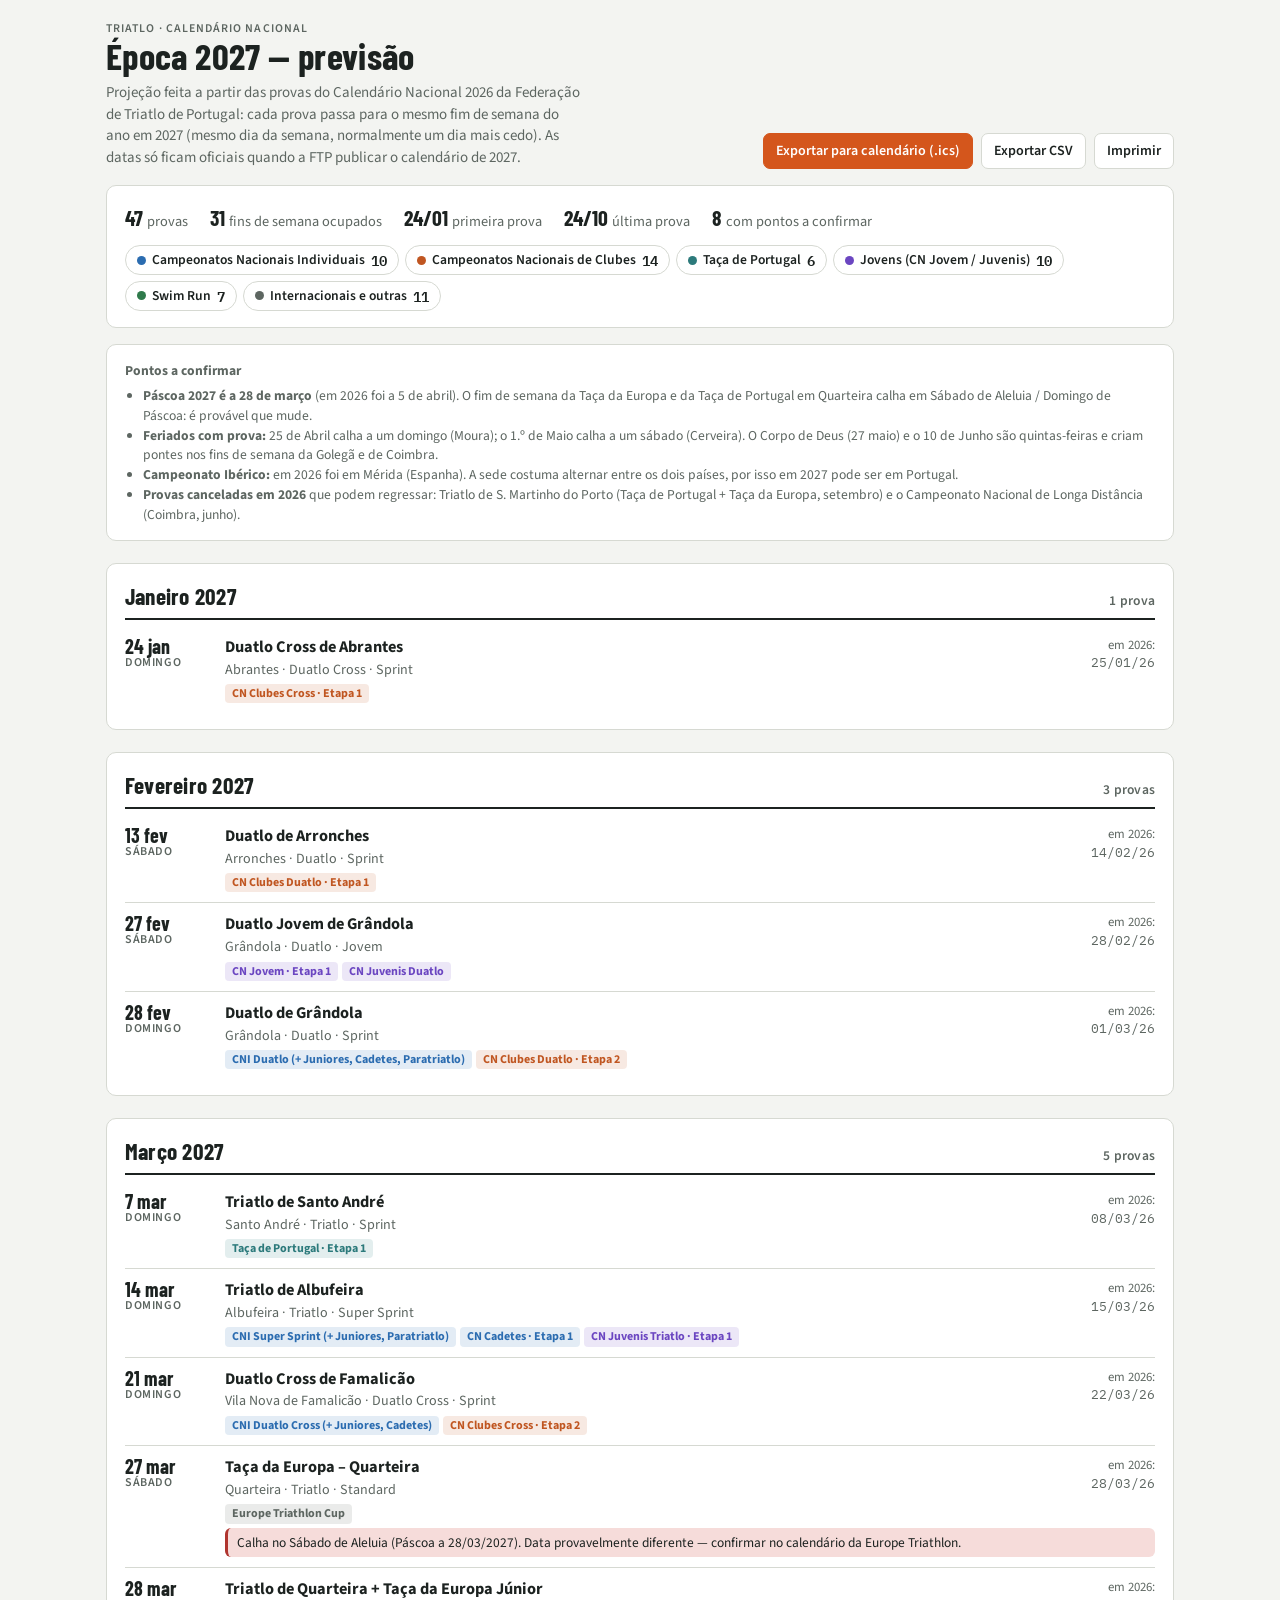
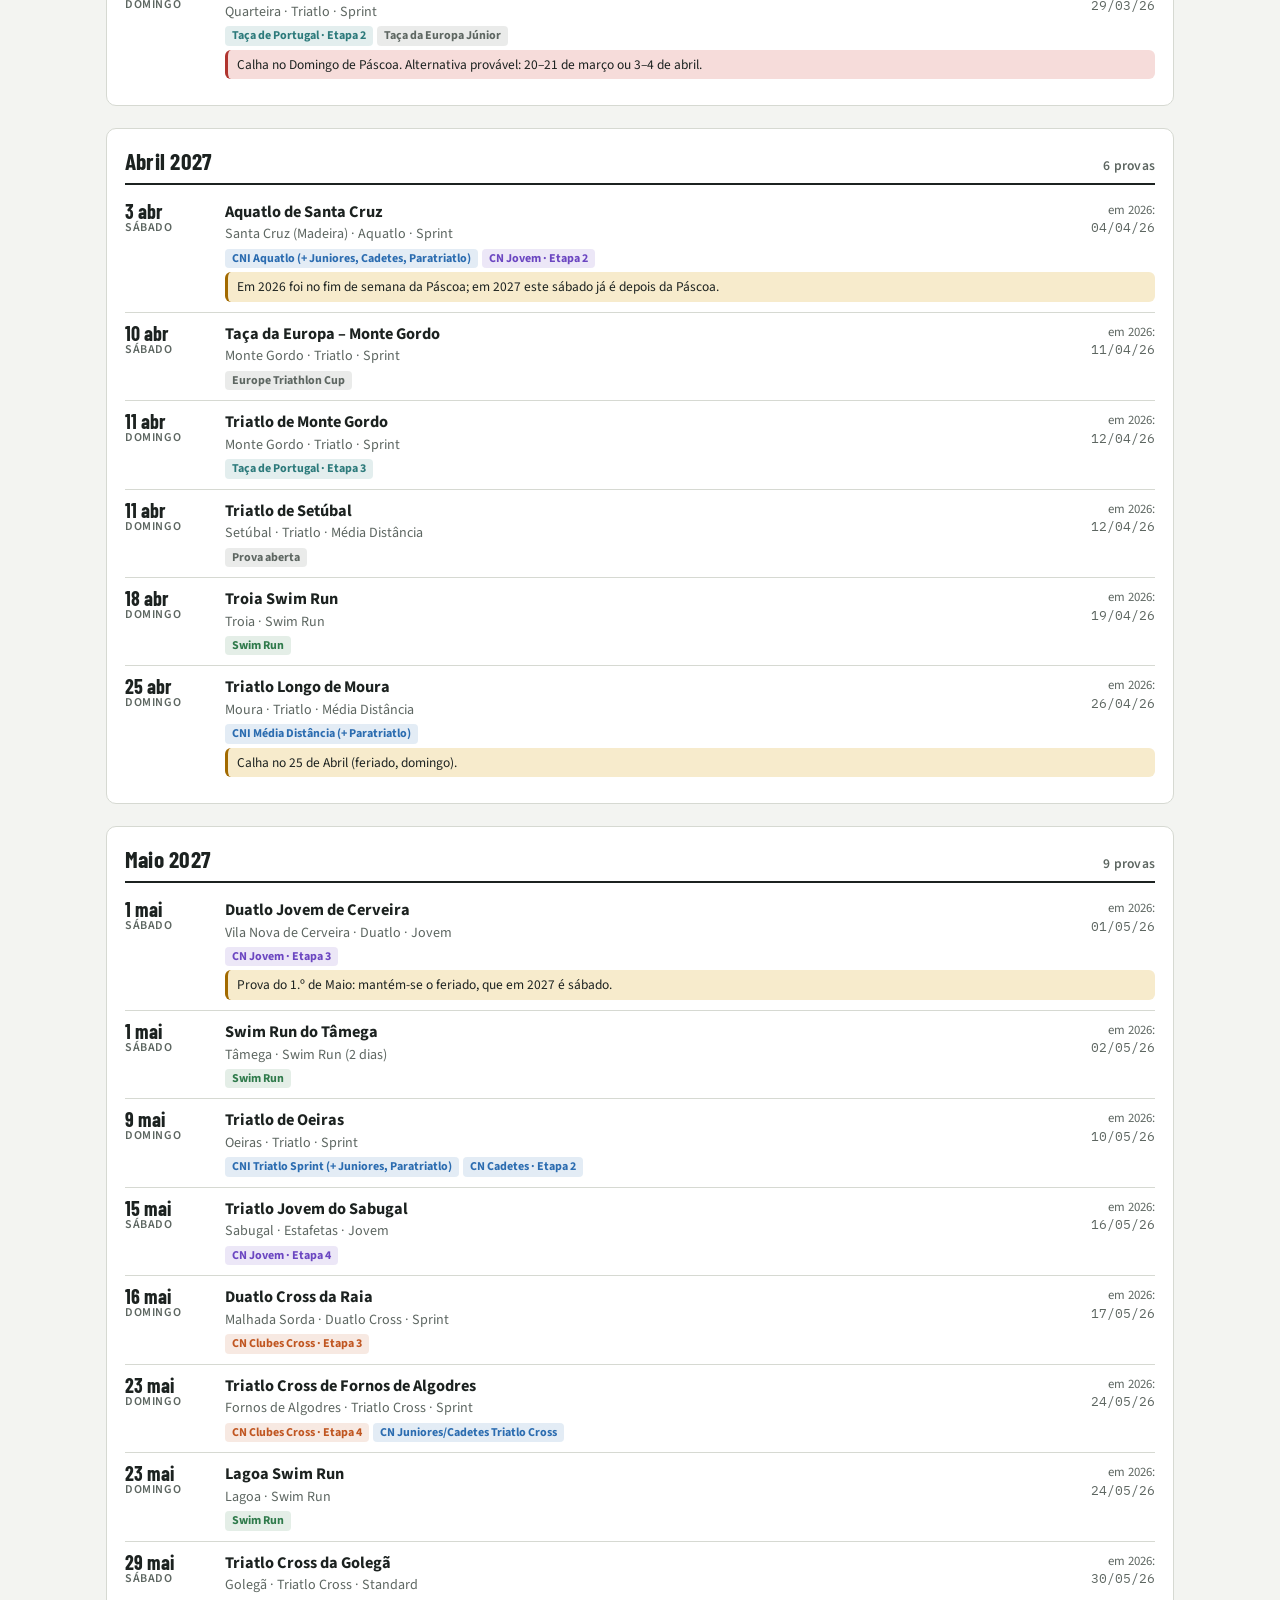
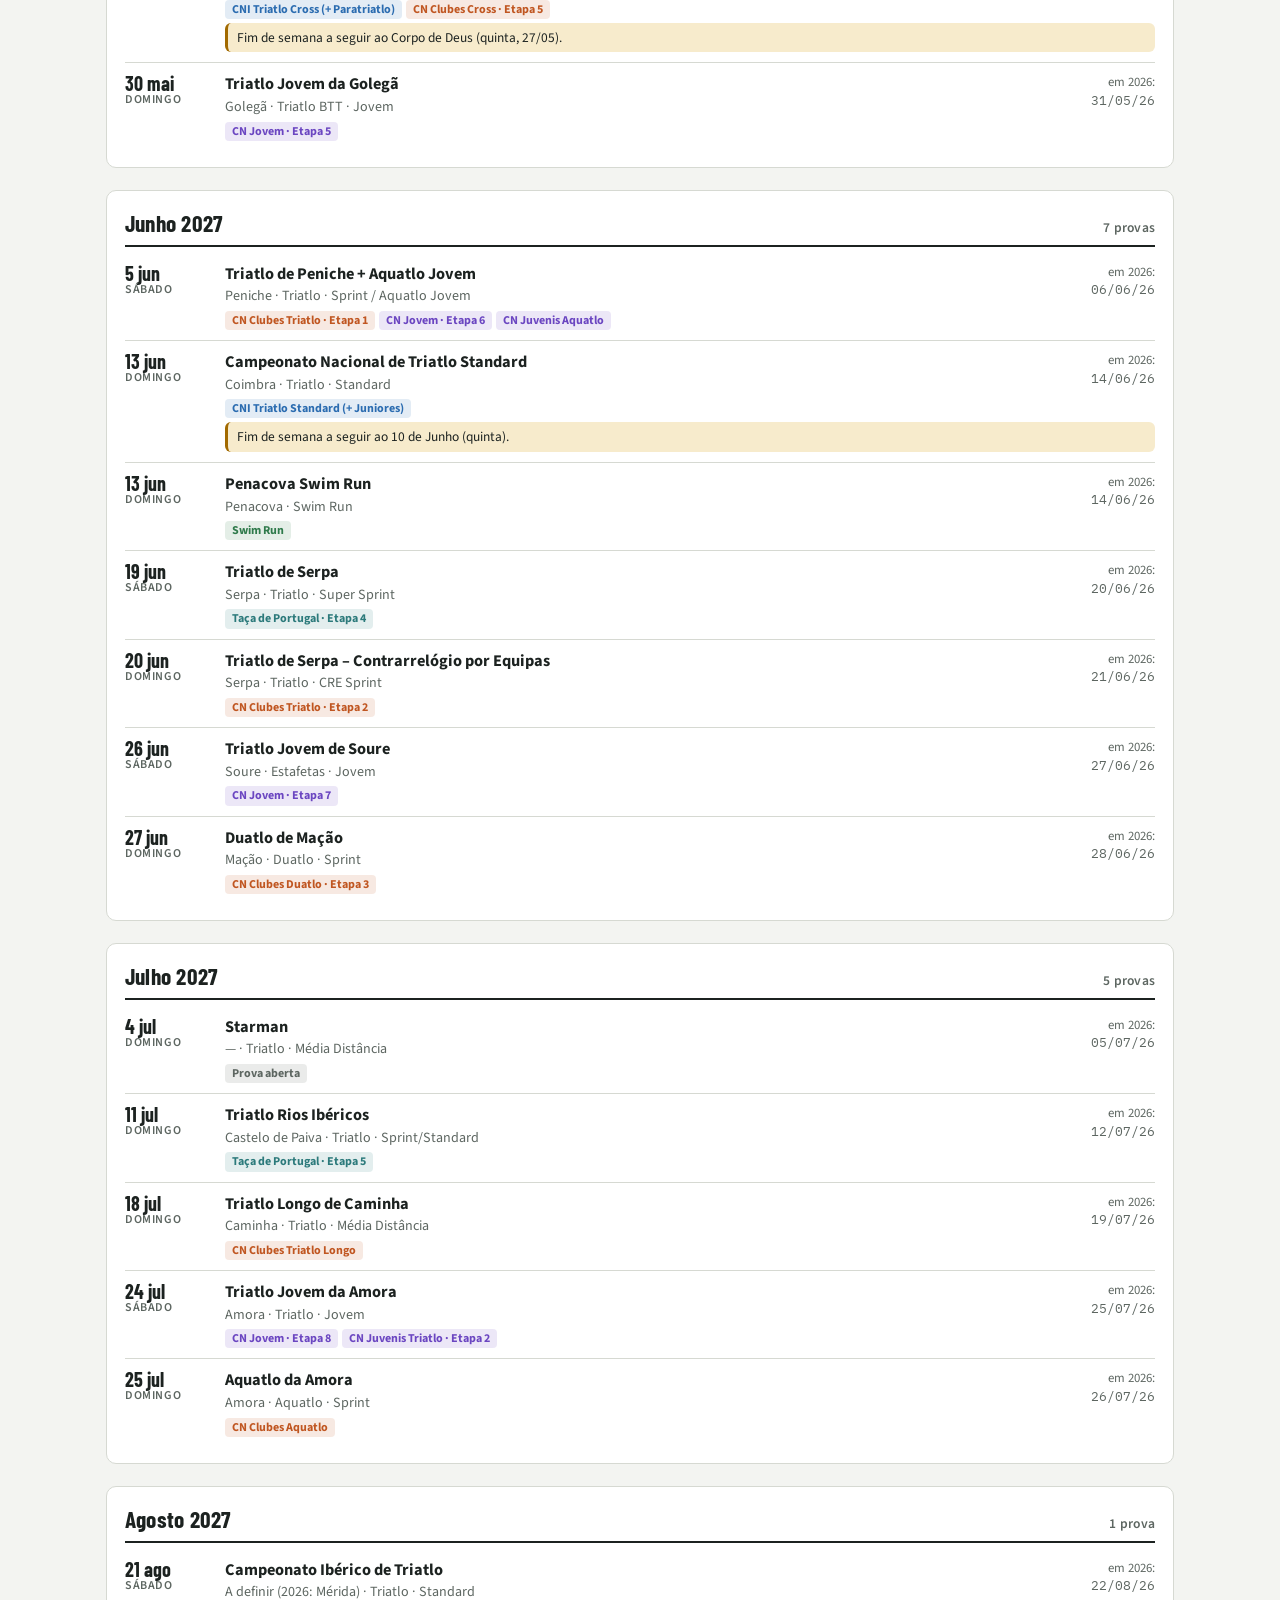
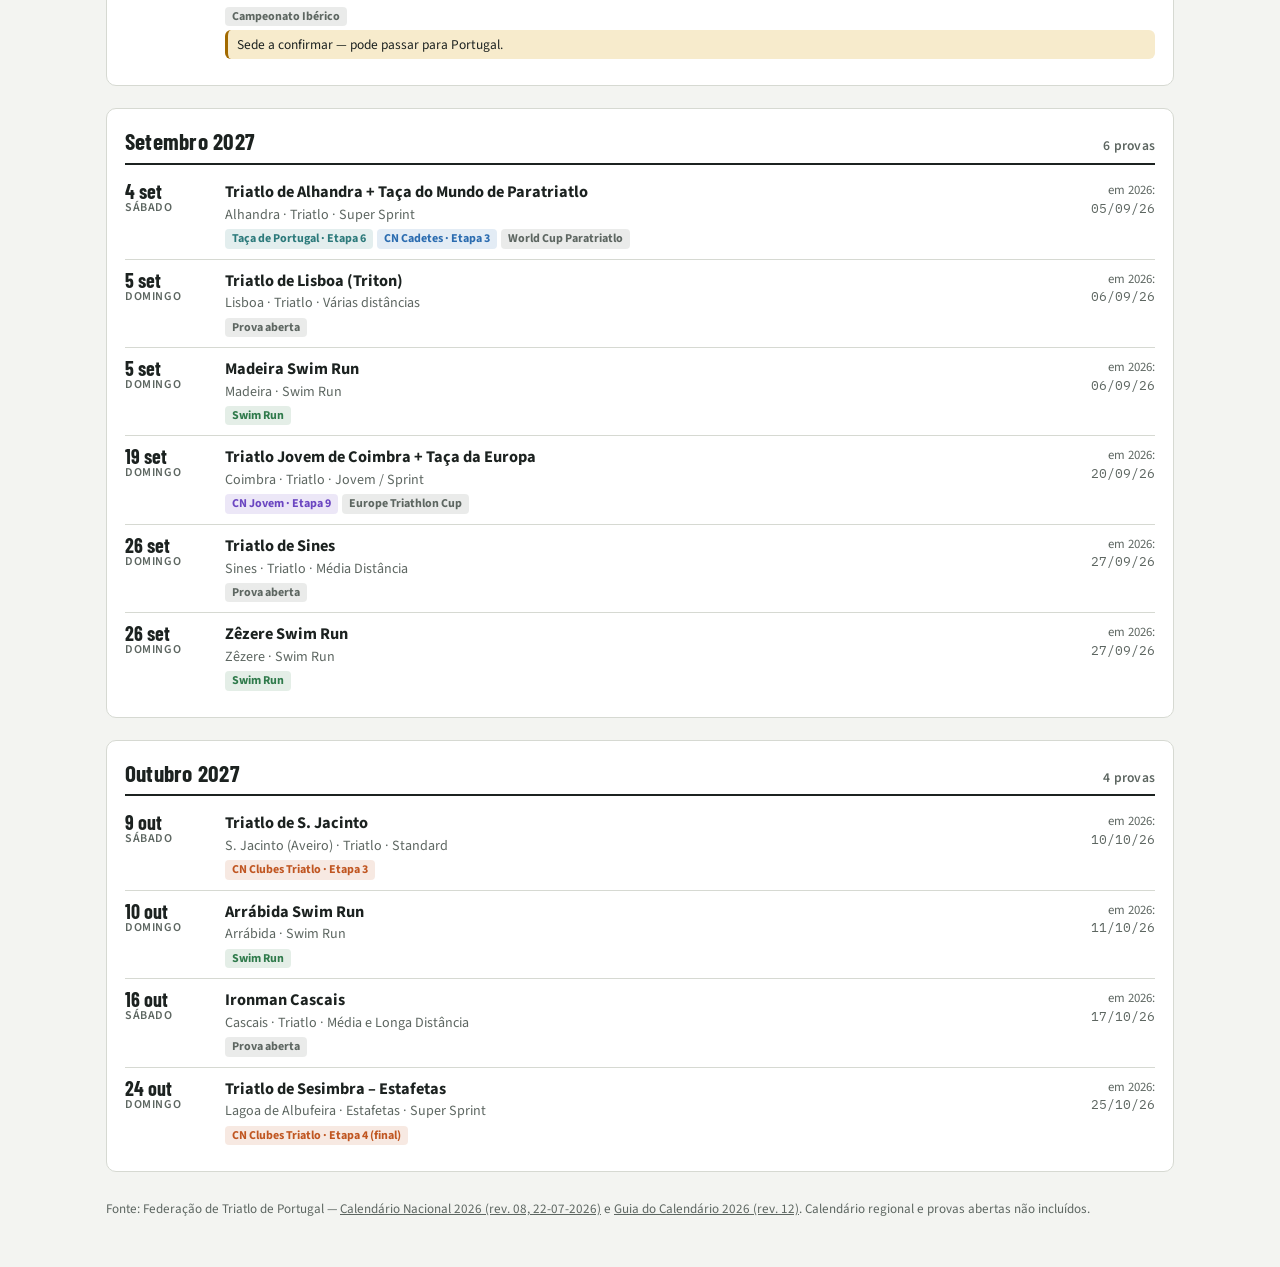
<file: calendario-triatlo/index.html>
<!DOCTYPE html>
<html lang="pt-PT">
<head>
<meta charset="utf-8">
<meta name="viewport" content="width=device-width, initial-scale=1, viewport-fit=cover">
<title>Calendário de Triatlo 2027 (previsão)</title>
<meta name="claude:viewport-fit-sides" content="cover">
<link rel="preconnect" href="https://fonts.googleapis.com">
<link rel="stylesheet" href="https://fonts.googleapis.com/css2?family=Barlow+Condensed:wght@500;600;700&family=Source+Sans+3:wght@400;500;600;700&family=IBM+Plex+Mono:wght@500&display=swap">
<style>
:root{
  --bg:#f3f4f1; --surface:#ffffff; --sunk:#e8eae5; --line:#d6d9d2;
  --fg:#1c2220; --muted:#5d6661; --accent:#d4561c; --accent-ink:#ffffff; --accent-soft:#fbe5d9;
  --warn:#a26a00; --warn-soft:#f7ebcc; --bad:#b0352f; --bad-soft:#f6dcda;
  --c-cni:#2b6cb0; --c-clubes:#c05621; --c-taca:#2c7a7b; --c-jovem:#6b46c1; --c-swim:#2f7a4b; --c-outras:#5d6661;
  --display:"Barlow Condensed","Arial Narrow",system-ui,sans-serif;
  --body:"Source Sans 3",system-ui,-apple-system,"Segoe UI",sans-serif;
  --mono:"IBM Plex Mono",ui-monospace,Menlo,monospace;
}
@media (prefers-color-scheme:dark){:root{
  --bg:#141816; --surface:#1d2220; --sunk:#252b28; --line:#333a36;
  --fg:#e9ece8; --muted:#9aa49e; --accent:#f07a3e; --accent-ink:#1a0e07; --accent-soft:#3a2418;
  --warn:#e3b04b; --warn-soft:#3a2f14; --bad:#ec7a73; --bad-soft:#3d1f1d;
  --c-cni:#74a8e6; --c-clubes:#f0975a; --c-taca:#5fc4c2; --c-jovem:#a88bec; --c-swim:#6cc58c; --c-outras:#9aa49e;
  color-scheme:dark}}
*{box-sizing:border-box}
body{margin:0;background:var(--bg);color:var(--fg);font-family:var(--body);font-size:15px;line-height:1.45}
.wrap{max-width:1100px;margin:0 auto;padding-block:20px 48px;padding-left:max(16px,env(safe-area-inset-left,0px));padding-right:max(16px,env(safe-area-inset-right,0px))}
h1,h2,h3{font-family:var(--display);font-weight:700;margin:0;letter-spacing:.01em;text-wrap:balance}
h1{font-size:2.3rem;line-height:1}
h2{font-size:1.45rem}
.eyebrow{font-size:.74rem;text-transform:uppercase;letter-spacing:.09em;color:var(--muted);font-weight:600}
.mono{font-family:var(--mono);font-variant-numeric:tabular-nums}
button{font:inherit;color:inherit;cursor:pointer}
:focus-visible{outline:2px solid var(--accent);outline-offset:2px}
header.top{display:flex;flex-wrap:wrap;align-items:flex-end;justify-content:space-between;gap:12px 24px;margin-bottom:16px}
.lead{color:var(--muted);max-width:68ch;margin:8px 0 0}
.actions{display:flex;gap:8px;flex-wrap:wrap}
.btn{border:1px solid var(--line);background:var(--surface);border-radius:7px;padding:7px 12px;font-weight:600;font-size:.88rem}
.btn:hover{background:var(--sunk)}
.btn.primary{background:var(--accent);border-color:var(--accent);color:var(--accent-ink)}
.panel{background:var(--surface);border:1px solid var(--line);border-radius:10px;padding:16px 18px;margin-bottom:16px}
.stats{display:flex;flex-wrap:wrap;gap:8px 22px;font-size:.9rem;color:var(--muted)}
.stats b{color:var(--fg);font-family:var(--display);font-size:1.35rem;margin-right:4px}
.filters{display:flex;flex-wrap:wrap;gap:6px;margin-top:12px}
.chip{border:1px solid var(--line);background:var(--surface);border-radius:999px;padding:4px 11px;font-size:.85rem;font-weight:600;display:inline-flex;align-items:center;gap:6px}
.chip[aria-pressed="false"]{opacity:.45}
.sw{width:9px;height:9px;border-radius:50%;background:var(--c)}
.month{margin-top:22px}
.month h2{border-bottom:2px solid var(--fg);padding-bottom:4px;margin-bottom:6px;display:flex;justify-content:space-between;align-items:baseline}
.month h2 span{font-family:var(--body);font-size:.85rem;font-weight:600;color:var(--muted)}
.ev{display:grid;grid-template-columns:86px minmax(0,1fr) auto;gap:4px 14px;padding:10px 0;border-bottom:1px solid var(--line);align-items:start}
.ev:last-child{border-bottom:0}
.date{font-family:var(--display);font-weight:700;font-size:1.25rem;line-height:1.05}
.date small{display:block;font-family:var(--body);font-weight:600;font-size:.75rem;color:var(--muted);text-transform:uppercase;letter-spacing:.05em}
.name{font-weight:700;font-size:1.02rem}
.meta{color:var(--muted);font-size:.88rem}
.tags{display:flex;flex-wrap:wrap;gap:4px;margin-top:4px}
.tag{font-size:.75rem;font-weight:700;border-radius:4px;padding:1px 7px;color:var(--c);background:color-mix(in srgb,var(--c) 13%,transparent)}
.prev{text-align:right;font-size:.8rem;color:var(--muted);white-space:nowrap}
.note{grid-column:2 / -1;font-size:.84rem;border-radius:6px;padding:5px 9px;background:var(--warn-soft);color:var(--fg);border-left:3px solid var(--warn)}
.note.bad{background:var(--bad-soft);border-left-color:var(--bad)}
.legend{font-size:.85rem;color:var(--muted)}
.legend ul{margin:6px 0 0;padding-left:18px}
footer{margin-top:28px;font-size:.82rem;color:var(--muted)}
footer a{color:inherit}
@media (max-width:620px){.ev{grid-template-columns:64px minmax(0,1fr)}.prev{grid-column:2;text-align:left}}
@media print{.actions,.filters{display:none}.panel{border:0;padding:0}body{background:#fff}.ev{break-inside:avoid}}
</style>
</head>
<body>
<div class="wrap">
  <header class="top">
    <div>
      <div class="eyebrow">Triatlo · Calendário nacional</div>
      <h1>Época 2027 — previsão</h1>
      <p class="lead">Projeção feita a partir das provas do Calendário Nacional 2026 da Federação de Triatlo de Portugal: cada prova passa para o mesmo fim de semana do ano em 2027 (mesmo dia da semana, normalmente um dia mais cedo). As datas só ficam oficiais quando a FTP publicar o calendário de 2027.</p>
    </div>
    <div class="actions">
      <button class="btn primary" id="ics">Exportar para calendário (.ics)</button>
      <button class="btn" id="csv">Exportar CSV</button>
      <button class="btn" onclick="print()">Imprimir</button>
    </div>
  </header>

  <section class="panel">
    <div class="stats" id="stats"></div>
    <div class="filters" id="filters" aria-label="Filtrar por competição"></div>
  </section>

  <section class="panel legend">
    <b>Pontos a confirmar</b>
    <ul>
      <li><b>Páscoa 2027 é a 28 de março</b> (em 2026 foi a 5 de abril). O fim de semana da Taça da Europa e da Taça de Portugal em Quarteira calha em Sábado de Aleluia / Domingo de Páscoa: é provável que mude.</li>
      <li><b>Feriados com prova:</b> 25 de Abril calha a um domingo (Moura); o 1.º de Maio calha a um sábado (Cerveira). O Corpo de Deus (27 maio) e o 10 de Junho são quintas-feiras e criam pontes nos fins de semana da Golegã e de Coimbra.</li>
      <li><b>Campeonato Ibérico:</b> em 2026 foi em Mérida (Espanha). A sede costuma alternar entre os dois países, por isso em 2027 pode ser em Portugal.</li>
      <li><b>Provas canceladas em 2026</b> que podem regressar: Triatlo de S. Martinho do Porto (Taça de Portugal + Taça da Europa, setembro) e o Campeonato Nacional de Longa Distância (Coimbra, junho).</li>
    </ul>
  </section>

  <div id="list"></div>

  <footer>
    Fonte: Federação de Triatlo de Portugal — <a href="https://www.federacao-triatlo.pt/ftp2015/wp-content/uploads/2026/07/calendario-nacional-2026-rev08.pdf">Calendário Nacional 2026 (rev. 08, 22-07-2026)</a> e
    <a href="https://www.federacao-triatlo.pt/ftp2015/wp-content/uploads/2026/07/guia-calendario-nacional-2026-rev12.pdf">Guia do Calendário 2026 (rev. 12)</a>.
    Calendário regional e provas abertas não incluídos.
  </footer>
</div>

<script>
const CATS = {
  cni:    {label:'Campeonatos Nacionais Individuais', short:'CN Individual', c:'--c-cni'},
  clubes: {label:'Campeonatos Nacionais de Clubes', short:'CN Clubes', c:'--c-clubes'},
  taca:   {label:'Taça de Portugal', short:'Taça de Portugal', c:'--c-taca'},
  jovem:  {label:'Jovens (CN Jovem / Juvenis)', short:'Jovem', c:'--c-jovem'},
  swim:   {label:'Swim Run', short:'Swim Run', c:'--c-swim'},
  outras: {label:'Internacionais e outras', short:'Outras', c:'--c-outras'},
};
// [data 2026, prova, local, modalidade/distância, [[categoria, texto da etiqueta], ...], nota 2027 (opcional), nível nota]
const EVENTS = [
  ['2026-01-25','Duatlo Cross de Abrantes','Abrantes','Duatlo Cross · Sprint',[['clubes','CN Clubes Cross · Etapa 1']]],
  ['2026-02-14','Duatlo de Arronches','Arronches','Duatlo · Sprint',[['clubes','CN Clubes Duatlo · Etapa 1']]],
  ['2026-02-28','Duatlo Jovem de Grândola','Grândola','Duatlo · Jovem',[['jovem','CN Jovem · Etapa 1'],['jovem','CN Juvenis Duatlo']]],
  ['2026-03-01','Duatlo de Grândola','Grândola','Duatlo · Sprint',[['cni','CNI Duatlo (+ Juniores, Cadetes, Paratriatlo)'],['clubes','CN Clubes Duatlo · Etapa 2']]],
  ['2026-03-08','Triatlo de Santo André','Santo André','Triatlo · Sprint',[['taca','Taça de Portugal · Etapa 1']]],
  ['2026-03-15','Triatlo de Albufeira','Albufeira','Triatlo · Super Sprint',[['cni','CNI Super Sprint (+ Juniores, Paratriatlo)'],['cni','CN Cadetes · Etapa 1'],['jovem','CN Juvenis Triatlo · Etapa 1']]],
  ['2026-03-22','Duatlo Cross de Famalicão','Vila Nova de Famalicão','Duatlo Cross · Sprint',[['cni','CNI Duatlo Cross (+ Juniores, Cadetes)'],['clubes','CN Clubes Cross · Etapa 2']]],
  ['2026-03-28','Taça da Europa – Quarteira','Quarteira','Triatlo · Standard',[['outras','Europe Triathlon Cup']],'Calha no Sábado de Aleluia (Páscoa a 28/03/2027). Data provavelmente diferente — confirmar no calendário da Europe Triathlon.','bad'],
  ['2026-03-29','Triatlo de Quarteira + Taça da Europa Júnior','Quarteira','Triatlo · Sprint',[['taca','Taça de Portugal · Etapa 2'],['outras','Taça da Europa Júnior']],'Calha no Domingo de Páscoa. Alternativa provável: 20–21 de março ou 3–4 de abril.','bad'],
  ['2026-04-04','Aquatlo de Santa Cruz','Santa Cruz (Madeira)','Aquatlo · Sprint',[['cni','CNI Aquatlo (+ Juniores, Cadetes, Paratriatlo)'],['jovem','CN Jovem · Etapa 2']],'Em 2026 foi no fim de semana da Páscoa; em 2027 este sábado já é depois da Páscoa.'],
  ['2026-04-11','Taça da Europa – Monte Gordo','Monte Gordo','Triatlo · Sprint',[['outras','Europe Triathlon Cup']]],
  ['2026-04-12','Triatlo de Monte Gordo','Monte Gordo','Triatlo · Sprint',[['taca','Taça de Portugal · Etapa 3']]],
  ['2026-04-12','Triatlo de Setúbal','Setúbal','Triatlo · Média Distância',[['outras','Prova aberta']]],
  ['2026-04-19','Troia Swim Run','Troia','Swim Run',[['swim','Swim Run']]],
  ['2026-04-26','Triatlo Longo de Moura','Moura','Triatlo · Média Distância',[['cni','CNI Média Distância (+ Paratriatlo)']],'Calha no 25 de Abril (feriado, domingo).'],
  ['2026-05-01','Duatlo Jovem de Cerveira','Vila Nova de Cerveira','Duatlo · Jovem',[['jovem','CN Jovem · Etapa 3']],'Prova do 1.º de Maio: mantém-se o feriado, que em 2027 é sábado.',null,'2027-05-01'],
  ['2026-05-02','Swim Run do Tâmega','Tâmega','Swim Run (2 dias)',[['swim','Swim Run']]],
  ['2026-05-10','Triatlo de Oeiras','Oeiras','Triatlo · Sprint',[['cni','CNI Triatlo Sprint (+ Juniores, Paratriatlo)'],['cni','CN Cadetes · Etapa 2']]],
  ['2026-05-16','Triatlo Jovem do Sabugal','Sabugal','Estafetas · Jovem',[['jovem','CN Jovem · Etapa 4']]],
  ['2026-05-17','Duatlo Cross da Raia','Malhada Sorda','Duatlo Cross · Sprint',[['clubes','CN Clubes Cross · Etapa 3']]],
  ['2026-05-24','Triatlo Cross de Fornos de Algodres','Fornos de Algodres','Triatlo Cross · Sprint',[['clubes','CN Clubes Cross · Etapa 4'],['cni','CN Juniores/Cadetes Triatlo Cross']]],
  ['2026-05-24','Lagoa Swim Run','Lagoa','Swim Run',[['swim','Swim Run']]],
  ['2026-05-30','Triatlo Cross da Golegã','Golegã','Triatlo Cross · Standard',[['cni','CNI Triatlo Cross (+ Paratriatlo)'],['clubes','CN Clubes Cross · Etapa 5']],'Fim de semana a seguir ao Corpo de Deus (quinta, 27/05).'],
  ['2026-05-31','Triatlo Jovem da Golegã','Golegã','Triatlo BTT · Jovem',[['jovem','CN Jovem · Etapa 5']]],
  ['2026-06-06','Triatlo de Peniche + Aquatlo Jovem','Peniche','Triatlo · Sprint / Aquatlo Jovem',[['clubes','CN Clubes Triatlo · Etapa 1'],['jovem','CN Jovem · Etapa 6'],['jovem','CN Juvenis Aquatlo']]],
  ['2026-06-14','Campeonato Nacional de Triatlo Standard','Coimbra','Triatlo · Standard',[['cni','CNI Triatlo Standard (+ Juniores)']],'Fim de semana a seguir ao 10 de Junho (quinta).'],
  ['2026-06-14','Penacova Swim Run','Penacova','Swim Run',[['swim','Swim Run']]],
  ['2026-06-20','Triatlo de Serpa','Serpa','Triatlo · Super Sprint',[['taca','Taça de Portugal · Etapa 4']]],
  ['2026-06-21','Triatlo de Serpa – Contrarrelógio por Equipas','Serpa','Triatlo · CRE Sprint',[['clubes','CN Clubes Triatlo · Etapa 2']]],
  ['2026-06-27','Triatlo Jovem de Soure','Soure','Estafetas · Jovem',[['jovem','CN Jovem · Etapa 7']]],
  ['2026-06-28','Duatlo de Mação','Mação','Duatlo · Sprint',[['clubes','CN Clubes Duatlo · Etapa 3']]],
  ['2026-07-05','Starman','—','Triatlo · Média Distância',[['outras','Prova aberta']]],
  ['2026-07-12','Triatlo Rios Ibéricos','Castelo de Paiva','Triatlo · Sprint/Standard',[['taca','Taça de Portugal · Etapa 5']]],
  ['2026-07-19','Triatlo Longo de Caminha','Caminha','Triatlo · Média Distância',[['clubes','CN Clubes Triatlo Longo']]],
  ['2026-07-25','Triatlo Jovem da Amora','Amora','Triatlo · Jovem',[['jovem','CN Jovem · Etapa 8'],['jovem','CN Juvenis Triatlo · Etapa 2']]],
  ['2026-07-26','Aquatlo da Amora','Amora','Aquatlo · Sprint',[['clubes','CN Clubes Aquatlo']]],
  ['2026-08-22','Campeonato Ibérico de Triatlo','A definir (2026: Mérida)','Triatlo · Standard',[['outras','Campeonato Ibérico']],'Sede a confirmar — pode passar para Portugal.'],
  ['2026-09-05','Triatlo de Alhandra + Taça do Mundo de Paratriatlo','Alhandra','Triatlo · Super Sprint',[['taca','Taça de Portugal · Etapa 6'],['cni','CN Cadetes · Etapa 3'],['outras','World Cup Paratriatlo']]],
  ['2026-09-06','Triatlo de Lisboa (Triton)','Lisboa','Triatlo · Várias distâncias',[['outras','Prova aberta']]],
  ['2026-09-06','Madeira Swim Run','Madeira','Swim Run',[['swim','Swim Run']]],
  ['2026-09-20','Triatlo Jovem de Coimbra + Taça da Europa','Coimbra','Triatlo · Jovem / Sprint',[['jovem','CN Jovem · Etapa 9'],['outras','Europe Triathlon Cup']]],
  ['2026-09-27','Triatlo de Sines','Sines','Triatlo · Média Distância',[['outras','Prova aberta']]],
  ['2026-09-27','Zêzere Swim Run','Zêzere','Swim Run',[['swim','Swim Run']]],
  ['2026-10-10','Triatlo de S. Jacinto','S. Jacinto (Aveiro)','Triatlo · Standard',[['clubes','CN Clubes Triatlo · Etapa 3']]],
  ['2026-10-11','Arrábida Swim Run','Arrábida','Swim Run',[['swim','Swim Run']]],
  ['2026-10-17','Ironman Cascais','Cascais','Triatlo · Média e Longa Distância',[['outras','Prova aberta']]],
  ['2026-10-25','Triatlo de Sesimbra – Estafetas','Lagoa de Albufeira','Estafetas · Super Sprint',[['clubes','CN Clubes Triatlo · Etapa 4 (final)']]],
];

const DOW = ['domingo','segunda','terça','quarta','quinta','sexta','sábado'];
const MON = ['janeiro','fevereiro','março','abril','maio','junho','julho','agosto','setembro','outubro','novembro','dezembro'];
const iso = d => d.toISOString().slice(0,10);
const parse = s => new Date(s+'T12:00:00Z');
const fmtShort = d => `${String(d.getUTCDate()).padStart(2,'0')}/${String(d.getUTCMonth()+1).padStart(2,'0')}`;

const data = EVENTS.map(([d26,name,local,mod,tags,note,level,override])=>{
  const a = parse(d26);
  const b = override ? parse(override) : new Date(a.getTime() + 364*864e5); // mesmo dia da semana, 52 semanas depois
  return {d26:a,d27:b,name,local,mod,tags,note,level,cats:[...new Set(tags.map(t=>t[0]))]};
}).sort((x,y)=>x.d27-y.d27);

const active = new Set(Object.keys(CATS));
const esc = s => String(s).replace(/[&<>"]/g,c=>({'&':'&amp;','<':'&lt;','>':'&gt;','"':'&quot;'}[c]));
const visible = () => data.filter(e=>e.cats.some(c=>active.has(c)));

function renderFilters(){
  const f = document.getElementById('filters');
  f.innerHTML = Object.entries(CATS).map(([k,v])=>
    `<button class="chip" data-k="${k}" aria-pressed="${active.has(k)}" style="--c:var(${v.c})"><span class="sw"></span>${v.label} <span class="mono">${data.filter(e=>e.cats.includes(k)).length}</span></button>`).join('');
  f.querySelectorAll('.chip').forEach(b=>b.onclick=()=>{
    const k=b.dataset.k; active.has(k)?active.delete(k):active.add(k); renderFilters(); render();
  });
}

function render(){
  const ev = visible();
  const s = document.getElementById('stats');
  const weekends = new Set(ev.map(e=>{const d=new Date(e.d27);d.setUTCDate(d.getUTCDate()-((d.getUTCDay()+1)%7));return iso(d)})).size;
  s.innerHTML = `<span><b>${ev.length}</b>provas</span><span><b>${weekends}</b>fins de semana ocupados</span>`+
    `<span><b>${ev.length?fmtShort(ev[0].d27):'—'}</b>primeira prova</span><span><b>${ev.length?fmtShort(ev[ev.length-1].d27):'—'}</b>última prova</span>`+
    `<span><b>${ev.filter(e=>e.note).length}</b>com pontos a confirmar</span>`;
  let html='', cur=-1;
  for(const e of ev){
    const m=e.d27.getUTCMonth();
    if(m!==cur){
      if(cur>=0) html+='</section>';
      cur=m;
      const n=ev.filter(x=>x.d27.getUTCMonth()===m).length;
      html+=`<section class="month panel"><h2>${MON[m][0].toUpperCase()+MON[m].slice(1)} 2027 <span>${n} prova${n>1?'s':''}</span></h2>`;
    }
    html+=`<div class="ev">
      <div class="date">${e.d27.getUTCDate()} ${MON[m].slice(0,3)}<small>${DOW[e.d27.getUTCDay()]}</small></div>
      <div><div class="name">${esc(e.name)}</div><div class="meta">${esc(e.local)} · ${esc(e.mod)}</div>
        <div class="tags">${e.tags.map(([c,t])=>`<span class="tag" style="--c:var(${CATS[c].c})">${esc(t)}</span>`).join('')}</div></div>
      <div class="prev">em 2026:<br><span class="mono">${fmtShort(e.d26)}/26</span></div>
      ${e.note?`<div class="note ${e.level==='bad'?'bad':''}">${esc(e.note)}</div>`:''}
    </div>`;
  }
  if(cur>=0) html+='</section>';
  document.getElementById('list').innerHTML = html || '<p class="panel">Nenhuma prova com estes filtros.</p>';
}

function download(name,type,text){
  const a=document.createElement('a');
  a.href=URL.createObjectURL(new Blob([text],{type}));
  a.download=name; document.body.appendChild(a); a.click(); a.remove();
}
document.getElementById('ics').onclick=()=>{
  const fold=s=>s.replace(/[\\,;]/g,m=>'\\'+m).replace(/\n/g,'\\n');
  const stamp=new Date().toISOString().replace(/[-:]/g,'').slice(0,15)+'Z';
  const lines=['BEGIN:VCALENDAR','VERSION:2.0','PRODID:-//Calendario Triatlo 2027//PT','CALSCALE:GREGORIAN','X-WR-CALNAME:Triatlo 2027 (previsão)'];
  visible().forEach((e,i)=>{
    const d=iso(e.d27).replace(/-/g,''), n=new Date(e.d27.getTime()+864e5);
    lines.push('BEGIN:VEVENT',`UID:triatlo2027-${i}-${d}@calendario`,`DTSTAMP:${stamp}`,`DTSTART;VALUE=DATE:${d}`,`DTEND;VALUE=DATE:${iso(n).replace(/-/g,'')}`,
      `SUMMARY:${fold(e.name)} (previsão)`,`LOCATION:${fold(e.local)}`,
      `DESCRIPTION:${fold(e.mod+'\n'+e.tags.map(t=>t[1]).join('\n')+'\nEm 2026: '+iso(e.d26)+(e.note?'\n⚠ '+e.note:''))}`,'TRANSP:TRANSPARENT','END:VEVENT');
  });
  lines.push('END:VCALENDAR');
  download('triatlo-2027-previsao.ics','text/calendar',lines.join('\r\n'));
};
document.getElementById('csv').onclick=()=>{
  const q=s=>'"'+String(s).replace(/"/g,'""')+'"';
  const rows=[['Data 2027','Dia','Prova','Local','Modalidade','Competições','Data 2026','Notas']];
  visible().forEach(e=>rows.push([iso(e.d27),DOW[e.d27.getUTCDay()],e.name,e.local,e.mod,e.tags.map(t=>t[1]).join(' | '),iso(e.d26),e.note||'']));
  download('triatlo-2027-previsao.csv','text/csv;charset=utf-8','﻿'+rows.map(r=>r.map(q).join(';')).join('\r\n'));
};

renderFilters(); render();
</script>
</body>
</html>
</file>
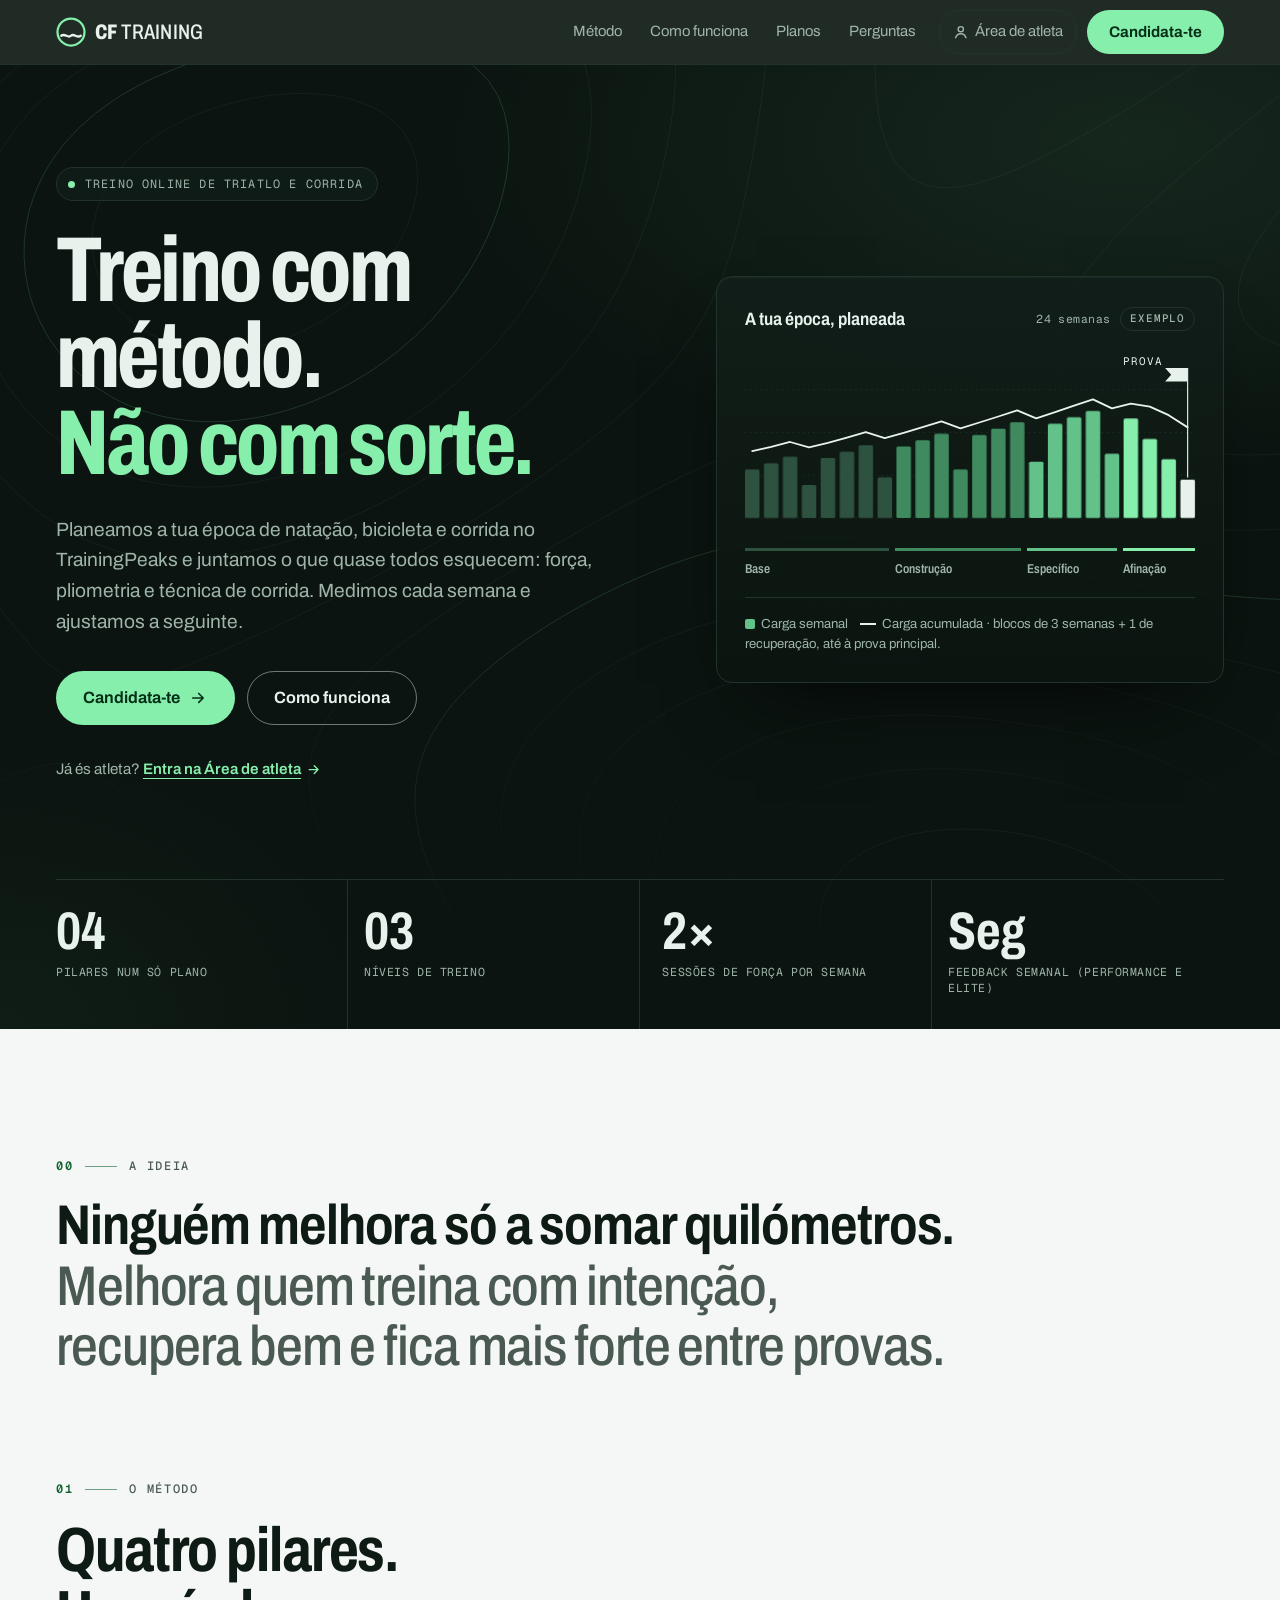
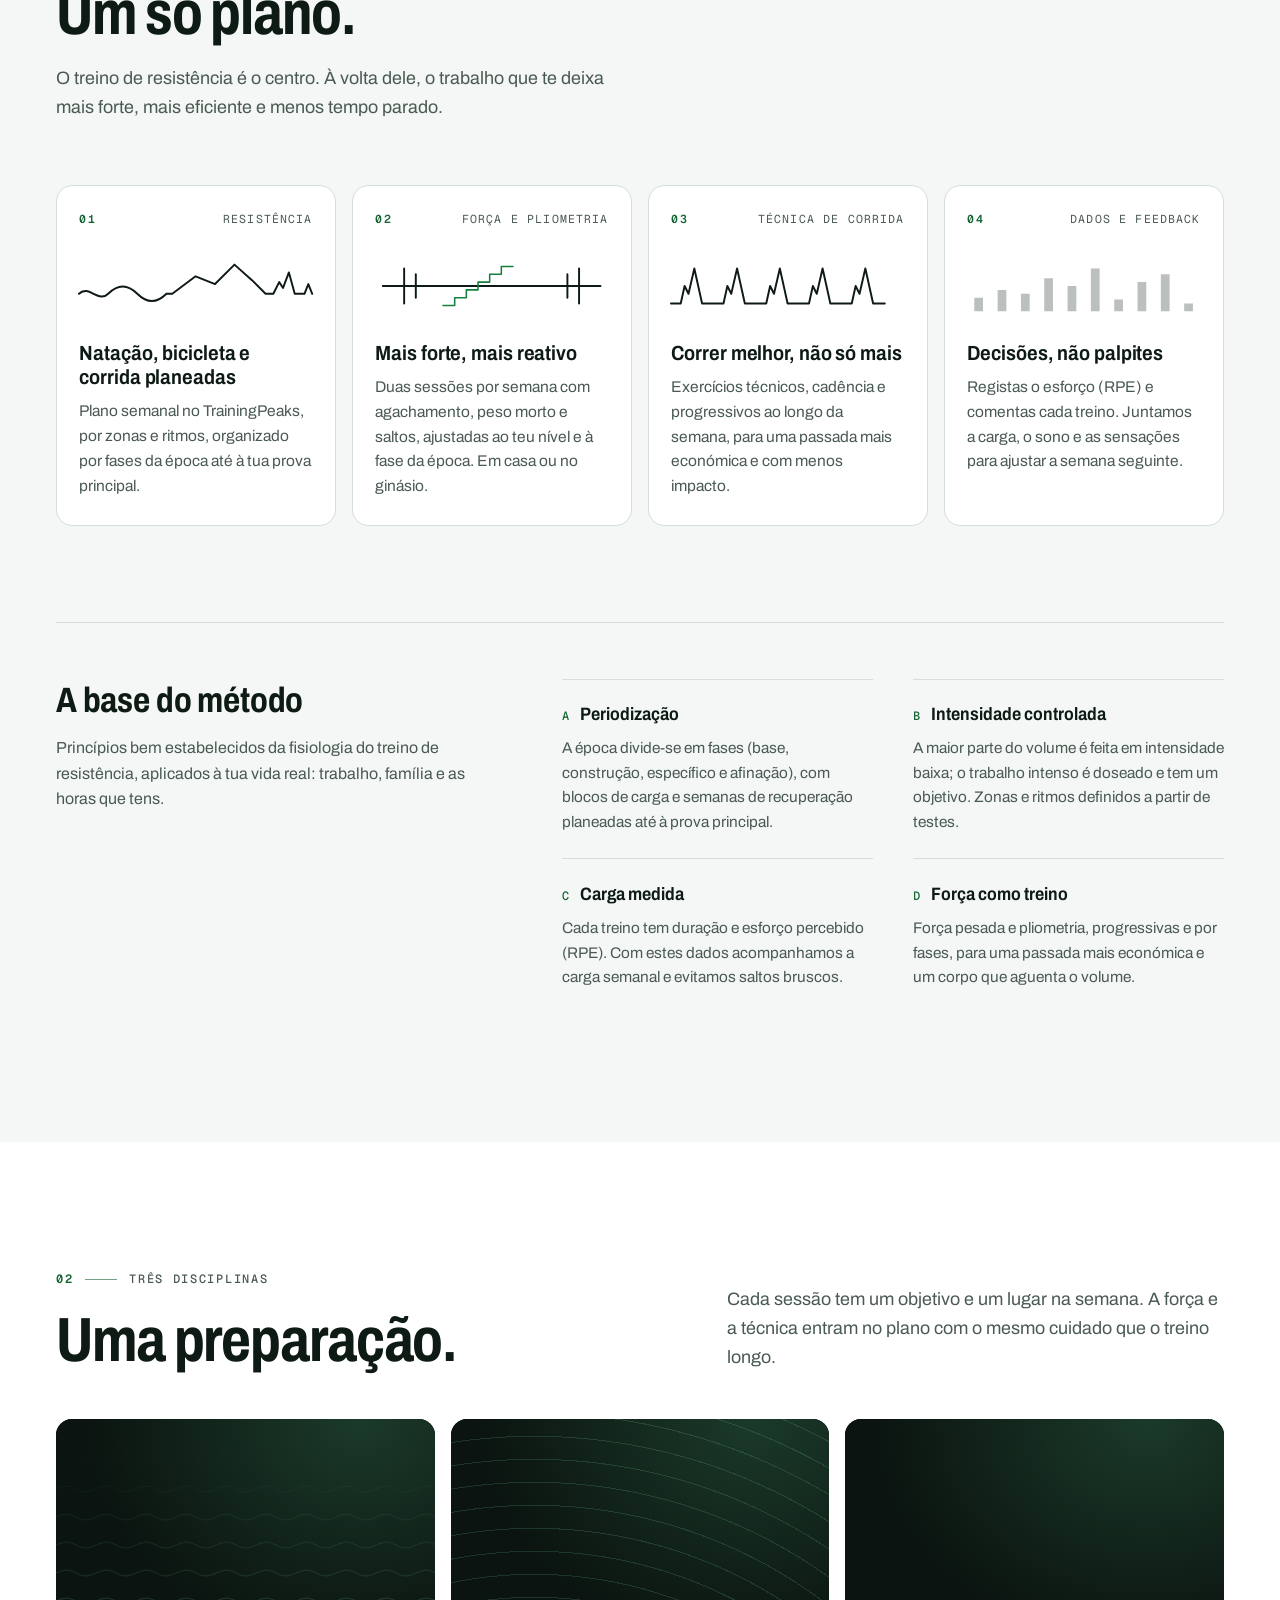
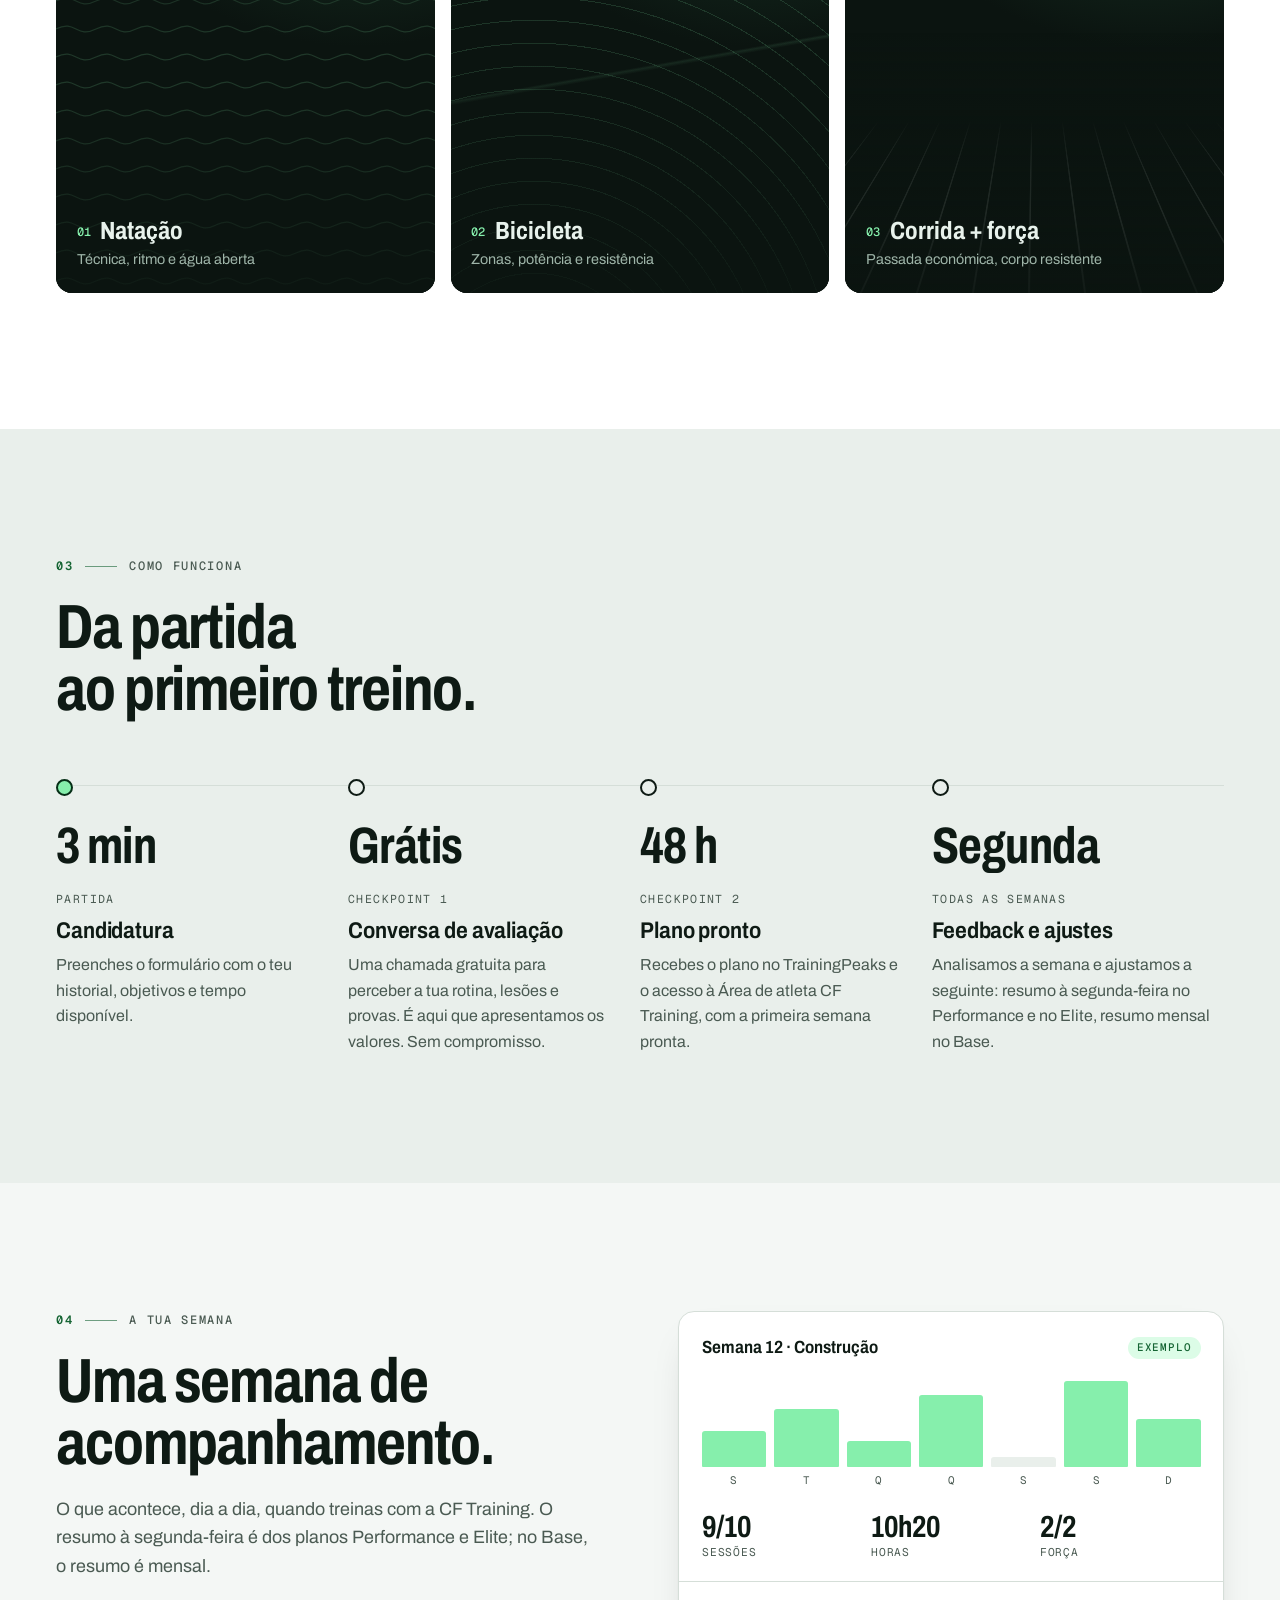
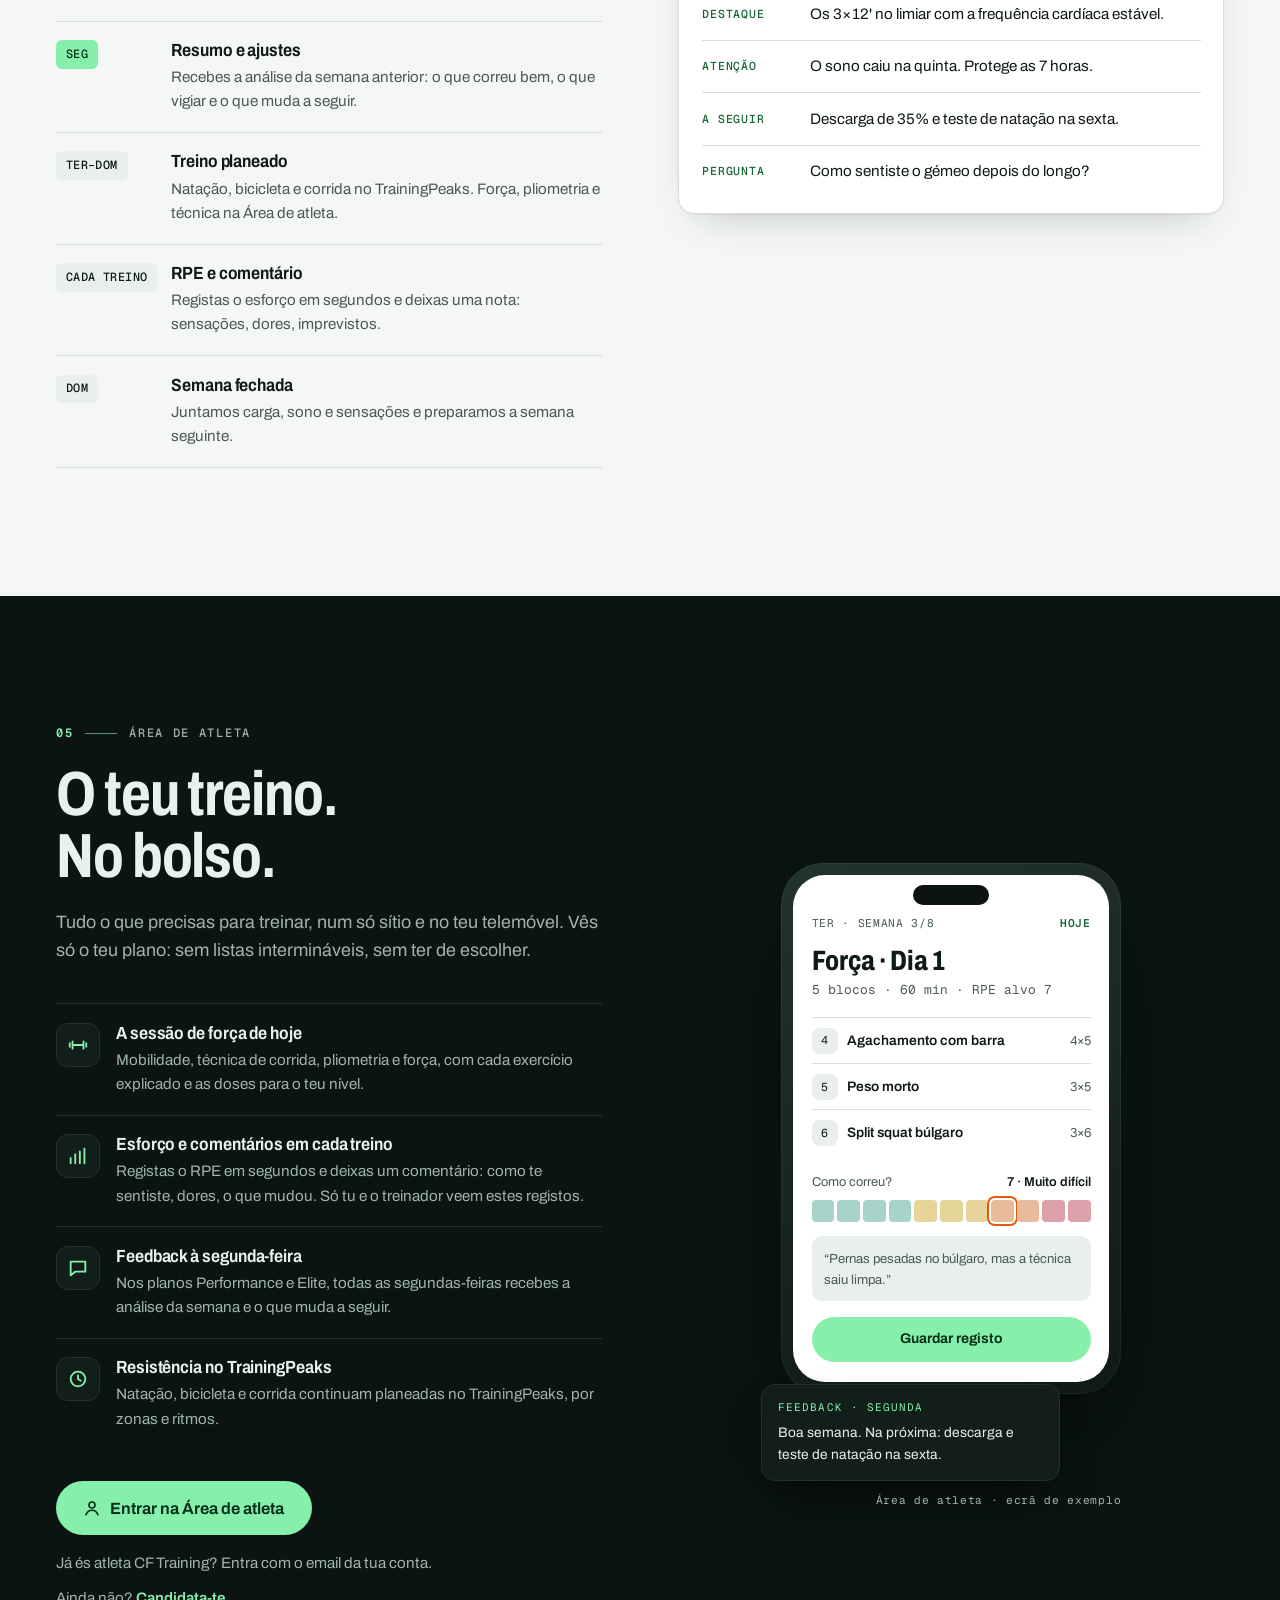
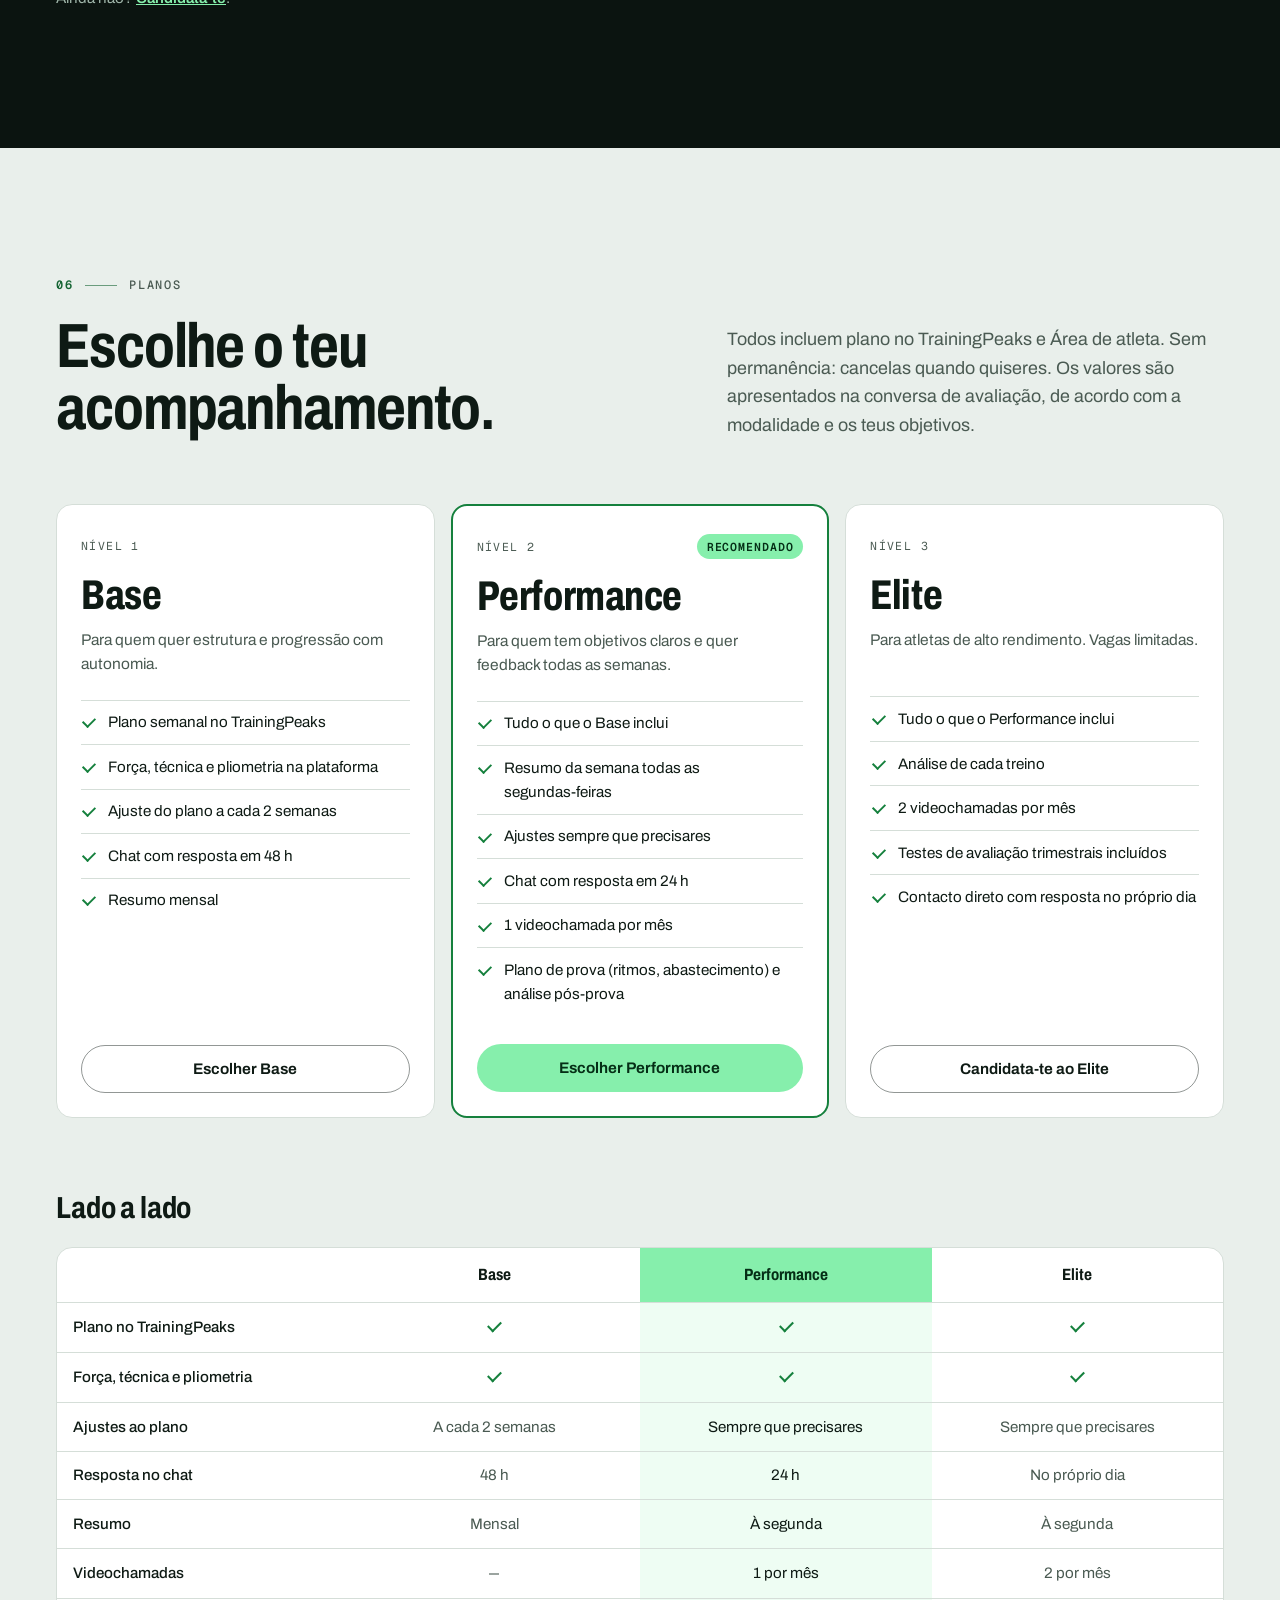
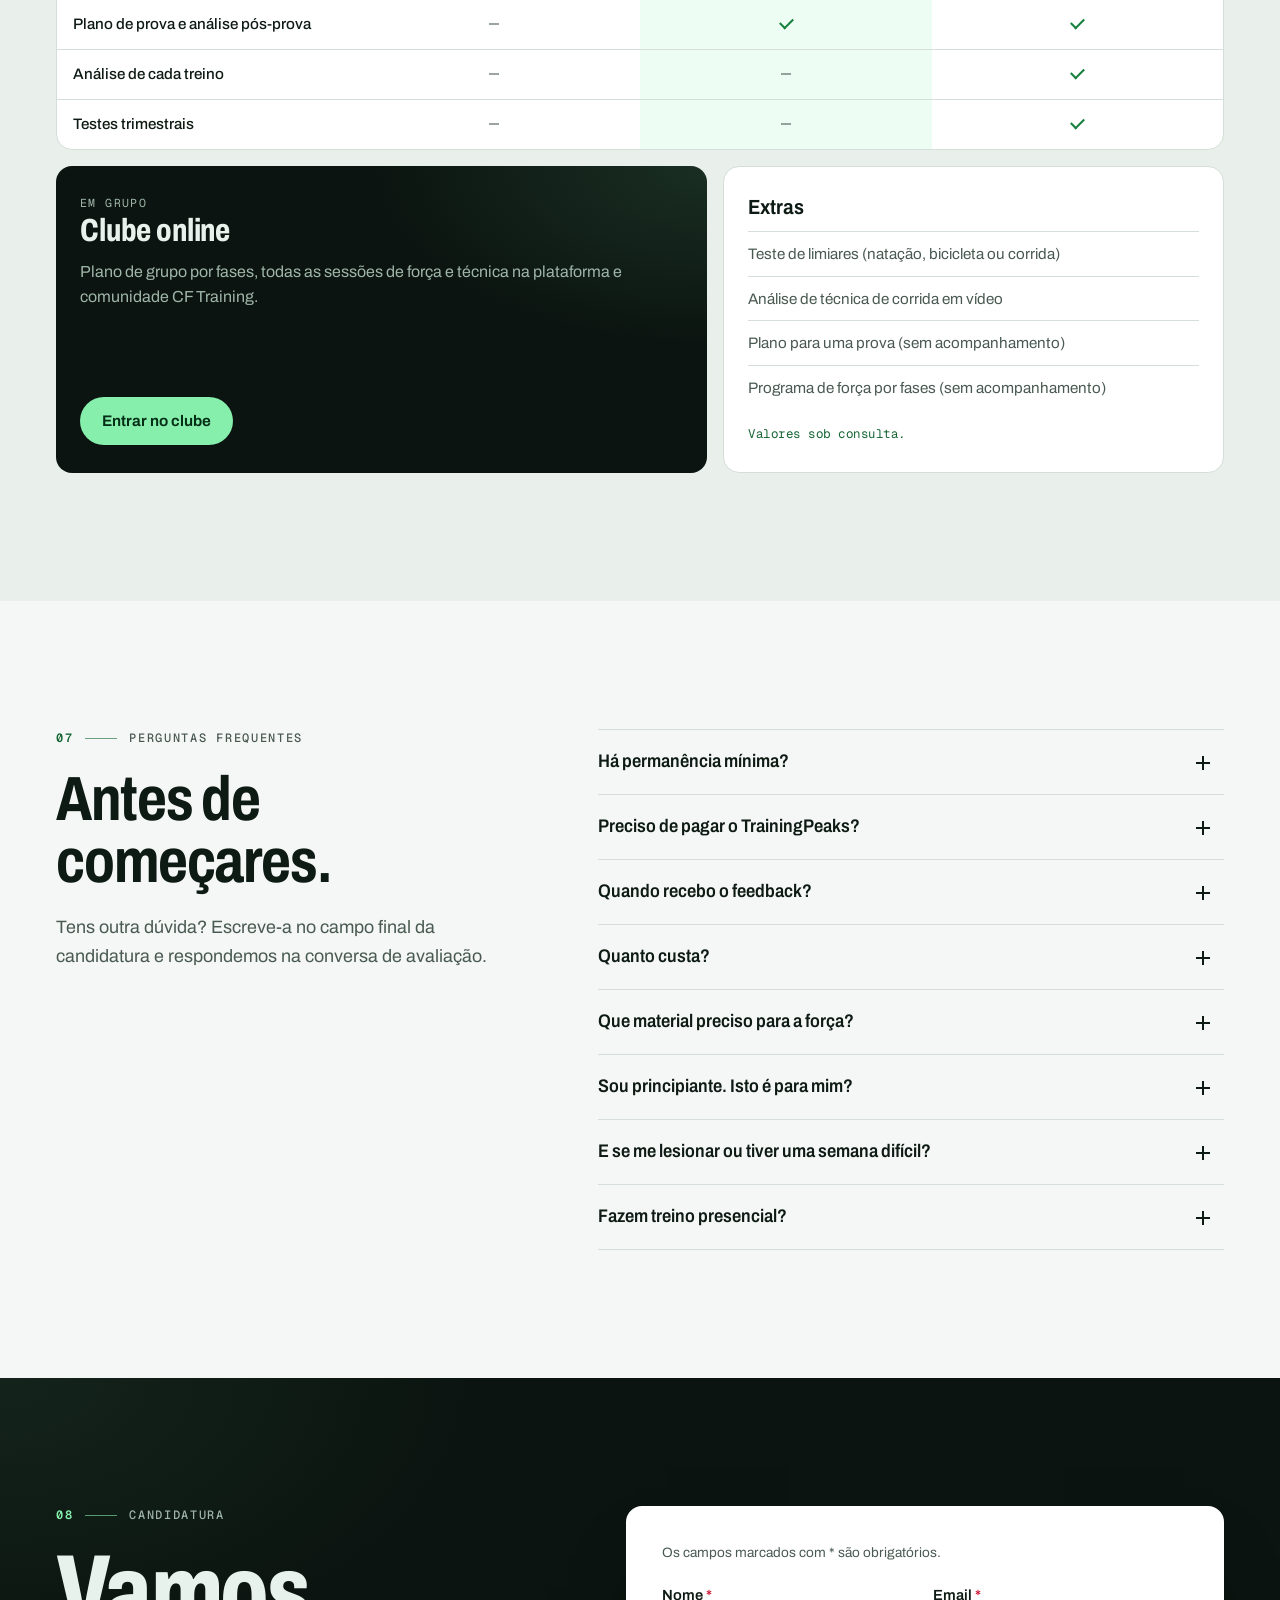
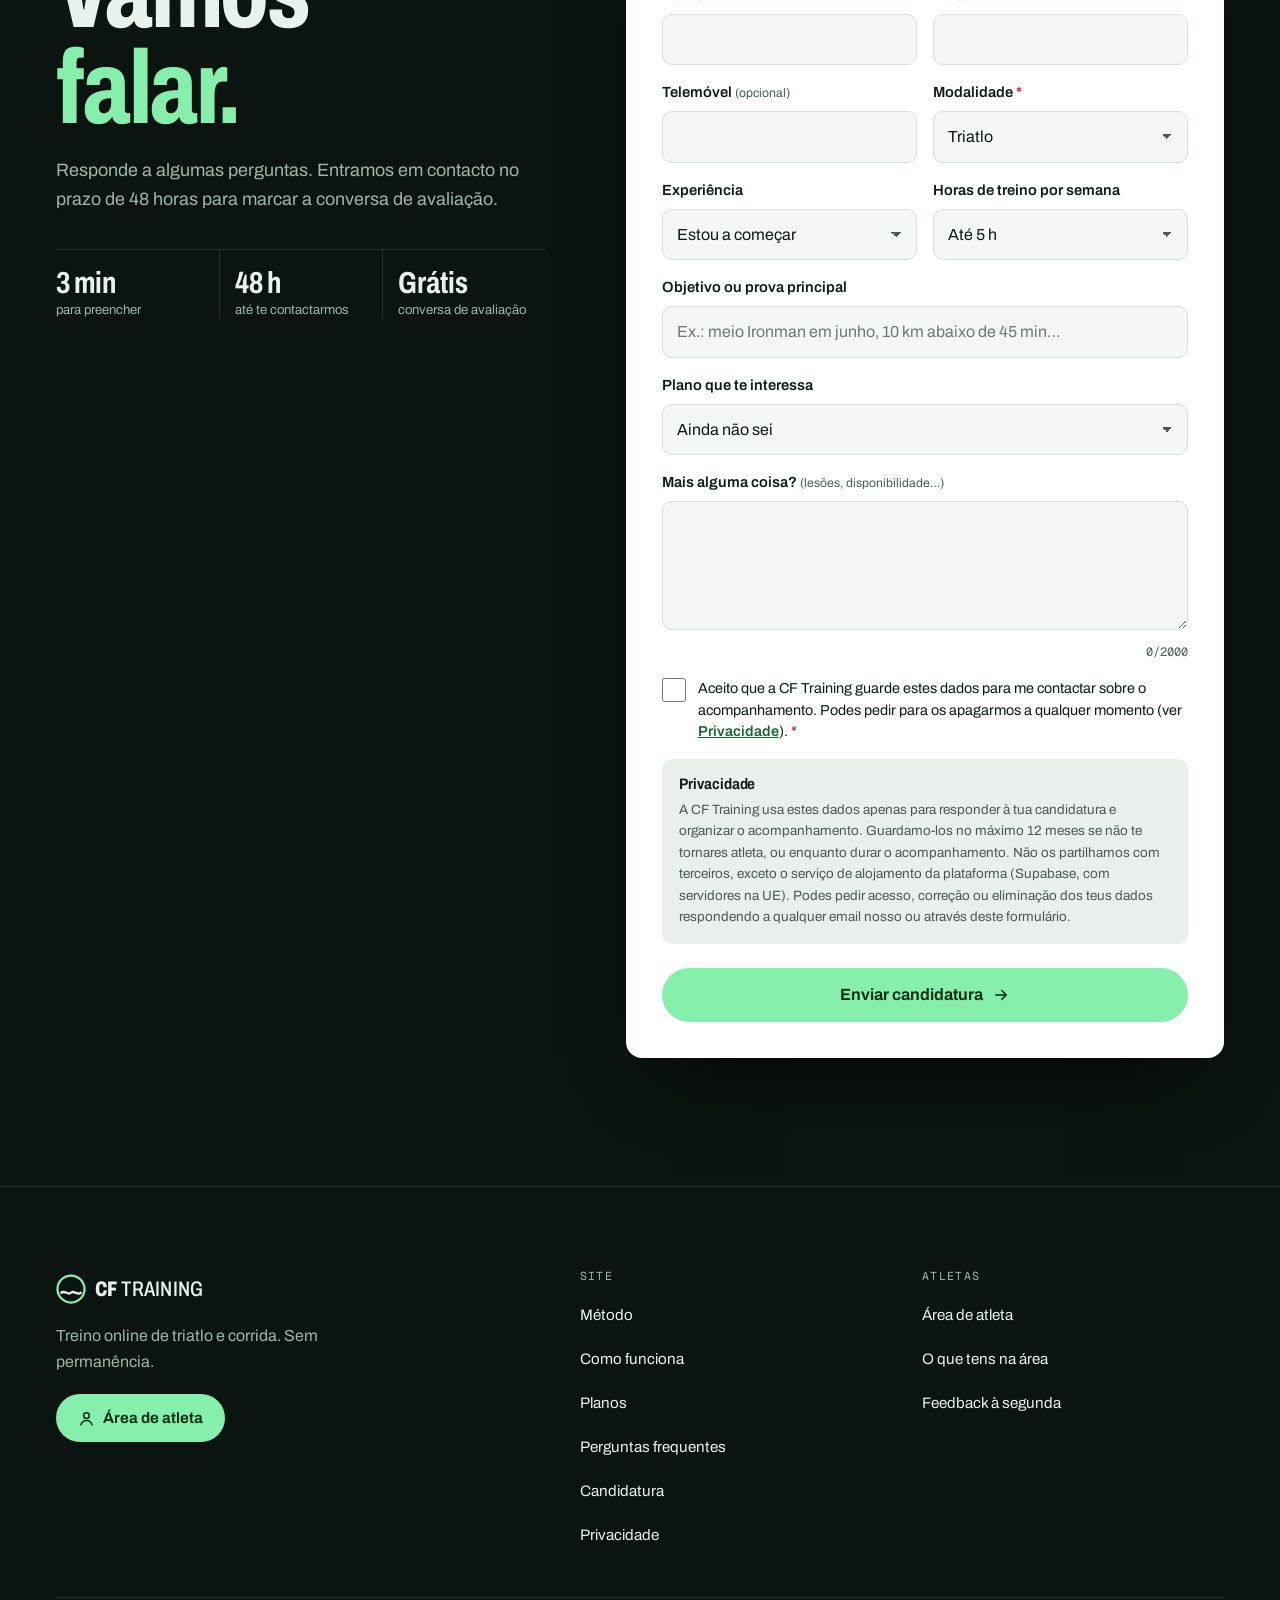
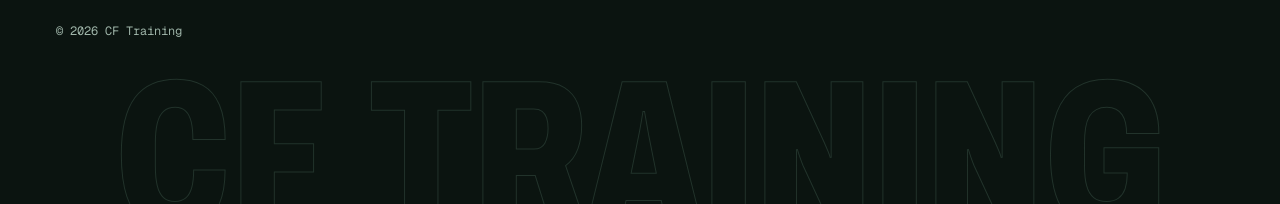
<file: cftraining/index.html>
<!doctype html>
<html lang="pt-PT">
<head>
<meta charset="UTF-8" />
<meta name="viewport" content="width=device-width, initial-scale=1.0, viewport-fit=cover" />
<title>CF Training · Treino online de triatlo e corrida</title>
<meta name="description" content="Treino online de triatlo e corrida: natação, bicicleta e corrida planeadas no TrainingPeaks, mais força, pliometria e técnica de corrida. Sem permanência." />
<meta name="theme-color" content="#0B1410" />
<meta name="color-scheme" content="light dark" />
<meta property="og:type" content="website" />
<meta property="og:locale" content="pt_PT" />
<meta property="og:site_name" content="CF Training" />
<meta property="og:title" content="CF Training · Treino online de triatlo e corrida" />
<meta property="og:description" content="Natação, bicicleta e corrida planeadas, mais força, pliometria e técnica de corrida. Feedback à segunda-feira. Sem permanência." />
<meta name="twitter:card" content="summary" />
<link rel="icon" type="image/svg+xml" href="data:image/svg+xml,%3Csvg xmlns='http://www.w3.org/2000/svg' viewBox='0 0 40 40'%3E%3Crect width='40' height='40' rx='9' fill='%230B1410'/%3E%3Ccircle cx='20' cy='20' r='14' fill='none' stroke='%2386EFAC' stroke-width='3.2'/%3E%3Cpath d='M10 24c4-3.2 7 3.2 10 0s7 3.2 10 0' fill='none' stroke='%23E8F2EC' stroke-width='3.2' stroke-linecap='round'/%3E%3C/svg%3E" />
<link rel="preconnect" href="https://fonts.googleapis.com" />
<link rel="preconnect" href="https://fonts.gstatic.com" crossorigin />
<link rel="stylesheet" href="https://fonts.googleapis.com/css2?family=Archivo:wdth,wght@62..125,400..800&family=Geist+Mono:wght@400;500;600&display=swap" />
<script>document.documentElement.classList.add("js");</script>
<link rel="stylesheet" href="../marca/tokens.css" />
<link rel="stylesheet" href="estilos.css" />
</head>
<body>

<a class="saltar" href="#conteudo">Saltar para o conteúdo</a>

<header class="topo" id="topo">
  <div class="topo-in">
    <a class="logo" href="./" aria-label="CF Training — início">
      <svg class="logo-marca" viewBox="0 0 40 40" aria-hidden="true"><circle cx="20" cy="20" r="18"/><path d="M7 25c5-4 9 4 13 0s8 4 13 0"/></svg><span>CF<b>Training</b></span>
    </a>
    <button class="menu-botao" type="button" aria-expanded="false" aria-controls="menuPrincipal">
      <span class="menu-icone" aria-hidden="true"><i></i><i></i><i></i></span>
      <span class="menu-botao-txt">Menu</span>
    </button>
    <nav class="menu" id="menuPrincipal" aria-label="Principal">
      <a href="#metodo">Método</a>
      <a href="#como">Como funciona</a>
      <a href="#planos">Planos</a>
      <a href="#faq">Perguntas</a>
      <a href="../plataforma/" class="menu-atleta">
        <svg viewBox="0 0 24 24" aria-hidden="true"><circle cx="12" cy="8" r="4"/><path d="M4 21c1.5-4 4.5-6 8-6s6.5 2 8 6"/></svg>Área de atleta
      </a>
      <a class="btn btn-primario menu-cta" href="#candidatura">Candidata-te</a>
    </nav>
  </div>
</header>

<main id="conteudo">

  <!-- =====================================================================
       HERO — proposta clara do serviço + gráfico de periodização da época
       (24 semanas, carga semanal 3:1 e tendência de carga acumulada). SVG puro.
       ===================================================================== -->
  <section class="hero" aria-labelledby="heroTitulo">
    <canvas class="hero-relevo" aria-hidden="true"></canvas>
    <div class="hero-grelha">
      <div class="hero-texto-col">
        <p class="hero-etq"><span class="ponto" aria-hidden="true"></span>Treino online de triatlo e corrida</p>
        <h1 id="heroTitulo" class="hero-titulo">
          <span class="l"><span>Treino com método.</span></span>
          <span class="l"><span class="suave">Não com sorte.</span></span>
        </h1>
        <p class="hero-lead">Planeamos a tua época de natação, bicicleta e corrida no TrainingPeaks e juntamos o que quase todos esquecem: força, pliometria e técnica de corrida. Medimos cada semana e ajustamos a seguinte.</p>
        <div class="hero-acoes">
          <a class="btn btn-primario btn-grande" href="#candidatura">Candidata-te <svg class="seta" viewBox="0 0 24 24" aria-hidden="true" focusable="false"><path d="M5 12h14M13 6l6 6-6 6"/></svg></a>
          <a class="btn btn-linha btn-grande" href="#como">Como funciona</a>
        </div>
        <p class="hero-atleta">Já és atleta? <a href="../plataforma/">Entra na Área de atleta <svg class="seta" viewBox="0 0 24 24" aria-hidden="true" focusable="false"><path d="M5 12h14M13 6l6 6-6 6"/></svg></a></p>
      </div>

      <figure class="epoca" aria-labelledby="epocaLeg">
        <div class="epoca-cab">
          <p class="epoca-tit">A tua época, planeada</p>
          <p class="epoca-meta"><span>24 semanas</span><span class="chip">Exemplo</span></p>
        </div>
        <div class="epoca-graf">
          <svg class="epoca-svg" viewBox="0 0 600 240" aria-hidden="true" focusable="false">
            <g class="epoca-grelha"><line x1="0" y1="220" x2="600" y2="220"/><line x1="0" y1="163" x2="600" y2="163"/><line x1="0" y1="106" x2="600" y2="106"/><line x1="0" y1="49" x2="600" y2="49"/></g>
            <g class="epoca-barras">
              <rect class="f-base" style="--i:0" x="0" y="155.4" width="19.3" height="64.6" rx="2"/>
              <rect class="f-base" style="--i:1" x="25.3" y="146.9" width="19.3" height="73.1" rx="2"/>
              <rect class="f-base" style="--i:2" x="50.5" y="138.4" width="19.3" height="81.6" rx="2"/>
              <rect class="f-base" style="--i:3" x="75.8" y="176.1" width="19.3" height="43.9" rx="2"/>
              <rect class="f-base" style="--i:4" x="101" y="140.1" width="19.3" height="79.9" rx="2"/>
              <rect class="f-base" style="--i:5" x="126.3" y="131.6" width="19.3" height="88.4" rx="2"/>
              <rect class="f-base" style="--i:6" x="151.5" y="123.1" width="19.3" height="96.9" rx="2"/>
              <rect class="f-base" style="--i:7" x="176.8" y="165.7" width="19.3" height="54.3" rx="2"/>
              <rect class="f-const" style="--i:8" x="202" y="124.8" width="19.3" height="95.2" rx="2"/>
              <rect class="f-const" style="--i:9" x="227.3" y="116.3" width="19.3" height="103.7" rx="2"/>
              <rect class="f-const" style="--i:10" x="252.5" y="107.8" width="19.3" height="112.2" rx="2"/>
              <rect class="f-const" style="--i:11" x="277.8" y="155.3" width="19.3" height="64.7" rx="2"/>
              <rect class="f-const" style="--i:12" x="303" y="109.5" width="19.3" height="110.5" rx="2"/>
              <rect class="f-const" style="--i:13" x="328.3" y="101" width="19.3" height="119" rx="2"/>
              <rect class="f-const" style="--i:14" x="353.5" y="92.5" width="19.3" height="127.5" rx="2"/>
              <rect class="f-esp" style="--i:15" x="378.8" y="144.9" width="19.3" height="75.1" rx="2"/>
              <rect class="f-esp" style="--i:16" x="404" y="94.2" width="19.3" height="125.8" rx="2"/>
              <rect class="f-esp" style="--i:17" x="429.3" y="85.7" width="19.3" height="134.3" rx="2"/>
              <rect class="f-esp" style="--i:18" x="454.5" y="77.2" width="19.3" height="142.8" rx="2"/>
              <rect class="f-esp" style="--i:19" x="479.8" y="134.5" width="19.3" height="85.5" rx="2"/>
              <rect class="f-afin" style="--i:20" x="505" y="87.4" width="19.3" height="132.6" rx="2"/>
              <rect class="f-afin" style="--i:21" x="530.3" y="114.6" width="19.3" height="105.4" rx="2"/>
              <rect class="f-afin" style="--i:22" x="555.5" y="141.8" width="19.3" height="78.2" rx="2"/>
              <rect class="f-prova" style="--i:23" x="580.8" y="169" width="19.3" height="51" rx="2"/>
              <path class="epoca-curva" pathLength="1" d="M9.6 130.8L34.9 125.2L60.1 118.7L85.4 126L110.6 119.8L135.9 112.8L161.1 105.4L186.4 113.6L211.6 106.5L236.9 98.9L262.1 91.1L287.4 100.5L312.6 92.7L337.9 84.7L363.1 76.5L388.4 87.2L413.6 78.8L438.9 70.3L464.1 61.8L489.4 73.9L514.6 67.5L539.9 71.6L565.1 82.9L590.4 99.2"/>
            </g>
            <g class="epoca-prova"><line x1="590.4" y1="20" x2="590.4" y2="166"/><path d="M590.4 20h-30l8 9-8 9h30z"/></g>
          </svg>
          <p class="epoca-prova-etq" aria-hidden="true">Prova</p>
        </div>
        <ol class="epoca-fases" aria-hidden="true">
          <li class="f-base" style="--s:8">Base</li>
          <li class="f-const" style="--s:7">Construção</li>
          <li class="f-esp" style="--s:5">Específico</li>
          <li class="f-afin" style="--s:4">Afinação</li>
        </ol>
        <figcaption id="epocaLeg" class="epoca-leg"><span class="k-barra" aria-hidden="true"></span>Carga semanal <span class="k-linha" aria-hidden="true"></span>Carga acumulada · blocos de 3 semanas + 1 de recuperação, até à prova principal.</figcaption>
      </figure>
    </div>

    <div class="hero-dados-in">
      <dl class="hero-dados">
        <div><dt>Pilares num só plano</dt><dd>04</dd></div>
        <div><dt>Níveis de treino</dt><dd>03</dd></div>
        <div><dt>Sessões de força por semana</dt><dd>2×</dd></div>
        <div><dt>Feedback semanal (Performance e Elite)</dt><dd>Seg</dd></div>
      </dl>
    </div>
  </section>
  <!-- MANIFESTO -->
  <section class="secao manifesto" aria-labelledby="tManifesto">
    <div class="secao-in manifesto-in">
      <p class="rotulo" data-revelar><span class="rotulo-num">00</span>A ideia</p>
      <h2 id="tManifesto" class="manifesto-frase" data-revelar>Ninguém melhora só a somar quilómetros. <span>Melhora quem treina com intenção, recupera bem e fica mais forte entre provas.</span></h2>
    </div>
  </section>

  <!-- MÉTODO -->
  <section class="secao" id="metodo" aria-labelledby="tMetodo">
    <div class="secao-in">
      <header class="secao-cab" data-revelar>
        <p class="rotulo"><span class="rotulo-num">01</span>O método</p>
        <h2 id="tMetodo">Quatro pilares.<br />Um só plano.</h2>
        <p class="secao-lead">O treino de resistência é o centro. À volta dele, o trabalho que te deixa mais forte, mais eficiente e menos tempo parado.</p>
      </header>
      <div class="pilares">
        <article class="pilar" data-revelar>
          <div class="pilar-cab"><span class="pilar-num">01</span><span class="pilar-tag">Resistência</span></div>
          <svg class="pilar-vis" viewBox="0 0 240 64" aria-hidden="true" focusable="false"><path d="M0 40 C10 30 20 50 30 40 S50 30 60 40 S80 50 90 40 L96 40 L120 22 L140 30 L160 10 L178 26 L192 40 L200 40 L206 28 L210 34 L216 18 L222 40 L232 40 L236 30 L240 40"/></svg>
          <h3>Natação, bicicleta e corrida planeadas</h3>
          <p>Plano semanal no TrainingPeaks, por zonas e ritmos, organizado por fases da época até à tua prova principal.</p>
        </article>
        <article class="pilar" data-revelar>
          <div class="pilar-cab"><span class="pilar-num">02</span><span class="pilar-tag">Força e pliometria</span></div>
          <svg class="pilar-vis" viewBox="0 0 240 64" aria-hidden="true" focusable="false"><path d="M8 32h224M30 14v36M42 20v24M198 20v24M210 14v36"/><path class="vis-fina" d="M70 52h12v-8h12v-8h12v-8h12v-8h12v-8h12"/></svg>
          <h3>Mais forte, mais reativo</h3>
          <p>Duas sessões por semana com agachamento, peso morto e saltos, ajustadas ao teu nível e à fase da época. Em casa ou no ginásio.</p>
        </article>
        <article class="pilar" data-revelar>
          <div class="pilar-cab"><span class="pilar-num">03</span><span class="pilar-tag">Técnica de corrida</span></div>
          <svg class="pilar-vis" viewBox="0 0 240 64" aria-hidden="true" focusable="false"><path d="M0 50h10l4-18 4 8 6-26 8 36h22l4-18 4 8 6-26 8 36h22l4-18 4 8 6-26 8 36h22l4-18 4 8 6-26 8 36h22l4-18 4 8 6-26 8 36h12"/></svg>
          <h3>Correr melhor, não só mais</h3>
          <p>Exercícios técnicos, cadência e progressivos ao longo da semana, para uma passada mais económica e com menos impacto.</p>
        </article>
        <article class="pilar" data-revelar>
          <div class="pilar-cab"><span class="pilar-num">04</span><span class="pilar-tag">Dados e feedback</span></div>
          <svg class="pilar-vis" viewBox="0 0 240 64" aria-hidden="true" focusable="false"><path class="vis-barras" d="M12 58v-14M36 58v-22M60 58v-18M84 58v-34M108 58v-26M132 58v-44M156 58v-12M180 58v-30M204 58v-38M228 58v-8"/></svg>
          <h3>Decisões, não palpites</h3>
          <p>Registas o esforço (RPE) e comentas cada treino. Juntamos a carga, o sono e as sensações para ajustar a semana seguinte.</p>
        </article>
      </div>

      <div class="principios">
        <div class="principios-cab" data-revelar>
          <h3 class="principios-tit">A base do método</h3>
          <p>Princípios bem estabelecidos da fisiologia do treino de resistência, aplicados à tua vida real: trabalho, família e as horas que tens.</p>
        </div>
        <dl class="principios-lista">
          <div data-revelar><dt><span>a</span>Periodização</dt><dd>A época divide-se em fases (base, construção, específico e afinação), com blocos de carga e semanas de recuperação planeadas até à prova principal.</dd></div>
          <div data-revelar><dt><span>b</span>Intensidade controlada</dt><dd>A maior parte do volume é feita em intensidade baixa; o trabalho intenso é doseado e tem um objetivo. Zonas e ritmos definidos a partir de testes.</dd></div>
          <div data-revelar><dt><span>c</span>Carga medida</dt><dd>Cada treino tem duração e esforço percebido (RPE). Com estes dados acompanhamos a carga semanal e evitamos saltos bruscos.</dd></div>
          <div data-revelar><dt><span>d</span>Força como treino</dt><dd>Força pesada e pliometria, progressivas e por fases, para uma passada mais económica e um corpo que aguenta o volume.</dd></div>
        </dl>
      </div>
    </div>
  </section>

  <!-- TRÊS DISCIPLINAS — faixa de fotografias.
       Substituir cada .foto-ph por <img> (ver comentário de cada uma). Formato 4:5, mín. 900×1125, ≤ 180 KB.
       Fotografias reais de atletas CF Training, com autorização escrita. -->
  <section class="secao secao-sup disciplinas" aria-labelledby="tDisciplinas">
    <div class="secao-in">
      <header class="secao-cab secao-cab-linha" data-revelar>
        <div>
          <p class="rotulo"><span class="rotulo-num">02</span>Três disciplinas</p>
          <h2 id="tDisciplinas">Uma preparação.</h2>
        </div>
        <p class="secao-lead">Cada sessão tem um objetivo e um lugar na semana. A força e a técnica entram no plano com o mesmo cuidado que o treino longo.</p>
      </header>
    </div>
    <div class="fotos-faixa" tabindex="0" role="region" aria-label="Três disciplinas: natação, bicicleta e corrida">
      <!-- FOTO natação — <img src="fotos/natacao.jpg" alt="Atleta a nadar em água aberta"> · água aberta, plano baixo, respiração lateral -->
      <figure class="foto foto-disc" data-foto="natacao" data-revelar>
        <div class="foto-ph" aria-hidden="true"><span class="foto-ph-ondas"></span></div>
        <figcaption class="foto-leg"><span><b>01</b> Natação</span><span>Técnica, ritmo e água aberta</span></figcaption>
      </figure>
      <!-- FOTO bicicleta — <img src="fotos/bicicleta.jpg" alt="Atleta a pedalar numa estrada de montanha"> · estrada, subida, movimento lateral -->
      <figure class="foto foto-disc" data-foto="bicicleta" data-revelar>
        <div class="foto-ph" aria-hidden="true"><span class="foto-ph-relevo"></span></div>
        <figcaption class="foto-leg"><span><b>02</b> Bicicleta</span><span>Zonas, potência e resistência</span></figcaption>
      </figure>
      <!-- FOTO corrida/força — <img src="fotos/forca.jpg" alt="Atleta a fazer agachamento com barra no ginásio"> · ginásio ou pista, luz lateral -->
      <figure class="foto foto-disc" data-foto="corrida" data-revelar>
        <div class="foto-ph" aria-hidden="true"><span class="foto-ph-pistas"></span></div>
        <figcaption class="foto-leg"><span><b>03</b> Corrida + força</span><span>Passada económica, corpo resistente</span></figcaption>
      </figure>
    </div>
  </section>

  <!-- COMO FUNCIONA -->
  <section class="secao secao-clara" id="como" aria-labelledby="tComo">
    <div class="secao-in">
      <header class="secao-cab" data-revelar>
        <p class="rotulo"><span class="rotulo-num">03</span>Como funciona</p>
        <h2 id="tComo">Da partida<br />ao primeiro treino.</h2>
      </header>
      <ol class="passos">
        <li data-revelar>
          <span class="passo-marca">Partida</span>
          <h3>Candidatura</h3>
          <p>Preenches o formulário com o teu historial, objetivos e tempo disponível.</p>
          <span class="passo-tempo">3 min</span>
        </li>
        <li data-revelar>
          <span class="passo-marca">Checkpoint 1</span>
          <h3>Conversa de avaliação</h3>
          <p>Uma chamada gratuita para perceber a tua rotina, lesões e provas. É aqui que apresentamos os valores. Sem compromisso.</p>
          <span class="passo-tempo">Grátis</span>
        </li>
        <li data-revelar>
          <span class="passo-marca">Checkpoint 2</span>
          <h3>Plano pronto</h3>
          <p>Recebes o plano no TrainingPeaks e o acesso à Área de atleta CF Training, com a primeira semana pronta.</p>
          <span class="passo-tempo">48 h</span>
        </li>
        <li data-revelar>
          <span class="passo-marca">Todas as semanas</span>
          <h3>Feedback e ajustes</h3>
          <p>Analisamos a semana e ajustamos a seguinte: resumo à segunda-feira no Performance e no Elite, resumo mensal no Base.</p>
          <span class="passo-tempo">Segunda</span>
        </li>
      </ol>
    </div>
  </section>

  <!-- RESUMO DA SEMANA -->
  <section class="secao" id="resumo" aria-labelledby="tResumo">
    <div class="secao-in duas-col resumo">
      <div>
        <div data-revelar>
          <p class="rotulo"><span class="rotulo-num">04</span>A tua semana</p>
          <h2 id="tResumo" class="resumo-titulo">Uma semana de acompanhamento.</h2>
          <p class="secao-lead">O que acontece, dia a dia, quando treinas com a CF Training. O resumo à segunda-feira é dos planos Performance e Elite; no Base, o resumo é mensal.</p>
        </div>
        <ol class="semana">
          <li data-revelar><span class="dia">Seg</span><div><h3>Resumo e ajustes</h3><p>Recebes a análise da semana anterior: o que correu bem, o que vigiar e o que muda a seguir.</p></div></li>
          <li data-revelar><span class="dia">Ter–Dom</span><div><h3>Treino planeado</h3><p>Natação, bicicleta e corrida no TrainingPeaks. Força, pliometria e técnica na Área de atleta.</p></div></li>
          <li data-revelar><span class="dia">Cada treino</span><div><h3>RPE e comentário</h3><p>Registas o esforço em segundos e deixas uma nota: sensações, dores, imprevistos.</p></div></li>
          <li data-revelar><span class="dia">Dom</span><div><h3>Semana fechada</h3><p>Juntamos carga, sono e sensações e preparamos a semana seguinte.</p></div></li>
        </ol>
      </div>
      <article class="resumo-cartao" aria-label="Exemplo de resumo semanal" data-revelar>
        <header>
          <p class="resumo-etq"><span>Semana 12 · Construção</span><span class="chip">Exemplo</span></p>
          <div class="resumo-grafico" aria-hidden="true">
            <span style="--h:42%"><i>S</i></span><span style="--h:68%"><i>T</i></span><span style="--h:30%"><i>Q</i></span><span style="--h:84%"><i>Q</i></span><span style="--h:12%"><i>S</i></span><span style="--h:100%"><i>S</i></span><span style="--h:56%"><i>D</i></span>
          </div>
          <dl class="resumo-num">
            <div><dt>Sessões</dt><dd>9/10</dd></div>
            <div><dt>Horas</dt><dd>10h20</dd></div>
            <div><dt>Força</dt><dd>2/2</dd></div>
          </dl>
        </header>
        <div class="resumo-corpo">
          <p><b>Destaque</b> Os 3×12' no limiar com a frequência cardíaca estável.</p>
          <p><b>Atenção</b> O sono caiu na quinta. Protege as 7 horas.</p>
          <p><b>A seguir</b> Descarga de 35% e teste de natação na sexta.</p>
          <p><b>Pergunta</b> Como sentiste o gémeo depois do longo?</p>
        </div>
      </article>
    </div>
  </section>

  <!-- ÁREA DE ATLETA -->
  <section class="secao secao-escura" id="area-atleta" aria-labelledby="tArea">
    <div class="secao-in duas-col area">
      <div>
        <header data-revelar>
          <p class="rotulo"><span class="rotulo-num">05</span>Área de atleta</p>
          <h2 id="tArea">O teu treino.<br />No bolso.</h2>
          <p class="secao-lead">Tudo o que precisas para treinar, num só sítio e no teu telemóvel. Vês só o teu plano: sem listas intermináveis, sem ter de escolher.</p>
        </header>
        <ul class="area-func">
          <li data-revelar>
            <span class="area-ico" aria-hidden="true"><svg viewBox="0 0 24 24"><path d="M6 8v8M18 8v8M3 10v4M21 10v4M6 12h12"/></svg></span>
            <div><h3>A sessão de força de hoje</h3><p>Mobilidade, técnica de corrida, pliometria e força, com cada exercício explicado e as doses para o teu nível.</p></div>
          </li>
          <li data-revelar>
            <span class="area-ico" aria-hidden="true"><svg viewBox="0 0 24 24"><path d="M4 20V14M9 20V10M14 20V7M19 20V4"/></svg></span>
            <div><h3>Esforço e comentários em cada treino</h3><p>Registas o RPE em segundos e deixas um comentário: como te sentiste, dores, o que mudou. Só tu e o treinador veem estes registos.</p></div>
          </li>
          <li data-revelar>
            <span class="area-ico" aria-hidden="true"><svg viewBox="0 0 24 24"><path d="M4 5h16v11H9l-5 4z"/></svg></span>
            <div><h3>Feedback à segunda-feira</h3><p>Nos planos Performance e Elite, todas as segundas-feiras recebes a análise da semana e o que muda a seguir.</p></div>
          </li>
          <li data-revelar>
            <span class="area-ico" aria-hidden="true"><svg viewBox="0 0 24 24"><circle cx="12" cy="12" r="8"/><path d="M12 8v4l3 2"/></svg></span>
            <div><h3>Resistência no TrainingPeaks</h3><p>Natação, bicicleta e corrida continuam planeadas no TrainingPeaks, por zonas e ritmos.</p></div>
          </li>
        </ul>
        <div class="entrada-atleta" data-revelar>
          <a class="btn btn-primario btn-grande" href="../plataforma/">
            <svg viewBox="0 0 24 24" aria-hidden="true"><circle cx="12" cy="8" r="4"/><path d="M4 21c1.5-4 4.5-6 8-6s6.5 2 8 6"/></svg>Entrar na Área de atleta
          </a>
          <p>Já és atleta CF Training? Entra com o email da tua conta.<br />Ainda não? <a href="#candidatura">Candidata-te</a>.</p>
        </div>
      </div>
      <figure class="telemovel" data-revelar>
        <div class="tel-corpo">
          <div class="tel-ecra" role="img" aria-label="Exemplo da Área de atleta: sessão de força de hoje com três exercícios, registo de esforço 7 em 10 e um comentário.">
            <p class="tel-meta"><span>Ter · Semana 3/8</span><span class="tel-ponto">Hoje</span></p>
            <p class="tel-titulo">Força · Dia 1</p>
            <p class="tel-sub">5 blocos · 60 min · RPE alvo 7</p>
            <ol class="tel-lista">
              <li><span>4</span><b>Agachamento com barra</b><em>4×5</em></li>
              <li><span>5</span><b>Peso morto</b><em>3×5</em></li>
              <li><span>6</span><b>Split squat búlgaro</b><em>3×6</em></li>
            </ol>
            <p class="tel-rpe-t">Como correu? <b>7 · Muito difícil</b></p>
            <div class="tel-rpe">
              <i></i><i></i><i></i><i></i><i></i><i></i><i></i><i class="on"></i><i></i><i></i><i></i>
            </div>
            <p class="tel-comentario">“Pernas pesadas no búlgaro, mas a técnica saiu limpa.”</p>
            <span class="tel-btn">Guardar registo</span>
          </div>
        </div>
        <div class="tel-feedback" aria-hidden="true">
          <p class="tel-feedback-etq">Feedback · Segunda</p>
          <p>Boa semana. Na próxima: descarga e teste de natação na sexta.</p>
        </div>
        <figcaption class="tel-legenda">Área de atleta · ecrã de exemplo</figcaption>
      </figure>
    </div>
  </section>

  <!-- PLANOS — comparação sem preços (valores na conversa de avaliação) -->
  <section class="secao secao-clara" id="planos" aria-labelledby="tPlanos">
    <div class="secao-in">
      <header class="secao-cab secao-cab-linha" data-revelar>
        <div>
          <p class="rotulo"><span class="rotulo-num">06</span>Planos</p>
          <h2 id="tPlanos">Escolhe o teu<br />acompanhamento.</h2>
        </div>
        <p class="secao-lead">Todos incluem plano no TrainingPeaks e Área de atleta. Sem permanência: cancelas quando quiseres. Os valores são apresentados na conversa de avaliação, de acordo com a modalidade e os teus objetivos.</p>
      </header>

      <div class="planos">
        <article class="plano" data-revelar>
          <p class="plano-nivel">Nível 1</p>
          <h3>Base</h3>
          <p class="plano-para">Para quem quer estrutura e progressão com autonomia.</p>
          <ul>
            <li>Plano semanal no TrainingPeaks</li>
            <li>Força, técnica e pliometria na plataforma</li>
            <li>Ajuste do plano a cada 2 semanas</li>
            <li>Chat com resposta em 48 h</li>
            <li>Resumo mensal</li>
          </ul>
          <a class="btn btn-linha" href="#candidatura" data-plano="Base">Escolher Base</a>
        </article>

        <article class="plano plano-destaque" data-revelar>
          <p class="plano-nivel">Nível 2 <span class="plano-fita">Recomendado</span></p>
          <h3>Performance</h3>
          <p class="plano-para">Para quem tem objetivos claros e quer feedback todas as semanas.</p>
          <ul>
            <li>Tudo o que o Base inclui</li>
            <li>Resumo da semana todas as <span class="nowrap">segundas-feiras</span></li>
            <li>Ajustes sempre que precisares</li>
            <li>Chat com resposta em 24 h</li>
            <li>1 videochamada por mês</li>
            <li>Plano de prova (ritmos, abastecimento) e análise pós-prova</li>
          </ul>
          <a class="btn btn-primario" href="#candidatura" data-plano="Performance">Escolher Performance</a>
        </article>

        <article class="plano" data-revelar>
          <p class="plano-nivel">Nível 3</p>
          <h3>Elite</h3>
          <p class="plano-para">Para atletas de alto rendimento. Vagas limitadas.</p>
          <ul>
            <li>Tudo o que o Performance inclui</li>
            <li>Análise de cada treino</li>
            <li>2 videochamadas por mês</li>
            <li>Testes de avaliação trimestrais incluídos</li>
            <li>Contacto direto com resposta no próprio dia</li>
          </ul>
          <a class="btn btn-linha" href="#candidatura" data-plano="Elite">Candidata-te ao Elite</a>
        </article>
      </div>

      <div class="comparar" data-revelar>
        <h3 class="comparar-tit" id="tComparar">Lado a lado</h3>
        <div class="comparar-scroll" role="region" aria-labelledby="tComparar" tabindex="0">
          <table>
            <thead>
              <tr><th scope="col"><span class="sr-only">Incluído</span></th><th scope="col">Base</th><th scope="col" class="col-destaque">Perfor&shy;mance</th><th scope="col">Elite</th></tr>
            </thead>
            <tbody>
              <tr><th scope="row">Plano no TrainingPeaks</th><td><i class="sim">Sim</i></td><td class="col-destaque"><i class="sim">Sim</i></td><td><i class="sim">Sim</i></td></tr>
              <tr><th scope="row">Força, técnica e pliometria</th><td><i class="sim">Sim</i></td><td class="col-destaque"><i class="sim">Sim</i></td><td><i class="sim">Sim</i></td></tr>
              <tr><th scope="row">Ajustes ao plano</th><td>A cada 2 semanas</td><td class="col-destaque">Sempre que precisares</td><td>Sempre que precisares</td></tr>
              <tr><th scope="row">Resposta no chat</th><td>48 h</td><td class="col-destaque">24 h</td><td>No próprio dia</td></tr>
              <tr><th scope="row">Resumo</th><td>Mensal</td><td class="col-destaque">À segunda</td><td>À segunda</td></tr>
              <tr><th scope="row">Videochamadas</th><td><i class="nao">Não</i></td><td class="col-destaque">1 por mês</td><td>2 por mês</td></tr>
              <tr><th scope="row">Plano de prova e análise pós-prova</th><td><i class="nao">Não</i></td><td class="col-destaque"><i class="sim">Sim</i></td><td><i class="sim">Sim</i></td></tr>
              <tr><th scope="row">Análise de cada treino</th><td><i class="nao">Não</i></td><td class="col-destaque"><i class="nao">Não</i></td><td><i class="sim">Sim</i></td></tr>
              <tr><th scope="row">Testes trimestrais</th><td><i class="nao">Não</i></td><td class="col-destaque"><i class="nao">Não</i></td><td><i class="sim">Sim</i></td></tr>
            </tbody>
          </table>
        </div>
      </div>

      <div class="planos-extra">
        <article class="clube" data-revelar>
          <div>
            <p class="clube-etq">Em grupo</p>
            <h3>Clube online</h3>
            <p>Plano de grupo por fases, todas as sessões de força e técnica na plataforma e comunidade CF Training.</p>
          </div>
          <a class="btn btn-primario" href="#candidatura" data-plano="Clube online">Entrar no clube</a>
        </article>
        <div class="extras" data-revelar>
          <h3>Extras</h3>
          <ul>
            <li>Teste de limiares (natação, bicicleta ou corrida)</li>
            <li>Análise de técnica de corrida em vídeo</li>
            <li>Plano para uma prova (sem acompanhamento)</li>
            <li>Programa de força por fases (sem acompanhamento)</li>
          </ul>
          <p class="extras-nota">Valores sob consulta.</p>
        </div>
      </div>
    </div>
  </section>

  <!-- FAQ -->
  <section class="secao" id="faq" aria-labelledby="tFaq">
    <div class="secao-in faq-grelha">
      <header class="secao-cab" data-revelar>
        <p class="rotulo"><span class="rotulo-num">07</span>Perguntas frequentes</p>
        <h2 id="tFaq">Antes de começares.</h2>
        <p class="secao-lead">Tens outra dúvida? Escreve-a no campo final da candidatura e respondemos na conversa de avaliação.</p>
      </header>
      <div class="faq">
        <details>
          <summary>Há permanência mínima?</summary>
          <p>Não. O acompanhamento é mensal e podes cancelar quando quiseres.</p>
        </details>
        <details>
          <summary>Preciso de pagar o TrainingPeaks?</summary>
          <p>Não. A conta gratuita do TrainingPeaks chega para receberes o plano. A Área de atleta CF Training está incluída em todos os planos.</p>
        </details>
        <details>
          <summary>Quando recebo o feedback?</summary>
          <p>No Performance e no Elite, o resumo da semana chega todas as segundas-feiras, com os ajustes para a semana que começa. No Base, o plano é ajustado a cada duas semanas e recebes um resumo mensal.</p>
        </details>
        <details>
          <summary>Quanto custa?</summary>
          <p>Depende da modalidade, do plano e dos teus objetivos. Apresentamos os valores na conversa de avaliação, que é gratuita e sem compromisso. Os extras são sob consulta.</p>
        </details>
        <details>
          <summary>Que material preciso para a força?</summary>
          <p>Idealmente um ginásio. Se não tiveres, há sessões completas em casa só com o peso do corpo, ou com halteres e um elástico.</p>
        </details>
        <details>
          <summary>Sou principiante. Isto é para mim?</summary>
          <p>Sim. Os planos e as sessões de força têm três níveis (básico, avançado e elite). Começamos onde estás.</p>
        </details>
        <details>
          <summary>E se me lesionar ou tiver uma semana difícil?</summary>
          <p>O plano adapta-se. Avisas no registo do treino ou no chat e ajustamos a carga. Se for preciso, encaminhamos para um fisioterapeuta.</p>
        </details>
        <details>
          <summary>Fazem treino presencial?</summary>
          <p>O acompanhamento é online. Organizamos sessões de técnica de corrida e testes presenciais em datas anunciadas aos atletas.</p>
        </details>
      </div>
    </div>
  </section>

  <!-- CANDIDATURA -->
  <section class="secao secao-escura" id="candidatura" aria-labelledby="tCandidatura">
    <div class="secao-in cand-grelha">
      <header class="secao-cab cand-cab">
        <p class="rotulo"><span class="rotulo-num">08</span>Candidatura</p>
        <h2 id="tCandidatura" class="cand-titulo">Vamos<br /><span>falar.</span></h2>
        <p class="secao-lead">Responde a algumas perguntas. Entramos em contacto no prazo de 48 horas para marcar a conversa de avaliação.</p>
        <ul class="cand-garantias">
          <li><b>3 min</b><span>para preencher</span></li>
          <li><b>48 h</b><span>até te contactarmos</span></li>
          <li><b>Grátis</b><span>conversa de avaliação</span></li>
        </ul>
      </header>

      <form id="fCandidatura" class="form" novalidate aria-describedby="formNota">
        <p class="form-nota" id="formNota">Os campos marcados com <span aria-hidden="true">*</span><span class="sr-only">asterisco</span> são obrigatórios.</p>
        <div class="linha">
          <div class="campo">
            <label for="cNome">Nome <abbr title="obrigatório" aria-hidden="true">*</abbr></label>
            <input id="cNome" name="nome" autocomplete="name" required minlength="2" maxlength="120" aria-describedby="eNome" />
            <p class="campo-erro" id="eNome"></p>
          </div>
          <div class="campo">
            <label for="cEmail">Email <abbr title="obrigatório" aria-hidden="true">*</abbr></label>
            <input id="cEmail" name="email" type="email" inputmode="email" autocomplete="email" autocapitalize="off" spellcheck="false" required maxlength="200" aria-describedby="eEmail" />
            <p class="campo-erro" id="eEmail"></p>
          </div>
        </div>
        <div class="linha">
          <div class="campo">
            <label for="cTel">Telemóvel <small>(opcional)</small></label>
            <input id="cTel" name="telefone" type="tel" autocomplete="tel" maxlength="30" aria-describedby="eTel" />
            <p class="campo-erro" id="eTel"></p>
          </div>
          <div class="campo">
            <label for="cMod">Modalidade <abbr title="obrigatório" aria-hidden="true">*</abbr></label>
            <select id="cMod" name="modalidade" required>
              <option value="triatlo">Triatlo</option>
              <option value="corrida">Corrida</option>
            </select>
          </div>
        </div>
        <div class="linha">
          <div class="campo">
            <label for="cNivel">Experiência</label>
            <select id="cNivel" name="nivel">
              <option>Estou a começar</option>
              <option>1–3 anos a treinar</option>
              <option>Mais de 3 anos, compito regularmente</option>
              <option>Alto rendimento</option>
            </select>
          </div>
          <div class="campo">
            <label for="cHoras">Horas de treino por semana</label>
            <select id="cHoras" name="horas">
              <option>Até 5 h</option>
              <option>5–8 h</option>
              <option>8–12 h</option>
              <option>Mais de 12 h</option>
            </select>
          </div>
        </div>
        <div class="campo">
          <label for="cObj">Objetivo ou prova principal</label>
          <input id="cObj" name="objetivo" maxlength="300" placeholder="Ex.: meio Ironman em junho, 10 km abaixo de 45 min…" aria-describedby="eObj" />
          <p class="campo-erro" id="eObj"></p>
        </div>
        <div class="campo">
          <label for="cPlano">Plano que te interessa</label>
          <select id="cPlano" name="plano">
            <option>Ainda não sei</option>
            <option>Base</option>
            <option>Performance</option>
            <option>Elite</option>
            <option>Clube online</option>
          </select>
        </div>
        <div class="campo">
          <label for="cMsg">Mais alguma coisa? <small>(lesões, disponibilidade…)</small></label>
          <textarea id="cMsg" name="mensagem" rows="4" maxlength="2000" aria-describedby="eMsg cMsgConta"></textarea>
          <p class="campo-rodape"><span class="campo-erro" id="eMsg"></span><span class="campo-conta" id="cMsgConta">0/2000</span></p>
        </div>
        <div class="campo">
          <label class="consent"><input id="cConsent" name="consentimento" type="checkbox" required aria-describedby="eConsent" /> <span>Aceito que a CF Training guarde estes dados para me contactar sobre o acompanhamento. Podes pedir para os apagarmos a qualquer momento (ver <a href="#privacidade">Privacidade</a>). <abbr title="obrigatório" aria-hidden="true">*</abbr></span></label>
          <p class="campo-erro" id="eConsent"></p>
        </div>
        <section class="privacidade" id="privacidade" aria-labelledby="tPrivacidade">
          <h3 id="tPrivacidade">Privacidade</h3>
          <p>A CF Training usa estes dados apenas para responder à tua candidatura e organizar o acompanhamento. Guardamo-los no máximo 12 meses se não te tornares atleta, ou enquanto durar o acompanhamento. Não os partilhamos com terceiros, exceto o serviço de alojamento da plataforma (Supabase, com servidores na UE). Podes pedir acesso, correção ou eliminação dos teus dados respondendo a qualquer email nosso ou através deste formulário.</p>
        </section>
        <button class="btn btn-primario btn-grande btn-enviar" type="submit">Enviar candidatura <svg class="seta" viewBox="0 0 24 24" aria-hidden="true" focusable="false"><path d="M5 12h14M13 6l6 6-6 6"/></svg></button>
        <p class="form-estado" id="formEstado" role="status" aria-live="polite"></p>
      </form>
    </div>
  </section>

</main>

<footer class="rodape">
  <div class="secao-in rodape-in">
    <div class="rodape-marca">
      <a class="logo" href="./" aria-label="CF Training — início">
        <svg class="logo-marca" viewBox="0 0 40 40" aria-hidden="true"><circle cx="20" cy="20" r="18"/><path d="M7 25c5-4 9 4 13 0s8 4 13 0"/></svg><span>CF<b>Training</b></span>
      </a>
      <p>Treino online de triatlo e corrida. Sem permanência.</p>
      <a class="btn btn-primario" href="../plataforma/">
        <svg viewBox="0 0 24 24" aria-hidden="true"><circle cx="12" cy="8" r="4"/><path d="M4 21c1.5-4 4.5-6 8-6s6.5 2 8 6"/></svg>Área de atleta
      </a>
    </div>
    <nav class="rodape-col" aria-label="Site">
      <p class="rodape-tit">Site</p>
      <a href="#metodo">Método</a>
      <a href="#como">Como funciona</a>
      <a href="#planos">Planos</a>
      <a href="#faq">Perguntas frequentes</a>
      <a href="#candidatura">Candidatura</a>
      <a href="#privacidade">Privacidade</a>
    </nav>
    <nav class="rodape-col" aria-label="Atletas">
      <p class="rodape-tit">Atletas</p>
      <a href="../plataforma/">Área de atleta</a>
      <a href="#area-atleta">O que tens na área</a>
      <a href="#resumo">Feedback à segunda</a>
    </nav>
    <p class="rodape-legal">© <span id="ano">2026</span> CF Training</p>
  </div>
</footer>

<!-- Barra fixa no telemóvel (aparece depois do topo, esconde-se junto ao formulário) -->
<aside class="barra-cta" id="barraCta" aria-label="Candidatura rápida" aria-hidden="true">
  <p><b>Sem permanência</b><span>conversa de avaliação gratuita</span></p>
  <a class="btn btn-primario" href="#candidatura" tabindex="-1">Candidata-te</a>
</aside>

<script src="../plataforma/config.js"></script>
<script src="site.js"></script>
</body>
</html>
</file>
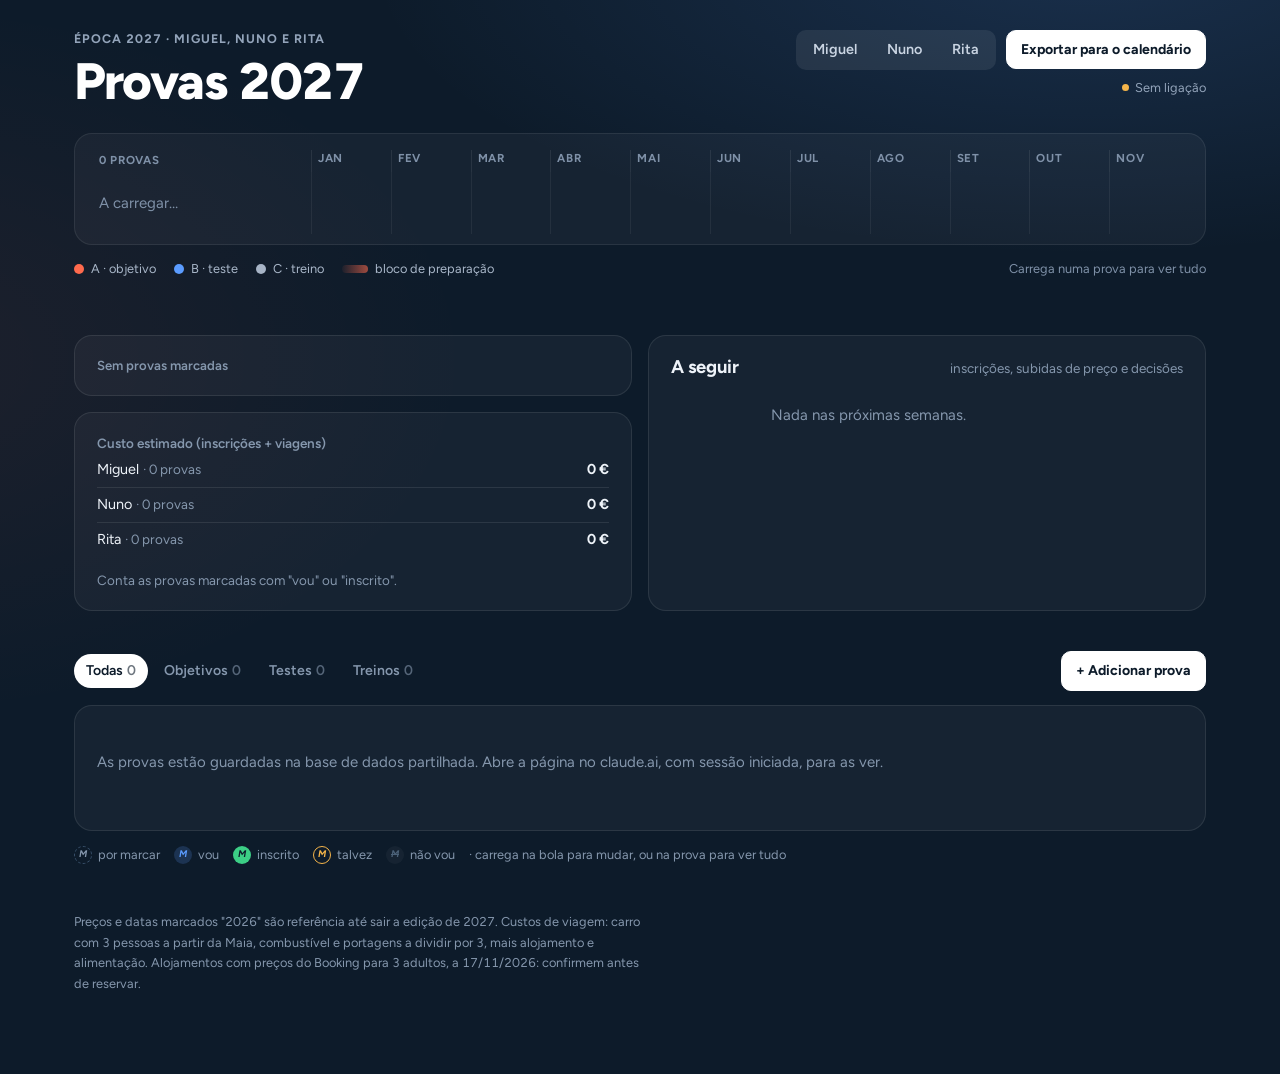
<file: epoca-2027/index.html>
<!DOCTYPE html>
<html lang="pt-PT">
<head>
<meta charset="utf-8">
<meta name="viewport" content="width=device-width, initial-scale=1">
<title>Provas 2027</title>
<link rel="preconnect" href="https://fonts.googleapis.com">
<link rel="stylesheet" href="https://fonts.googleapis.com/css2?family=Figtree:wght@400;500;600;700;800&display=swap">
<style>
/* Layout: agenda limpa — lista de provas por mês (data, nome, nível, quem vai); o detalhe abre num painel lateral. */
:root{
  /* um só tema, o da faixa da época: azul-noite com painéis translúcidos */
  --page:#0d1b2a; --bg:#132437; --soft:#1a2c42; --line:#22364d; --line2:#2d455f;
  --ink:#eef3f9; --ink2:#c3cfdd; --muted:#8597ad;
  --A:#ff6a4d; --A-soft:#3a2530; --B:#5b9cff; --B-soft:#1c3352; --C:#a7b4c6; --C-soft:#24364b;
  --ok:#3ccf86; --ok-soft:#153a2f; --warn:#f5b54a; --warn-soft:#382f22; --bad:#ff6a5a; --bad-soft:#3d2229;
  --glass:rgba(255,255,255,.04); --glass-line:rgba(255,255,255,.09);
  --font:"Figtree",system-ui,-apple-system,"Segoe UI",sans-serif;
  --shadow:0 1px 2px rgba(0,0,0,.35),0 18px 48px rgba(0,0,0,.45);
  color-scheme:dark;
}
*{box-sizing:border-box}
html,body{margin:0}
body{background:var(--page);background-image:radial-gradient(1200px 500px at 85% -5%,rgba(91,156,255,.16),transparent 60%),radial-gradient(1000px 600px at -10% 40%,rgba(255,106,77,.07),transparent 60%);background-attachment:fixed;color:var(--ink);font-family:var(--font);font-size:15px;line-height:1.5;font-variant-numeric:tabular-nums;-webkit-font-smoothing:antialiased}
button,input,select,textarea{font:inherit;color:inherit}
button{cursor:pointer}
a{color:inherit}
:focus-visible{outline:2px solid var(--B);outline-offset:2px;border-radius:6px}
.wrap{max-width:1180px;margin:0 auto;padding:28px 24px 80px}
.muted{color:var(--muted)}

/* faixa da época (topo escuro) */
.band{color:#e9eef5}
.band-in{max-width:1180px;margin:0 auto;padding:30px 24px 26px}
.band .eyebrow{color:#93a4ba}
.band h1{color:#fff}
.band .seg{background:rgba(255,255,255,.08)}
.band .seg button{color:#c9d4e2}
.band .seg button[aria-pressed="true"]{background:#fff;color:#0d1b2a;box-shadow:none}
.band .sync{color:#93a4ba}
.band .btn.exp{background:#fff;border-color:#fff;color:#0d1b2a;font-weight:700}
.band .btn.exp:hover{background:#e6edf6}
.me-row2{display:flex;gap:10px;align-items:center;flex-wrap:wrap;justify-content:flex-end}
.tlbox{margin-top:26px;background:rgba(255,255,255,.04);border:1px solid rgba(255,255,255,.08);border-radius:18px;padding:16px 16px 10px;overflow-x:auto}
.tl{min-width:860px;position:relative}
.tl-head,.tl-row{display:grid;grid-template-columns:220px minmax(0,1fr);align-items:center}
.tl-months{position:relative;height:22px;display:grid;grid-template-columns:repeat(11,1fr);font-size:.72rem;font-weight:700;letter-spacing:.06em;text-transform:uppercase;color:#7f91a8}
.tl-months div{padding-left:6px;border-left:1px solid rgba(255,255,255,.08)}
.tl-rows{position:relative}
.tl-grid{position:absolute;left:220px;right:0;top:0;bottom:0;display:grid;grid-template-columns:repeat(11,1fr);pointer-events:none}
.tl-grid div{border-left:1px solid rgba(255,255,255,.06)}
.tl-row{height:30px;border-radius:8px;cursor:pointer;position:relative}
.tl-row:hover{background:rgba(255,255,255,.05)}
.tl-row.sel{background:rgba(255,255,255,.09)}
.tl-lab{display:flex;align-items:center;gap:8px;min-width:0;padding:0 8px;font-size:.85rem;font-weight:600;color:#e9eef5}
.tl-lab em{font-style:normal;white-space:nowrap;overflow:hidden;text-overflow:ellipsis}
.tl-lab small{margin-left:auto;color:#7f91a8;font-weight:600;font-size:.74rem;white-space:nowrap}
.tl-lab i{width:8px;height:8px;border-radius:50%;flex-shrink:0}
.tl-track{position:relative;height:100%}
.tl-prep{position:absolute;top:9px;height:12px;border-radius:6px}
.tl-dot{position:absolute;top:50%;width:14px;height:14px;border-radius:50%;transform:translate(-50%,-50%);border:2px solid #0d1b2a}
.tl-dot.A{width:18px;height:18px;box-shadow:0 0 0 4px rgba(255,106,77,.22)}
.tl-today{position:absolute;top:-22px;bottom:0;width:2px;background:#fff;opacity:.7;margin-left:220px}
.tl-today span{position:absolute;top:0;left:6px;font-size:.66rem;font-weight:800;color:#fff;text-transform:uppercase;letter-spacing:.06em;white-space:nowrap}
.tl-legend{display:flex;gap:18px;flex-wrap:wrap;font-size:.8rem;color:#a9b7c9;margin-top:14px}
.tl-legend span{display:inline-flex;align-items:center;gap:7px}
.tl-legend i{width:10px;height:10px;border-radius:50%}
.tl-legend b.pb{width:26px;height:8px;border-radius:4px;background:linear-gradient(90deg,rgba(255,106,77,.05),rgba(255,106,77,.6))}
.tl-note{font-size:.8rem;color:#7f91a8;margin-left:auto}
@media (max-width:640px){
  .band-in{padding:22px 16px 20px}
  .tlbox{padding:12px 0 8px 0;margin-left:-4px;margin-right:-4px}
  .tl{min-width:760px}
  .tl-head,.tl-row{grid-template-columns:118px minmax(0,1fr)}
  .tl-grid{left:118px}
  .tl-lab{position:sticky;left:0;z-index:2;background:#13202e;font-size:.8rem}
  .tl-lab small{display:none}
  .tl-head>div:first-child{position:sticky;left:0;z-index:2;background:#13202e}
  .tl-note{margin-left:0}
}

/* cartões claros */
.card{background:var(--bg)!important;border:1px solid var(--line);box-shadow:0 1px 2px rgba(16,22,30,.04)}
.listcard{background:var(--bg);border:1px solid var(--line);border-radius:18px;padding:6px 22px 18px;margin-top:14px}
.todo-card{background:var(--bg);border:1px solid var(--line);border-radius:18px;padding:18px 22px}
.cols{display:grid;grid-template-columns:minmax(0,1fr) minmax(0,1fr);gap:16px;margin-top:22px}
@media (max-width:860px){.cols{grid-template-columns:minmax(0,1fr)}}
.cols .hero{margin-top:0;grid-template-columns:minmax(0,1fr)}
.cal-links{display:flex;gap:6px;flex-wrap:wrap;margin-top:8px}

/* exportar */
#expDlg .opt{display:flex;gap:10px;align-items:flex-start;padding:12px 14px;border:1px solid var(--line);border-radius:12px;margin-top:10px;cursor:pointer;font-size:.92rem}
#expDlg .opt input{margin-top:3px;width:18px;height:18px}
#expDlg .opt b{display:block}
#expDlg .opt span{color:var(--muted);font-size:.84rem}
#expDlg .how{background:var(--soft);border-radius:12px;padding:12px 14px;font-size:.86rem;margin-top:14px;color:var(--ink2)}
#expDlg .how b{color:var(--ink)}
#expMsg{font-size:.86rem;font-weight:600;margin-top:10px;min-height:1.2em}

/* cabeçalho */
.top{display:flex;justify-content:space-between;align-items:flex-start;gap:20px;flex-wrap:wrap}
.eyebrow{font-size:.78rem;font-weight:700;letter-spacing:.08em;text-transform:uppercase;color:var(--muted)}
h1{font-size:clamp(2.2rem,5vw,3.2rem);line-height:1.02;font-weight:800;letter-spacing:-.025em;margin:6px 0 0}
.me{display:flex;flex-direction:column;align-items:flex-end;gap:8px}
.seg{display:inline-flex;background:var(--soft);border-radius:10px;padding:3px;gap:2px}
.seg button{border:0;background:transparent;border-radius:8px;padding:6px 14px;font-weight:600;font-size:.9rem;color:var(--ink2)}
.seg button[aria-pressed="true"]{background:var(--bg);color:var(--ink);box-shadow:0 1px 2px rgba(0,0,0,.08),0 0 0 1px var(--line)}
.sync{display:flex;align-items:center;gap:6px;font-size:.8rem;color:var(--muted)}
.dot{width:7px;height:7px;border-radius:50%;background:var(--muted)} .dot.on{background:var(--ok)} .dot.off{background:var(--warn)}

/* destaque */
.hero{margin-top:32px;display:grid;grid-template-columns:minmax(0,1.3fr) minmax(0,1fr);gap:16px}
@media (max-width:760px){.hero{grid-template-columns:minmax(0,1fr)}}
.card{background:var(--soft);border-radius:16px;padding:20px 22px}
.next .lbl{font-size:.82rem;color:var(--muted);font-weight:600}
.next .big{display:flex;align-items:baseline;gap:10px;margin-top:6px;flex-wrap:wrap}
.next .big b{font-size:2.6rem;font-weight:800;letter-spacing:-.03em;line-height:1}
.next .big span{font-size:1rem;color:var(--ink2);font-weight:600}
.next .nm{margin-top:10px;font-weight:700;font-size:1.1rem}
.next .nm small{display:block;font-weight:500;color:var(--muted);font-size:.88rem}
.stats{display:grid;grid-template-columns:repeat(3,1fr);gap:8px;margin-top:16px}
.stat{font-size:.82rem;color:var(--muted)}
.stat b{display:block;font-size:1.2rem;color:var(--ink);font-weight:700}
.mine{display:flex;flex-direction:column;justify-content:space-between;gap:14px}
.mine .row{display:flex;justify-content:space-between;align-items:baseline;gap:8px;font-size:.9rem;padding:6px 0;border-bottom:1px solid var(--line)}
.mine .row:last-child{border-bottom:0}
.mine .row b{font-weight:700}
.mine .row.me-row{font-weight:700}

/* a seguir */
h2{font-size:1.15rem;font-weight:700;margin:0;letter-spacing:-.01em}
.sec{margin-top:40px}
.sec-h{display:flex;justify-content:space-between;align-items:baseline;gap:12px;margin-bottom:12px;flex-wrap:wrap}
.todo{list-style:none;margin:0;padding:0}
.todo li{display:grid;grid-template-columns:86px minmax(0,1fr);gap:14px;padding:11px 0;border-top:1px solid var(--line);align-items:baseline}
.todo li:first-child{border-top:0}
.todo .d{font-weight:700;font-size:.92rem;white-space:nowrap}
.todo .d small{display:block;font-weight:500;color:var(--muted);font-size:.76rem}
.todo .t{font-size:.94rem}
.todo .t span{color:var(--muted)}
.todo li.now .d{color:var(--bad)} .todo li.soon .d{color:var(--warn)}

/* filtros */
.tools{display:flex;justify-content:space-between;align-items:center;gap:10px;flex-wrap:wrap}
.chips{display:flex;gap:4px;flex-wrap:wrap}
.chip{border:0;background:transparent;border-radius:999px;padding:6px 12px;font-weight:600;font-size:.88rem;color:var(--muted)}
.chip:hover{color:var(--ink)}
.chip[aria-pressed="true"]{background:var(--ink);color:var(--bg)}
.chip .n{opacity:.6;margin-left:4px}
.btn{border:1px solid var(--line2);background:var(--bg);border-radius:10px;padding:8px 14px;font-weight:600;font-size:.88rem;display:inline-flex;align-items:center;gap:6px;text-decoration:none;color:var(--ink)}
.btn:hover{background:var(--soft)}
.btn.primary{background:var(--ink);border-color:var(--ink);color:var(--bg)}
.btn.primary:hover{opacity:.9}
.btn.sm{padding:5px 10px;font-size:.8rem;border-radius:8px}
.btn.ghost{border-color:transparent;background:transparent;color:var(--ink2)}
.btn.ghost:hover{background:var(--soft)}
.btn.danger{color:var(--bad);border-color:color-mix(in srgb,var(--bad) 35%,var(--line2))}
.btn.danger.armed{background:var(--bad);border-color:var(--bad);color:#fff}

/* lista */
.month{margin-top:28px}
.month h3{font-size:.8rem;font-weight:700;text-transform:uppercase;letter-spacing:.08em;color:var(--muted);margin:0 0 4px;display:flex;gap:8px}
.month h3 span{font-weight:500}
.race{display:grid;grid-template-columns:76px minmax(0,1fr) auto auto;gap:16px;align-items:center;padding:14px 12px;margin:0 -12px;border-radius:12px;cursor:pointer;border-top:1px solid var(--line)}
.month .race:first-of-type{border-top-color:transparent}
.race:hover{background:var(--soft);border-top-color:transparent}
.race:hover+.race{border-top-color:transparent}
.race.sel{background:var(--soft)}
.dt{text-align:left;line-height:1.05}
.dt b{display:block;font-size:1.55rem;font-weight:800;letter-spacing:-.02em}
.dt span{font-size:.74rem;color:var(--muted);font-weight:600;text-transform:uppercase;letter-spacing:.04em}
.dt.lbl b{font-size:1rem;padding-top:4px;white-space:nowrap}
.rn{min-width:0}
.rn .nm{font-weight:700;font-size:1.02rem;display:flex;align-items:center;gap:8px;min-width:0}
.rn .nm em{font-style:normal;white-space:nowrap;overflow:hidden;text-overflow:ellipsis}
.rn .sub{color:var(--muted);font-size:.86rem;white-space:nowrap;overflow:hidden;text-overflow:ellipsis}
.flag{flex-shrink:0;font-size:.7rem;font-weight:700;border-radius:6px;padding:1px 7px}
.flag.warn{background:var(--warn-soft);color:var(--warn)} .flag.ok{background:var(--ok-soft);color:var(--ok)} .flag.bad{background:var(--bad-soft);color:var(--bad)}
.tier{display:inline-flex;align-items:center;gap:6px;font-size:.8rem;font-weight:700;color:var(--ink2);white-space:nowrap}
.tier i{width:22px;height:22px;border-radius:7px;display:grid;place-items:center;font-style:normal;font-size:.78rem;font-weight:800}
.tier.A i{background:var(--A);color:#fff} .tier.B i{background:var(--B-soft);color:var(--B)} .tier.C i{background:var(--C-soft);color:var(--C)}
.tier small{font-weight:500;color:var(--muted);font-size:.8rem}
.who{display:flex;gap:4px}
.av{width:30px;height:30px;border-radius:50%;border:1.5px dashed var(--line2);background:transparent;display:grid;place-items:center;font-size:.76rem;font-weight:700;color:var(--muted);padding:0;position:relative}
.av[data-s="vou"]{border:0;background:var(--B-soft);color:var(--B)}
.av[data-s="inscrito"]{border:0;background:var(--ok);color:#fff}
.av[data-s="talvez"]{border:1.5px solid var(--warn);color:var(--warn);background:transparent}
.av[data-s="nao"]{border:0;background:var(--soft);color:var(--line2);text-decoration:line-through}
.av.isme{box-shadow:0 0 0 2px var(--bg),0 0 0 3.5px var(--ink2)}
.av:hover{transform:translateY(-1px)}
.legend-who{display:flex;gap:14px;flex-wrap:wrap;font-size:.8rem;color:var(--muted);margin-top:14px}
.legend-who span{display:inline-flex;gap:6px;align-items:center}
.legend-who .av{width:18px;height:18px;font-size:.6rem;cursor:default}
.legend-who .av:hover{transform:none}
@media (max-width:640px){
  .wrap{padding:24px 16px 64px}
  .race{grid-template-columns:52px minmax(0,1fr) auto;gap:12px}
  .race .tier{display:none}
  .av{width:26px;height:26px;font-size:.7rem}
  .rn .sub{white-space:normal}
}
.empty{color:var(--muted);padding:24px 0}

/* retiradas */
details.ret{margin-top:40px;border-top:1px solid var(--line);padding-top:16px}
details.ret summary{cursor:pointer;font-weight:700;list-style:none;display:flex;justify-content:space-between;align-items:center}
details.ret summary::-webkit-details-marker{display:none}
details.ret summary::after{content:"Mostrar";font-weight:600;font-size:.84rem;color:var(--muted)}
details.ret[open] summary::after{content:"Esconder"}
.retl{list-style:none;margin:12px 0 0;padding:0}
.retl li{display:flex;justify-content:space-between;gap:10px;align-items:center;padding:10px 0;border-top:1px solid var(--line)}
.retl .n{font-weight:600}
.retl .m{color:var(--muted);font-size:.84rem}
footer{margin-top:48px;font-size:.8rem;color:var(--muted);line-height:1.6;max-width:72ch}

/* painel lateral */
.scrim{position:fixed;inset:0;background:rgba(10,14,20,.32);opacity:0;pointer-events:none;z-index:30}
.scrim.on{opacity:1;pointer-events:auto}
.drawer{position:fixed;top:0;right:0;bottom:0;width:min(520px,100%);background:var(--bg);box-shadow:var(--shadow);z-index:31;transform:translateX(100%);display:flex;flex-direction:column;visibility:hidden}
.drawer.on{transform:none;visibility:visible}
@media (prefers-reduced-motion:no-preference){.drawer{transition:transform .22s ease,visibility .22s}.scrim{transition:opacity .2s}.av,.race{transition:background .12s,transform .12s}}
.dh{padding:22px 24px 16px;border-bottom:1px solid var(--line)}
.dh .bar{display:flex;justify-content:space-between;align-items:center;gap:8px}
.dh h2{font-size:1.5rem;font-weight:800;letter-spacing:-.02em;margin-top:12px;line-height:1.15}
.dh .when{color:var(--ink2);font-weight:600;margin-top:4px}
.dh .meta{color:var(--muted);font-size:.9rem}
.dh .acts{display:flex;gap:6px;margin-top:14px;flex-wrap:wrap}
.xbtn2{border:0;background:var(--soft);border-radius:9px;width:34px;height:34px;display:grid;place-items:center;font-size:1.1rem;color:var(--ink2)}
.db{padding:6px 24px 32px;overflow:auto;flex:1}
.blk{padding:18px 0;border-bottom:1px solid var(--line)}
.blk:last-child{border-bottom:0}
.blk h4{margin:0 0 10px;font-size:.78rem;font-weight:700;text-transform:uppercase;letter-spacing:.08em;color:var(--muted)}
.kv{display:grid;grid-template-columns:130px minmax(0,1fr);gap:6px 12px;font-size:.92rem}
.kv dt{color:var(--muted)} .kv dd{margin:0;font-weight:500}
.pres{display:grid;grid-template-columns:repeat(3,1fr);gap:8px}
.pbtn{border:1px solid var(--line);border-radius:12px;padding:10px;background:var(--bg);text-align:left;display:flex;flex-direction:column;gap:2px}
.pbtn b{font-size:.92rem}
.pbtn span{font-size:.8rem;color:var(--muted);font-weight:600}
.pbtn[data-s="vou"]{border-color:var(--B);background:var(--B-soft)} .pbtn[data-s="vou"] span{color:var(--B)}
.pbtn[data-s="inscrito"]{border-color:var(--ok);background:var(--ok-soft)} .pbtn[data-s="inscrito"] span{color:var(--ok)}
.pbtn[data-s="talvez"]{border-color:var(--warn);background:var(--warn-soft)} .pbtn[data-s="talvez"] span{color:var(--warn)}
.pbtn.isme{box-shadow:inset 0 0 0 1px var(--ink2)}
.note{background:var(--soft);border-radius:10px;padding:10px 12px;font-size:.9rem;margin-top:10px}
.note.decide{background:var(--warn-soft)}
.ups{list-style:none;margin:8px 0 0;padding:0;font-size:.88rem}
.ups li{display:flex;gap:10px;padding:3px 0}
.ups li b{min-width:58px}
.ups li.soon{color:var(--warn);font-weight:600} .ups li.past{color:var(--muted);text-decoration:line-through}
.warnline{color:var(--bad);font-weight:600;font-size:.88rem;margin-top:8px}
.prepbar{height:6px;border-radius:3px;background:var(--soft);margin:10px 0 6px;overflow:hidden}
.prepbar i{display:block;height:100%;background:var(--ink)}
.links{display:flex;gap:6px;flex-wrap:wrap;margin-top:10px}
.lodges{display:flex;flex-direction:column;gap:10px;margin-top:12px}
.lc{border:1px solid var(--line);border-radius:12px;padding:12px 14px}
.lc.pick{border-color:var(--ok);box-shadow:inset 0 0 0 1px var(--ok)}
.lc .r1{display:flex;justify-content:space-between;gap:10px;align-items:flex-start}
.lc .n{font-weight:700;font-size:.95rem}
.lc .n a{text-decoration:none} .lc .n a:hover{text-decoration:underline}
.lc .s{color:var(--muted);font-size:.82rem}
.lc .p{text-align:right;white-space:nowrap}
.lc .p b{font-size:1.15rem;font-weight:800;display:block;line-height:1.1}
.lc .p span{font-size:.74rem;color:var(--muted)}
.score{display:inline-block;background:#003b95;color:#fff;font-weight:700;font-size:.74rem;border-radius:5px 5px 5px 0;padding:1px 5px;margin-right:4px}
.lc .r2{display:flex;justify-content:space-between;align-items:center;gap:8px;margin-top:10px;flex-wrap:wrap}
.votes{display:flex;gap:4px}
.vote{border:1px solid var(--line);background:var(--bg);border-radius:999px;padding:2px 9px;font-size:.76rem;font-weight:600;color:var(--muted)}
.vote[aria-pressed="true"]{background:var(--A-soft);border-color:var(--A);color:var(--A)}
.pickbtn[aria-pressed="true"]{background:var(--ok);border-color:var(--ok);color:#fff}
.lc .x{font-size:.82rem;color:var(--ink2);margin-top:6px}
.small{font-size:.84rem;color:var(--muted)}

/* formulários (dialogs) */
dialog{border:0;border-radius:18px;padding:0;width:min(720px,94vw);max-height:90vh;background:var(--bg);color:var(--ink);box-shadow:var(--shadow)}
dialog::backdrop{background:rgba(10,14,20,.45)}
.dlg{display:flex;flex-direction:column;max-height:90vh}
.dlg-h{display:flex;justify-content:space-between;gap:12px;padding:20px 24px 14px;border-bottom:1px solid var(--line)}
.dlg-h h2{font-size:1.3rem;font-weight:800}
.dlg .sub{color:var(--muted);font-size:.86rem;margin:2px 0 0}
.xbtn{border:0;background:var(--soft);border-radius:9px;width:34px;height:34px;display:grid;place-items:center;flex-shrink:0}
.i{width:16px;height:16px;fill:none;stroke:currentColor;stroke-width:1.8;stroke-linecap:round;stroke-linejoin:round}
.dlg-b{padding:8px 24px 16px;overflow:auto}
.fg{display:grid;grid-template-columns:repeat(6,minmax(0,1fr));gap:12px 14px}
.fg .s2{grid-column:span 2}.fg .s3{grid-column:span 3}.fg .s4{grid-column:span 4}.fg .s6{grid-column:span 6}
@media (max-width:600px){.fg .s2,.fg .s3,.fg .s4{grid-column:span 6}}
.fg label{display:flex;flex-direction:column;gap:5px;font-size:.8rem;font-weight:600;color:var(--ink2)}
.fg input,.fg select,.fg textarea{border:1px solid var(--line2);border-radius:9px;padding:8px 10px;background:var(--bg);font-size:.92rem;font-weight:500;color:var(--ink);min-height:38px}
.fg textarea{min-height:64px;resize:vertical}
.fg input:focus,.fg select:focus,.fg textarea:focus{outline:2px solid var(--B);outline-offset:0;border-color:transparent}
.fg .chk{flex-direction:row;align-items:center;gap:8px;padding-top:24px}
.fg .chk input{min-height:0;width:18px;height:18px}
.fsec{grid-column:span 6;font-size:.76rem;font-weight:700;text-transform:uppercase;letter-spacing:.08em;color:var(--muted);margin-top:16px;padding-bottom:6px;border-bottom:1px solid var(--line)}
.flabel{font-size:.8rem;font-weight:600;color:var(--ink2);display:block;margin-bottom:6px}
.uprow{display:flex;gap:8px;align-items:center;margin-bottom:6px}
.uprow input{flex:1;border:1px solid var(--line2);border-radius:9px;padding:7px 10px;background:var(--bg);min-height:36px}
.foot{display:flex;justify-content:space-between;gap:8px;padding:14px 24px;border-top:1px solid var(--line);flex-wrap:wrap}
.foot .r{display:flex;gap:8px}
.err{color:var(--bad);font-size:.86rem;font-weight:600;min-height:1.2em;margin-top:10px}
.toast{position:fixed;left:50%;bottom:24px;transform:translateX(-50%);background:var(--ink);color:var(--bg);padding:10px 16px;border-radius:12px;font-size:.9rem;font-weight:600;display:none;z-index:60;max-width:90vw;box-shadow:var(--shadow)}

/* tema único: tudo no estilo da faixa */
.card,.listcard,.todo-card{background:var(--glass)!important;border:1px solid var(--glass-line)!important;box-shadow:none!important;border-radius:18px}
.wrap{padding-top:8px}
.btn{background:rgba(255,255,255,.06);border-color:rgba(255,255,255,.14);color:var(--ink)}
.btn:hover{background:rgba(255,255,255,.12)}
.btn.primary{background:#fff;border-color:#fff;color:#0d1b2a;font-weight:700}
.btn.primary:hover{background:#e6edf6;opacity:1}
.btn.ghost{background:transparent;border-color:transparent}
.chip{color:var(--muted)}
.chip[aria-pressed="true"]{background:#fff;color:#0d1b2a}
.race{border-top-color:var(--glass-line)}
.race:hover,.race.sel{background:rgba(255,255,255,.05)}
.tier.A i{background:var(--A);color:#fff}
.av{border-color:#3a526d}
.av[data-s="inscrito"]{background:var(--ok);color:#0d1b2a}
.av[data-s="nao"]{background:rgba(255,255,255,.04);color:#4b6178}
.av.isme{box-shadow:0 0 0 2px var(--page),0 0 0 3.5px #fff}
.mine .row,.todo li{border-color:var(--glass-line)}
.drawer{background:#0f1f30;border-left:1px solid var(--glass-line)}
.dh,.blk{border-color:var(--glass-line)}
.pbtn{background:var(--glass);border-color:var(--glass-line)}
.lc{background:var(--glass);border-color:var(--glass-line)}
.vote{background:transparent;border-color:var(--glass-line)}
.note{background:rgba(255,255,255,.06)}
.prepbar{background:rgba(255,255,255,.08)} .prepbar i{background:linear-gradient(90deg,var(--B),var(--A))}
dialog{background:#11223a;border:1px solid var(--glass-line)}
.fg input,.fg select,.fg textarea,.uprow input{background:#0c192a;border-color:var(--line2);color:var(--ink)}
.xbtn,.xbtn2{background:rgba(255,255,255,.08);color:var(--ink)}
#expDlg .opt{border-color:var(--glass-line)} #expDlg .how{background:rgba(255,255,255,.05)}
.toast{background:#fff;color:#0d1b2a}
.scrim{background:rgba(3,8,14,.55)}
details.ret{border-color:var(--glass-line)}
.retl li{border-color:var(--glass-line)}
.dot.on{box-shadow:0 0 0 3px rgba(60,207,134,.18)}
</style>
</head>
<body>
<header class="band">
 <div class="band-in">
  <div class="top">
    <div>
      <div class="eyebrow">Época 2027 · Miguel, Nuno e Rita</div>
      <h1>Provas 2027</h1>
    </div>
    <div class="me">
      <div class="me-row2"><div class="seg" id="me" role="group" aria-label="Quem és?"></div><button class="btn exp" type="button" id="expBtn">Exportar para o calendário</button></div>
      <div class="sync"><span class="dot" id="dot"></span><span id="synctxt">A ligar…</span></div>
    </div>
  </div>
  <div class="tlbox" aria-label="Gráfico da época: blocos de preparação e provas">
    <div class="tl" id="tl"></div>
  </div>
  <div class="tl-legend" aria-hidden="true"><span><i style="background:#ff6a4d"></i>A · objetivo</span><span><i style="background:#5b9cff"></i>B · teste</span><span><i style="background:#a7b4c6"></i>C · treino</span><span><b class="pb"></b>bloco de preparação</span><span class="tl-note">Carrega numa prova para ver tudo</span></div>
 </div>
</header>
<div class="wrap">

  <div class="cols">
  <section class="hero">
    <div class="card next" id="next"></div>
    <div class="card mine" id="mine"></div>
  </section>
  <section class="todo-card">
    <div class="sec-h"><h2>A seguir</h2><span class="small">inscrições, subidas de preço e decisões</span></div>
    <ul class="todo" id="todo"></ul>
  </section>
  </div>

  <section class="sec">
    <div class="tools">
      <div class="chips" id="filters" aria-label="Filtrar por nível"></div>
      <button class="btn primary" type="button" id="addRace">+ Adicionar prova</button>
    </div>
    <div class="listcard"><div id="list"><p class="empty">A carregar as provas…</p></div></div>
    <div class="legend-who" aria-hidden="true">
      <span><i class="av" data-s="">M</i>por marcar</span><span><i class="av" data-s="vou">M</i>vou</span><span><i class="av" data-s="inscrito">M</i>inscrito</span><span><i class="av" data-s="talvez">M</i>talvez</span><span><i class="av" data-s="nao">M</i>não vou</span>
      <span>· carrega na bola para mudar, ou na prova para ver tudo</span>
    </div>
  </section>

  <details class="ret" id="retBox"><summary id="retSum">Provas retiradas</summary><ul class="retl" id="retired"></ul></details>

  <footer>
    Preços e datas marcados "2026" são referência até sair a edição de 2027. Custos de viagem: carro com 3 pessoas a partir da Maia, combustível e portagens a dividir por 3, mais alojamento e alimentação. Alojamentos com preços do Booking para 3 adultos, a 17/11/2026: confirmem antes de reservar.
  </footer>
</div>

<div class="scrim" id="scrim"></div>
<aside class="drawer" id="drawer" role="dialog" aria-modal="false" aria-labelledby="dTitle"></aside>

<dialog id="raceDlg" aria-labelledby="raceTitle">
  <form class="dlg" id="raceForm" method="dialog" novalidate>
    <div class="dlg-h"><div><h2 id="raceTitle">Prova</h2>
    <p class="sub" id="raceSub">Preenche o que souberes; o resto pode ficar em branco.</p></div>
    <button class="xbtn" type="button" data-close aria-label="Fechar"><svg class="i" viewBox="0 0 16 16" aria-hidden="true"><path d="M4 4l8 8M12 4l-8 8"/></svg></button></div>
    <div class="dlg-b">
    <div class="fg">
      <div class="fsec">Prova</div>
      <label class="s4">Nome<input id="f_name" required placeholder="Ex.: Triatlo de Viana do Castelo"></label>
      <label class="s2">Nível<select id="f_tier"><option value="A">A · objetivo</option><option value="B">B · teste</option><option value="C" selected>C · treino</option></select></label>
      <label class="s6">Distância e local<input id="f_meta" placeholder="Ex.: 1,5 · 40 · 10 km · Viana do Castelo"></label>
      <label class="s2">Data<input id="f_date" type="date" required></label>
      <label class="s2">Texto da data (opcional)<input id="f_label" placeholder="Ex.: 17–21 mar ou mai?"></label>
      <label class="s2 chk"><input id="f_conf" type="checkbox"> Data confirmada</label>
      <label class="s6">Link da prova<input id="f_link" type="url" placeholder="https://"></label>
      <label class="s6">Nota<textarea id="f_note" placeholder="Ex.: Pelo menos 10 dias antes de Caminha."></textarea></label>
      <label class="s6">Decisão pendente (aparece nos alertas)<input id="f_decide" placeholder="Deixa em branco se não houver"></label>

      <div class="fsec">Inscrições e preço</div>
      <label class="s2">Estado<select id="f_regs">
        <option value="por-abrir">Ainda não abriram</option><option value="anunciada">Abertura anunciada</option><option value="aberta">Abertas</option>
        <option value="esgotada">Esgotadas</option><option value="por-anunciar">Por anunciar</option><option value="sem-info">Sem informação</option></select></label>
      <label class="s2">Abertura (data)<input id="f_open" type="date"></label>
      <label class="s2 chk"><input id="f_openApprox" type="checkbox"> Data aproximada</label>
      <label class="s6">Detalhe das inscrições<input id="f_regt" placeholder="Ex.: Pela FTP; em 2026 abriu em março"></label>
      <label class="s3">Preço atual (texto)<input id="f_price" placeholder="Ex.: 75 € (2026)"></label>
      <label class="s3">Inscrição para contas (€)<input id="f_entry" type="number" min="0" step="1" placeholder="75"></label>
      <div class="s6 ups-ed"><span class="flabel">Subidas de preço (data e novo valor)</span><div id="upsBox"></div><button class="btn sm" type="button" id="addUp">+ Subida de preço</button></div>
      <label class="s3">Nota do preço<input id="f_ref" placeholder="Ex.: Não licenciados +30 €"></label>
      <label class="s3">Aviso (a vermelho)<input id="f_warn" placeholder="Ex.: Inscrever no 1.º lote"></label>

      <div class="fsec">Viagem e preparação</div>
      <label class="s2 chk"><input id="f_need" type="checkbox"> Precisa de dormida</label>
      <label class="s2">Viagem/pessoa (€)<input id="f_trip" type="number" min="0" step="1" placeholder="95"></label>
      <label class="s2">Viagem (texto)<input id="f_tript" placeholder="Ex.: ~160 € (1 noite)"></label>
      <label class="s6">Logística<input id="f_lodge" placeholder="Ex.: 1 noite; check-in da bike no sábado"></label>
      <label class="s2">Onde procurar alojamento<input id="f_where" placeholder="Ex.: Moura, Portugal"></label>
      <label class="s2">Entrada (check-in)<input id="f_in" type="date"></label>
      <label class="s2">Saída (check-out)<input id="f_out" type="date"></label>
      <label class="s2">Semanas de preparação<input id="f_w" type="number" min="0" max="30" step="1"></label>
      <label class="s2">Início do bloco<input id="f_from" type="date"></label>
      <label class="s2">Fim do bloco<input id="f_to" type="date"></label>
      <label class="s6">Foco da preparação<textarea id="f_prep" placeholder="Ex.: Bike longa de 3–4 h, combinados ao fim de semana"></textarea></label>
    </div>
    <div class="err" id="raceErr" role="alert"></div>
    </div>
    <div class="foot">
      <button class="btn danger" type="button" id="delRace">Apagar de vez</button>
      <div class="r"><button class="btn" type="button" data-close>Cancelar</button><button class="btn primary" type="submit" id="saveRace">Guardar</button></div>
    </div>
  </form>
</dialog>

<dialog id="lodgeDlg" aria-labelledby="lodgeTitle">
  <form class="dlg" id="lodgeForm" method="dialog" novalidate>
    <div class="dlg-h"><div><h2 id="lodgeTitle">Alojamento</h2>
    <p class="sub" id="lodgeSub"></p></div>
    <button class="xbtn" type="button" data-close aria-label="Fechar"><svg class="i" viewBox="0 0 16 16" aria-hidden="true"><path d="M4 4l8 8M12 4l-8 8"/></svg></button></div>
    <div class="dlg-b">
    <div class="fg">
      <label class="s4">Nome<input id="l_name" required placeholder="Ex.: Hotel Santa Comba"></label>
      <label class="s2">Tipo<select id="l_type"><option>Hotel</option><option>Alojamento local</option><option>Apartamento</option><option>Hostel</option><option>Parque de campismo</option><option>Casa</option></select></label>
      <label class="s3">Zona<input id="l_area" placeholder="Ex.: Moura, centro"></label>
      <label class="s3">Distância à prova<input id="l_dist" placeholder="Ex.: 13 km do T1 (Alqueva)"></label>
      <label class="s2">Preço/noite (quarto, €)<input id="l_price" type="number" min="0" step="1"></label>
      <label class="s2">Pessoas no quarto<input id="l_cap" type="number" min="1" max="10" step="1" value="3"></label>
      <label class="s2">Noites<input id="l_nights" type="number" min="1" max="10" step="1" value="1"></label>
      <label class="s3">Avaliação<input id="l_rating" placeholder="Ex.: 8,5 Ótimo · 1209 comentários"></label>
      <label class="s3">Quarto<input id="l_room" placeholder="Ex.: Quarto triplo, pequeno-almoço incluído"></label>
      <label class="s6">Nota do preço<input id="l_pnote" placeholder="Ex.: preço Booking para 3 adultos a 17/11/2026"></label>
      <label class="s6">Link<input id="l_link" type="url" placeholder="https://"></label>
      <label class="s6">Notas<textarea id="l_notes" placeholder="Pequeno-almoço cedo? Garagem para as bikes? Cancelamento grátis?"></textarea></label>
    </div>
    <div class="err" id="lodgeErr" role="alert"></div>
    </div>
    <div class="foot">
      <button class="btn danger" type="button" id="delLodge">Apagar</button>
      <div class="r"><button class="btn" type="button" data-close>Cancelar</button><button class="btn primary" type="submit">Guardar</button></div>
    </div>
  </form>
</dialog>


<dialog id="expDlg" aria-labelledby="expTitle">
  <form class="dlg" id="expForm" method="dialog" novalidate>
    <div class="dlg-h"><div><h2 id="expTitle">Exportar para o calendário</h2><p class="sub">Cria um ficheiro de calendário (.ics) com as provas, para o telemóvel, Google Calendar ou Outlook.</p></div>
    <button class="xbtn" type="button" data-close aria-label="Fechar"><svg class="i" viewBox="0 0 16 16" aria-hidden="true"><path d="M4 4l8 8M12 4l-8 8"/></svg></button></div>
    <div class="dlg-b">
      <label class="opt"><input type="radio" name="expWhich" value="all" checked><div><b>Todas as provas do calendário</b><span id="expAllN"></span></div></label>
      <label class="opt"><input type="radio" name="expWhich" value="mine"><div><b id="expMineT">Só as provas em que vou</b><span id="expMineN"></span></div></label>
      <label class="opt"><input type="checkbox" id="expAlerts" checked><div><b>Incluir avisos</b><span>Abertura de inscrições e último dia antes de cada subida de preço.</span></div></label>
      <label class="opt"><input type="checkbox" id="expRemind" checked><div><b>Lembrete 7 dias antes de cada prova</b><span>O telemóvel avisa uma semana antes.</span></div></label>
      <div class="how"><b>Como importar:</b> o ficheiro vem dentro de um .zip. Abre o zip e depois o <b>provas-2027.ics</b>: no iPhone e no Mac abre no Calendário; no Android ou no Google Calendar, vai a <b>Definições → Importar</b> no computador; no Outlook, <b>Adicionar calendário → Carregar de ficheiro</b>. Em cada prova também há botões para a adicionar ao Google ou ao Outlook com um clique.</div>
      <div id="expMsg" role="status"></div>
    </div>
    <div class="foot"><button class="btn" type="button" id="expCopy">Copiar texto .ics</button><div class="r"><button class="btn" type="button" data-close>Cancelar</button><button class="btn primary" type="submit" id="expGo">Descarregar</button></div></div>
  </form>
</dialog>

<div class="toast" id="toast" role="status"></div>

<script>
const PEOPLE=[['miguel','Miguel'],['nuno','Nuno'],['rita','Rita']];
const STATES=['','vou','inscrito','talvez','nao'];
const SLABEL={'':'por marcar',vou:'vou',inscrito:'inscrito',talvez:'talvez',nao:'não vou'};
const TIERLBL={A:'objetivo',B:'teste',C:'treino'};
const REGLBL={aberta:'Abertas',anunciada:'Abertura anunciada','por-abrir':'Ainda não abriram','por-anunciar':'Por anunciar','sem-info':'Sem informação',esgotada:'Esgotadas'};
const DOW=['dom','seg','ter','qua','qui','sex','sáb'];
const MON=['jan','fev','mar','abr','mai','jun','jul','ago','set','out','nov','dez'];
const MONL=['Janeiro','Fevereiro','Março','Abril','Maio','Junho','Julho','Agosto','Setembro','Outubro','Novembro','Dezembro'];
const $=id=>document.getElementById(id);
const P=s=>new Date(String(s).slice(0,10)+'T12:00:00');
const okDate=s=>/^\d{4}-\d{2}-\d{2}/.test(String(s||''))&&!isNaN(P(s));
const fmt=d=>`${d.getDate()} ${MON[d.getMonth()]}`;
const fmtFull=d=>`${String(d.getDate()).padStart(2,'0')}/${String(d.getMonth()+1).padStart(2,'0')}/${d.getFullYear()}`;
const today=new Date(); today.setHours(12,0,0,0);
const days=d=>Math.round((d-today)/864e5);
const esc=s=>String(s??'').replace(/[&<>"']/g,c=>({'&':'&amp;','<':'&lt;','>':'&gt;','"':'&quot;',"'":'&#39;'}[c]));
const safeUrl=u=>/^https?:\/\//i.test(String(u||''))?String(u):'';
const num=v=>{const n=Number(v);return isFinite(n)&&n>0?n:0};
const euro=n=>Math.round(n).toLocaleString('pt-PT')+' €';
function whenTxt(n){return n<0?'passou':n===0?'hoje':n===1?'amanhã':`em ${n} dias`}

let races=[], allRaces=[], pres={}, lodges=[], filter='all', db=null, openLodge=null, editing=null, editingLodge=null, canWrite=true;
let me=(()=>{try{return localStorage.getItem('provas2027-me')||''}catch(e){return''}})();

/* ---------- normalização (dados partilhados não são de confiança) ---------- */
function normRace(id,v){
  v=v||{};
  const s=x=>typeof x==='string'?x:'';
  const r={id,name:s(v.name)||'Prova sem nome',date:okDate(v.date)?s(v.date).slice(0,10):'2027-12-31',label:s(v.label),conf:!!v.conf,
    tier:['A','B','C'].includes(v.tier)?v.tier:'C',meta:s(v.meta),note:s(v.note),decide:s(v.decide),link:safeUrl(v.link),
    reg:{s:REGLBL[v.reg?.s]?v.reg.s:'sem-info',t:s(v.reg?.t),open:okDate(v.reg?.open)?v.reg.open:'',openApprox:!!v.reg?.openApprox},
    price:{now:s(v.price?.now),entry:num(v.price?.entry),ref:s(v.price?.ref),warn:s(v.price?.warn),
      ups:Array.isArray(v.price?.ups)?v.price.ups.filter(u=>u&&okDate(u.d)).map(u=>({d:u.d.slice(0,10),to:s(u.to)})):[]},
    lodge:{need:!!v.lodge?.need,t:s(v.lodge?.t),trip:num(v.lodge?.trip),tripT:s(v.lodge?.tripT),
      where:s(v.lodge?.where),in:okDate(v.lodge?.in)?v.lodge.in:'',out:okDate(v.lodge?.out)?v.lodge.out:''},
    prep:{w:num(v.prep?.w),from:okDate(v.prep?.from)?v.prep.from:'',to:okDate(v.prep?.to)?v.prep.to:'',t:s(v.prep?.t)},
    by:s(v.by),at:s(v.at),short:s(v.short),retired:!!v.retired,retiredBy:s(v.retiredBy)};
  return r;
}
function raceDoc(r){return {name:r.name,date:r.date,label:r.label,conf:r.conf,tier:r.tier,meta:r.meta,note:r.note,decide:r.decide,link:r.link,
  reg:{...r.reg},price:{...r.price,ups:r.price.ups.map(u=>({...u}))},lodge:{...r.lodge},prep:{...r.prep},short:r.short,by:r.by,at:r.at,retired:r.retired,retiredBy:r.retiredBy}}
/* datas de alojamento: por omissão a noite anterior à prova */
function stay(r){
  const out=r.lodge.out||r.date, inn=r.lodge.in||new Date(P(out)-864e5).toISOString().slice(0,10);
  return {in:inn,out,nights:Math.max(1,Math.round((P(out)-P(inn))/864e5))};
}
function bookingUrl(where,s,adults=3){return `https://www.booking.com/searchresults.pt-pt.html?ss=${encodeURIComponent(where)}&checkin=${s.in}&checkout=${s.out}&group_adults=${adults}&no_rooms=1&group_children=0&selected_currency=EUR`}
function airbnbUrl(where,s,adults=3){return `https://www.airbnb.pt/s/${encodeURIComponent(where)}/homes?checkin=${s.in}&checkout=${s.out}&adults=${adults}`}
function hotelUrl(link,s){if(!link)return'';if(/booking\.com\/hotel\//.test(link))return `${link.split('?')[0]}?checkin=${s.in}&checkout=${s.out}&group_adults=3&no_rooms=1&selected_currency=EUR`;return link}
function normLodge(id,v){
  v=v||{};const s=x=>typeof x==='string'?x:'';
  const votes={};PEOPLE.forEach(([k])=>votes[k]=!!(v.votes&&v.votes[k]));
  return {id,raceId:s(v.raceId),name:s(v.name)||'Sem nome',type:s(v.type),area:s(v.area),dist:s(v.dist),price:num(v.price),cap:num(v.cap)||3,nights:num(v.nights)||1,
    pnote:s(v.pnote),link:safeUrl(v.link),notes:s(v.notes),votes,picked:!!v.picked,by:s(v.by),rating:s(v.rating),room:s(v.room)};
}


/* ---------- quem és ---------- */
function renderMe(){$('me').innerHTML=PEOPLE.map(([k,n])=>`<button type="button" data-me="${k}" aria-pressed="${me===k}">${n}</button>`).join('')}
$('me').addEventListener('click',e=>{const b=e.target.closest('[data-me]');if(!b)return;me=b.dataset.me;try{localStorage.setItem('provas2027-me',me)}catch(_){}renderMe();renderAll()});
const meName=()=>(PEOPLE.find(p=>p[0]===me)||[,''])[1];
let openId=null, dl=null;

/* ---------- destaque ---------- */
function costOf(k){let tot=0,cnt=0;races.forEach(r=>{const s=(pres[r.id]||{})[k];if(s==='vou'||s==='inscrito'){cnt++;tot+=r.price.entry+(r.lodge.trip||0)}});return {tot,cnt}}
function renderHero(){
  const up=races.filter(r=>days(P(r.date))>=0), nx=up[0];
  const c={A:0,B:0,C:0}; races.forEach(r=>c[r.tier]++);
  $('next').innerHTML=nx?`<div class="lbl" style="display:flex;justify-content:space-between;gap:8px">Próxima prova<span class="tier ${nx.tier}"><i>${nx.tier}</i>${TIERLBL[nx.tier]}</span></div>
    <div class="big"><b>${days(P(nx.date))}</b><span>dias</span></div>
    <div class="nm">${esc(nx.name)}<small>${nx.label?esc(nx.label):fmt(P(nx.date))+' · '+DOW[P(nx.date).getDay()]}${nx.meta?' · '+esc(nx.meta):''}</small></div>
    <div class="stats"><div class="stat"><b>${c.A}</b>objetivos</div><div class="stat"><b>${c.B}</b>testes</div><div class="stat"><b>${c.C}</b>treinos</div></div>`
    :'<div class="lbl">Sem provas marcadas</div>';
  $('mine').innerHTML=`<div><div class="lbl small" style="font-weight:600">Custo estimado (inscrições + viagens)</div>
    ${PEOPLE.map(([k,n])=>{const o=costOf(k);return `<div class="row ${me===k?'me-row':''}"><span>${n}${me===k?' (tu)':''} <span class="small">· ${o.cnt} prova${o.cnt===1?'':'s'}</span></span><b>${euro(o.tot)}</b></div>`}).join('')}</div>
    <div class="small">Conta as provas marcadas com "vou" ou "inscrito".</div>`;
}

/* ---------- a seguir ---------- */
function renderTodo(){
  const items=[];
  races.forEach(r=>{
    if(r.reg.open) items.push({d:P(r.reg.open),t:`Abrem as inscrições: ${r.name}`,x:r.decide?'Decidir antes se vamos.':(r.reg.t||''),approx:r.reg.openApprox,id:r.id});
    r.price.ups.forEach(u=>items.push({d:P(u.d),t:`Sobe o preço: ${r.name}`,x:`passa para ${u.to}; inscrever até ${fmt(new Date(P(u.d)-864e5))}`,id:r.id}));
    if(r.decide&&!r.reg.open) items.push({d:P(r.date),t:`Decidir: ${r.name}`,x:'',id:r.id});
  });
  const list=items.filter(it=>days(it.d)>=-1).sort((a,b)=>a.d-b.d).slice(0,5);
  $('todo').innerHTML=list.map(it=>{const n=days(it.d),cls=n<=3?'now':n<=21?'soon':'';
    return `<li class="${cls}"><div class="d">${it.approx?'~':''}${fmt(it.d)}<small>${it.approx?'previsto':whenTxt(n)}</small></div><div class="t">${esc(it.t)}${it.x?` <span>— ${esc(it.x)}</span>`:''}</div></li>`}).join('')||'<li><div></div><div class="t muted">Nada nas próximas semanas.</div></li>';
}

/* ---------- lista ---------- */
function avs(r){return PEOPLE.map(([k,n])=>{const s=(pres[r.id]||{})[k]||'';return `<button type="button" class="av ${me===k?'isme':''}" data-race="${r.id}" data-p="${k}" data-s="${s}" title="${n}: ${SLABEL[s]} (carrega para mudar)" aria-label="${n}: ${SLABEL[s]}. Mudar">${n[0]}</button>`}).join('')}
function flagOf(r){
  const ups=r.price.ups.filter(u=>{const n=days(P(u.d));return n>=0&&n<=30});
  if(r.decide) return '<span class="flag warn">decidir</span>';
  if(ups.length) return '<span class="flag warn">preço sobe</span>';
  if(r.reg.s==='aberta') return '<span class="flag ok">inscrições abertas</span>';
  if(r.reg.s==='esgotada') return '<span class="flag bad">esgotada</span>';
  return '';
}
function raceRow(r){
  const d=P(r.date), lbl=!!r.label;
  return `<div class="race ${openId===r.id?'sel':''}" data-open="${r.id}" role="button" tabindex="0" aria-label="${esc(r.name)}: ver detalhes">
    <div class="dt ${lbl?'lbl':''}"><b>${lbl?esc(r.label):d.getDate()}</b><span>${lbl?'2027':DOW[d.getDay()]}</span></div>
    <div class="rn"><div class="nm"><em>${esc(r.name)}</em>${flagOf(r)}</div><div class="sub">${esc(r.meta)}</div></div>
    <span class="tier ${r.tier}"><i>${r.tier}</i><small>${TIERLBL[r.tier]}</small></span>
    <div class="who">${avs(r)}</div>
  </div>`;
}
function renderList(){
  if(!races.length){$('list').innerHTML=`<p class="empty">${db?'Ainda não há provas. Carrega em “+ Adicionar prova”.':'A carregar as provas…'}</p>`;return}
  const list=races.filter(r=>filter==='all'||r.tier===filter);
  let html='',cur='';
  list.forEach(r=>{const d=P(r.date),k=d.getFullYear()+'-'+d.getMonth();
    if(k!==cur){if(cur)html+='</div>';cur=k;const n=list.filter(x=>{const y=P(x.date);return y.getFullYear()+'-'+y.getMonth()===k}).length;
      html+=`<div class="month"><h3>${MONL[d.getMonth()]} ${d.getFullYear()} <span>· ${n}</span></h3>`}
    html+=raceRow(r)});
  if(cur)html+='</div>';
  $('list').innerHTML=html||'<p class="empty">Nenhuma prova neste nível.</p>';
}
function renderFilters(){
  const opts=[['all','Todas'],['A','Objetivos'],['B','Testes'],['C','Treinos']];
  $('filters').innerHTML=opts.map(([k,l])=>`<button class="chip" type="button" data-f="${k}" aria-pressed="${filter===k}">${l}<span class="n">${k==='all'?races.length:races.filter(r=>r.tier===k).length}</span></button>`).join('');
}
$('filters').addEventListener('click',e=>{const b=e.target.closest('.chip');if(!b)return;filter=b.dataset.f;renderFilters();renderList()});
function renderRetired(){
  const ret=allRaces.filter(r=>r.retired);
  $('retBox').style.display=ret.length?'':'none';
  $('retSum').textContent=`Provas retiradas (${ret.length})`;
  $('retired').innerHTML=ret.map(r=>`<li><div><div class="n">${esc(r.name)}</div><div class="m">${r.label?esc(r.label):fmt(P(r.date))} · ${TIERLBL[r.tier]}${r.retiredBy?' · retirada por '+esc(r.retiredBy):''}</div></div>
    <div style="display:flex;gap:6px"><button class="btn sm" type="button" data-restore="${r.id}">Repor</button><button class="btn sm ghost" type="button" data-edit="${r.id}">Editar</button></div></li>`).join('');
}

/* ---------- gráfico da época ---------- */
const TC={A:'#ff6a4d',B:'#5b9cff',C:'#a7b4c6'};
function renderTimeline(){
  const start=P('2027-01-01'),end=P('2027-12-01'),span=end-start;
  const pct=d=>Math.max(0,Math.min(100,(P(d)-start)/span*100));
  const months=['jan','fev','mar','abr','mai','jun','jul','ago','set','out','nov'];
  let rows='';
  races.forEach(r=>{
    const c=TC[r.tier], x=pct(r.date);
    let prep='';
    if(r.prep.w&&r.prep.from){const l=pct(r.prep.from),w=Math.max(x-l,0.5);prep=`<div class="tl-prep" style="left:${l}%;width:${w}%;background:linear-gradient(90deg,${c}0d,${c}99)"></div>`}
    const d=P(r.date);
    rows+=`<div class="tl-row ${openId===r.id?'sel':''}" data-open="${r.id}" role="button" tabindex="0" title="${esc(r.name)} · ${r.label?esc(r.label):fmt(d)}">
      <div class="tl-lab"><i style="background:${c}"></i><em>${esc(r.short||r.name.split(' · ')[0])}</em><small>${r.label?esc(r.label):fmt(d)}</small></div>
      <div class="tl-track">${prep}<div class="tl-dot ${r.tier}" style="left:${x}%;background:${c}"></div></div></div>`;
  });
  const tp=(today-start)/span*100;
  const todayLine=(tp>=0&&tp<=100)?`<div class="tl-today" style="left:calc((100% - var(--lab,220px)) * ${tp/100})"><span>hoje</span></div>`:'';
  $('tl').innerHTML=`<div class="tl-head"><div style="font-size:.72rem;color:#7f91a8;font-weight:700;letter-spacing:.06em;text-transform:uppercase;padding-left:8px">${races.length} provas</div><div class="tl-months">${months.map(m=>`<div>${m}</div>`).join('')}</div></div>
    <div class="tl-rows"><div class="tl-grid">${months.map(()=>'<div></div>').join('')}</div>${todayLine}${rows||'<div style="padding:20px 8px;color:#7f91a8">A carregar…</div>'}</div>`;
}

/* ---------- calendário ---------- */
const ymd=d=>`${d.getFullYear()}${String(d.getMonth()+1).padStart(2,'0')}${String(d.getDate()).padStart(2,'0')}`;
const plus1=s=>new Date(P(s).getTime()+864e5);
function raceDesc(r){return [r.meta,`Nível ${r.tier} · ${TIERLBL[r.tier]}`,r.price.now?`Inscrição: ${r.price.now}`:'',r.reg.t,r.note,r.link].filter(Boolean).join('\n')}
function gcalUrl(r){const q=new URLSearchParams({action:'TEMPLATE',text:r.name,dates:`${ymd(P(r.date))}/${ymd(plus1(r.date))}`,details:raceDesc(r),location:r.lodge.where||''});return 'https://calendar.google.com/calendar/render?'+q}
function outlookUrl(r){const q=new URLSearchParams({path:'/calendar/action/compose',rru:'addevent',subject:r.name,startdt:r.date,enddt:plus1(r.date).toISOString().slice(0,10),allday:'true',body:raceDesc(r),location:r.lodge.where||''});return 'https://outlook.live.com/calendar/0/deeplink/compose?'+q}
function icsEsc(t){return String(t).replace(/\\/g,'\\\\').replace(/;/g,'\\;').replace(/,/g,'\\,').replace(/\r?\n/g,'\\n')}
function fold(line){const out=[];let cur='';for(const ch of line){const add=new TextEncoder().encode(ch).length;if(new TextEncoder().encode(cur).length+add>73){out.push(cur);cur=' '+ch}else cur+=ch}out.push(cur);return out.join('\r\n')}
function buildIcs(list,withAlerts,remind){
  const stamp=new Date().toISOString().replace(/[-:]/g,'').slice(0,15)+'Z';
  const L=['BEGIN:VCALENDAR','VERSION:2.0','PRODID:-//Provas 2027//PT','CALSCALE:GREGORIAN','METHOD:PUBLISH','X-WR-CALNAME:Provas 2027','X-WR-TIMEZONE:Europe/Lisbon'];
  const ev=(uid,date,summary,desc,loc,alarm)=>{L.push('BEGIN:VEVENT',`UID:${uid}@provas2027`,`DTSTAMP:${stamp}`,`DTSTART;VALUE=DATE:${ymd(P(date))}`,`DTEND;VALUE=DATE:${ymd(plus1(date))}`,
    `SUMMARY:${icsEsc(summary)}`);if(desc)L.push(`DESCRIPTION:${icsEsc(desc)}`);if(loc)L.push(`LOCATION:${icsEsc(loc)}`);L.push('TRANSP:TRANSPARENT');
    if(alarm)L.push('BEGIN:VALARM','ACTION:DISPLAY',`DESCRIPTION:${icsEsc(summary)}`,`TRIGGER:${alarm}`,'END:VALARM');L.push('END:VEVENT')};
  list.forEach(r=>{
    ev(r.id,r.date,`${r.name} (${r.tier} · ${TIERLBL[r.tier]})`,raceDesc(r),r.lodge.where,remind?'-P7D':'');
    if(withAlerts){
      if(r.reg.open&&days(P(r.reg.open))>=0)ev(r.id+'-abre',r.reg.open,`Abrem inscrições: ${r.name}`,r.reg.t+(r.decide?'\nDecidir: '+r.decide:''),'','PT9H');
      r.price.ups.forEach((u,i)=>{const last=new Date(P(u.d)-864e5).toISOString().slice(0,10);if(days(P(last))>=0)ev(`${r.id}-preco${i}`,last,`Último dia antes de subir o preço: ${r.name}`,`Amanhã passa para ${u.to}.`,'','PT9H')});
    }
  });
  L.push('END:VCALENDAR');
  return L.map(fold).join('\r\n')+'\r\n';
}
/* zip sem compressão (o .ics não está na lista de ficheiros permitidos; o .zip está) */
const CRC=(()=>{const t=new Uint32Array(256);for(let n=0;n<256;n++){let c=n;for(let k=0;k<8;k++)c=c&1?0xEDB88320^(c>>>1):c>>>1;t[n]=c>>>0}return t})();
function crc32(b){let c=0xFFFFFFFF;for(let i=0;i<b.length;i++)c=CRC[(c^b[i])&255]^(c>>>8);return (c^0xFFFFFFFF)>>>0}
function zip1(name,text){
  const enc=new TextEncoder(),nb=enc.encode(name),db_=enc.encode(text),crc=crc32(db_);
  const lh=new DataView(new ArrayBuffer(30));lh.setUint32(0,0x04034b50,true);lh.setUint16(4,20,true);lh.setUint16(6,0x0800,true);lh.setUint16(8,0,true);lh.setUint32(14,crc,true);lh.setUint32(18,db_.length,true);lh.setUint32(22,db_.length,true);lh.setUint16(26,nb.length,true);
  const ch=new DataView(new ArrayBuffer(46));ch.setUint32(0,0x02014b50,true);ch.setUint16(4,20,true);ch.setUint16(6,20,true);ch.setUint16(8,0x0800,true);ch.setUint32(16,crc,true);ch.setUint32(20,db_.length,true);ch.setUint32(24,db_.length,true);ch.setUint16(28,nb.length,true);ch.setUint32(42,0,true);
  const off=30+nb.length+db_.length, cdl=46+nb.length;
  const end=new DataView(new ArrayBuffer(22));end.setUint32(0,0x06054b50,true);end.setUint16(8,1,true);end.setUint16(10,1,true);end.setUint32(12,cdl,true);end.setUint32(16,off,true);
  return new Blob([lh.buffer,nb,db_,ch.buffer,nb,end.buffer]);
}
function expList(){const which=(document.querySelector('input[name="expWhich"]:checked')||{}).value;
  return which==='mine'&&me?races.filter(r=>['vou','inscrito'].includes((pres[r.id]||{})[me])):races}
function openExport(){
  const mineN=me?races.filter(r=>['vou','inscrito'].includes((pres[r.id]||{})[me])).length:0;
  $('expAllN').textContent=`${races.length} provas`;
  $('expMineT').textContent=me?`Só as provas em que ${meName()} vai`:'Só as provas em que vou';
  $('expMineN').textContent=me?`${mineN} provas marcadas com “vou” ou “inscrito”`:'Escolhe primeiro quem és, no topo da página';
  document.querySelector('input[name="expWhich"][value="mine"]').disabled=!me;
  if(!me)document.querySelector('input[name="expWhich"][value="all"]').checked=true;
  $('expMsg').textContent='';$('expGo').style.display=dl?'':'none';
  $('expDlg').showModal();
}
$('expBtn').onclick=openExport;
$('expForm').addEventListener('submit',async e=>{
  e.preventDefault();const list=expList();
  if(!list.length){$('expMsg').textContent='Não há provas para exportar com esta escolha.';return}
  const ics=buildIcs(list,$('expAlerts').checked,$('expRemind').checked);
  try{await dl.save({filename:'provas-2027-calendario.zip',data:zip1('provas-2027.ics',ics)});$('expMsg').textContent='Ficheiro guardado. Abre o zip e depois o provas-2027.ics.'}
  catch(err){$('expMsg').textContent=err&&err.code==='declined'?'Download cancelado.':'Não foi possível descarregar aqui. Usa “Copiar texto .ics”.'}
});
$('expCopy').onclick=async()=>{
  const list=expList();const ics=buildIcs(list,$('expAlerts').checked,$('expRemind').checked);
  try{await navigator.clipboard.writeText(ics);$('expMsg').textContent='Copiado. Cola num ficheiro de texto e guarda-o como provas-2027.ics.'}
  catch(e){$('expMsg').textContent='O browser não deixou copiar.'}
};

/* ---------- painel ---------- */
function searchLinks(r){const st=stay(r);return `<a class="btn sm" href="${esc(bookingUrl(r.lodge.where,st))}" target="_blank" rel="noopener">Procurar no Booking</a><a class="btn sm" href="${esc(airbnbUrl(r.lodge.where,st))}" target="_blank" rel="noopener">Airbnb</a>`}
function lodgeCards(r){
  const ls=lodges.filter(l=>l.raceId===r.id), st=stay(r);
  const sorted=[...ls].sort((a,b)=>(b.picked-a.picked)||(Object.values(b.votes).filter(Boolean).length-Object.values(a.votes).filter(Boolean).length)||(a.price*a.nights-b.price*b.nights));
  return sorted.map(l=>{const tot=l.price*l.nights, href=hotelUrl(l.link,st);
    return `<div class="lc ${l.picked?'pick':''}">
      <div class="r1"><div style="min-width:0"><div class="n">${href?`<a href="${esc(href)}" target="_blank" rel="noopener">${esc(l.name)}</a>`:esc(l.name)}</div>
        <div class="s">${l.rating?`<span class="score">${esc(l.rating.split(' ')[0])}</span>${esc(l.rating.split(' ').slice(1).join(' '))} · `:''}${esc(l.dist||l.area)}</div></div>
        <div class="p">${tot?`<b>${euro(tot)}</b><span>${l.nights} noite${l.nights>1?'s':''} · ≈ ${euro(tot/(l.cap||1))}/pessoa</span>`:'<span>sem preço</span>'}</div></div>
      ${l.room?`<div class="x">${esc(l.room)}</div>`:''}${l.notes?`<div class="s" style="margin-top:3px">${esc(l.notes)}</div>`:''}
      <div class="r2"><div class="votes">${PEOPLE.map(([k,n])=>`<button type="button" class="vote" data-vote="${l.id}" data-p="${k}" aria-pressed="${l.votes[k]}">${l.votes[k]?'♥':'♡'} ${n}</button>`).join('')}</div>
        <div style="display:flex;gap:4px"><button type="button" class="btn sm pickbtn" data-pick="${l.id}" aria-pressed="${l.picked}">${l.picked?'✓ Reservado':'Reservado?'}</button><button type="button" class="btn sm ghost" data-editlodge="${l.id}">Editar</button></div></div>
    </div>`}).join('');
}
function renderDrawer(){
  const dr=$('drawer'); const r=openId&&allRaces.find(x=>x.id===openId);
  if(!r){dr.classList.remove('on');$('scrim').classList.remove('on');dr.innerHTML='';return}
  const d=P(r.date), st=stay(r), ls=lodges.filter(l=>l.raceId===r.id);
  const ups=r.price.ups.map(u=>{const n=days(P(u.d));return `<li class="${n<0?'past':n<=30?'soon':''}"><b>${fmt(P(u.d))}</b><span>${esc(u.to)}</span></li>`}).join('');
  let prep='';
  if(r.prep.w&&r.prep.from&&r.prep.to){const done=Math.max(0,Math.min(1,(today-P(r.prep.from))/(P(r.prep.to)-P(r.prep.from))));
    prep=`<div style="font-weight:700">${r.prep.w} semanas · ${fmt(P(r.prep.from))} → ${fmt(P(r.prep.to))}</div><div class="prepbar"><i style="width:${Math.max(done*100,1)}%"></i></div>`}
  else if(r.prep.w) prep=`<div style="font-weight:700">${r.prep.w} semanas</div>`;
  dr.innerHTML=`<div class="dh">
      <div class="bar"><span class="tier ${r.tier}"><i>${r.tier}</i>${TIERLBL[r.tier]}</span><button type="button" class="xbtn2" data-closedrawer aria-label="Fechar">✕</button></div>
      <h2 id="dTitle">${esc(r.name)}</h2>
      <div class="when">${r.label?esc(r.label)+' 2027':`${DOW[d.getDay()]}, ${fmtFull(d)}`} · ${r.conf?'data confirmada':'data estimada'}</div>
      <div class="meta">${esc(r.meta)}</div>
      <div class="acts">${r.link?`<a class="btn sm" href="${esc(r.link)}" target="_blank" rel="noopener">Site da prova</a>`:''}<a class="btn sm" href="${esc(gcalUrl(r))}" target="_blank" rel="noopener">+ Google Calendar</a><a class="btn sm" href="${esc(outlookUrl(r))}" target="_blank" rel="noopener">+ Outlook</a><button class="btn sm" type="button" data-edit="${r.id}">Editar</button>${r.retired?`<button class="btn sm" type="button" data-restore="${r.id}">Repor</button>`:`<button class="btn sm ghost" type="button" data-retire="${r.id}">Retirar do calendário</button>`}</div>
      ${r.decide?`<div class="note decide"><b>Decidir:</b> ${esc(r.decide)}</div>`:''}${r.note?`<div class="note">${esc(r.note)}</div>`:''}
    </div>
    <div class="db">
      <div class="blk"><h4>Quem vai</h4><div class="pres">${PEOPLE.map(([k,n])=>{const s=(pres[r.id]||{})[k]||'';return `<button type="button" class="pbtn ${me===k?'isme':''}" data-race="${r.id}" data-p="${k}" data-s="${s}"><b>${n}</b><span>${SLABEL[s]}</span></button>`}).join('')}</div></div>
      <div class="blk"><h4>Inscrição</h4><dl class="kv">
        <dt>Estado</dt><dd>${REGLBL[r.reg.s]}${r.reg.open?` · ${r.reg.openApprox?'~':''}${fmtFull(P(r.reg.open))}`:''}</dd>
        ${r.reg.t?`<dt>Detalhe</dt><dd>${esc(r.reg.t)}</dd>`:''}
        <dt>Preço</dt><dd>${esc(r.price.now||'—')}${r.price.ref?`<div class="small">${esc(r.price.ref)}</div>`:''}</dd></dl>
        ${ups?`<ul class="ups">${ups}</ul>`:''}${r.price.warn?`<div class="warnline">${esc(r.price.warn)}</div>`:''}</div>
      <div class="blk"><h4>Viagem e alojamento</h4><dl class="kv">
        ${r.lodge.t?`<dt>Logística</dt><dd>${esc(r.lodge.t)}</dd>`:''}
        ${(r.lodge.tripT||r.lodge.trip)?`<dt>Custo/pessoa</dt><dd>${esc(r.lodge.tripT||euro(r.lodge.trip))}</dd>`:''}
        ${(r.lodge.need||ls.length)?`<dt>Noites</dt><dd>${st.nights} · ${fmt(P(st.in))} → ${fmt(P(st.out))}, 3 adultos</dd>`:''}</dl>
        <div class="links">${r.lodge.where?searchLinks(r):''}<button class="btn sm" type="button" data-addlodge="${r.id}">+ Propor alojamento</button></div>
        ${ls.length?`<div class="lodges">${lodgeCards(r)}</div>`:''}</div>
      <div class="blk"><h4>Preparação específica</h4>${prep}${r.prep.t?`<div style="font-size:.92rem">${esc(r.prep.t)}</div>`:'<div class="small">—</div>'}</div>
      <div class="blk small">${r.by?`Última alteração por ${esc(r.by)}${r.at&&okDate(r.at)?' a '+fmtFull(P(r.at)):''}.`:''}</div>
    </div>`;
  dr.classList.add('on');$('scrim').classList.add('on');
}
function openDrawer(id){openId=id;renderList();renderTimeline();renderDrawer();setTimeout(()=>{const x=$('drawer').querySelector('[data-closedrawer]');if(x)x.focus()},50)}
function closeDrawer(){const id=openId;openId=null;renderList();renderTimeline();renderDrawer();const el=id&&document.querySelector(`[data-open="${CSS.escape(id)}"]`);if(el)el.focus()}
$('scrim').onclick=closeDrawer;
document.addEventListener('keydown',e=>{if(e.key==='Escape'&&openId&&!document.querySelector('dialog[open]'))closeDrawer();
  if((e.key==='Enter'||e.key===' ')&&e.target.matches&&e.target.matches('.race,.tl-row')){e.preventDefault();openDrawer(e.target.dataset.open)}});
function renderAll(){renderTimeline();renderHero();renderTodo();renderFilters();renderList();renderRetired();renderDrawer()}

/* ---------- escrita ---------- */
function toast(t){const el=$('toast');el.textContent=t;el.style.display='block';clearTimeout(toast._t);toast._t=setTimeout(()=>el.style.display='none',3800)}
function setSync(on,t){$('dot').className='dot '+(on?'on':'off');$('synctxt').textContent=t}
function writeErr(err){
  if(err&&err.code==='invalid_argument'){canWrite=false;return 'Sem permissão para alterar. Pede ao Miguel que te partilhe a página como Editor.'}
  if(err&&err.code==='quota_exceeded')return 'A base de dados está cheia. Apaga provas ou alojamentos antigos.';
  return 'Não foi possível guardar. Verifica a ligação e tenta outra vez.';
}
function needDb(){if(!db){toast('Abre a página no claude.ai para guardar alterações.');return false}return true}
const busy=new Set();
async function write(path,data){busy.add(path);try{await db.doc(path).set(data)}finally{busy.delete(path)}}
async function setRetired(id,val){
  if(!needDb())return;
  const r=allRaces.find(x=>x.id===id);if(!r)return;
  const data=raceDoc(r);data.retired=val;data.retiredBy=val?meName():'';
  try{await write('races/'+id,data);if(val&&openId===id)closeDrawer();toast(val?`“${r.name}” saiu do calendário. Está em “Provas retiradas”.`:`“${r.name}” voltou ao calendário.`)}catch(err){toast(writeErr(err))}
}
function lodgeDoc(l){return {raceId:l.raceId,name:l.name,type:l.type,area:l.area,dist:l.dist,price:l.price,cap:l.cap,nights:l.nights,pnote:l.pnote,link:l.link,notes:l.notes,votes:{...l.votes},picked:l.picked,by:l.by,rating:l.rating,room:l.room}}

document.addEventListener('click',async e=>{
  const t=e.target;
  const pb=t.closest('[data-race]');
  if(pb){
    e.stopPropagation(); if(!needDb())return;
    const id=pb.dataset.race,k=pb.dataset.p,path='presencas/'+id; if(busy.has(path))return;
    const cur=(pres[id]||{})[k]||'',next=STATES[(STATES.indexOf(cur)+1)%STATES.length],prev={...(pres[id]||{})};
    pres[id]={...prev,[k]:next}; renderHero(); renderList(); renderDrawer();
    try{await write(path,{...pres[id]})}catch(err){pres[id]=prev;renderHero();renderList();renderDrawer();toast(writeErr(err))}
    return;
  }
  if(t.closest('[data-closedrawer]')){closeDrawer();return}
  const eb=t.closest('[data-edit]'); if(eb){openRace(allRaces.find(r=>r.id===eb.dataset.edit));return}
  const rb=t.closest('[data-retire]'); if(rb){setRetired(rb.dataset.retire,true);return}
  const rs=t.closest('[data-restore]'); if(rs){setRetired(rs.dataset.restore,false);return}
  const al=t.closest('[data-addlodge]'); if(al){openLodgeForm(al.dataset.addlodge,null);return}
  const el=t.closest('[data-editlodge]'); if(el){const l=lodges.find(x=>x.id===el.dataset.editlodge);if(l)openLodgeForm(l.raceId,l);return}
  const vb=t.closest('[data-vote]');
  if(vb){
    if(!needDb())return;
    const l=lodges.find(x=>x.id===vb.dataset.vote);if(!l)return;const path='alojamentos/'+l.id;if(busy.has(path))return;
    const k=vb.dataset.p, data=lodgeDoc(l); data.votes={...l.votes,[k]:!l.votes[k]};
    try{await write(path,data)}catch(err){toast(writeErr(err))}
    return;
  }
  const pk=t.closest('[data-pick]');
  if(pk){
    if(!needDb())return;
    const l=lodges.find(x=>x.id===pk.dataset.pick);if(!l)return;
    try{const val=!l.picked;
      if(val){for(const o of lodges.filter(o=>o.raceId===l.raceId&&o.picked&&o.id!==l.id)){await write('alojamentos/'+o.id,{...lodgeDoc(o),picked:false})}}
      await write('alojamentos/'+l.id,{...lodgeDoc(l),picked:val});
    }catch(err){toast(writeErr(err))}
    return;
  }
  const ob=t.closest('[data-open]'); if(ob&&!t.closest('a')){openDrawer(ob.dataset.open)}
});

/* ---------- formulário de prova ---------- */
const F=id=>$('f_'+id);
function upRow(d='',to=''){const div=document.createElement('div');div.className='uprow';
  div.innerHTML=`<input type="date" class="u_d" value="${esc(d)}" aria-label="Data da subida"><input class="u_to" value="${esc(to)}" placeholder="Novo preço, ex.: 95 €" aria-label="Novo preço"><button type="button" class="btn sm" aria-label="Remover subida">✕</button>`;
  div.querySelector('button').onclick=()=>div.remove(); $('upsBox').appendChild(div)}
$('addUp').onclick=()=>upRow();
function openRace(r){
  editing=r?r.id:null;
  $('raceTitle').textContent=r?'Editar prova':'Nova prova';
  $('raceSub').textContent=r?'As alterações ficam visíveis para todos.':'Preenche o que souberes; o resto pode ficar em branco.';
  const v=r||normRace('',{date:'',tier:'C'});
  F('name').value=r?v.name:''; F('tier').value=v.tier; F('meta').value=v.meta; F('date').value=r?v.date:''; F('label').value=v.label; F('conf').checked=v.conf;
  F('link').value=v.link; F('note').value=v.note; F('decide').value=v.decide;
  F('regs').value=r?v.reg.s:'por-abrir'; F('open').value=v.reg.open; F('openApprox').checked=v.reg.openApprox; F('regt').value=v.reg.t;
  F('price').value=v.price.now; F('entry').value=v.price.entry||''; F('ref').value=v.price.ref; F('warn').value=v.price.warn;
  $('upsBox').innerHTML=''; v.price.ups.forEach(u=>upRow(u.d,u.to));
  F('need').checked=v.lodge.need; F('where').value=v.lodge.where; F('in').value=v.lodge.in; F('out').value=v.lodge.out; F('trip').value=v.lodge.trip||''; F('tript').value=v.lodge.tripT; F('lodge').value=v.lodge.t;
  F('w').value=v.prep.w||''; F('from').value=v.prep.from; F('to').value=v.prep.to; F('prep').value=v.prep.t;
  $('delRace').style.display=r?'':'none'; $('delRace').classList.remove('armed'); $('delRace').textContent='Apagar de vez';
  $('raceErr').textContent='';
  $('raceDlg').showModal(); F('name').focus();
}
$('addRace').onclick=()=>openRace(null);
document.querySelectorAll('[data-close]').forEach(b=>b.onclick=()=>b.closest('dialog').close());
$('raceForm').addEventListener('submit',async e=>{
  e.preventDefault();
  if(!needDb())return;
  const name=F('name').value.trim(), date=F('date').value;
  if(!name){$('raceErr').textContent='Falta o nome da prova.';F('name').focus();return}
  if(!okDate(date)){$('raceErr').textContent='Falta a data (usa uma data aproximada se ainda não houver oficial).';F('date').focus();return}
  const ups=[...$('upsBox').querySelectorAll('.uprow')].map(x=>({d:x.querySelector('.u_d').value,to:x.querySelector('.u_to').value.trim()})).filter(u=>okDate(u.d)).sort((a,b)=>a.d<b.d?-1:1);
  const old=editing?allRaces.find(r=>r.id===editing):null;
  const data={name,date,label:F('label').value.trim(),conf:F('conf').checked,tier:F('tier').value,meta:F('meta').value.trim(),note:F('note').value.trim(),decide:F('decide').value.trim(),link:safeUrl(F('link').value.trim()),
    reg:{s:F('regs').value,t:F('regt').value.trim(),open:F('open').value||'',openApprox:F('openApprox').checked},
    price:{now:F('price').value.trim(),entry:num(F('entry').value),ref:F('ref').value.trim(),warn:F('warn').value.trim(),ups},
    lodge:{need:F('need').checked,t:F('lodge').value.trim(),trip:num(F('trip').value),tripT:F('tript').value.trim(),where:F('where').value.trim(),in:F('in').value||'',out:F('out').value||''},
    prep:{w:num(F('w').value),from:F('from').value||'',to:F('to').value||'',t:F('prep').value.trim()},
    short:old?old.short:'',by:meName(),at:new Date().toISOString().slice(0,10),retired:old?old.retired:false,retiredBy:old?old.retiredBy:''};
  const id=editing||('p'+Date.now().toString(36)+Math.random().toString(36).slice(2,6));
  $('saveRace').disabled=true;
  try{await write('races/'+id,data);$('raceDlg').close();toast(editing?'Prova atualizada.':'Prova adicionada.')}
  catch(err){$('raceErr').textContent=writeErr(err)}
  finally{$('saveRace').disabled=false}
});
$('delRace').onclick=async()=>{
  const b=$('delRace'); if(!b.classList.contains('armed')){b.classList.add('armed');b.textContent='Confirmar: apagar de vez';return}
  if(!needDb()||!editing)return;
  try{await db.doc('races/'+editing).delete();await db.doc('presencas/'+editing).delete();
    for(const l of lodges.filter(l=>l.raceId===editing))await db.doc('alojamentos/'+l.id).delete();
    $('raceDlg').close();toast('Prova apagada.')}
  catch(err){$('raceErr').textContent=writeErr(err)}
};

/* ---------- formulário de alojamento ---------- */
const L=id=>$('l_'+id); let lodgeRace=null;
function openLodgeForm(raceId,l){
  lodgeRace=raceId; editingLodge=l?l.id:null;
  const r=races.find(x=>x.id===raceId);
  $('lodgeTitle').textContent=l?'Editar alojamento':'Propor alojamento';
  $('lodgeSub').textContent=r?`${r.name} · ${fmtFull(P(r.date))}`:'';
  L('name').value=l?l.name:''; L('type').value=l&&l.type?l.type:'Hotel'; L('area').value=l?l.area:''; L('dist').value=l?l.dist:'';
  L('price').value=l&&l.price?l.price:''; L('cap').value=l?l.cap:3; L('nights').value=l?l.nights:1; L('pnote').value=l?l.pnote:''; L('rating').value=l?l.rating:''; L('room').value=l?l.room:''; L('link').value=l?l.link:''; L('notes').value=l?l.notes:'';
  $('delLodge').style.display=l?'':'none'; $('delLodge').classList.remove('armed'); $('delLodge').textContent='Apagar';
  $('lodgeErr').textContent=''; $('lodgeDlg').showModal(); L('name').focus();
}
$('lodgeForm').addEventListener('submit',async e=>{
  e.preventDefault(); if(!needDb())return;
  const name=L('name').value.trim(); if(!name){$('lodgeErr').textContent='Falta o nome.';return}
  const old=editingLodge?lodges.find(x=>x.id===editingLodge):null;
  const data={raceId:lodgeRace,name,type:L('type').value,area:L('area').value.trim(),dist:L('dist').value.trim(),price:num(L('price').value),cap:num(L('cap').value)||3,nights:num(L('nights').value)||1,
    rating:L('rating').value.trim(),room:L('room').value.trim(),pnote:L('pnote').value.trim(),link:safeUrl(L('link').value.trim()),notes:L('notes').value.trim(),votes:old?{...old.votes}:{miguel:false,nuno:false,rita:false},picked:old?old.picked:false,by:old?old.by:meName()};
  const id=editingLodge||('a'+Date.now().toString(36)+Math.random().toString(36).slice(2,6));
  try{await write('alojamentos/'+id,data);$('lodgeDlg').close();openDrawer(lodgeRace);toast(old?'Alojamento atualizado.':'Alojamento proposto.')}
  catch(err){$('lodgeErr').textContent=writeErr(err)}
});
$('delLodge').onclick=async()=>{
  const b=$('delLodge'); if(!b.classList.contains('armed')){b.classList.add('armed');b.textContent='Confirmar: apagar';return}
  if(!needDb()||!editingLodge)return;
  try{await db.doc('alojamentos/'+editingLodge).delete();$('lodgeDlg').close();toast('Alojamento apagado.')}catch(err){$('lodgeErr').textContent=writeErr(err)}
};


/* ---------- ligação à base de dados ---------- */
async function init(){
  renderMe(); renderAll();
  try{dl=window.claude&&claude.use?await claude.use('downloads'):null}catch(e){dl=null}
  let d=null; try{d=window.claude&&claude.use?await claude.use('db'):null}catch(e){d=null}
  if(!d){setSync(false,'Sem ligação');$('list').innerHTML='<p class="empty">As provas estão guardadas na base de dados partilhada. Abre a página no claude.ai, com sessão iniciada, para as ver.</p>';return}
  db=d;
  const timer=setTimeout(()=>setSync(false,'Sem resposta; os dados podem estar desatualizados'),10000);
  let got=0; const ready=()=>{if(++got>=3){clearTimeout(timer);setSync(true,'Partilhado · ao vivo')}};
  const fail=()=>{clearTimeout(timer);setSync(false,'Ligação perdida. Recarrega a página.')};
  let s1=false,s2=false,s3=false;
  db.collection('races').onSnapshot(snap=>{
    allRaces=snap.docs.map(x=>normRace(x.id,x.data())).sort((a,b)=>a.date<b.date?-1:a.date>b.date?1:a.name.localeCompare(b.name));
    races=allRaces.filter(r=>!r.retired);
    renderAll(); if(!snap.metadata.fromCache&&!s1){s1=true;ready()}
  },fail);
  db.collection('presencas').onSnapshot(snap=>{
    const m={}; snap.docs.forEach(x=>{const v=x.data()||{},o={};PEOPLE.forEach(([k])=>{if(STATES.includes(v[k]))o[k]=v[k]});m[x.id]=o});
    pres=m; renderHero(); renderList(); renderDrawer(); if(!snap.metadata.fromCache&&!s2){s2=true;ready()}
  },fail);
  db.collection('alojamentos').onSnapshot(snap=>{
    lodges=snap.docs.map(x=>normLodge(x.id,x.data()));
    renderDrawer(); if(!snap.metadata.fromCache&&!s3){s3=true;ready()}
  },fail);
}
init();
</script>
</body>
</html>
</file>
<file: css/styles.css>
:root {
  color-scheme: light;
  --surface-1: #fcfcfb;
  --surface-2: #f9f9f7;
  --text-primary: #0b0b0b;
  --text-secondary: #52514e;
  --text-muted: #898781;
  --gridline: #e1e0d9;
  --baseline: #c3c2b7;
  --border: rgba(11, 11, 11, 0.10);
  --series-blue: #2a78d6;
  --good: #0ca30c;
  --good-text: #006300;
  --warning: #fab219;
  --serious: #ec835a;
  --critical: #d03b3b;
}

:root[data-theme="dark"] {
  color-scheme: dark;
  --surface-1: #1a1a19;
  --surface-2: #0d0d0d;
  --text-primary: #ffffff;
  --text-secondary: #c3c2b7;
  --text-muted: #898781;
  --gridline: #2c2c2a;
  --baseline: #383835;
  --border: rgba(255, 255, 255, 0.10);
  --series-blue: #3987e5;
  --good: #0ca30c;
  --good-text: #0ca30c;
  --warning: #fab219;
  --serious: #ec835a;
  --critical: #e66767;
}

@media (prefers-color-scheme: dark) {
  :root:not([data-theme="light"]) {
    color-scheme: dark;
    --surface-1: #1a1a19;
    --surface-2: #0d0d0d;
    --text-primary: #ffffff;
    --text-secondary: #c3c2b7;
    --text-muted: #898781;
    --gridline: #2c2c2a;
    --baseline: #383835;
    --border: rgba(255, 255, 255, 0.10);
    --series-blue: #3987e5;
    --good: #0ca30c;
    --good-text: #0ca30c;
    --warning: #fab219;
    --serious: #ec835a;
    --critical: #e66767;
  }
}

* { box-sizing: border-box; }

body {
  margin: 0;
  font-family: system-ui, -apple-system, "Segoe UI", sans-serif;
  background: var(--surface-2);
  color: var(--text-primary);
}

.app { max-width: 1100px; margin: 0 auto; padding: 24px 20px 64px; }

.topbar {
  display: flex;
  justify-content: space-between;
  align-items: flex-start;
  gap: 16px;
  flex-wrap: wrap;
  margin-bottom: 20px;
}
.topbar-title h1 { margin: 0; font-size: 1.5rem; }
.muted { color: var(--text-secondary); margin: 4px 0 0; font-size: 0.9rem; }
.topbar-actions { display: flex; gap: 8px; flex-wrap: wrap; }

.btn {
  border: 1px solid var(--border);
  background: var(--surface-1);
  color: var(--text-primary);
  padding: 8px 14px;
  border-radius: 8px;
  font-size: 0.9rem;
  cursor: pointer;
}
.btn:hover { border-color: var(--baseline); }
.btn-primary { background: var(--series-blue); color: #fff; border-color: var(--series-blue); }
.btn-ghost { background: transparent; }

.tabs {
  display: flex;
  gap: 4px;
  border-bottom: 1px solid var(--gridline);
  margin-bottom: 20px;
}
.tab {
  border: none;
  background: transparent;
  color: var(--text-secondary);
  padding: 10px 14px;
  cursor: pointer;
  font-size: 0.95rem;
  border-bottom: 2px solid transparent;
  margin-bottom: -1px;
}
.tab.active { color: var(--text-primary); border-bottom-color: var(--series-blue); font-weight: 600; }

.tab-panel { display: none; }
.tab-panel.active { display: block; }

.kpi-row {
  display: grid;
  grid-template-columns: repeat(auto-fit, minmax(180px, 1fr));
  gap: 14px;
  margin-bottom: 20px;
}
.kpi-tile {
  background: var(--surface-1);
  border: 1px solid var(--border);
  border-radius: 10px;
  padding: 16px;
}
.kpi-value { font-size: 2rem; font-weight: 700; line-height: 1; }
.kpi-label { color: var(--text-secondary); font-size: 0.85rem; margin-top: 6px; }

.grid-2 {
  display: grid;
  grid-template-columns: 1fr 1fr;
  gap: 16px;
}
@media (max-width: 720px) { .grid-2 { grid-template-columns: 1fr; } }

.card {
  background: var(--surface-1);
  border: 1px solid var(--border);
  border-radius: 10px;
  padding: 16px;
}
.card h2 { margin: 0 0 12px; font-size: 1rem; }

.list { display: flex; flex-direction: column; gap: 10px; }
.list-empty { color: var(--text-muted); font-size: 0.9rem; }

.list-item {
  display: flex;
  justify-content: space-between;
  align-items: center;
  gap: 10px;
  font-size: 0.9rem;
  border-bottom: 1px solid var(--gridline);
  padding-bottom: 8px;
}
.list-item:last-child { border-bottom: none; padding-bottom: 0; }
.list-item-title { font-weight: 500; }
.list-item-sub { color: var(--text-secondary); font-size: 0.8rem; }

.progress-track {
  width: 100%;
  height: 8px;
  background: var(--gridline);
  border-radius: 4px;
  overflow: hidden;
  margin-top: 6px;
}
.progress-fill { height: 100%; border-radius: 4px; }

.section-head {
  display: flex;
  justify-content: space-between;
  align-items: center;
  margin-bottom: 14px;
}
.section-head h2 { margin: 0; }

.cards-grid {
  display: grid;
  grid-template-columns: repeat(auto-fill, minmax(260px, 1fr));
  gap: 14px;
}
.project-card {
  background: var(--surface-1);
  border: 1px solid var(--border);
  border-radius: 10px;
  padding: 16px;
  cursor: pointer;
}
.project-card:hover { border-color: var(--baseline); }
.project-card-head { display: flex; justify-content: space-between; align-items: flex-start; gap: 8px; }
.project-card h3 { margin: 0; font-size: 1rem; }
.project-card p { color: var(--text-secondary); font-size: 0.85rem; margin: 6px 0 10px; }
.project-meta { display: flex; justify-content: space-between; color: var(--text-muted); font-size: 0.8rem; margin-top: 8px; }

.badge {
  display: inline-flex;
  align-items: center;
  gap: 4px;
  font-size: 0.75rem;
  font-weight: 600;
  padding: 2px 8px;
  border-radius: 999px;
  white-space: nowrap;
}
.badge-pendente { background: rgba(137,135,129,0.15); color: var(--text-secondary); }
.badge-planeamento { background: rgba(137,135,129,0.15); color: var(--text-secondary); }
.badge-em-curso { background: rgba(42,120,214,0.15); color: var(--series-blue); }
.badge-concluida, .badge-concluido { background: rgba(12,163,12,0.15); color: var(--good-text); }
.badge-bloqueada, .badge-bloqueado { background: rgba(236,131,90,0.20); color: var(--serious); }
.badge-atrasada { background: rgba(208,59,59,0.15); color: var(--critical); }

.filters { display: flex; gap: 8px; margin-bottom: 14px; flex-wrap: wrap; }
.filters select {
  padding: 6px 10px;
  border-radius: 6px;
  border: 1px solid var(--border);
  background: var(--surface-1);
  color: var(--text-primary);
}

.table-wrap { overflow-x: auto; background: var(--surface-1); border: 1px solid var(--border); border-radius: 10px; }
.task-table { width: 100%; border-collapse: collapse; font-size: 0.9rem; }
.task-table th {
  text-align: left;
  color: var(--text-muted);
  font-weight: 500;
  font-size: 0.78rem;
  text-transform: uppercase;
  letter-spacing: 0.02em;
  padding: 10px 14px;
  border-bottom: 1px solid var(--gridline);
}
.task-table td { padding: 10px 14px; border-bottom: 1px solid var(--gridline); vertical-align: middle; }
.task-table tr:last-child td { border-bottom: none; }
.task-table tr:hover { background: var(--surface-2); cursor: pointer; }
.task-priority-alta { color: var(--critical); font-weight: 600; }
.task-priority-media { color: var(--warning); font-weight: 600; }
.task-priority-baixa { color: var(--text-muted); }

.modal-backdrop {
  position: fixed; inset: 0; background: rgba(0,0,0,0.4);
  display: flex; align-items: center; justify-content: center; padding: 20px; z-index: 50;
}
.modal-backdrop.hidden { display: none; }
.modal {
  background: var(--surface-1);
  border-radius: 12px;
  padding: 22px;
  width: 100%;
  max-width: 420px;
  max-height: 90vh;
  overflow-y: auto;
}
.modal h2 { margin-top: 0; }
.modal form { display: flex; flex-direction: column; gap: 12px; }
.modal label { display: flex; flex-direction: column; gap: 4px; font-size: 0.85rem; color: var(--text-secondary); }
.modal input, .modal select, .modal textarea {
  padding: 8px 10px;
  border-radius: 6px;
  border: 1px solid var(--border);
  background: var(--surface-2);
  color: var(--text-primary);
  font-family: inherit;
  font-size: 0.9rem;
}
.form-row { display: flex; gap: 12px; }
.form-row label { flex: 1; }
.modal-actions { display: flex; align-items: center; gap: 8px; margin-top: 6px; }
.spacer { flex: 1; }

.report { background: var(--surface-1); border: 1px solid var(--border); border-radius: 10px; padding: 24px; }
.report h1 { margin-top: 0; }
.report-section { margin-bottom: 20px; }
.report-section h3 { margin-bottom: 8px; }
.report-line { display: flex; justify-content: space-between; font-size: 0.9rem; padding: 6px 0; border-bottom: 1px solid var(--gridline); }
.report-meta { color: var(--text-secondary); font-size: 0.85rem; margin-bottom: 18px; }

.modality-pills { display: flex; gap: 8px; flex-wrap: wrap; margin-bottom: 18px; }
.modality-pill {
  border: 1px solid var(--border);
  background: var(--surface-1);
  color: var(--text-secondary);
  padding: 8px 16px;
  border-radius: 999px;
  font-size: 0.9rem;
  cursor: pointer;
}
.modality-pill.active { background: var(--series-blue); color: #fff; border-color: var(--series-blue); }
.modality-pill .dot { display: inline-block; width: 6px; height: 6px; border-radius: 50%; margin-left: 6px; vertical-align: middle; }
.modality-pill .dot.manual { background: var(--warning); }

.modality-header {
  display: flex;
  align-items: center;
  gap: 14px;
  background: var(--surface-1);
  border: 1px solid var(--border);
  border-radius: 10px;
  padding: 16px;
  margin-bottom: 16px;
  flex-wrap: wrap;
}
.modality-header img.badge-img { width: 48px; height: 48px; object-fit: contain; }
.modality-header .modality-title { font-size: 1.1rem; font-weight: 700; margin: 0; }
.modality-header .modality-sub { color: var(--text-secondary); font-size: 0.85rem; margin-top: 2px; }
.modality-header .spacer { flex: 1; }
.modality-header .updated-at { color: var(--text-muted); font-size: 0.8rem; }

.modality-section { margin-bottom: 20px; }
.modality-section h3 { margin: 0 0 12px; font-size: 1rem; }

.squad-grid {
  display: grid;
  grid-template-columns: repeat(auto-fill, minmax(150px, 1fr));
  gap: 12px;
}
.player-card {
  background: var(--surface-1);
  border: 1px solid var(--border);
  border-radius: 10px;
  padding: 12px;
  text-align: center;
  position: relative;
}
.player-card img { width: 64px; height: 64px; border-radius: 50%; object-fit: cover; background: var(--surface-2); }
.player-card .player-number {
  position: absolute; top: 8px; left: 8px;
  background: var(--series-blue); color: #fff;
  font-size: 0.7rem; font-weight: 700;
  width: 20px; height: 20px; border-radius: 50%;
  display: flex; align-items: center; justify-content: center;
}
.player-card .player-name { font-size: 0.85rem; font-weight: 600; margin-top: 8px; }
.player-card .player-position { font-size: 0.75rem; color: var(--text-secondary); }
.player-card .player-edit { position: absolute; top: 6px; right: 6px; cursor: pointer; font-size: 0.8rem; color: var(--text-muted); background: none; border: none; }

.match-list { display: flex; flex-direction: column; gap: 8px; }
.match-row {
  display: flex;
  align-items: center;
  gap: 12px;
  background: var(--surface-1);
  border: 1px solid var(--border);
  border-radius: 8px;
  padding: 10px 14px;
  font-size: 0.88rem;
}
.match-row .match-date { color: var(--text-muted); width: 90px; flex-shrink: 0; font-size: 0.8rem; }
.match-row .match-teams { flex: 1; display: flex; align-items: center; gap: 8px; }
.match-row .match-teams img { width: 20px; height: 20px; object-fit: contain; }
.match-row .match-score { font-weight: 700; min-width: 50px; text-align: center; }
.match-row .match-competition { color: var(--text-muted); font-size: 0.78rem; }
.match-row .match-edit { cursor: pointer; color: var(--text-muted); background: none; border: none; }

.standings-table { width: 100%; border-collapse: collapse; font-size: 0.85rem; }
.standings-table th, .standings-table td { padding: 8px 10px; text-align: center; border-bottom: 1px solid var(--gridline); }
.standings-table th { color: var(--text-muted); font-weight: 500; font-size: 0.75rem; text-transform: uppercase; }
.standings-table td:nth-child(2) { text-align: left; }
.standings-table tr.is-fcporto { background: rgba(42,120,214,0.08); font-weight: 600; }

.performance-grid { width: 100%; border-collapse: collapse; font-size: 0.85rem; }
.performance-grid th, .performance-grid td { padding: 10px 12px; text-align: center; border-bottom: 1px solid var(--gridline); white-space: nowrap; }
.performance-grid th { color: var(--text-muted); font-weight: 500; font-size: 0.75rem; text-transform: uppercase; }
.performance-grid td:first-child, .performance-grid th:first-child { text-align: left; font-weight: 600; color: var(--text-primary); white-space: normal; min-width: 160px; }
.performance-grid td.empty-cell { color: var(--text-muted); }
.performance-grid td .perf-record { display: block; color: var(--text-muted); font-size: 0.75rem; margin-top: 2px; }

.performance-list { margin-top: 14px; display: flex; flex-direction: column; gap: 8px; }

.manual-badge {
  display: inline-flex; align-items: center; gap: 6px;
  background: rgba(250,178,25,0.15); color: var(--warning);
  border-radius: 999px; padding: 3px 10px; font-size: 0.75rem; font-weight: 600;
}

@media print {
  .topbar, .tabs, .no-print { display: none !important; }
  body { background: #fff; color: #000; }
  .report { border: none; padding: 0; }
  .app { max-width: 100%; padding: 0; }
}
</file>
<file: marca/tokens.css>
/* =====================================================================
   CF Training — tokens da marca (partilhados pelo site, plataforma e biblioteca)
   Cor de referência: VERDE CLARO. Usar como PREENCHIMENTO (botões, destaques,
   estado ativo) com texto escuro por cima. Para TEXTO/links em fundo claro usar
   --accent (verde mais escuro, contraste AA). O laranja deixa de ser cor da marca;
   só aparece na escala de esforço (RPE) com significado semântico.
   Fontes (Google Fonts): Archivo (com eixo de largura) + Geist Mono.
   <link rel="stylesheet" href="https://fonts.googleapis.com/css2?family=Archivo:wdth,wght@62..125,400..800&family=Geist+Mono:wght@400;500;600&display=swap">
   ===================================================================== */
:root {
  color-scheme: light;
  /* superfícies e texto (claro) */
  --bg: #F4F7F5;
  --surface: #FFFFFF;
  --surface-2: #E9EFEB;
  --line: #D5DED8;
  --ink: #0E1A14;
  --ink-2: #4A5A52;
  --muted: #74857C;

  /* marca */
  --verde: #86EFAC;          /* verde claro — preenchimento de botões e destaques */
  --verde-2: #BBF7D0;        /* verde muito claro — fundos suaves, chips ativos */
  --verde-ink: #052E16;      /* texto em cima do verde claro */
  --accent: #15803D;         /* verde para TEXTO e links em fundo claro (AA) */
  --accent-soft: #DCFCE7;

  /* zonas escuras (hero, rodapé, secções de contraste) — iguais nos dois temas */
  --night: #0B1410;
  --night-2: #121E19;
  --night-line: #22332B;
  --night-ink: #E8F2EC;
  --night-ink-2: #9FB5A9;
  --night-accent: #86EFAC;

  /* semântica (estado, RPE) — não é cor da marca */
  --ok: #16A34A;
  --aviso: #B7791F;
  --alerta: #C8102E;
  --rpe-1: #2E9E8F;  /* 0–3 fácil */
  --rpe-2: #E0A100;  /* 4–6 moderado */
  --rpe-3: #E8590C;  /* 7–8 difícil */
  --rpe-4: #C8102E;  /* 9–10 máximo */

  /* tipografia */
  --display: "Archivo", "Arial Narrow", system-ui, sans-serif;  /* usar com font-stretch: 75% e peso 700–800 */
  --body: "Archivo", system-ui, -apple-system, "Segoe UI", sans-serif;
  --mono: "Geist Mono", ui-monospace, "SFMono-Regular", Menlo, monospace;  /* números, doses, rótulos */

  /* forma */
  --r-s: 6px;
  --r-m: 10px;
  --r-l: 16px;
  --r-pill: 999px;
  --toque: 44px;            /* alvo de toque mínimo */
  --ease: cubic-bezier(.2, .8, .2, 1);
}
@media (prefers-color-scheme: dark) {
  :root:not([data-theme="light"]) {
    color-scheme: dark;
    --bg: #0E1713;
    --surface: #14211B;
    --surface-2: #1A2A22;
    --line: #24372D;
    --ink: #E8F2EC;
    --ink-2: #9FB5A9;
    --muted: #7C9188;
    --accent: #86EFAC;
    --accent-soft: #163824;
    --verde-2: #1E4A30;
  }
}
:root[data-theme="dark"] {
  color-scheme: dark;
  --bg: #0E1713;
  --surface: #14211B;
  --surface-2: #1A2A22;
  --line: #24372D;
  --ink: #E8F2EC;
  --ink-2: #9FB5A9;
  --muted: #7C9188;
  --accent: #86EFAC;
  --accent-soft: #163824;
  --verde-2: #1E4A30;
}
</file>
<file: cftraining/estilos.css>
/* CF Training — site da marca (consultoria de treino de resistência).
   Cores, tipografia e forma vêm de ../marca/tokens.css (carregado antes deste ficheiro).
   Verde claro (--verde) = preenchimento com texto --verde-ink. Verde em texto = --texto-verde.
   Zonas escuras (--night*) são iguais nos dois temas.
   Direção: editorial, sóbria e informada por dados — tipografia Archivo condensada,
   rótulos em Geist Mono, gráficos finos (periodização, carga, RPE), muito espaço.
   Grelha: coluna de 76rem, margens fluidas; secções alternam fundo → superfície → noite. */

/* Fontes de recurso com métricas ajustadas à Archivo: evitam que o texto mude de linha
   (e a página salte) quando a fonte da web chega. Valores medidos: Archivo condensada 72%/750
   ≈ 77% da largura da Arial Bold; Archivo normal ≈ 98% da Arial. */
@font-face { font-family: "CF Display Fallback"; src: local("Arial Bold"), local("Arial-BoldMT"), local("Liberation Sans Bold"), local("LiberationSans-Bold"), local("Helvetica Bold"); font-weight: 500 900; size-adjust: 78%; ascent-override: 92%; descent-override: 24%; }
@font-face { font-family: "CF Body Fallback"; src: local("Arial"), local("ArialMT"), local("Liberation Sans"), local("LiberationSans-Regular"), local("Helvetica"); font-weight: 300 499; size-adjust: 98.4%; }
@font-face { font-family: "CF Body Fallback"; src: local("Arial Bold"), local("Arial-BoldMT"), local("Liberation Sans Bold"), local("LiberationSans-Bold"), local("Helvetica Bold"); font-weight: 500 900; size-adjust: 96%; }

:root {
  --largura: 76rem;
  --display: "Archivo", "CF Display Fallback", "Arial Narrow", sans-serif;
  --body: "Archivo", "CF Body Fallback", system-ui, sans-serif;
  --topo-h: 64px;
  --margem: clamp(20px, 4.5vw, 56px);
  --secao-y: clamp(4.5rem, 10vw, 8.5rem);
  --texto-verde: #166534;            /* verde para texto pequeno em fundos claros (AA também em --surface-2) */
  --sombra: 0 1px 2px rgb(14 26 20 / .05), 0 18px 40px -22px rgb(14 26 20 / .28);
  --f-base: #2E5240;
  --f-const: #3F8A5E;
  --f-esp: #62C28A;
  --f-afin: #86EFAC;
  --f-prova: #E8F2EC;
}
@media (prefers-color-scheme: dark) { :root:not([data-theme="light"]) { --texto-verde: var(--accent); --sombra: 0 1px 2px rgb(0 0 0 / .3), 0 18px 40px -22px rgb(0 0 0 / .7); } }
:root[data-theme="dark"] { --texto-verde: var(--accent); --sombra: 0 1px 2px rgb(0 0 0 / .3), 0 18px 40px -22px rgb(0 0 0 / .7); }

* { box-sizing: border-box; }
html { scroll-behavior: smooth; scroll-padding-top: calc(var(--topo-h) + 16px); -webkit-text-size-adjust: 100%; }
@media (prefers-reduced-motion: reduce) { html { scroll-behavior: auto; } }
body {
  margin: 0;
  background: var(--bg);
  color: var(--ink);
  font-family: var(--body);
  font-size: 1rem;
  line-height: 1.6;
  overflow-x: clip;
  overflow-wrap: break-word;
  -webkit-font-smoothing: antialiased;
}
img, svg { max-width: 100%; }
a { color: inherit; }
p { margin: 0 0 1rem; }
:focus-visible { outline: 3px solid var(--accent); outline-offset: 3px; border-radius: 4px; }
.topo :focus-visible, .hero :focus-visible, .secao-escura :focus-visible, .rodape :focus-visible, .barra-cta :focus-visible, .clube :focus-visible, .foto:focus-visible, .fotos-faixa:focus-visible { outline-color: var(--night-accent); }
.secao-escura .form :focus-visible { outline-color: var(--accent); }
.nowrap { white-space: nowrap; }
.sr-only { position: absolute; width: 1px; height: 1px; padding: 0; margin: -1px; overflow: hidden; clip: rect(0 0 0 0); white-space: nowrap; border: 0; }
.saltar { position: absolute; left: 12px; top: -100px; z-index: 50; background: var(--verde); color: var(--verde-ink); padding: .7rem 1rem; border-radius: var(--r-m); font-weight: 700; }
.saltar:focus { top: 12px; }

.secao-in, .topo-in, .hero-grelha, .hero-dados-in {
  max-width: calc(var(--largura) + 2 * var(--margem));
  margin: 0 auto;
  padding-left: max(var(--margem), env(safe-area-inset-left, 0px));
  padding-right: max(var(--margem), env(safe-area-inset-right, 0px));
}

/* ---------- Tipografia ---------- */
h1, h2, h3 { font-family: var(--display); text-wrap: balance; margin: 0; }
h2 { font-size: clamp(2.15rem, 5.6vw, 3.9rem); line-height: 1; font-weight: 700; font-stretch: 78%; letter-spacing: -.018em; }
h3 { font-size: 1.28rem; line-height: 1.2; font-weight: 650; font-stretch: 88%; letter-spacing: -.005em; }
.rotulo {
  display: flex;
  align-items: center;
  gap: .75rem;
  margin: 0 0 1.25rem;
  font-family: var(--mono);
  font-size: .75rem;
  font-weight: 500;
  text-transform: uppercase;
  letter-spacing: .14em;
  color: var(--ink-2);
}
.rotulo-num { color: var(--texto-verde); font-weight: 600; display: inline-flex; align-items: center; gap: .75rem; }
.rotulo-num::after { content: ""; width: 2rem; height: 1px; background: currentColor; opacity: .6; }
.secao-escura .rotulo, .hero .rotulo { color: var(--night-ink-2); }
.secao-escura .rotulo-num { color: var(--night-accent); }
.secao-lead { font-size: clamp(1.05rem, 1.4vw, 1.18rem); line-height: 1.6; color: var(--ink-2); max-width: 36rem; margin: 1.25rem 0 0; }
.secao-escura .secao-lead { color: var(--night-ink-2); }
.chip {
  display: inline-flex; align-items: center;
  padding: .15rem .55rem;
  border-radius: var(--r-pill);
  font-family: var(--mono); font-size: .68rem; font-weight: 500; letter-spacing: .08em; text-transform: uppercase;
  background: var(--accent-soft); color: var(--texto-verde);
}

/* ---------- Botões ---------- */
.btn {
  position: relative;
  display: inline-flex;
  align-items: center;
  justify-content: center;
  gap: .55rem;
  min-height: 48px;
  padding: .65rem 1.3rem;
  border-radius: var(--r-pill);
  font: inherit;
  font-weight: 650;
  font-size: .96rem;
  line-height: 1.2;
  text-align: center;
  text-decoration: none;
  border: 1.5px solid transparent;
  cursor: pointer;
  transition: transform .2s var(--ease), background-color .2s, border-color .2s, box-shadow .2s, color .2s;
}
.btn svg { width: 1.1em; height: 1.1em; fill: none; stroke: currentColor; stroke-width: 2.2; stroke-linecap: round; flex: none; }
.btn svg.seta { stroke-linejoin: round; }
.btn .seta { display: inline-block; transition: transform .25s var(--ease); }
.btn:hover .seta { transform: translateX(4px); }
.btn:hover { transform: translateY(-1px); }
.btn:active { transform: translateY(0) scale(.985); }
.btn-primario { background: var(--verde); color: var(--verde-ink); }
.btn-primario:hover { background: #A7F3C0; box-shadow: 0 10px 28px -14px rgb(134 239 172 / .9); }
.btn-linha { border-color: color-mix(in srgb, currentColor 45%, transparent); background: transparent; }
.btn-linha:hover { border-color: currentColor; background: color-mix(in srgb, currentColor 7%, transparent); }
.btn-grande { min-height: 54px; padding: .85rem 1.65rem; font-size: 1.02rem; }
.btn[disabled] { opacity: .6; cursor: progress; transform: none; }

/* ---------- Topo (padrão partilhado: site e plataforma) ---------- */
.topo {
  position: sticky;
  top: 0;
  z-index: 30;
  background: rgb(11 20 16 / .9);
  -webkit-backdrop-filter: saturate(1.4) blur(14px);
          backdrop-filter: saturate(1.4) blur(14px);
  color: var(--night-ink);
  padding-top: env(safe-area-inset-top, 0px);
  border-bottom: 1px solid var(--night-line);
}
.topo-in { display: flex; align-items: center; gap: 1rem; min-height: var(--topo-h); }
.logo { display: inline-flex; align-items: center; gap: .55rem; min-height: var(--toque); text-decoration: none; font-family: var(--display); font-stretch: 75%; font-size: 1.32rem; font-weight: 800; letter-spacing: .01em; text-transform: uppercase; color: var(--night-ink); }
.logo b { font-weight: 500; margin-left: .2em; }
.logo-marca { width: 30px; height: 30px; flex: none; }
.logo-marca circle { fill: none; stroke: var(--verde); stroke-width: 3; }
.logo-marca path { fill: none; stroke: currentColor; stroke-width: 3; stroke-linecap: round; }

.menu { display: flex; align-items: center; gap: .15rem; margin-left: auto; font-size: .93rem; }
.menu a:not(.btn) { display: inline-flex; align-items: center; gap: .4rem; min-height: var(--toque); padding: 0 .8rem; border-radius: var(--r-pill); text-decoration: none; color: var(--night-ink-2); transition: color .15s, background-color .15s; }
.menu a:not(.btn):hover { color: var(--night-ink); background: var(--night-2); }
.menu svg { width: 1.05em; height: 1.05em; fill: none; stroke: currentColor; stroke-width: 2.2; stroke-linecap: round; }
.menu .menu-atleta { color: var(--night-accent); border: 1px solid var(--night-line); margin-left: .5rem; }
.menu .menu-atleta:hover { color: var(--night-accent); border-color: var(--night-accent); }
.menu-cta { margin-left: .5rem; min-height: var(--toque); }
.menu-botao { display: none; }

@media (max-width: 52rem) {
  .menu-botao {
    display: inline-flex; align-items: center; gap: .55rem;
    margin-left: auto;
    min-height: var(--toque); min-width: var(--toque);
    padding: 0 .95rem;
    border-radius: var(--r-pill);
    border: 1px solid var(--night-line);
    background: var(--night-2);
    color: var(--night-ink);
    font: inherit; font-size: .9rem; font-weight: 600;
    cursor: pointer;
  }
  .menu-icone { display: grid; gap: 4px; width: 18px; }
  .menu-icone i { display: block; height: 2px; border-radius: 2px; background: currentColor; transition: transform .2s var(--ease), opacity .2s; }
  .menu-botao[aria-expanded="true"] .menu-icone i:nth-child(1) { transform: translateY(6px) rotate(45deg); }
  .menu-botao[aria-expanded="true"] .menu-icone i:nth-child(2) { opacity: 0; }
  .menu-botao[aria-expanded="true"] .menu-icone i:nth-child(3) { transform: translateY(-6px) rotate(-45deg); }

  /* sem JavaScript, o menu fica visível por baixo do logótipo */
  .topo-in { flex-wrap: wrap; }
  .menu { flex-wrap: wrap; width: 100%; margin: 0 0 .75rem; }
  .js .topo-in { flex-wrap: nowrap; }
  .js .menu {
    display: none;
    position: absolute;
    top: 100%; left: 0; right: 0;
    margin: 0;
    flex-direction: column; align-items: stretch; gap: .2rem;
    padding: .75rem max(var(--margem), env(safe-area-inset-right, 0px)) 1.4rem max(var(--margem), env(safe-area-inset-left, 0px));
    background: var(--night);
    border-bottom: 1px solid var(--night-line);
    box-shadow: 0 24px 40px -20px rgb(0 0 0 / .6);
    font-size: 1.08rem;
  }
  .js .topo.aberto .menu { display: flex; animation: menuEntra .22s var(--ease); }
  .js .menu a:not(.btn) { min-height: 52px; padding: 0 1rem; border-radius: var(--r-m); color: var(--night-ink); border-bottom: 1px solid var(--night-line); border-radius: 0; }
  .js .menu .menu-atleta { margin: .4rem 0 0; color: var(--night-accent); border: 1px solid var(--night-line); border-radius: var(--r-m); }
  .js .menu-cta { margin: .5rem 0 0; min-height: 52px; }
}
@keyframes menuEntra { from { opacity: 0; transform: translateY(-6px); } }

/* ---------- Hero ---------- */
.hero {
  position: relative;
  overflow: hidden;
  isolation: isolate;
  background:
    radial-gradient(70rem 34rem at 88% 8%, rgb(134 239 172 / .085), transparent 62%),
    radial-gradient(40rem 30rem at 0% 100%, rgb(134 239 172 / .04), transparent 60%),
    var(--night);
  color: var(--night-ink);
  padding-block: clamp(3rem, 8vw, 6.5rem) 0;
}
.hero-relevo {
  position: absolute; inset: 0; z-index: -1;
  width: 100%; height: 100%;
  pointer-events: none;
  opacity: 0;
  transition: opacity 1.2s ease;
  -webkit-mask: linear-gradient(180deg, #000 0%, #000 55%, transparent 95%);
          mask: linear-gradient(180deg, #000 0%, #000 55%, transparent 95%);
}
.hero-relevo.pronto { opacity: 1; }
.hero-grelha { display: grid; gap: clamp(2.5rem, 6vw, 4rem); align-items: center; }
@media (min-width: 64rem) { .hero-grelha { grid-template-columns: minmax(0, 1.08fr) minmax(0, .92fr); gap: clamp(3rem, 5vw, 5.5rem); } }

.hero-etq {
  display: inline-flex; align-items: center; gap: .6rem;
  margin: 0 0 1.6rem;
  padding: .4rem .85rem .4rem .7rem;
  border: 1px solid var(--night-line);
  border-radius: var(--r-pill);
  background: rgb(18 30 25 / .7);
  font-family: var(--mono); font-size: .74rem; letter-spacing: .1em; text-transform: uppercase;
  color: var(--night-ink-2);
}
.ponto { width: 7px; height: 7px; border-radius: 50%; background: var(--verde); box-shadow: 0 0 0 0 rgb(134 239 172 / .6); animation: pulsar 2.4s ease-out infinite; }
@keyframes pulsar { 70% { box-shadow: 0 0 0 8px rgb(134 239 172 / 0); } 100% { box-shadow: 0 0 0 0 rgb(134 239 172 / 0); } }

.hero-titulo {
  font-size: clamp(3.25rem, 15vw, 6.9rem);
  line-height: .94;
  font-weight: 750;
  font-stretch: 72%;
  letter-spacing: -.028em;
  margin: 0;
}
@media (min-width: 64rem) { .hero-titulo { font-size: clamp(4rem, 7.2vw, 6.9rem); } }
.hero-titulo .l { display: block; overflow: hidden; padding-bottom: .06em; margin-bottom: -.06em; }
.hero-titulo .l > span { display: block; }
.hero-titulo .suave { color: var(--night-accent); }
.js .hero-titulo .l > span { animation: subir .95s var(--ease) both; }
.js .hero-titulo .l:nth-child(2) > span { animation-delay: .12s; }
@keyframes subir { from { transform: translateY(105%); } }
.hero-lead { margin: 1.75rem 0 0; max-width: 34rem; font-size: clamp(1.06rem, 1.5vw, 1.2rem); line-height: 1.6; color: var(--night-ink-2); }
.hero-acoes { display: flex; flex-wrap: wrap; gap: .75rem; margin-top: 2.1rem; }
.hero-atleta { margin: 1.4rem 0 0; font-size: .95rem; color: var(--night-ink-2); }
.hero-atleta .seta { width: 1em; height: 1em; fill: none; stroke: currentColor; stroke-width: 2.2; stroke-linecap: round; stroke-linejoin: round; transition: transform .25s var(--ease); }
.hero-atleta a:hover .seta { transform: translateX(3px); }
.hero-atleta a { display: inline-flex; align-items: center; gap: .3rem; min-height: var(--toque); color: var(--night-accent); font-weight: 600; text-underline-offset: .25em; }
@media (max-width: 30rem) {
  .hero-acoes .btn { flex: 1 1 100%; }
  .hero-etq { font-size: .68rem; letter-spacing: .06em; }
}

/* Gráfico da época (periodização) */
.epoca {
  margin: 0;
  padding: clamp(1.1rem, 2.4vw, 1.75rem);
  border: 1px solid var(--night-line);
  border-radius: var(--r-l);
  background: linear-gradient(180deg, rgb(18 30 25 / .92), rgb(11 20 16 / .92));
  box-shadow: 0 40px 80px -40px rgb(0 0 0 / .8), inset 0 1px 0 rgb(255 255 255 / .04);
}
.epoca-cab { display: flex; flex-wrap: wrap; justify-content: space-between; align-items: center; gap: .5rem 1rem; margin-bottom: 1.25rem; }
.epoca-tit { margin: 0; font-family: var(--display); font-stretch: 85%; font-weight: 650; font-size: 1.12rem; }
.epoca-meta { white-space: nowrap; display: flex; align-items: center; gap: .6rem; margin: 0; font-family: var(--mono); font-size: .72rem; color: var(--night-ink-2); letter-spacing: .04em; }
.epoca .chip { background: transparent; color: var(--night-ink-2); border: 1px solid var(--night-line); }
.epoca-graf { position: relative; }
.epoca-svg { display: block; width: 100%; height: auto; overflow: visible; }
.epoca-grelha line { stroke: var(--night-line); stroke-width: 1; stroke-dasharray: 2 5; }
.epoca-barras rect { transform-box: fill-box; transform-origin: 50% 100%; transition: opacity .2s; }
.epoca-barras rect.f-base { fill: var(--f-base); }
.epoca-barras rect.f-const { fill: var(--f-const); }
.epoca-barras rect.f-esp { fill: var(--f-esp); }
.epoca-barras rect.f-afin { fill: var(--f-afin); }
.epoca-barras rect.f-prova { fill: var(--f-prova); }
.epoca-curva { fill: none; stroke: var(--night-ink); stroke-width: 2.4; stroke-linejoin: round; stroke-linecap: round; stroke-dasharray: 1; }
.epoca-prova line { stroke: var(--night-ink); stroke-width: 1.5; }
.epoca-prova path { fill: var(--night-ink); }
.epoca-prova-etq { position: absolute; right: 7%; top: 0; margin: 0; font-family: var(--mono); font-size: .68rem; letter-spacing: .1em; text-transform: uppercase; color: var(--night-ink); }
.js .epoca-barras rect { animation: crescer .8s var(--ease) both; animation-delay: calc(.35s + var(--i) * 35ms); }
.js .epoca-curva { animation: tracar 1.6s var(--ease) 1.1s both; }
@keyframes crescer { from { transform: scaleY(0); } }
@keyframes tracar { from { stroke-dashoffset: 1; } to { stroke-dashoffset: 0; } }
.epoca-fases { display: grid; grid-template-columns: 8fr 7fr 5fr 4fr; gap: 6px; list-style: none; margin: .9rem 0 0; padding: 0; }
.epoca-fases li { padding-top: .5rem; border-top: 3px solid; font-family: var(--display); font-stretch: 80%; font-size: .8rem; font-weight: 600; color: var(--night-ink-2); white-space: nowrap; }
.epoca-fases .f-base { border-color: var(--f-base); }
.epoca-fases .f-const { border-color: var(--f-const); }
.epoca-fases .f-esp { border-color: var(--f-esp); }
.epoca-fases .f-afin { border-color: var(--f-afin); }
.epoca-leg { margin-top: 1.1rem; padding-top: 1rem; border-top: 1px solid var(--night-line); font-size: .82rem; line-height: 1.55; color: var(--night-ink-2); }
.k-barra, .k-linha { display: inline-block; vertical-align: middle; margin: 0 .35rem 0 0; }
.k-barra { width: 10px; height: 10px; border-radius: 2px; background: var(--f-esp); }
.k-linha { width: 16px; height: 2px; background: var(--night-ink); margin-left: .6rem; }

/* números do hero */
.hero-dados-in { margin-top: clamp(3rem, 7vw, 5.5rem); }
.hero-dados { display: grid; grid-template-columns: repeat(2, 1fr); margin: 0; border-top: 1px solid var(--night-line); }
.hero-dados > div { display: flex; flex-direction: column-reverse; justify-content: flex-end; gap: .3rem; padding: 1.4rem 1rem 1.6rem 0; border-bottom: 1px solid var(--night-line); }
.hero-dados > div:nth-child(odd) { border-right: 1px solid var(--night-line); }
.hero-dados > div:nth-child(even) { padding-left: 1rem; }
.hero-dados dt { font-family: var(--mono); font-size: .72rem; line-height: 1.45; letter-spacing: .05em; text-transform: uppercase; color: var(--night-ink-2); }
.hero-dados dd { margin: 0; font-family: var(--display); font-stretch: 75%; font-weight: 700; font-size: clamp(2.2rem, 5vw, 3.3rem); line-height: 1; color: var(--night-ink); }
@media (min-width: 48rem) {
  .hero-dados { grid-template-columns: repeat(4, 1fr); }
  .hero-dados > div { border-bottom: 0; padding: 1.6rem 1.4rem 2rem; border-right: 1px solid var(--night-line); }
  .hero-dados > div:first-child { padding-left: 0; }
  .hero-dados > div:last-child { border-right: 0; }
}

/* ---------- Secções ---------- */
.secao { padding-block: var(--secao-y); }
.secao-sup { background: var(--surface); }
.secao-clara { background: var(--surface-2); }
.secao-escura { background: var(--night); color: var(--night-ink); }
.secao-cab { max-width: 46rem; margin-bottom: clamp(2.5rem, 6vw, 4rem); }
.secao-cab-linha { max-width: none; display: grid; gap: 1.25rem; align-items: end; }
.secao-cab-linha .secao-lead { margin: 0; }
@media (min-width: 60rem) { .secao-cab-linha { grid-template-columns: 1.1fr .9fr; gap: 4rem; } }

/* revelação suave ao fazer scroll (só com JS e sem preferência de movimento reduzido) */
@media (prefers-reduced-motion: no-preference) {
  .js [data-revelar] { opacity: 0; transform: translateY(22px); transition: opacity .8s var(--ease), transform .8s var(--ease); }
  .js [data-revelar].visto { opacity: 1; transform: none; }
}

/* Manifesto */
.manifesto { padding-bottom: 0; }
.manifesto-frase {
  max-width: 62rem;
  font-size: clamp(1.9rem, 4.6vw, 3.5rem);
  line-height: 1.08;
  font-weight: 650;
  font-stretch: 82%;
  letter-spacing: -.02em;
}
.manifesto-frase span { color: var(--ink-2); font-weight: 500; }
.manifesto + .secao { padding-top: clamp(4rem, 8vw, 6.5rem); }

/* Pilares */
.pilares { display: grid; gap: 1rem; counter-reset: pilar; }
@media (min-width: 40rem) { .pilares { grid-template-columns: repeat(2, 1fr); } }
@media (min-width: 72rem) { .pilares { grid-template-columns: repeat(4, 1fr); } }
.pilar {
  position: relative;
  display: flex; flex-direction: column;
  padding: 1.5rem 1.4rem 1.6rem;
  background: var(--surface);
  border: 1px solid var(--line);
  border-radius: var(--r-l);
  transition: transform .35s var(--ease), border-color .35s, box-shadow .35s;
  overflow: hidden;
}
.pilar::before { content: ""; position: absolute; left: 0; top: 0; height: 3px; width: 100%; background: var(--verde); transform: scaleX(0); transform-origin: left; transition: transform .5s var(--ease); }
.pilar:hover { transform: translateY(-4px); border-color: color-mix(in srgb, var(--accent) 45%, var(--line)); box-shadow: var(--sombra); }
.pilar:hover::before { transform: scaleX(1); }
.pilar-cab { display: flex; justify-content: space-between; align-items: center; gap: .5rem; font-family: var(--mono); font-size: .72rem; letter-spacing: .1em; text-transform: uppercase; }
.pilar-num { color: var(--texto-verde); font-weight: 600; }
.pilar-tag { color: var(--ink-2); text-align: right; }
.pilar-vis { width: 100%; height: 64px; margin: 1.6rem 0 1.4rem; overflow: visible; }
.pilar-vis path { fill: none; stroke: var(--ink); stroke-width: 2; stroke-linecap: round; stroke-linejoin: round; transition: stroke .3s; }
.pilar-vis .vis-fina { stroke: var(--accent); stroke-width: 1.6; }
.pilar-vis .vis-barras { stroke-width: 9; stroke-linecap: butt; stroke: color-mix(in srgb, var(--ink) 28%, transparent); }
.pilar:hover .pilar-vis path { stroke: var(--accent); }
.pilar:hover .pilar-vis .vis-barras { stroke: var(--verde); }
.pilar h3 { margin-bottom: .6rem; }
.pilar p { margin: 0; color: var(--ink-2); font-size: .97rem; }
.pilar .vis-barras { stroke-dasharray: none; }

/* Princípios (base científica) */
.principios { display: grid; gap: 2rem; margin-top: clamp(3.5rem, 8vw, 6rem); padding-top: clamp(2.5rem, 5vw, 3.5rem); border-top: 1px solid var(--line); }
@media (min-width: 60rem) { .principios { grid-template-columns: .8fr 1.2fr; gap: 4rem; } }
.principios-tit { font-size: clamp(1.6rem, 3vw, 2.2rem); font-weight: 700; font-stretch: 80%; margin-bottom: .9rem; }
.principios-cab p { color: var(--ink-2); max-width: 26rem; margin: 0; }
.principios-lista { display: grid; gap: 0; margin: 0; }
@media (min-width: 40rem) { .principios-lista { grid-template-columns: 1fr 1fr; column-gap: 2.5rem; } }
.principios-lista > div { padding: 1.3rem 0 1.5rem; border-top: 1px solid var(--line); }
.principios-lista dt { display: flex; align-items: baseline; gap: .7rem; font-family: var(--display); font-stretch: 88%; font-weight: 650; font-size: 1.12rem; margin-bottom: .45rem; }
.principios-lista dt span { font-family: var(--mono); font-size: .75rem; font-weight: 500; color: var(--texto-verde); text-transform: uppercase; }
.principios-lista dd { margin: 0; color: var(--ink-2); font-size: .96rem; }

/* Fotografias (slots) — o placeholder é decorativo; uma <img> dentro de .foto cobre-o. */
.foto { position: relative; margin: 0; overflow: hidden; border-radius: var(--r-l); background: var(--night); color: var(--night-ink); isolation: isolate; }
.foto > img { position: absolute; inset: 0; width: 100%; height: 100%; object-fit: cover; z-index: 1; }
.foto-ph { position: absolute; inset: 0; z-index: 0; background: radial-gradient(120% 80% at 80% 0%, #1B3A2A 0%, var(--night) 60%); }
.foto-ph > span { position: absolute; inset: 0; }
.foto-ph-ondas {
  background: url("data:image/svg+xml,%3Csvg xmlns='http://www.w3.org/2000/svg' width='160' height='28' viewBox='0 0 160 28'%3E%3Cpath d='M0 14c20-10 20 10 40 0s20 10 40 0 20 10 40 0 20 10 40 0' fill='none' stroke='%2386EFAC' stroke-opacity='.2' stroke-width='1.2'/%3E%3C/svg%3E") 0 0 / 160px 28px;
  -webkit-mask: linear-gradient(180deg, transparent 5%, #000 55%); mask: linear-gradient(180deg, transparent 5%, #000 55%);
  transition: transform 1.2s var(--ease);
}
.foto-ph-relevo {
  background:
    linear-gradient(170deg, transparent 52%, rgb(134 239 172 / .1) 52.4%, transparent 53%),
    repeating-radial-gradient(circle at 22% 120%, transparent 0 22px, rgb(134 239 172 / .15) 22px 23px);
  transition: transform 1.2s var(--ease);
}
.foto-ph-pistas {
  inset: -10% -40% 0 -40% !important;
  background: repeating-linear-gradient(90deg, transparent 0 54px, rgb(232 242 236 / .22) 54px 56px);
  -webkit-mask: linear-gradient(180deg, transparent 10%, #000 70%); mask: linear-gradient(180deg, transparent 10%, #000 70%);
  transform: perspective(420px) rotateX(48deg);
  transform-origin: 50% 100%;
  transition: transform 1.2s var(--ease);
}
.foto::after { content: ""; position: absolute; inset: 0; z-index: 2; background: linear-gradient(180deg, transparent 45%, rgb(11 20 16 / .85)); pointer-events: none; }
.foto-leg { position: absolute; left: 0; right: 0; bottom: 0; z-index: 3; display: grid; gap: .25rem; padding: 1.25rem 1.3rem 1.35rem; }
.foto-leg span:first-child { font-family: var(--display); font-stretch: 80%; font-weight: 700; font-size: 1.55rem; line-height: 1.05; }
.foto-leg span:first-child b { font-family: var(--mono); font-weight: 500; font-size: .75rem; color: var(--night-accent); vertical-align: middle; margin-right: .35rem; }
.foto-leg span:last-child { font-size: .9rem; color: var(--night-ink-2); }
.foto-disc:hover .foto-ph-ondas, .foto-disc:hover .foto-ph-relevo { transform: scale(1.06); }
.foto-disc:hover .foto-ph-pistas { transform: perspective(420px) rotateX(48deg) translateY(-24px); }

.disciplinas .secao-cab { margin-bottom: clamp(2rem, 5vw, 3rem); }
.fotos-faixa {
  display: grid;
  grid-auto-flow: column;
  grid-auto-columns: min(78%, 22rem);
  gap: 1rem;
  overflow-x: auto;
  scroll-snap-type: x mandatory;
  scroll-padding-inline: max(var(--margem), env(safe-area-inset-left, 0px));
  padding: 0 max(var(--margem), env(safe-area-inset-right, 0px)) .5rem max(var(--margem), env(safe-area-inset-left, 0px));
  scrollbar-width: none;
}
.fotos-faixa::-webkit-scrollbar { display: none; }
.foto-disc { aspect-ratio: 4 / 5; scroll-snap-align: start; }
@media (min-width: 52rem) {
  .fotos-faixa { grid-auto-flow: row; grid-template-columns: repeat(3, 1fr); grid-auto-columns: auto; overflow: visible; max-width: calc(var(--largura) + 2 * var(--margem)); margin: 0 auto; }
}

/* Como funciona — linha de percurso com checkpoints */
.passos { list-style: none; margin: 0; padding: 0; display: grid; gap: 0; }
.passos li { position: relative; display: flex; flex-direction: column; padding: 0 0 2.4rem 2rem; border-left: 1px solid var(--line); }
.passos li:last-child { padding-bottom: 0; border-left-color: transparent; }
.passos li::before { content: ""; position: absolute; left: -7px; top: .15rem; width: 13px; height: 13px; border-radius: 50%; background: var(--surface-2); border: 2px solid var(--ink); }
.passos li:first-child::before { background: var(--verde); border-color: var(--verde-ink); }
.passo-marca { font-family: var(--mono); font-size: .72rem; letter-spacing: .12em; text-transform: uppercase; color: var(--ink-2); margin-bottom: .55rem; }
.passos h3 { font-size: 1.42rem; margin-bottom: .5rem; }
.passos p { margin: 0; color: var(--ink-2); max-width: 30rem; }
.passo-tempo { order: -1; font-family: var(--display); font-stretch: 75%; font-weight: 700; font-size: 2.6rem; line-height: 1; color: var(--ink); margin-bottom: .5rem; letter-spacing: -.01em; }
@media (min-width: 60rem) {
  .passos { grid-template-columns: repeat(4, 1fr); }
  .passos li { padding: 2.2rem 2rem 0 0; border-left: 0; border-top: 1px solid var(--line); }
  .passos li:last-child { border-top-color: var(--line); padding-right: 0; }
  .passos li::before { left: 0; top: -7px; }
  .passo-tempo { font-size: clamp(2.6rem, 4vw, 3.4rem); margin-bottom: 1.1rem; }
}

/* A tua semana + resumo */
.resumo { align-items: start; }
.resumo-titulo { max-width: 30rem; }
.semana { list-style: none; margin: 2.5rem 0 0; padding: 0; }
.semana li { display: grid; grid-template-columns: 6.2rem 1fr; gap: 1rem; padding: 1.15rem 0; border-top: 1px solid var(--line); }
.semana li:last-child { border-bottom: 1px solid var(--line); }
.semana .dia { align-self: start; justify-self: start; padding: .3rem .6rem; border-radius: var(--r-s); background: var(--surface-2); font-family: var(--mono); font-size: .74rem; font-weight: 500; letter-spacing: .04em; text-transform: uppercase; color: var(--ink); white-space: nowrap; }
.semana li:first-child .dia { background: var(--verde); color: var(--verde-ink); }
.semana h3 { font-size: 1.1rem; margin-bottom: .25rem; }
.semana p { margin: 0; color: var(--ink-2); font-size: .95rem; }
@media (max-width: 30rem) { .semana li { grid-template-columns: 1fr; gap: .6rem; } }
@media (min-width: 60rem) { .resumo-cartao { position: sticky; top: calc(var(--topo-h) + 2rem); } }

.resumo-cartao { background: var(--surface); border: 1px solid var(--line); border-radius: var(--r-l); box-shadow: var(--sombra); overflow: hidden; }
.resumo-cartao header { padding: 1.4rem 1.4rem 1.2rem; border-bottom: 1px solid var(--line); }
.resumo-etq { display: flex; justify-content: space-between; align-items: center; gap: .75rem; margin: 0 0 1.2rem; font-family: var(--display); font-stretch: 85%; font-weight: 650; font-size: 1.1rem; }
.resumo-grafico { display: grid; grid-template-columns: repeat(7, 1fr); gap: 8px; align-items: end; height: 108px; padding-bottom: 1.4rem; position: relative; }
.resumo-grafico span { position: relative; height: var(--h); min-height: 6px; border-radius: 3px 3px 1px 1px; background: var(--verde); }
.resumo-grafico span:nth-child(5) { background: var(--surface-2); }
.resumo-grafico i { position: absolute; left: 0; right: 0; bottom: -1.4rem; text-align: center; font-style: normal; font-family: var(--mono); font-size: .68rem; color: var(--ink-2); }
.resumo-num { display: grid; grid-template-columns: repeat(3, 1fr); gap: .5rem; margin: 1.4rem 0 0; }
.resumo-num div { display: flex; flex-direction: column-reverse; gap: .1rem; }
.resumo-num dt { font-family: var(--mono); font-size: .7rem; letter-spacing: .08em; text-transform: uppercase; color: var(--ink-2); }
.resumo-num dd { margin: 0; font-family: var(--display); font-stretch: 75%; font-weight: 700; font-size: 1.9rem; line-height: 1; }
.resumo-corpo { padding: .4rem 1.4rem 1rem; }
.resumo-corpo p { display: grid; grid-template-columns: 6rem 1fr; gap: .75rem; margin: 0; padding: .85rem 0; border-bottom: 1px solid var(--line); font-size: .95rem; }
.resumo-corpo p:last-child { border-bottom: 0; }
.resumo-corpo b { font-family: var(--mono); font-size: .72rem; font-weight: 500; letter-spacing: .08em; text-transform: uppercase; color: var(--texto-verde); padding-top: .2rem; }

/* Duas colunas */
.duas-col { display: grid; gap: clamp(3rem, 6vw, 5rem); }
@media (min-width: 60rem) { .duas-col { grid-template-columns: 1fr 1fr; align-items: center; } .resumo.duas-col { align-items: start; } }

/* Área de atleta */
.area-func { list-style: none; margin: 2.4rem 0 0; padding: 0; }
.area-func li { display: grid; grid-template-columns: 44px 1fr; gap: 1rem; padding: 1.15rem 0; border-top: 1px solid var(--night-line); }
.area-ico { display: grid; place-items: center; width: 44px; height: 44px; border-radius: 12px; background: var(--night-2); border: 1px solid var(--night-line); color: var(--night-accent); }
.area-ico svg { width: 22px; height: 22px; fill: none; stroke: currentColor; stroke-width: 2; stroke-linecap: round; stroke-linejoin: round; }
.area-func h3 { font-size: 1.1rem; margin-bottom: .25rem; }
.area-func p { margin: 0; font-size: .95rem; color: var(--night-ink-2); }
.entrada-atleta { margin-top: 2rem; display: grid; gap: 1rem; justify-items: start; }
.entrada-atleta p { margin: 0; font-size: .95rem; color: var(--night-ink-2); }
.entrada-atleta p a { color: var(--night-accent); font-weight: 600; display: inline-flex; align-items: center; min-height: var(--toque); min-width: var(--toque); }

.telemovel { position: relative; margin: 0 auto; width: min(100%, 340px); padding-bottom: 5.4rem; }
.tel-corpo { padding: 12px; border-radius: 42px; background: linear-gradient(160deg, #22332B, #0F1A15); box-shadow: 0 50px 90px -40px rgb(0 0 0 / .9), inset 0 0 0 1px rgb(255 255 255 / .06); }
.tel-ecra { position: relative; padding: 2.1rem 1.15rem 1.3rem; border-radius: 32px; background: var(--surface); color: var(--ink); font-size: .9rem; }
.tel-ecra::before { content: ""; position: absolute; top: 10px; left: 50%; width: 76px; height: 20px; border-radius: 12px; background: #0B1410; transform: translateX(-50%); }
.tel-meta { display: flex; justify-content: space-between; margin: .4rem 0 .9rem; font-family: var(--mono); font-size: .7rem; letter-spacing: .06em; text-transform: uppercase; color: var(--ink-2); }
.tel-ponto { color: var(--texto-verde); font-weight: 600; }
.tel-titulo { margin: 0; font-family: var(--display); font-stretch: 78%; font-weight: 750; font-size: 1.75rem; line-height: 1; }
.tel-sub { margin: .35rem 0 1rem; font-size: .8rem; color: var(--ink-2); font-family: var(--mono); }
.tel-lista { list-style: none; margin: 0 0 1rem; padding: 0; }
.tel-lista li { display: grid; grid-template-columns: 26px 1fr auto; gap: .6rem; align-items: center; padding: .6rem 0; border-top: 1px solid var(--line); }
.tel-lista span { display: grid; place-items: center; width: 26px; height: 26px; border-radius: 8px; background: var(--surface-2); font-family: var(--mono); font-size: .72rem; }
.tel-lista b { font-weight: 600; font-size: .86rem; }
.tel-lista em { font-style: normal; font-family: var(--mono); font-size: .78rem; color: var(--ink-2); }
.tel-rpe-t { margin: 0 0 .5rem; font-size: .8rem; color: var(--ink-2); display: flex; justify-content: space-between; gap: .5rem; }
.tel-rpe-t b { color: var(--ink); font-weight: 600; }
.tel-rpe { display: grid; grid-template-columns: repeat(11, 1fr); gap: 3px; margin-bottom: .9rem; }
.tel-rpe i { height: 22px; border-radius: 4px; background: var(--surface-2); }
.tel-rpe i:nth-child(-n+4) { background: color-mix(in srgb, var(--rpe-1) 35%, var(--surface-2)); }
.tel-rpe i:nth-child(n+5):nth-child(-n+7) { background: color-mix(in srgb, var(--rpe-2) 35%, var(--surface-2)); }
.tel-rpe i:nth-child(n+8):nth-child(-n+9) { background: color-mix(in srgb, var(--rpe-3) 35%, var(--surface-2)); }
.tel-rpe i:nth-child(n+10) { background: color-mix(in srgb, var(--rpe-4) 35%, var(--surface-2)); }
.tel-rpe i.on { background: var(--rpe-3); box-shadow: 0 0 0 2px var(--surface), 0 0 0 4px var(--rpe-3); }
.tel-comentario { margin: 0 0 1rem; padding: .7rem .8rem; border-radius: 10px; background: var(--surface-2); font-size: .82rem; color: var(--ink-2); }
.tel-btn { display: block; text-align: center; padding: .7rem; border-radius: var(--r-pill); background: var(--verde); color: var(--verde-ink); font-weight: 650; font-size: .88rem; }
.tel-feedback { position: absolute; left: -6%; right: 18%; bottom: 0; padding: .9rem 1rem; border-radius: 14px; background: var(--night-2); border: 1px solid var(--night-line); color: var(--night-ink); box-shadow: 0 24px 48px -20px rgb(0 0 0 / .8); font-size: .86rem; }
.tel-feedback p { margin: 0; }
.tel-feedback-etq { font-family: var(--mono); font-size: .68rem !important; letter-spacing: .1em; text-transform: uppercase; color: var(--night-accent); margin-bottom: .3rem !important; }
.tel-legenda { position: absolute; right: 0; bottom: -1.8rem; font-family: var(--mono); font-size: .7rem; letter-spacing: .06em; color: var(--night-ink-2); }
@media (max-width: 26rem) { .tel-feedback { left: 0; right: 8%; } }
@media (prefers-reduced-motion: no-preference) {
  .telemovel.visto .tel-feedback { animation: notificar .7s var(--ease) .5s both; }
}
@keyframes notificar { from { opacity: 0; transform: translateY(16px) scale(.97); } }

/* Planos */
.planos { display: grid; gap: 1rem; }
@media (min-width: 60rem) { .planos { grid-template-columns: repeat(3, 1fr); align-items: stretch; } }
.plano {
  position: relative;
  display: flex; flex-direction: column;
  padding: 1.75rem 1.5rem 1.5rem;
  background: var(--surface);
  border: 1px solid var(--line);
  border-radius: var(--r-l);
  transition: transform .35s var(--ease), box-shadow .35s, border-color .35s;
}
.plano:hover { transform: translateY(-4px); box-shadow: var(--sombra); }
.plano-nivel { display: flex; align-items: center; justify-content: space-between; gap: .5rem; margin: 0 0 1rem; font-family: var(--mono); font-size: .72rem; letter-spacing: .12em; text-transform: uppercase; color: var(--ink-2); min-height: 26px; }
.plano h3 { font-size: clamp(2rem, 3.4vw, 2.6rem); font-weight: 750; font-stretch: 75%; line-height: 1; letter-spacing: -.01em; }
.plano-para { margin: .7rem 0 1.4rem; color: var(--ink-2); font-size: .97rem; min-height: 3em; }
.plano ul { list-style: none; margin: 0 0 1.75rem; padding: 0; flex: 1; }
.plano li { position: relative; padding: .6rem 0 .6rem 1.7rem; border-top: 1px solid var(--line); font-size: .95rem; }
.plano li::before { content: ""; position: absolute; left: .15rem; top: 1.05rem; width: 10px; height: 6px; border-left: 2px solid var(--accent); border-bottom: 2px solid var(--accent); transform: rotate(-45deg); }
.plano .btn { width: 100%; }
.plano-destaque { border: 2px solid var(--accent); }
.plano-fita { padding: .2rem .6rem; border-radius: var(--r-pill); background: var(--verde); color: var(--verde-ink); font-weight: 600; letter-spacing: .08em; }

.comparar { margin-top: clamp(3rem, 6vw, 4.5rem); }
.comparar-tit { font-size: clamp(1.5rem, 2.6vw, 1.9rem); font-weight: 700; font-stretch: 80%; margin-bottom: 1.25rem; }
.comparar-scroll { overflow-x: auto; border-radius: var(--r-l); border: 1px solid var(--line); background: var(--surface); }
.comparar table { width: 100%; border-collapse: collapse; font-size: .9rem; table-layout: fixed; }
.comparar th, .comparar td { padding: .85rem .6rem; text-align: center; border-bottom: 1px solid var(--line); vertical-align: middle; line-height: 1.35; }
.comparar tbody tr:last-child > * { border-bottom: 0; }
.comparar thead th { font-family: var(--display); font-stretch: 80%; font-weight: 700; font-size: 1.02rem; padding-block: 1rem; -webkit-hyphens: manual; hyphens: manual; }
.comparar th[scope="row"] { text-align: left; font-weight: 500; color: var(--ink); width: 34%; padding-left: 1rem; }
.comparar td { color: var(--ink-2); }
.comparar .col-destaque { background: color-mix(in srgb, var(--verde) 14%, transparent); color: var(--ink); }
.comparar thead .col-destaque { background: var(--verde); color: var(--verde-ink); }
.comparar i { font-style: normal; display: inline-block; width: 22px; height: 22px; overflow: hidden; text-indent: 100%; white-space: nowrap; vertical-align: middle; position: relative; }
.comparar i.sim::before { content: ""; position: absolute; left: 5px; top: 5px; width: 11px; height: 6px; border-left: 2.2px solid var(--accent); border-bottom: 2.2px solid var(--accent); transform: rotate(-45deg); }
.comparar i.nao::before { content: ""; position: absolute; left: 6px; top: 10px; width: 10px; height: 2px; background: var(--ink-2); opacity: .55; }
@media (max-width: 30rem) {
  .comparar table { font-size: .8rem; }
  .comparar th, .comparar td { padding: .75rem .3rem; }
  .comparar th[scope="row"] { padding-left: .75rem; width: 36%; }
  .comparar thead th { font-size: .9rem; }
}
@media (min-width: 48rem) { .comparar th[scope="row"] { width: 31%; } .comparar table { font-size: .95rem; } }
/* telemóvel: cada linha passa a ter o rótulo por cima e os três planos por baixo */
@media (max-width: 34rem) {
  .comparar table, .comparar thead, .comparar tbody { display: block; }
  .comparar tr { display: grid; grid-template-columns: repeat(3, 1fr); }
  .comparar thead th:first-child { display: none; }
  .comparar th[scope="row"] { grid-column: 1 / -1; width: auto; padding: .8rem .9rem .1rem; border-bottom: 0; font-weight: 600; font-size: .86rem; }
  .comparar td { padding: .45rem .3rem .8rem; font-size: .82rem; }
  .comparar thead th { font-size: .95rem; padding-block: .8rem; }
  .comparar tbody tr { border-top: 1px solid var(--line); }
  .comparar tbody td { border-bottom: 0; }
  .comparar thead th { border-bottom: 0; }
}

.planos-extra { display: grid; gap: 1rem; margin-top: 1rem; }
@media (min-width: 60rem) { .planos-extra { grid-template-columns: 1.3fr 1fr; } }
.clube { display: grid; gap: 1.5rem; align-content: space-between; padding: 1.75rem 1.5rem; border-radius: var(--r-l); background: var(--night); color: var(--night-ink); background-image: radial-gradient(30rem 16rem at 100% 0%, rgb(134 239 172 / .12), transparent 70%); }
.clube-etq { margin: 0 0 .75rem; font-family: var(--mono); font-size: .72rem; letter-spacing: .12em; text-transform: uppercase; color: var(--night-accent); }
.clube h3 { font-size: 2rem; font-weight: 750; font-stretch: 75%; margin-bottom: .5rem; }
.clube p { margin: 0; color: var(--night-ink-2); max-width: 34rem; }
.clube .btn { justify-self: start; }
.extras { padding: 1.75rem 1.5rem; border-radius: var(--r-l); border: 1px solid var(--line); background: var(--surface); }
.extras h3 { margin-bottom: .75rem; }
.extras ul { list-style: none; margin: 0; padding: 0; }
.extras li { padding: .6rem 0; border-top: 1px solid var(--line); font-size: .95rem; color: var(--ink-2); }
.extras-nota { margin: .9rem 0 0; font-family: var(--mono); font-size: .78rem; letter-spacing: .04em; color: var(--texto-verde); }

/* FAQ */
.faq-grelha { display: grid; gap: 1rem; }
@media (min-width: 60rem) { .faq-grelha { grid-template-columns: .85fr 1.15fr; gap: 5rem; align-items: start; } .faq-grelha .secao-cab { position: sticky; top: calc(var(--topo-h) + 2rem); } }
.faq details { border-top: 1px solid var(--line); }
.faq details:last-child { border-bottom: 1px solid var(--line); }
.faq summary {
  position: relative;
  display: flex; align-items: center;
  min-height: 64px;
  padding: 1rem 3rem 1rem 0;
  font-family: var(--display); font-stretch: 88%; font-weight: 600; font-size: 1.14rem; line-height: 1.3;
  cursor: pointer; list-style: none;
  transition: color .2s;
}
.faq summary::-webkit-details-marker { display: none; }
.faq summary::before, .faq summary::after { content: ""; position: absolute; right: .9rem; top: 50%; width: 14px; height: 2px; background: currentColor; transition: transform .3s var(--ease); }
.faq summary::after { transform: rotate(90deg); }
.faq details[open] summary::after { transform: rotate(0); }
.faq summary:hover { color: var(--texto-verde); }
.faq details p { margin: 0; padding: 0 3rem 1.4rem 0; color: var(--ink-2); max-width: 40rem; }
.faq details[open] p { animation: abrir .35s var(--ease); }
@keyframes abrir { from { opacity: 0; transform: translateY(-4px); } }

/* Candidatura */
#candidatura { background-image: radial-gradient(50rem 30rem at 0% 0%, rgb(134 239 172 / .07), transparent 60%); }
.cand-grelha { display: grid; gap: 2.5rem; }
@media (min-width: 64rem) { .cand-grelha { grid-template-columns: .9fr 1.1fr; gap: 5rem; align-items: start; } .cand-cab { position: sticky; top: calc(var(--topo-h) + 2rem); } }
.cand-cab { margin-bottom: 0; }
.cand-titulo { font-size: clamp(3.2rem, 11vw, 6.5rem); line-height: .92; font-stretch: 72%; font-weight: 750; letter-spacing: -.025em; }
.cand-titulo span { color: var(--night-accent); }
.cand-garantias { list-style: none; margin: 2.2rem 0 0; padding: 0; display: grid; grid-template-columns: repeat(3, 1fr); border-top: 1px solid var(--night-line); }
.cand-garantias li { display: flex; flex-direction: column; gap: .2rem; padding: 1.1rem .75rem 0 0; }
.cand-garantias li + li { padding-left: .9rem; border-left: 1px solid var(--night-line); }
.cand-garantias b { font-family: var(--display); font-stretch: 75%; font-weight: 700; font-size: 1.9rem; line-height: 1; color: var(--night-ink); }
.cand-garantias span { font-size: .82rem; color: var(--night-ink-2); line-height: 1.35; }

.form { padding: clamp(1.4rem, 3vw, 2.25rem); border-radius: var(--r-l); background: var(--surface); color: var(--ink); box-shadow: 0 40px 80px -40px rgb(0 0 0 / .8); }
.form-nota { margin: 0 0 1.25rem; font-size: .85rem; color: var(--ink-2); }
.linha { display: grid; gap: 0 1rem; }
@media (min-width: 40rem) { .linha { grid-template-columns: 1fr 1fr; } }
.campo { margin-bottom: 1rem; min-width: 0; }
.campo label { display: block; margin-bottom: .4rem; font-weight: 600; font-size: .92rem; }
.campo label small { font-weight: 400; color: var(--ink-2); }
.campo abbr { text-decoration: none; color: var(--alerta); }
.campo input:not([type=checkbox]), .campo select, .campo textarea {
  width: 100%;
  min-height: 50px;
  padding: .75rem .9rem;
  border: 1.5px solid var(--line);
  border-radius: var(--r-m);
  background: var(--bg);
  color: var(--ink);
  font: inherit;
  font-size: 1rem;
  transition: border-color .15s, box-shadow .15s, background-color .15s;
}
.campo select { appearance: none; padding-right: 2.5rem; background-image: linear-gradient(45deg, transparent 50%, var(--ink-2) 50%), linear-gradient(135deg, var(--ink-2) 50%, transparent 50%); background-position: calc(100% - 20px) 50%, calc(100% - 15px) 50%; background-size: 5px 5px; background-repeat: no-repeat; }
.campo textarea { resize: vertical; min-height: 120px; }
.campo input::placeholder, .campo textarea::placeholder { color: var(--ink-2); opacity: .8; }
.campo input:hover, .campo select:hover, .campo textarea:hover { border-color: color-mix(in srgb, var(--ink) 30%, var(--line)); }
.campo input:focus, .campo select:focus, .campo textarea:focus { outline: none; border-color: var(--accent); box-shadow: 0 0 0 3px color-mix(in srgb, var(--accent) 25%, transparent); background: var(--surface); }
.campo [aria-invalid="true"] { border-color: var(--alerta) !important; }
.campo-erro { margin: .35rem 0 0; font-size: .85rem; color: var(--alerta); font-weight: 500; }
.campo-erro:empty { display: none; }
@media (prefers-color-scheme: dark) { :root:not([data-theme="light"]) .campo-erro, :root:not([data-theme="light"]) .campo abbr { color: #FF8A8A; } }
:root[data-theme="dark"] .campo-erro, :root[data-theme="dark"] .campo abbr { color: #FF8A8A; }
.campo-rodape { display: flex; justify-content: space-between; gap: 1rem; margin: .35rem 0 0; }
.campo-rodape .campo-erro { margin: 0; }
.campo-conta { margin-left: auto; font-family: var(--mono); font-size: .75rem; color: var(--ink-2); }
.consent { display: flex !important; gap: .75rem; align-items: flex-start; font-weight: 400 !important; font-size: .9rem !important; line-height: 1.5; cursor: pointer; }
.consent input { flex: none; width: 24px; height: 24px; margin: 0; accent-color: var(--accent); cursor: pointer; }
.consent a { color: var(--texto-verde); font-weight: 600; }
.privacidade { margin: .5rem 0 1.5rem; padding: 1rem 1.1rem; border-radius: var(--r-m); background: var(--surface-2); font-size: .84rem; color: var(--ink-2); }
.privacidade h3 { font-size: .95rem; margin-bottom: .35rem; color: var(--ink); }
.privacidade p { margin: 0; }
.btn-enviar { width: 100%; }
.form-estado { margin: 1rem 0 0; font-weight: 600; font-size: .95rem; }
.form-estado:empty { display: none; }
.form-estado.ok { padding: .9rem 1rem; border-radius: var(--r-m); background: var(--accent-soft); color: var(--texto-verde); }
.form-estado.erro { padding: .9rem 1rem; border-radius: var(--r-m); background: color-mix(in srgb, var(--alerta) 10%, transparent); color: var(--alerta); }
@media (prefers-color-scheme: dark) { :root:not([data-theme="light"]) .form-estado.erro { color: #FF8A8A; } }
:root[data-theme="dark"] .form-estado.erro { color: #FF8A8A; }

/* ---------- Rodapé ---------- */
.rodape { position: relative; overflow: hidden; background: var(--night); color: var(--night-ink); border-top: 1px solid var(--night-line); padding: clamp(3.5rem, 7vw, 5rem) 0 0; }
.rodape-in { display: grid; gap: 2.5rem; padding-bottom: 2rem; }
.rodape-in { grid-template-columns: 1fr 1fr; }
.rodape-marca { grid-column: 1 / -1; }
@media (min-width: 48rem) { .rodape-in { grid-template-columns: 1.6fr 1fr 1fr; } .rodape-marca { grid-column: auto; } }
.rodape-marca p { margin: .75rem 0 1.25rem; color: var(--night-ink-2); max-width: 22rem; }
.rodape-col { display: flex; flex-direction: column; }
.rodape-tit { margin: 0 0 .5rem; font-family: var(--mono); font-size: .72rem; letter-spacing: .12em; text-transform: uppercase; color: var(--night-ink-2); }
.rodape-col a { display: flex; align-items: center; min-height: var(--toque); text-decoration: none; color: var(--night-ink); font-size: .95rem; transition: color .15s; }
.rodape-col a:hover { color: var(--night-accent); }
.rodape-legal { grid-column: 1 / -1; margin: 0; padding-top: 1.5rem; border-top: 1px solid var(--night-line); font-family: var(--mono); font-size: .75rem; color: var(--night-ink-2); }
.rodape::after {
  content: "CF Training";
  display: block;
  margin: 0 0 -.18em;
  padding-bottom: calc(env(safe-area-inset-bottom, 0px) + 72px);
  text-align: center;
  white-space: nowrap;
  font-family: var(--display); font-stretch: 70%; font-weight: 800; text-transform: uppercase;
  font-size: 16.5vw; line-height: .8; letter-spacing: -.01em; word-spacing: .12em;
  color: transparent;
  -webkit-text-stroke: 1px var(--night-line);
}
@media (min-width: 52.01rem) { .rodape::after { padding-bottom: 0; } }
@media (min-width: 100rem) { .rodape::after { font-size: 17rem; } }

/* ---------- Barra fixa (telemóvel) ---------- */
.barra-cta {
  position: fixed; left: 0; right: 0; bottom: 0; z-index: 25;
  display: flex; align-items: center; justify-content: space-between; gap: 1rem;
  padding: .7rem max(16px, env(safe-area-inset-right, 0px)) calc(.7rem + env(safe-area-inset-bottom, 0px)) max(16px, env(safe-area-inset-left, 0px));
  background: rgb(11 20 16 / .94);
  -webkit-backdrop-filter: blur(12px); backdrop-filter: blur(12px);
  border-top: 1px solid var(--night-line);
  color: var(--night-ink);
  transform: translateY(110%);
  transition: transform .35s var(--ease);
}
.barra-cta.visivel { transform: none; }
.barra-cta p { margin: 0; display: flex; flex-direction: column; line-height: 1.25; font-size: .9rem; }
.barra-cta p span { font-size: .8rem; color: var(--night-ink-2); }
.barra-cta .btn { flex: none; }
@media (min-width: 52.01rem) { .barra-cta { display: none; } }

/* ---------- Movimento reduzido ---------- */
@media (prefers-reduced-motion: reduce) {
  *, *::before, *::after { animation-duration: .001ms !important; animation-iteration-count: 1 !important; animation-delay: 0s !important; transition-duration: .001ms !important; }
}
</file>
